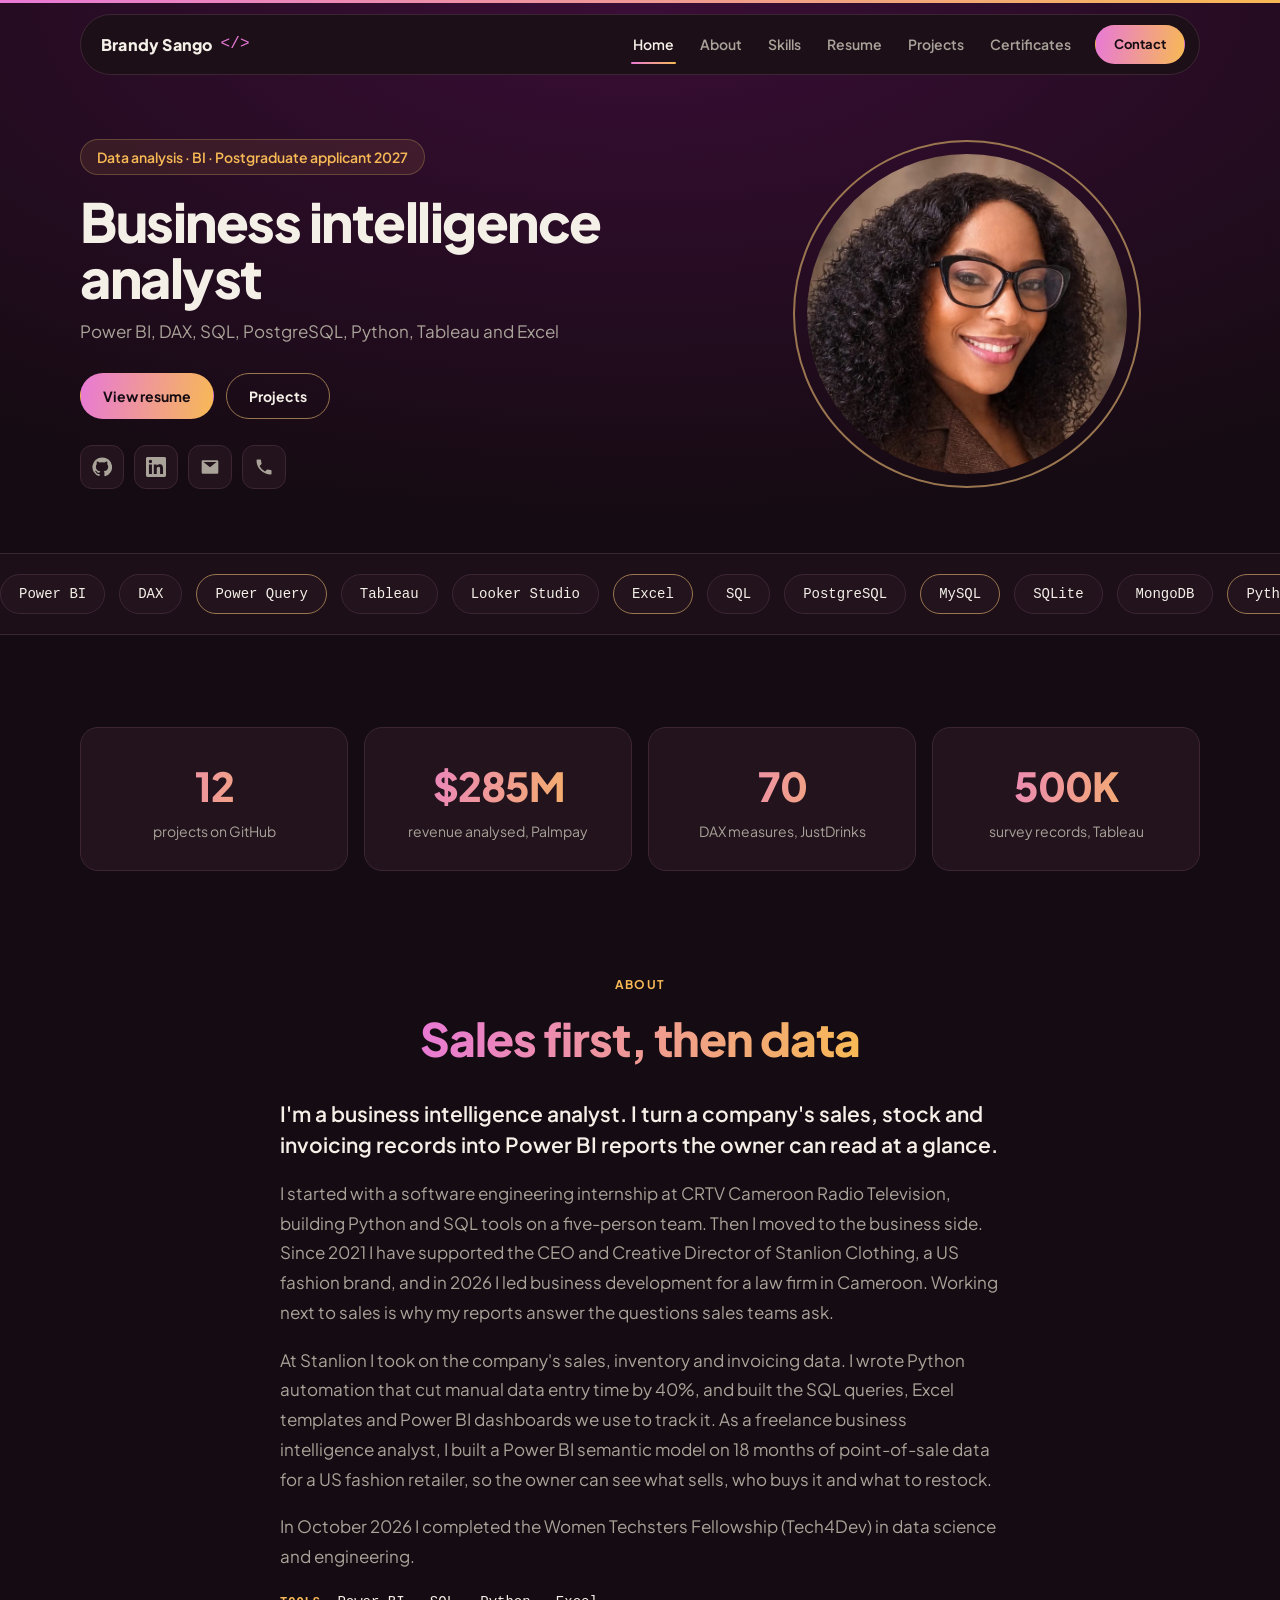
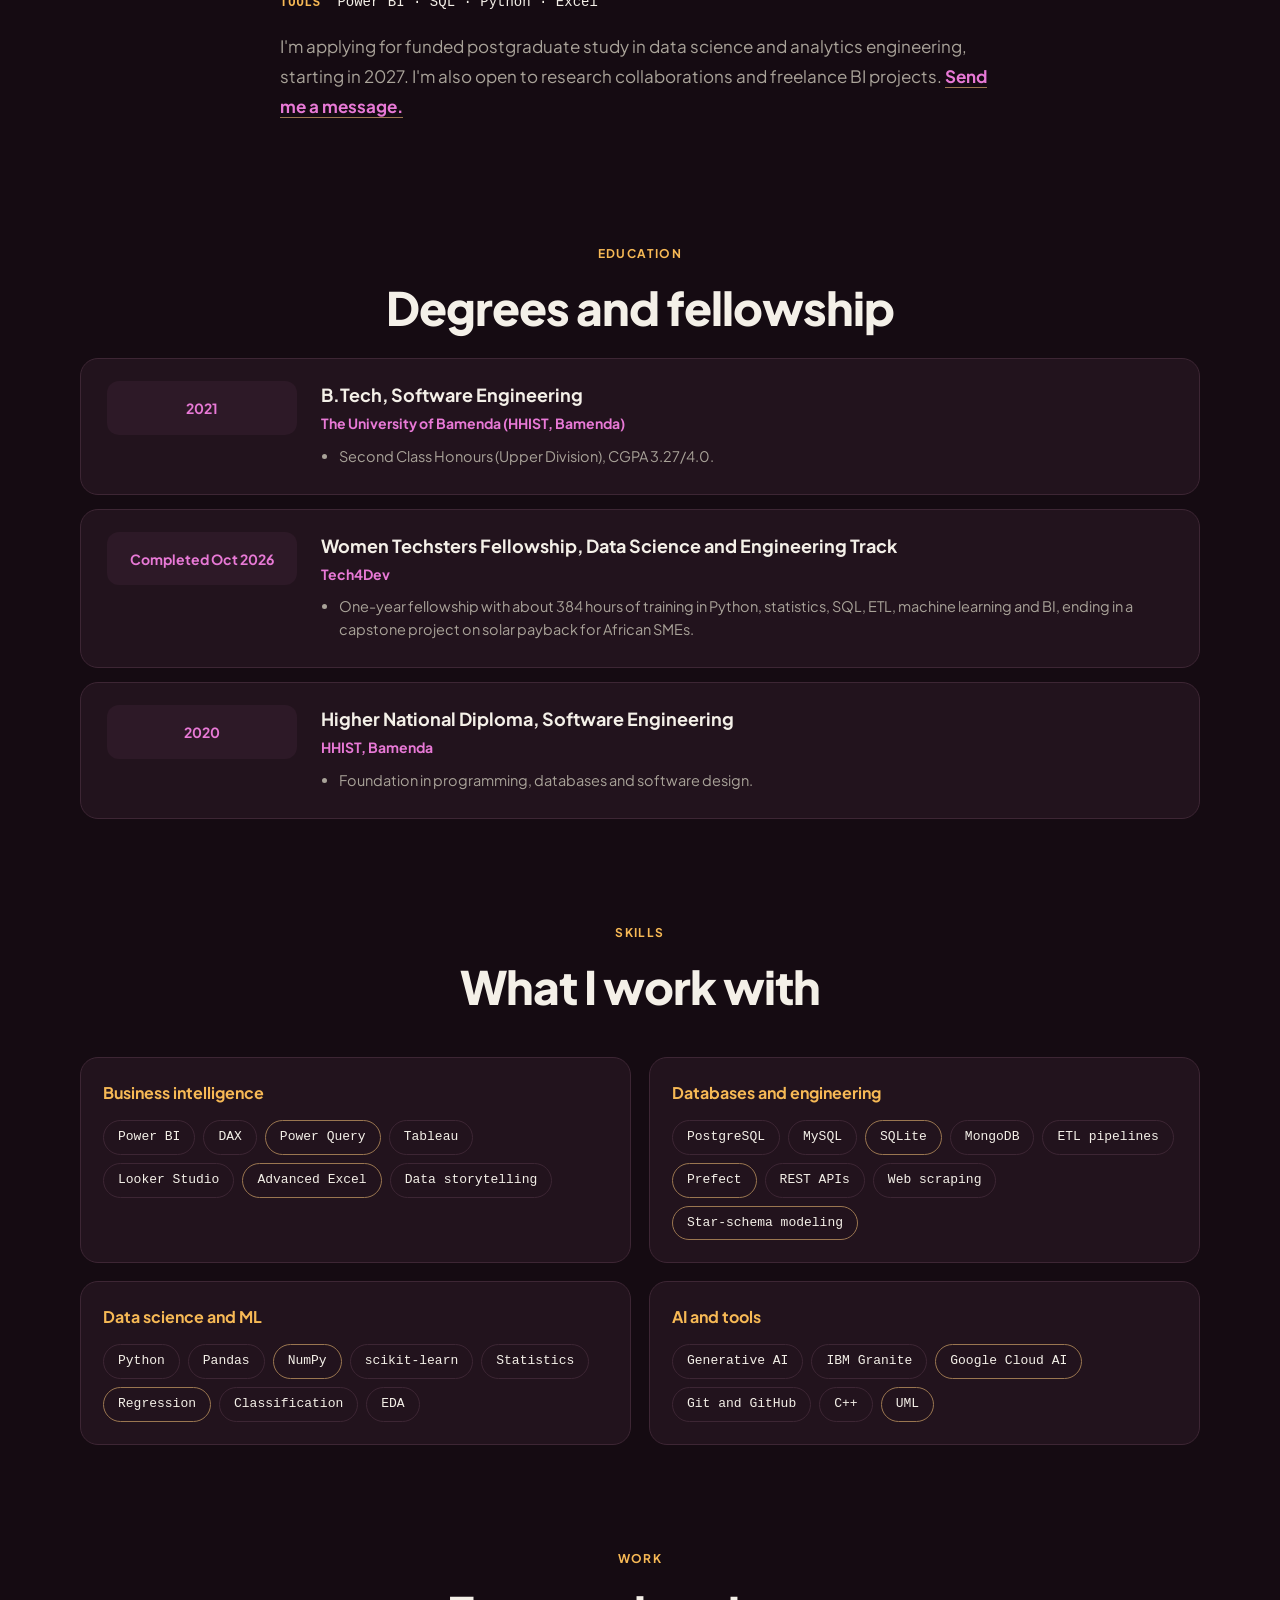
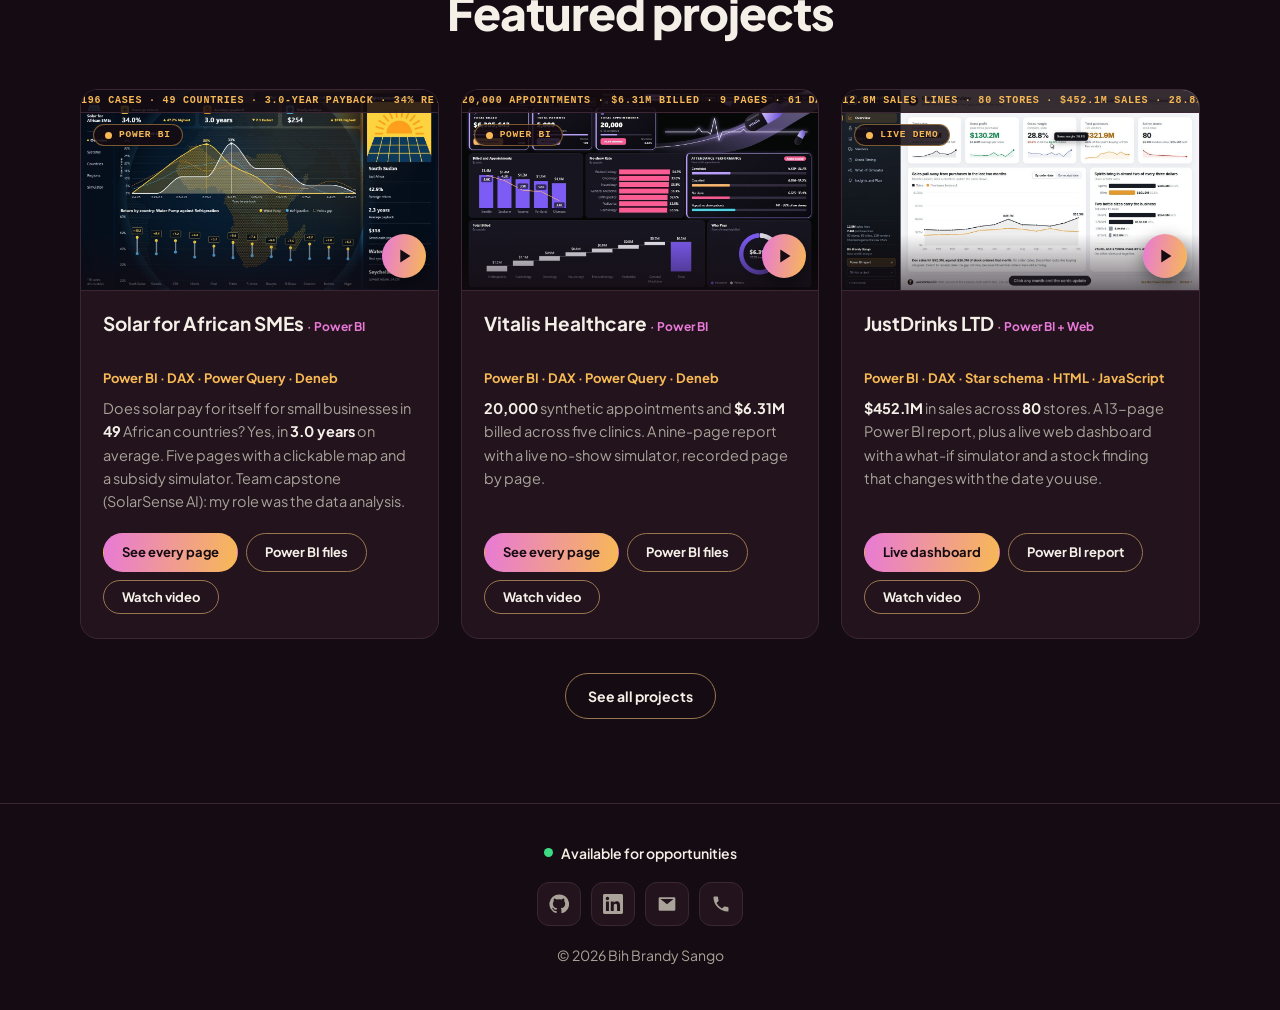
<file: index.html>
<!doctype html>
<html lang="en">
<head>
<meta charset="utf-8">
<meta name="viewport" content="width=device-width, initial-scale=1">
<title>Brandy Sango | Business Intelligence Analyst</title>
<meta name="description" content="Business intelligence analyst building Power BI, Tableau, SQL and Excel reports. Projects, certificates and résumé.">
<link rel="preconnect" href="https://fonts.googleapis.com">
<link rel="preconnect" href="https://fonts.gstatic.com" crossorigin>
<link href="https://fonts.googleapis.com/css2?family=Plus+Jakarta+Sans:wght@400;500;600;700;800&display=swap" rel="stylesheet">
<link rel="stylesheet" href="assets/css/style.css">
</head>
<body>

<header class="nav">
  <a class="logo" href="index.html">Brandy Sango <i>&lt;/&gt;</i></a>
  <button class="burger" aria-label="Menu"><svg width="22" height="22" viewBox="0 0 24 24" fill="none" stroke="currentColor" stroke-width="2" stroke-linecap="round"><path d="M4 7h16M4 12h16M4 17h16"/></svg></button>
  <nav class="menu">
    <a class="link on" href="index.html">Home</a>
    <a class="link" href="index.html#about">About</a>
    <a class="link" href="index.html#skills">Skills</a>
    <a class="link" href="resume.html">Resume</a>
    <a class="link" href="projects.html">Projects</a>
    <a class="link" href="certificates.html">Certificates</a>
    <a class="btn fill sm" href="contact.html">Contact</a>
  </nav>
</header>

<main>
<section class="hero">
  <div class="wrap">
    <div class="hgrid">
      <div class="htext">
        <span class="pill">Data analysis · BI · Postgraduate applicant 2027</span>
        <h1>Business intelligence<br>analyst</h1>
        <p class="tools">Power BI, DAX, SQL, PostgreSQL, Python, Tableau and Excel</p>
        <div class="cta">
          <a class="btn fill" href="assets/docs/Bih-Brandy-Sango-Resume-BI-Analyst.pdf" target="_blank" rel="noopener">View resume</a>
          <a class="btn line" href="projects.html">Projects</a>
        </div>
        <div class="social">
          <a href="https://github.com/bihbrandysango-cloud" aria-label="GitHub" target="_blank" rel="noopener"><svg viewBox="0 0 24 24"><path d="M12 .5a11.5 11.5 0 0 0-3.64 22.41c.58.1.79-.25.79-.56v-2c-3.2.7-3.88-1.37-3.88-1.37-.52-1.33-1.28-1.69-1.28-1.69-1.05-.72.08-.7.08-.7 1.15.08 1.76 1.19 1.76 1.19 1.02 1.76 2.68 1.25 3.34.96.1-.74.4-1.25.73-1.54-2.55-.29-5.24-1.28-5.24-5.69 0-1.26.45-2.28 1.19-3.09-.12-.29-.52-1.46.11-3.04 0 0 .97-.31 3.18 1.18a11 11 0 0 1 5.78 0c2.2-1.49 3.17-1.18 3.17-1.18.63 1.58.23 2.75.11 3.04.74.81 1.18 1.83 1.18 3.09 0 4.42-2.69 5.39-5.26 5.68.41.36.78 1.06.78 2.14v3.17c0 .31.21.67.8.56A11.5 11.5 0 0 0 12 .5z"/></svg></a>
          <a href="https://www.linkedin.com/in/bihbrandy/" aria-label="LinkedIn" target="_blank" rel="noopener"><svg viewBox="0 0 24 24"><path d="M20.45 20.45h-3.56v-5.57c0-1.33-.03-3.04-1.85-3.04-1.86 0-2.14 1.45-2.14 2.95v5.66H9.35V9h3.41v1.56h.05c.48-.9 1.64-1.85 3.37-1.85 3.6 0 4.27 2.37 4.27 5.46v6.28zM5.34 7.43a2.06 2.06 0 1 1 0-4.12 2.06 2.06 0 0 1 0 4.12zM7.12 20.45H3.56V9h3.56v11.45zM22.22 0H1.77C.79 0 0 .77 0 1.73v20.54C0 23.23.79 24 1.77 24h20.45c.98 0 1.78-.77 1.78-1.73V1.73C24 .77 23.2 0 22.22 0z"/></svg></a>
          <a href="mailto:bihbrandy15@gmail.com" aria-label="Email"><svg viewBox="0 0 24 24"><path d="M2 5.5A1.5 1.5 0 0 1 3.5 4h17A1.5 1.5 0 0 1 22 5.5v13a1.5 1.5 0 0 1-1.5 1.5h-17A1.5 1.5 0 0 1 2 18.5v-13zm2.2.5L12 12.2 19.8 6H4.2z"/></svg></a>
          <a href="tel:+237651899848" aria-label="Call +237 651 899 848"><svg viewBox="0 0 24 24"><path d="M6.62 10.79a15.05 15.05 0 0 0 6.59 6.59l2.2-2.2a1 1 0 0 1 1.01-.24 11.36 11.36 0 0 0 3.58.57 1 1 0 0 1 1 1V20a1 1 0 0 1-1 1A17 17 0 0 1 3 4a1 1 0 0 1 1-1h3.5a1 1 0 0 1 1 1c0 1.25.2 2.45.57 3.57a1 1 0 0 1-.25 1.02l-2.2 2.2z"/></svg></a>
        </div>
      </div>
      <div class="photo">
        <div class="ring"></div>
        <div class="frame"><img src="assets/img/headshot-circle-2026-11.jpg" alt="Portrait of Brandy Sango"></div>
      </div>
    </div>
  </div>
</section>

<div class="marquee" aria-label="Skills">
  <div class="track">
    <span class="chip">Power BI</span><span class="chip">DAX</span><span class="chip">Power Query</span><span class="chip">Tableau</span><span class="chip">Looker Studio</span><span class="chip">Excel</span><span class="chip">SQL</span><span class="chip">PostgreSQL</span><span class="chip">MySQL</span><span class="chip">SQLite</span><span class="chip">MongoDB</span><span class="chip">Python</span><span class="chip">Pandas</span><span class="chip">NumPy</span><span class="chip">scikit-learn</span><span class="chip">ETL</span><span class="chip">Prefect</span><span class="chip">REST APIs</span><span class="chip">Web scraping</span><span class="chip">Data modeling</span><span class="chip">Machine learning</span><span class="chip">Generative AI</span><span class="chip">Git</span>
    <span class="chip">Power BI</span><span class="chip">DAX</span><span class="chip">Power Query</span><span class="chip">Tableau</span><span class="chip">Looker Studio</span><span class="chip">Excel</span><span class="chip">SQL</span><span class="chip">PostgreSQL</span><span class="chip">MySQL</span><span class="chip">SQLite</span><span class="chip">MongoDB</span><span class="chip">Python</span><span class="chip">Pandas</span><span class="chip">NumPy</span><span class="chip">scikit-learn</span><span class="chip">ETL</span><span class="chip">Prefect</span><span class="chip">REST APIs</span><span class="chip">Web scraping</span><span class="chip">Data modeling</span><span class="chip">Machine learning</span><span class="chip">Generative AI</span><span class="chip">Git</span>
  </div>
</div>

<section>
  <div class="wrap">
    <div class="stats">
      <div class="stat rv"><b class="grad" data-count="12">0</b><span>projects on GitHub</span></div>
      <div class="stat rv d1"><b class="grad" data-count="285" data-prefix="$" data-suffix="M">0</b><span>revenue analysed, Palmpay</span></div>
      <div class="stat rv d2"><b class="grad" data-count="70">0</b><span>DAX measures, JustDrinks</span></div>
      <div class="stat rv d3"><b class="grad" data-count="500" data-suffix="K">0</b><span>survey records, Tableau</span></div>
    </div>
  </div>
</section>

<section id="about" style="padding-top:20px">
  <div class="wrap about">
    <div class="eyebrow">About</div>
    <h2 class="title"><span class="grad">Sales first, then data</span></h2>
    <div class="abtext">
      <p class="lead rv">I'm a business intelligence analyst. I turn a company's sales, stock and invoicing records into Power BI reports the owner can read at a glance.</p>
      <p class="rv">I started with a software engineering internship at CRTV Cameroon Radio Television, building Python and SQL tools on a five-person team. Then I moved to the business side. Since 2021 I have supported the CEO and Creative Director of Stanlion Clothing, a US fashion brand, and in 2026 I led business development for a law firm in Cameroon. Working next to sales is why my reports answer the questions sales teams ask.</p>
      <p class="rv">At Stanlion I took on the company's sales, inventory and invoicing data. I wrote Python automation that cut manual data entry time by 40%, and built the SQL queries, Excel templates and Power BI dashboards we use to track it. As a freelance business intelligence analyst, I built a Power BI semantic model on 18 months of point-of-sale data for a US fashion retailer, so the owner can see what sells, who buys it and what to restock.</p>
      <p class="rv">In October 2026 I completed the Women Techsters Fellowship (Tech4Dev) in data science and engineering.</p>
      <p class="tl rv"><span>Tools</span> Power BI · SQL · Python · Excel</p>
      <p class="rv">I'm applying for funded postgraduate study in data science and analytics engineering, starting in 2027. I'm also open to research collaborations and freelance BI projects. <a class="inl" href="contact.html">Send me a message.</a></p>
    </div>
  </div>
</section>

<section id="education" style="padding-top:20px">
  <div class="wrap">
    <div class="eyebrow">Education</div>
    <h2 class="title">Degrees and fellowship</h2>
    <div class="xlist">
      <div class="xcard rv"><div class="xdate"><b>2021</b></div><div class="xbody"><h3>B.Tech, Software Engineering</h3><div class="cissuer">The University of Bamenda (HHIST, Bamenda)</div><ul><li>Second Class Honours (Upper Division), CGPA 3.27/4.0.</li></ul></div></div>
      <div class="xcard rv"><div class="xdate"><b>Completed Oct 2026</b></div><div class="xbody"><h3>Women Techsters Fellowship, Data Science and Engineering Track</h3><div class="cissuer">Tech4Dev</div><ul><li>One-year fellowship with about 384 hours of training in Python, statistics, SQL, ETL, machine learning and BI, ending in a capstone project on solar payback for African SMEs.</li></ul></div></div>
      <div class="xcard rv"><div class="xdate"><b>2020</b></div><div class="xbody"><h3>Higher National Diploma, Software Engineering</h3><div class="cissuer">HHIST, Bamenda</div><ul><li>Foundation in programming, databases and software design.</li></ul></div></div>
    </div>
  </div>
</section>

<section id="skills" style="padding-top:20px">
  <div class="wrap">
    <div class="eyebrow">Skills</div>
    <h2 class="title">What I work with</h2>
    <div class="skills">
      <div class="skillbox rv d0"><h3>Business intelligence</h3><div class="chips"><span class="chip">Power BI</span><span class="chip">DAX</span><span class="chip">Power Query</span><span class="chip">Tableau</span><span class="chip">Looker Studio</span><span class="chip">Advanced Excel</span><span class="chip">Data storytelling</span></div></div>
      <div class="skillbox rv d1"><h3>Databases and engineering</h3><div class="chips"><span class="chip">PostgreSQL</span><span class="chip">MySQL</span><span class="chip">SQLite</span><span class="chip">MongoDB</span><span class="chip">ETL pipelines</span><span class="chip">Prefect</span><span class="chip">REST APIs</span><span class="chip">Web scraping</span><span class="chip">Star-schema modeling</span></div></div>
      <div class="skillbox rv d2"><h3>Data science and ML</h3><div class="chips"><span class="chip">Python</span><span class="chip">Pandas</span><span class="chip">NumPy</span><span class="chip">scikit-learn</span><span class="chip">Statistics</span><span class="chip">Regression</span><span class="chip">Classification</span><span class="chip">EDA</span></div></div>
      <div class="skillbox rv d3"><h3>AI and tools</h3><div class="chips"><span class="chip">Generative AI</span><span class="chip">IBM Granite</span><span class="chip">Google Cloud AI</span><span class="chip">Git and GitHub</span><span class="chip">C++</span><span class="chip">UML</span></div></div>
    </div>
  </div>
</section>

<section style="padding-top:20px">
  <div class="wrap">
    <div class="eyebrow">Work</div>
    <h2 class="title">Featured projects</h2>
    <div class="cards">
      <article class="pcard vcard rv d0" data-tag="Power BI">
        <div class="shot">
          <div class="ticker" aria-hidden="true"><span>196 CASES  ·  49 COUNTRIES  ·  3.0-YEAR PAYBACK  ·  34% RETURN  ·  SUBSIDY SIMULATOR  ·  POWER BI  ·  196 CASES  ·  49 COUNTRIES  ·  3.0-YEAR PAYBACK  ·  34% RETURN  ·  SUBSIDY SIMULATOR  ·  POWER BI  ·  196 CASES  ·  49 COUNTRIES  ·  3.0-YEAR PAYBACK  ·  34% RETURN  ·  SUBSIDY SIMULATOR  ·  POWER BI  ·  196 CASES  ·  49 COUNTRIES  ·  3.0-YEAR PAYBACK  ·  34% RETURN  ·  SUBSIDY SIMULATOR  ·  POWER BI  ·  </span></div>
          <video class="cover" src="projects/solar/solar-tour.mp4" poster="projects/solar/poster.jpg" muted loop playsinline preload="none" aria-label="Silent screen recording of every page of the Solar for African SMEs Power BI report"></video>
          <span class="badge"><i></i>POWER BI</span>
          <button class="play" type="button" aria-label="Watch the 51-second walkthrough"><svg viewBox="0 0 24 24" width="22" height="22"><path d="M8 5v14l11-7z" fill="currentColor"/></svg></button>
        </div>
        <div class="body">
          <h3>Solar for African SMEs <span class="tag">· Power BI</span></h3>
          <div class="tools-line">Power BI · DAX · Power Query · Deneb</div>
          <p>Does solar pay for itself for small businesses in <strong>49</strong> African countries? Yes, in <strong>3.0 years</strong> on average. Five pages with a clickable map and a subsidy simulator. Team capstone (SolarSense AI): my role was the data analysis.</p>
          <div class="actions"><a class="btn fill sm" href="projects/solar/">See every page</a><a class="btn line sm" href="https://github.com/bihbrandysango-cloud/solar-sme-financial-impact" target="_blank" rel="noopener">Power BI files</a><button class="btn line sm watch" type="button">Watch video</button></div>
        </div>
      </article>
      <article class="pcard vcard rv d0" data-tag="Power BI">
        <div class="shot">
          <div class="ticker" aria-hidden="true"><span>20,000 APPOINTMENTS  ·  $6.31M BILLED  ·  9 PAGES  ·  61 DAX MEASURES  ·  NO-SHOW SIMULATOR  ·  POWER BI  ·  20,000 APPOINTMENTS  ·  $6.31M BILLED  ·  9 PAGES  ·  61 DAX MEASURES  ·  NO-SHOW SIMULATOR  ·  POWER BI  ·  20,000 APPOINTMENTS  ·  $6.31M BILLED  ·  9 PAGES  ·  61 DAX MEASURES  ·  NO-SHOW SIMULATOR  ·  POWER BI  ·  20,000 APPOINTMENTS  ·  $6.31M BILLED  ·  9 PAGES  ·  61 DAX MEASURES  ·  NO-SHOW SIMULATOR  ·  POWER BI  ·  </span></div>
          <video class="cover" src="projects/vitalis/vitalis-tour.mp4" poster="projects/vitalis/poster.jpg" muted loop playsinline preload="none" aria-label="Silent screen recording of every page of the Vitalis Power BI report"></video>
          <span class="badge"><i></i>POWER BI</span>
          <button class="play" type="button" aria-label="Watch the 73-second walkthrough"><svg viewBox="0 0 24 24" width="22" height="22"><path d="M8 5v14l11-7z" fill="currentColor"/></svg></button>
        </div>
        <div class="body">
          <h3>Vitalis Healthcare <span class="tag">· Power BI</span></h3>
          <div class="tools-line">Power BI · DAX · Power Query · Deneb</div>
          <p><strong>20,000</strong> synthetic appointments and <strong>$6.31M</strong> billed across five clinics. A nine-page report with a live no-show simulator, recorded page by page.</p>
          <div class="actions"><a class="btn fill sm" href="projects/vitalis/">See every page</a><a class="btn line sm" href="https://github.com/bihbrandysango-cloud/vitalis-healthcare" target="_blank" rel="noopener">Power BI files</a><button class="btn line sm watch" type="button">Watch video</button></div>
        </div>
      </article>
      <article class="pcard vcard rv d0" data-tag="Capstone">
        <div class="shot">
          <div class="ticker" aria-hidden="true"><span>12.8M SALES LINES  ·  80 STORES  ·  $452.1M SALES  ·  28.8% MARGIN  ·  WHAT-IF SIMULATOR  ·  POWER BI + WEB  ·  12.8M SALES LINES  ·  80 STORES  ·  $452.1M SALES  ·  28.8% MARGIN  ·  WHAT-IF SIMULATOR  ·  POWER BI + WEB  ·  12.8M SALES LINES  ·  80 STORES  ·  $452.1M SALES  ·  28.8% MARGIN  ·  WHAT-IF SIMULATOR  ·  POWER BI + WEB  ·  12.8M SALES LINES  ·  80 STORES  ·  $452.1M SALES  ·  28.8% MARGIN  ·  WHAT-IF SIMULATOR  ·  POWER BI + WEB  ·  </span></div>
          <video class="cover" src="assets/video/justdrinks-walkthrough.mp4" poster="assets/img/projects/justdrinks-cover.jpg" muted loop playsinline preload="none" aria-label="Silent screen recording of the JustDrinks web dashboard"></video>
          <span class="badge"><i></i>LIVE DEMO</span>
          <button class="play" type="button" aria-label="Watch the 55-second walkthrough"><svg viewBox="0 0 24 24" width="22" height="22"><path d="M8 5v14l11-7z" fill="currentColor"/></svg></button>
        </div>
        <div class="body">
          <h3>JustDrinks LTD <span class="tag">· Power BI + Web</span></h3>
          <div class="tools-line">Power BI · DAX · Star schema · HTML · JavaScript</div>
          <p><strong>$452.1M</strong> in sales across <strong>80</strong> stores. A 13-page Power BI report, plus a live web dashboard with a what-if simulator and a stock finding that changes with the date you use.</p>
          <div class="actions"><a class="btn fill sm" href="projects/justdrinks/">Live dashboard</a><a class="btn line sm" href="https://github.com/bihbrandysango-cloud/justdrinks-ltd-analysis#report-pages" target="_blank" rel="noopener">Power BI report</a><button class="btn line sm watch" type="button">Watch video</button></div>
        </div>
      </article>
    </div>
    <div class="more"><a class="btn line" href="projects.html">See all projects</a></div>
  </div>
</section>
</main>

<footer>
  <div class="wrap">
    <div class="avail">Available for opportunities</div>
    <div class="social">
      <a href="https://github.com/bihbrandysango-cloud" aria-label="GitHub" target="_blank" rel="noopener"><svg viewBox="0 0 24 24"><path d="M12 .5a11.5 11.5 0 0 0-3.64 22.41c.58.1.79-.25.79-.56v-2c-3.2.7-3.88-1.37-3.88-1.37-.52-1.33-1.28-1.69-1.28-1.69-1.05-.72.08-.7.08-.7 1.15.08 1.76 1.19 1.76 1.19 1.02 1.76 2.68 1.25 3.34.96.1-.74.4-1.25.73-1.54-2.55-.29-5.24-1.28-5.24-5.69 0-1.26.45-2.28 1.19-3.09-.12-.29-.52-1.46.11-3.04 0 0 .97-.31 3.18 1.18a11 11 0 0 1 5.78 0c2.2-1.49 3.17-1.18 3.17-1.18.63 1.58.23 2.75.11 3.04.74.81 1.18 1.83 1.18 3.09 0 4.42-2.69 5.39-5.26 5.68.41.36.78 1.06.78 2.14v3.17c0 .31.21.67.8.56A11.5 11.5 0 0 0 12 .5z"/></svg></a>
      <a href="https://www.linkedin.com/in/bihbrandy/" aria-label="LinkedIn" target="_blank" rel="noopener"><svg viewBox="0 0 24 24"><path d="M20.45 20.45h-3.56v-5.57c0-1.33-.03-3.04-1.85-3.04-1.86 0-2.14 1.45-2.14 2.95v5.66H9.35V9h3.41v1.56h.05c.48-.9 1.64-1.85 3.37-1.85 3.6 0 4.27 2.37 4.27 5.46v6.28zM5.34 7.43a2.06 2.06 0 1 1 0-4.12 2.06 2.06 0 0 1 0 4.12zM7.12 20.45H3.56V9h3.56v11.45zM22.22 0H1.77C.79 0 0 .77 0 1.73v20.54C0 23.23.79 24 1.77 24h20.45c.98 0 1.78-.77 1.78-1.73V1.73C24 .77 23.2 0 22.22 0z"/></svg></a>
      <a href="mailto:bihbrandy15@gmail.com" aria-label="Email"><svg viewBox="0 0 24 24"><path d="M2 5.5A1.5 1.5 0 0 1 3.5 4h17A1.5 1.5 0 0 1 22 5.5v13a1.5 1.5 0 0 1-1.5 1.5h-17A1.5 1.5 0 0 1 2 18.5v-13zm2.2.5L12 12.2 19.8 6H4.2z"/></svg></a>
      <a href="tel:+237651899848" aria-label="Call +237 651 899 848"><svg viewBox="0 0 24 24"><path d="M6.62 10.79a15.05 15.05 0 0 0 6.59 6.59l2.2-2.2a1 1 0 0 1 1.01-.24 11.36 11.36 0 0 0 3.58.57 1 1 0 0 1 1 1V20a1 1 0 0 1-1 1A17 17 0 0 1 3 4a1 1 0 0 1 1-1h3.5a1 1 0 0 1 1 1c0 1.25.2 2.45.57 3.57a1 1 0 0 1-.25 1.02l-2.2 2.2z"/></svg></a>
    </div>
    © 2026 Bih Brandy Sango
  </div>
</footer>

<script src="assets/js/main.js"></script>
<script src="assets/js/video-card.js"></script>
</body>
</html>
</file>
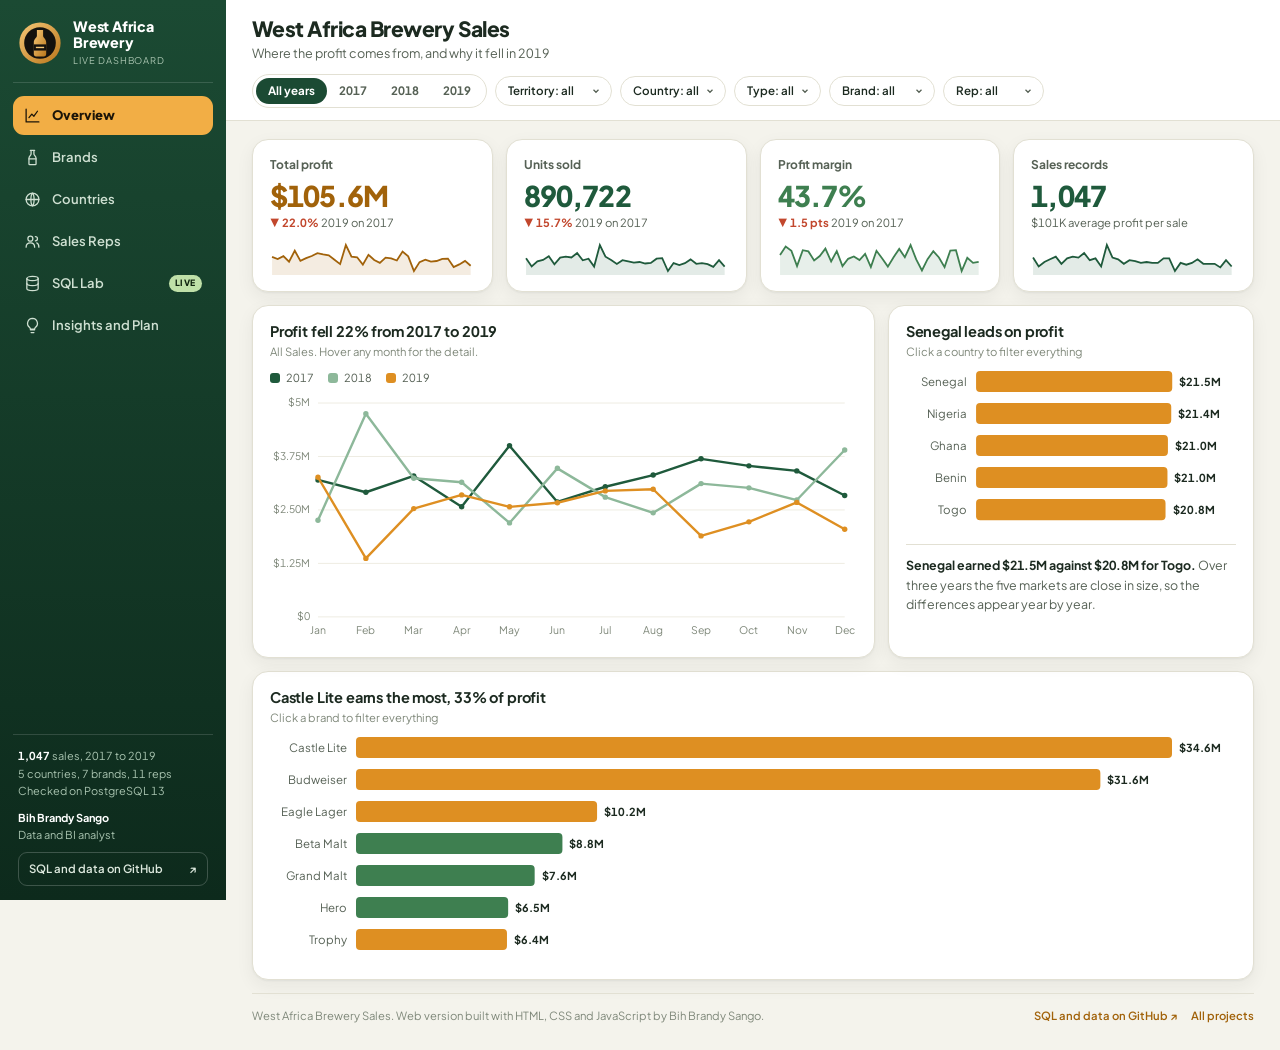
<file: projects/brewery/index.html>
<!doctype html>
<html lang="en">
<head>
<meta charset="utf-8">
<meta name="viewport" content="width=device-width,initial-scale=1">
<title>West Africa Brewery Sales | Live dashboard</title>
<meta name="description" content="Live dashboard and SQL lab on 1,047 brewery sales across five West African countries, 2017 to 2019. Built by Bih Brandy Sango.">
<meta property="og:title" content="West Africa Brewery Sales: Live Dashboard and SQL Lab">
<meta property="og:description" content="Filter 1,047 brewery sales live, and run the 20 SQL queries behind the analysis in your browser. Built by Bih Brandy Sango.">
<meta property="og:image" content="https://bihbrandysango-cloud.github.io/projects/brewery/poster.jpg">
<meta property="og:url" content="https://bihbrandysango-cloud.github.io/projects/brewery/">
<meta property="og:type" content="website">
<link rel="icon" href="data:image/svg+xml,%3Csvg xmlns='http://www.w3.org/2000/svg' viewBox='0 0 64 64'%3E%3Ccircle cx='32' cy='32' r='30' fill='%23E8A33D'/%3E%3Cpath d='M24 14h16v8l5 8v22H19V30l5-8z' fill='%2314110D'/%3E%3C/svg%3E">
<link rel="preconnect" href="https://fonts.googleapis.com"><link rel="preconnect" href="https://fonts.gstatic.com" crossorigin>
<link href="https://fonts.googleapis.com/css2?family=Plus+Jakarta+Sans:wght@400;500;600;700;800&display=swap" rel="stylesheet">
<style>
:root{color-scheme:light;--bg:#F4F3EC;--panel:#FFFFFF;--panel2:#EDF1E7;--line:#E2E0D3;--line2:#EEECE2;--tx:#1C2A20;--tx2:#566155;--tx3:#7F887A;--amber:#DE8F22;--amber2:#A1620A;--hop:#3E7F50;--red:#C2472D;--foam:#1F5A3C;--shadow:0 1px 2px rgba(28,42,32,.05),0 6px 18px rgba(28,42,32,.06);--r:16px;--mono:ui-monospace,'Cascadia Code',Consolas,monospace}
*,*::before,*::after{box-sizing:border-box;margin:0;padding:0}
html{font-size:15px;-webkit-text-size-adjust:100%}
body{font-family:'Plus Jakarta Sans',system-ui,'Segoe UI',sans-serif;background:var(--bg);color:var(--tx);min-height:100vh;line-height:1.45;font-variant-numeric:tabular-nums}
button,select,textarea{font:inherit;color:inherit}button{background:none;border:0;cursor:pointer}
:focus-visible{outline:2px solid var(--amber);outline-offset:2px;border-radius:6px}
a{color:var(--amber2)}
#rail{position:fixed;inset:0 auto 0 0;width:226px;background:linear-gradient(180deg,#1B4A33,#0D2A1C);padding:18px 13px 14px;color:#fff;display:flex;flex-direction:column;z-index:20}
.brand{display:flex;gap:11px;align-items:center;padding:0 5px 15px;border-bottom:1px solid rgba(255,255,255,.14)}
.brand svg{width:44px;height:44px;flex:none}
.brand b{display:block;font-size:.95rem;font-weight:800;letter-spacing:-.015em;line-height:1.15}
.brand span{display:block;font-size:.62rem;letter-spacing:.09em;color:#A9C4B0;text-transform:uppercase;margin-top:3px}
nav{display:flex;flex-direction:column;gap:3px;margin-top:13px}
.nv{display:flex;align-items:center;gap:11px;width:100%;padding:10px 11px;border-radius:11px;color:#CFE0D2;font-size:.87rem;font-weight:600;text-align:left;white-space:nowrap;transition:.15s}
.nv svg{width:17px;height:17px;flex:none;fill:none;stroke:currentColor;stroke-width:1.8;stroke-linecap:round;stroke-linejoin:round}
.nv:hover{background:rgba(255,255,255,.1);color:#fff}
.nv.on{background:#F2AE45;color:#1B1408;font-weight:800}
.nv .new{margin-left:auto;font-size:.58rem;font-weight:800;letter-spacing:.06em;background:#BFE0A8;color:#10240F;padding:2px 6px;border-radius:99px}
.nv.on .new{background:#1B1408;color:#F6C777}
.foot{margin-top:auto;font-size:.73rem;color:#A9C4B0;line-height:1.6;padding:12px 5px 0;border-top:1px solid rgba(255,255,255,.14)}
.foot b{color:#fff}
.lk{display:flex;justify-content:space-between;margin-top:8px;padding:7px 10px;border-radius:9px;border:1px solid rgba(255,255,255,.2);color:#DCE8DD;font-size:.76rem;font-weight:600;text-decoration:none}
.lk:hover{border-color:#F2AE45;color:#fff}
#main{margin-left:226px;min-width:0}
header{position:sticky;top:0;z-index:10;background:rgba(255,255,255,.96);backdrop-filter:blur(10px);border-bottom:1px solid var(--line);padding:14px 26px 12px}
.hrow{display:flex;justify-content:space-between;align-items:center;gap:14px}
h1{font-size:1.4rem;font-weight:800;letter-spacing:-.025em}.hs{font-size:.84rem;color:var(--tx2)}
.filters{display:flex;align-items:center;gap:8px;flex-wrap:wrap;margin-top:11px}
.pills{display:inline-flex;background:var(--panel);border:1px solid var(--line);border-radius:99px;padding:3px}
.pills button{font-size:.77rem;font-weight:700;color:var(--tx2);padding:5px 12px;border-radius:99px}
.pills button.on{background:#1B4A33;color:#fff}
.filters select{appearance:none;-webkit-appearance:none;background:var(--panel) url("data:image/svg+xml,%3Csvg xmlns='http://www.w3.org/2000/svg' width='10' height='10' viewBox='0 0 24 24' fill='none' stroke='%23566155' stroke-width='3'%3E%3Cpath d='M6 9l6 6 6-6'/%3E%3C/svg%3E") no-repeat right 10px center;border:1px solid var(--line);border-radius:99px;font-size:.77rem;font-weight:600;padding:6px 26px 6px 12px;cursor:pointer;max-width:150px}
.filters select.set{border-color:var(--amber);color:var(--amber2)}
.filters select option{background:#fff;color:var(--tx)}
#clear{font-size:.77rem;font-weight:700;color:var(--amber2);text-decoration:underline;display:none}
.view{padding:18px 26px 26px;display:none}.view.on{display:block;animation:rise .22s ease}
@keyframes rise{from{transform:translateY(5px)}to{transform:none}}
@media(prefers-reduced-motion:reduce){.view.on{animation:none}}
.grid{display:grid;gap:13px;margin-bottom:13px}
.g4{grid-template-columns:repeat(4,minmax(0,1fr))}.g2{grid-template-columns:repeat(2,minmax(0,1fr))}.g3{grid-template-columns:repeat(3,minmax(0,1fr))}.g21{grid-template-columns:minmax(0,1.7fr) minmax(0,1fr)}
.card{background:var(--panel);border:1px solid var(--line);border-radius:var(--r);padding:16px 17px;min-width:0;box-shadow:var(--shadow)}
.kl{font-size:.8rem;font-weight:700;color:var(--tx2)}.kv{font-size:1.9rem;font-weight:800;letter-spacing:-.03em;line-height:1.15;margin:5px 0 2px}.kd{font-size:.75rem;color:var(--tx2);min-height:1.2em}
.up{color:var(--hop);font-weight:700}.dn{color:var(--red);font-weight:700}
.spark{display:block;width:100%;height:36px;margin-top:9px}
h2{font-size:.97rem;font-weight:700;letter-spacing:-.012em;line-height:1.3}.cs{font-size:.75rem;color:var(--tx3);margin:2px 0 10px}
.chart{width:100%}.chart svg{display:block;width:100%;height:auto;overflow:visible}
.take{margin-top:11px;padding-top:11px;border-top:1px solid var(--line);font-size:.83rem;color:var(--tx2);line-height:1.55}.take b{color:var(--tx)}
.legend{display:flex;gap:14px;flex-wrap:wrap;font-size:.74rem;color:var(--tx2);margin-bottom:6px}.legend i{display:inline-block;width:10px;height:10px;border-radius:3px;margin-right:6px;vertical-align:-1px}
.axis{font-size:10.5px;fill:var(--tx3)}.val{font-size:11px;font-weight:700;fill:var(--tx)}.lab{font-size:11.5px;fill:var(--tx2)}.note{font-size:10.5px;fill:var(--tx3)}
.clk{cursor:pointer}.clk:hover rect.bar{opacity:.8}.sel .lab{fill:var(--amber2);font-weight:700}
.tw{overflow-x:auto}table{width:100%;border-collapse:collapse;font-size:.81rem}
th{font-size:.68rem;text-transform:uppercase;letter-spacing:.05em;color:var(--tx3);font-weight:700;padding:6px 9px;text-align:right;border-bottom:1px solid var(--line);white-space:nowrap}
td{padding:7px 9px;text-align:right;border-bottom:1px solid var(--line2);white-space:nowrap}
th:first-child,td:first-child{text-align:left}td:first-child{font-weight:600}tr:last-child td{border-bottom:0}
.tag{font-size:.66rem;font-weight:700;padding:1px 7px;border-radius:99px;background:#FBF0DD;color:var(--amber2)}.tag.m{background:var(--panel2);color:var(--hop)}
.empty{padding:50px 10px;text-align:center;color:var(--tx2)}
#tip{position:fixed;pointer-events:none;background:#12261B;color:#fff;font-size:.76rem;line-height:1.5;padding:8px 11px;border-radius:8px;opacity:0;z-index:60;max-width:260px}
/* SQL lab */
.lab-grid{display:grid;grid-template-columns:270px minmax(0,1fr);gap:13px;align-items:start}
.qlist{max-height:calc(100vh - 190px);overflow:auto;padding:8px}
.qh{font-size:.66rem;font-weight:800;letter-spacing:.09em;text-transform:uppercase;color:var(--tx3);padding:9px 8px 4px}
.q{display:flex;gap:9px;width:100%;text-align:left;padding:7px 8px;border-radius:9px;font-size:.78rem;color:var(--tx2);line-height:1.35}
.q b{font-family:var(--mono);font-size:.72rem;color:var(--amber2);flex:none;padding-top:1px}.q:hover{background:var(--panel2);color:var(--tx)}.q.on{background:var(--panel2);color:var(--tx);box-shadow:inset 3px 0 0 var(--hop)}
#sql{width:100%;min-height:210px;background:#12261B;border:1px solid #12261B;border-radius:11px;padding:13px 14px;font-family:var(--mono);font-size:.84rem;line-height:1.6;color:#E9DFCB;resize:vertical;white-space:pre;overflow:auto;tab-size:4}
#sql:focus{outline:none;border-color:var(--amber)}
.bar-run{display:flex;align-items:center;gap:10px;flex-wrap:wrap;margin:10px 0}
.run{background:#1B4A33;color:#fff;font-weight:800;font-size:.84rem;padding:8px 17px;border-radius:99px}.run:hover{background:#256143}.run:disabled{opacity:.5;cursor:wait}
.reset{font-size:.78rem;font-weight:600;color:var(--tx2);text-decoration:underline}
.meta{font-size:.75rem;color:var(--tx3);margin-left:auto;font-family:var(--mono)}
.err{background:#FBECE8;border:1px solid #EFC6BB;color:#8E2F1B;border-radius:10px;padding:10px 12px;font-family:var(--mono);font-size:.78rem;white-space:pre-wrap}
.fix{border-left:3px solid var(--hop);background:#EEF5EA;padding:9px 12px;border-radius:0 9px 9px 0;font-size:.8rem;color:#34523C;margin-bottom:11px;line-height:1.5}
.fix b{color:#1C2A20}
.res{max-height:330px;overflow:auto}
.res td{font-family:var(--mono);font-size:.79rem}
.hint{font-size:.74rem;color:var(--tx3);margin-top:9px;line-height:1.5}.hint code{font-family:var(--mono);color:var(--amber2)}
.rec{display:grid;grid-template-columns:32px minmax(0,1fr);gap:12px;padding:12px 0;border-bottom:1px solid var(--line2)}.rec:last-child{border:0;padding-bottom:0}
.rec .n{width:30px;height:30px;border-radius:9px;background:var(--panel2);color:var(--amber2);display:grid;place-items:center;font-weight:800;font-size:.85rem}
.rec h3{font-size:.9rem;font-weight:700}.rec p{font-size:.81rem;color:var(--tx2);margin-top:2px;line-height:1.5}
.pri{font-size:.62rem;font-weight:800;letter-spacing:.05em;padding:1px 7px;border-radius:99px;margin-left:6px;vertical-align:1px;background:var(--panel2);color:var(--tx2)}.pri.h{background:#FBE5DF;color:#A83B23}
.pfoot{display:flex;justify-content:space-between;gap:12px;flex-wrap:wrap;font-size:.75rem;color:var(--tx3);border-top:1px solid var(--line);padding-top:13px;margin-top:6px}
.pfoot a{text-decoration:none;font-weight:600;margin-left:13px}.pfoot a:hover{text-decoration:underline}
@media(max-width:1180px){.g4{grid-template-columns:repeat(2,minmax(0,1fr))}.lab-grid{grid-template-columns:minmax(0,1fr)}.qlist{max-height:230px}}
@media(max-width:860px){
#rail{position:sticky;top:0;bottom:auto;width:auto;flex-direction:row;align-items:center;padding:8px 11px;overflow-x:auto;gap:8px;border-right:0;border-bottom:1px solid var(--line)}
.brand{border:0;padding:0}.brand div,.foot{display:none}.brand svg{width:32px;height:32px}
nav{flex-direction:row;margin:0}.nv{padding:7px 10px;font-size:.78rem}.nv .new{display:none}
#main{margin-left:0}header{position:static;padding:12px 16px}.view{padding:14px 16px 24px}
.g2,.g3,.g21{grid-template-columns:minmax(0,1fr)}.filters select{max-width:46%}
}
@media(max-width:480px){.kv{font-size:1.55rem}.card{padding:13px}.meta{margin-left:0;width:100%}}
</style>
</head>
<body>
<aside id="rail">
  <div class="brand">
    <svg viewBox="0 0 64 64" role="img" aria-label="West Africa Brewery mark"><defs><linearGradient id="cap" x1="0" y1="0" x2="1" y2="1"><stop offset="0" stop-color="#F6C777"/><stop offset="1" stop-color="#B9761B"/></linearGradient></defs><path d="M32 2l5.3 4.2 6.4-2 3.7 5.6 6.7-.2 1.4 6.6 6.2 2.5-1 6.6 5 4.5-3.2 5.9 3.2 5.9-5 4.5" fill="none"/><circle cx="32" cy="32" r="30" fill="url(#cap)"/><circle cx="32" cy="32" r="23" fill="#14110D"/><path d="M27.5 13h9v8.5c0 3 4.5 4.7 4.5 9.5v17.5a3 3 0 0 1-3 3H26a3 3 0 0 1-3-3V31c0-4.8 4.5-6.500 4.500-9.500z" fill="url(#cap)"/><rect x="23" y="34" width="18" height="9" fill="#14110D"/><rect x="26" y="37.500" width="12" height="2" fill="#F6C777"/></svg>
    <div><b>West Africa Brewery</b><span>Live dashboard</span></div>
  </div>
  <nav id="nav" aria-label="Dashboard pages"></nav>
  <div class="foot"><b>1,047</b> sales, 2017 to 2019<br>5 countries, 7 brands, 11 reps<br>Checked on PostgreSQL 13
    <div style="margin-top:9px"><b>Bih Brandy Sango</b><br>Data and BI analyst</div>
    <a class="lk" href="https://github.com/bihbrandysango-cloud/west-africa-brewery-sql-analysis" target="_blank" rel="noopener">SQL and data on GitHub <span>↗</span></a>
  </div>
</aside>
<div id="main">
  <header>
    <div class="hrow"><div><h1 id="h"></h1><div class="hs" id="hs"></div></div></div>
    <div class="filters" id="filters"></div>
  </header>
  <main id="views"></main>
</div>
<div id="tip" role="status"></div>
<script>
const RAW={"cols":["sales_id","sales_rep","brands","plant_cost","unit_price","quantity","costs","profit","countries","region","months","years"],"rows":[[10101,"Jardine","trophy",150,200,725,145000,36250,"Ghana","Southeast","January",2019],[10102,"Gill","budweiser",250,500,815,407500,203750,"Nigeria","west","February",2018],[10103,"Sorvino","castle lite",180,450,937,421650,252990,"Togo","southsouth","March",2018],[10104,"Jones","eagle lager",170,250,765,191250,61200,"Benin","northwest","April",2018],[10105,"Andrews","hero",150,200,836,167200,41800,"Senegal","northeast","May",2017],[10106,"Jardine","beta malt",80,150,798,119700,55860,"Ghana","northcentral","June",2019],[10107,"Thompson","grand malt",90,150,954,143100,57240,"Nigeria","Southeast","July",2017],[10108,"Jones","trophy",150,200,812,162400,40600,"Togo","west","August",2018],[10109,"Morgan","budweiser",250,500,700,350000,175000,"Benin","southsouth","September",2019],[10110,"Howard","castle lite",180,450,745,335250,201150,"Senegal","northwest","October",2017],[10111,"Parent","eagle lager",170,250,861,215250,68880,"Ghana","northeast","November",2017],[10112,"Jones","hero",150,200,902,180400,45100,"Nigeria","northcentral","December",2019],[10113,"Smith","beta malt",80,150,731,109650,51170,"Togo","Southeast","January",2018],[10114,"Jones","grand malt",90,150,843,126450,50580,"Benin","west","February",2017],[10115,"Morgan","trophy",150,200,939,187800,46950,"Senegal","southsouth","March",2018],[10116,"Jones","budweiser",250,500,709,354500,177250,"Ghana","northwest","April",2019],[10117,"Parent","castle lite",180,450,837,376650,225990,"Nigeria","northeast","May",2017],[10118,"Kivell","eagle lager",170,250,910,227500,72800,"Togo","northcentral","June",2018],[10119,"Smith","hero",150,200,996,199200,49800,"Benin","Southeast","July",2019],[10120,"Parent","beta malt",80,150,731,109650,51170,"Senegal","west","August",2017],[10121,"Gill","grand malt",90,150,898,134700,53880,"Ghana","southsouth","September",2017],[10122,"Smith","trophy",150,200,860,172000,43000,"Nigeria","northwest","October",2018],[10123,"Jones","budweiser",250,500,859,429500,214750,"Togo","northeast","November",2017],[10124,"Sorvino","castle lite",180,450,857,385650,231390,"Benin","northcentral","December",2017],[10125,"Jardine","eagle lager",170,250,715,178750,57200,"Senegal","Southeast","January",2018],[10126,"Andrews","hero",150,200,999,199800,49950,"Ghana","west","February",2018],[10127,"Howard","beta malt",80,150,982,147300,68740,"Nigeria","southsouth","March",2017],[10128,"Gill","grand malt",90,150,920,138000,55200,"Togo","northwest","April",2018],[10129,"Gill","trophy",150,200,875,175000,43750,"Benin","northeast","May",2017],[10130,"Kivell","budweiser",250,500,945,472500,236250,"Senegal","northcentral","June",2019],[10131,"Jones","castle lite",180,450,794,357300,214380,"Ghana","Southeast","July",2019],[10132,"Morgan","eagle lager",170,250,826,206500,66080,"Nigeria","west","August",2017],[10133,"Kivell","hero",150,200,1000,200000,50000,"Togo","southsouth","September",2019],[10134,"Sorvino","beta malt",80,150,804,120600,56280,"Benin","northwest","October",2018],[10135,"Gill","grand malt",90,150,890,133500,53400,"Senegal","northeast","November",2017],[10136,"Sorvino","trophy",150,200,870,174000,43500,"Ghana","northcentral","December",2017],[10137,"Thompson","budweiser",250,500,821,410500,205250,"Nigeria","Southeast","January",2017],[10138,"Andrews","castle lite",180,450,950,427500,256500,"Togo","west","February",2018],[10139,"Jardine","eagle lager",170,250,784,196000,62720,"Benin","southsouth","March",2019],[10140,"Jardine","hero",150,200,999,199800,49950,"Senegal","northwest","April",2019],[10141,"Andrews","beta malt",80,150,894,134100,62580,"Ghana","northeast","May",2019],[10142,"Jardine","grand malt",90,150,827,124050,49620,"Nigeria","northcentral","June",2017],[10143,"Gill","trophy",150,200,779,155800,38950,"Togo","Southeast","July",2018],[10144,"Sorvino","budweiser",250,500,835,417500,208750,"Benin","west","August",2017],[10145,"Jones","castle lite",180,450,801,360450,216270,"Senegal","southsouth","September",2018],[10146,"Andrews","eagle lager",170,250,710,177500,56800,"Ghana","northwest","October",2017],[10147,"Jardine","hero",150,200,952,190400,47600,"Nigeria","northeast","November",2017],[10148,"Thompson","beta malt",80,150,891,133650,62370,"Togo","northcentral","December",2017],[10149,"Jones","grand malt",90,150,781,117150,46860,"Benin","Southeast","January",2018],[10150,"Morgan","trophy",150,200,845,169000,42250,"Senegal","west","February",2019],[10151,"Howard","budweiser",250,500,719,359500,179750,"Ghana","southsouth","March",2018],[10152,"Parent","castle lite",180,450,878,395100,237060,"Nigeria","northwest","April",2019],[10153,"Jones","eagle lager",170,250,832,208000,66560,"Togo","northeast","May",2018],[10154,"Smith","hero",150,200,766,153200,38300,"Benin","northcentral","June",2017],[10155,"Jones","beta malt",80,150,726,108900,50820,"Senegal","Southeast","July",2018],[10156,"Morgan","grand malt",90,150,962,144300,57720,"Ghana","west","August",2017],[10157,"Jones","trophy",150,200,920,184000,46000,"Nigeria","southsouth","September",2018],[10158,"Parent","budweiser",250,500,776,388000,194000,"Togo","northwest","October",2017],[10159,"Kivell","castle lite",180,450,872,392400,235440,"Benin","northeast","November",2018],[10160,"Smith","eagle lager",170,250,831,207750,66480,"Senegal","northcentral","December",2017],[10161,"Parent","hero",150,200,847,169400,42350,"Ghana","Southeast","January",2019],[10162,"Gill","beta malt",80,150,931,139650,65170,"Nigeria","west","February",2018],[10163,"Smith","grand malt",90,150,768,115200,46080,"Togo","southsouth","March",2017],[10164,"Jones","trophy",150,200,736,147200,36800,"Benin","northwest","April",2017],[10165,"Sorvino","budweiser",250,500,780,390000,195000,"Senegal","northeast","May",2019],[10166,"Jardine","castle lite",180,450,918,413100,247860,"Ghana","northcentral","June",2017],[10167,"Andrews","eagle lager",170,250,769,192250,61520,"Nigeria","Southeast","July",2019],[10168,"Howard","hero",150,200,712,142400,35600,"Togo","west","August",2019],[10169,"Gill","beta malt",80,150,768,115200,53760,"Benin","southsouth","September",2017],[10170,"Gill","grand malt",90,150,940,141000,56400,"Senegal","northwest","October",2018],[10171,"Kivell","trophy",150,200,948,189600,47400,"Ghana","northeast","November",2018],[10172,"Jones","budweiser",250,500,869,434500,217250,"Nigeria","northcentral","December",2018],[10173,"Morgan","castle lite",180,450,727,327150,196290,"Togo","Southeast","January",2019],[10174,"Kivell","eagle lager",170,250,833,208250,66640,"Benin","west","February",2018],[10175,"Sorvino","hero",150,200,974,194800,48700,"Senegal","southsouth","March",2018],[10176,"Gill","beta malt",80,150,713,106950,49910,"Ghana","northwest","April",2017],[10177,"Sorvino","grand malt",90,150,729,109350,43740,"Nigeria","northeast","May",2017],[10178,"Thompson","trophy",150,200,946,189200,47300,"Togo","northcentral","June",2019],[10179,"Andrews","budweiser",250,500,739,369500,184750,"Benin","Southeast","July",2017],[10180,"Jardine","castle lite",180,450,795,357750,214650,"Senegal","west","August",2019],[10181,"Jardine","eagle lager",170,250,701,175250,56080,"Ghana","southsouth","September",2018],[10182,"Andrews","hero",150,200,773,154600,38650,"Nigeria","northwest","October",2019],[10183,"Jones","beta malt",80,150,801,120150,56070,"Togo","northeast","November",2018],[10184,"Morgan","grand malt",90,150,892,133800,53520,"Benin","northcentral","December",2017],[10185,"Kivell","trophy",150,200,739,147800,36950,"Senegal","Southeast","January",2018],[10186,"Sorvino","budweiser",250,500,704,352000,176000,"Ghana","west","February",2018],[10187,"Gill","castle lite",180,450,879,395550,237330,"Nigeria","southsouth","March",2018],[10188,"Sorvino","eagle lager",170,250,993,248250,79440,"Togo","northwest","April",2017],[10189,"Thompson","hero",150,200,820,164000,41000,"Benin","northeast","May",2018],[10190,"Andrews","beta malt",80,150,869,130350,60830,"Senegal","northcentral","June",2018],[10191,"Jardine","grand malt",90,150,902,135300,54120,"Ghana","Southeast","July",2019],[10192,"Jardine","trophy",150,200,981,196200,49050,"Nigeria","west","August",2019],[10193,"Andrews","budweiser",250,500,722,361000,180500,"Togo","southsouth","September",2017],[10194,"Jardine","castle lite",180,450,849,382050,229230,"Benin","northwest","October",2017],[10195,"Gill","eagle lager",170,250,910,227500,72800,"Senegal","northeast","November",2019],[10196,"Sorvino","hero",150,200,959,191800,47950,"Ghana","northcentral","December",2018],[10197,"Jones","beta malt",80,150,896,134400,62720,"Nigeria","Southeast","January",2019],[10198,"Andrews","grand malt",90,150,856,128400,51360,"Togo","west","February",2017],[10199,"Jardine","trophy",150,200,817,163400,40850,"Benin","southsouth","March",2017],[10200,"Thompson","budweiser",250,500,729,364500,182250,"Senegal","northwest","April",2017],[10201,"Jones","castle lite",180,450,805,362250,217350,"Ghana","northeast","May",2017],[10202,"Morgan","eagle lager",170,250,828,207000,66240,"Nigeria","northcentral","June",2019],[10203,"Howard","hero",150,200,990,198000,49500,"Togo","Southeast","July",2019],[10204,"Parent","beta malt",80,150,831,124650,58170,"Benin","west","August",2017],[10205,"Jones","grand malt",90,150,903,135450,54180,"Senegal","southsouth","September",2019],[10206,"Smith","trophy",150,200,751,150200,37550,"Ghana","northwest","October",2017],[10207,"Jones","budweiser",250,500,990,495000,247500,"Nigeria","northeast","November",2019],[10208,"Jardine","castle lite",180,450,878,395100,237060,"Togo","northcentral","December",2018],[10209,"Gill","eagle lager",170,250,720,180000,57600,"Benin","Southeast","January",2017],[10210,"Sorvino","hero",150,200,777,155400,38850,"Senegal","west","February",2017],[10211,"Jones","beta malt",80,150,848,127200,59360,"Ghana","southsouth","March",2019],[10212,"Andrews","grand malt",90,150,874,131100,52440,"Nigeria","northwest","April",2017],[10213,"Jardine","trophy",150,200,739,147800,36950,"Togo","northeast","May",2017],[10214,"Thompson","budweiser",250,500,704,352000,176000,"Benin","northcentral","June",2018],[10215,"Jones","castle lite",180,450,855,384750,230850,"Senegal","Southeast","July",2019],[10216,"Morgan","eagle lager",170,250,971,242750,77680,"Ghana","west","August",2018],[10217,"Howard","hero",150,200,957,191400,47850,"Nigeria","southsouth","September",2019],[10218,"Parent","beta malt",80,150,769,115350,53830,"Togo","northwest","October",2017],[10219,"Jones","grand malt",90,150,710,106500,42600,"Benin","northeast","November",2019],[10220,"Smith","trophy",150,200,917,183400,45850,"Senegal","northcentral","December",2019],[10221,"Jones","budweiser",250,500,727,363500,181750,"Ghana","Southeast","January",2017],[10222,"Morgan","castle lite",180,450,768,345600,207360,"Nigeria","west","February",2018],[10223,"Jones","eagle lager",170,250,870,217500,69600,"Togo","southsouth","March",2019],[10224,"Parent","hero",150,200,914,182800,45700,"Benin","northwest","April",2019],[10225,"Kivell","beta malt",80,150,763,114450,53410,"Senegal","northeast","May",2019],[10226,"Smith","grand malt",90,150,951,142650,57060,"Ghana","northcentral","June",2017],[10227,"Parent","trophy",150,200,810,162000,40500,"Nigeria","Southeast","July",2018],[10228,"Gill","budweiser",250,500,886,443000,221500,"Togo","west","August",2019],[10229,"Smith","castle lite",180,450,984,442800,265680,"Benin","southsouth","September",2018],[10230,"Jones","eagle lager",170,250,974,243500,77920,"Senegal","northwest","October",2017],[10231,"Sorvino","hero",150,200,901,180200,45050,"Ghana","northeast","November",2019],[10232,"Jardine","beta malt",80,150,934,140100,65380,"Nigeria","northcentral","December",2019],[10233,"Andrews","grand malt",90,150,832,124800,49920,"Togo","Southeast","January",2017],[10234,"Howard","trophy",150,200,840,168000,42000,"Benin","west","February",2018],[10235,"Gill","budweiser",250,500,966,483000,241500,"Senegal","southsouth","March",2017],[10236,"Gill","castle lite",180,450,832,374400,224640,"Ghana","northwest","April",2018],[10237,"Kivell","eagle lager",170,250,968,242000,77440,"Nigeria","northeast","May",2019],[10238,"Jones","hero",150,200,791,158200,39550,"Togo","northcentral","June",2019],[10239,"Morgan","beta malt",80,150,774,116100,54180,"Benin","Southeast","July",2018],[10240,"Kivell","grand malt",90,150,992,148800,59520,"Senegal","west","August",2017],[10241,"Sorvino","trophy",150,200,881,176200,44050,"Ghana","southsouth","September",2018],[10242,"Gill","budweiser",250,500,975,487500,243750,"Nigeria","northwest","October",2017],[10243,"Sorvino","castle lite",180,450,733,329850,197910,"Togo","northeast","November",2018],[10244,"Thompson","eagle lager",170,250,776,194000,62080,"Benin","northcentral","December",2017],[10245,"Andrews","hero",150,200,924,184800,46200,"Senegal","Southeast","January",2019],[10246,"Jardine","beta malt",80,150,744,111600,52080,"Ghana","west","February",2019],[10247,"Jardine","grand malt",90,150,754,113100,45240,"Nigeria","southsouth","March",2019],[10248,"Andrews","trophy",150,200,792,158400,39600,"Togo","northwest","April",2019],[10249,"Jardine","budweiser",250,500,838,419000,209500,"Benin","northeast","May",2017],[10250,"Gill","castle lite",180,450,963,433350,260010,"Senegal","northcentral","June",2017],[10251,"Sorvino","eagle lager",170,250,995,248750,79600,"Ghana","Southeast","July",2017],[10252,"Jones","hero",150,200,941,188200,47050,"Nigeria","west","August",2017],[10253,"Andrews","beta malt",80,150,930,139500,65100,"Togo","southsouth","September",2018],[10254,"Jardine","grand malt",90,150,780,117000,46800,"Benin","northwest","October",2019],[10255,"Thompson","trophy",150,200,729,145800,36450,"Senegal","northeast","November",2019],[10256,"Jones","budweiser",250,500,909,454500,227250,"Ghana","northcentral","December",2019],[10257,"Morgan","castle lite",180,450,961,432450,259470,"Nigeria","Southeast","January",2018],[10258,"Howard","eagle lager",170,250,729,182250,58320,"Togo","west","February",2018],[10259,"Parent","hero",150,200,944,188800,47200,"Benin","southsouth","March",2019],[10260,"Jones","beta malt",80,150,981,147150,68670,"Senegal","northwest","April",2017],[10261,"Smith","grand malt",90,150,763,114450,45780,"Ghana","northeast","May",2018],[10262,"Jones","trophy",150,200,885,177000,44250,"Nigeria","northcentral","June",2017],[10263,"Morgan","budweiser",250,500,854,427000,213500,"Togo","Southeast","July",2018],[10264,"Jones","castle lite",180,450,727,327150,196290,"Benin","west","August",2018],[10265,"Parent","eagle lager",170,250,991,247750,79280,"Senegal","southsouth","September",2018],[10266,"Kivell","hero",150,200,792,158400,39600,"Ghana","northwest","October",2019],[10267,"Smith","beta malt",80,150,898,134700,62860,"Nigeria","northeast","November",2019],[10268,"Parent","grand malt",90,150,945,141750,56700,"Togo","northcentral","December",2019],[10269,"Gill","trophy",150,200,814,162800,40700,"Benin","Southeast","January",2019],[10270,"Smith","budweiser",250,500,863,431500,215750,"Senegal","west","February",2018],[10271,"Jones","castle lite",180,450,829,373050,223830,"Ghana","southsouth","March",2019],[10272,"Sorvino","eagle lager",170,250,747,186750,59760,"Nigeria","northwest","April",2017],[10273,"Jardine","hero",150,200,961,192200,48050,"Togo","northeast","May",2018],[10274,"Andrews","beta malt",80,150,803,120450,56210,"Benin","northcentral","June",2019],[10275,"Howard","grand malt",90,150,875,131250,52500,"Senegal","Southeast","July",2017],[10276,"Gill","trophy",150,200,750,150000,37500,"Ghana","west","August",2018],[10277,"Gill","budweiser",250,500,850,425000,212500,"Nigeria","southsouth","September",2017],[10278,"Kivell","castle lite",180,450,710,319500,191700,"Togo","northwest","October",2018],[10279,"Jones","eagle lager",170,250,881,220250,70480,"Benin","northeast","November",2017],[10280,"Morgan","hero",150,200,777,155400,38850,"Senegal","northcentral","December",2018],[10281,"Kivell","beta malt",80,150,708,106200,49560,"Ghana","Southeast","January",2017],[10282,"Sorvino","grand malt",90,150,996,149400,59760,"Nigeria","west","February",2019],[10283,"Gill","trophy",150,200,870,174000,43500,"Togo","southsouth","March",2019],[10284,"Sorvino","budweiser",250,500,972,486000,243000,"Benin","northwest","April",2019],[10285,"Thompson","castle lite",180,450,989,445050,267030,"Senegal","northeast","May",2018],[10286,"Andrews","eagle lager",170,250,936,234000,74880,"Ghana","northcentral","June",2018],[10287,"Jardine","hero",150,200,1000,200000,50000,"Nigeria","Southeast","July",2017],[10288,"Jardine","beta malt",80,150,947,142050,66290,"Togo","west","August",2018],[10289,"Andrews","grand malt",90,150,762,114300,45720,"Benin","southsouth","September",2019],[10290,"Jones","trophy",150,200,742,148400,37100,"Senegal","northwest","October",2017],[10291,"Morgan","budweiser",250,500,902,451000,225500,"Ghana","northeast","November",2019],[10292,"Kivell","castle lite",180,450,840,378000,226800,"Nigeria","northcentral","December",2018],[10293,"Sorvino","eagle lager",170,250,773,193250,61840,"Togo","Southeast","January",2017],[10294,"Gill","hero",150,200,934,186800,46700,"Benin","west","February",2018],[10295,"Sorvino","beta malt",80,150,983,147450,68810,"Senegal","southsouth","March",2017],[10296,"Thompson","grand malt",90,150,729,109350,43740,"Ghana","northwest","April",2018],[10297,"Andrews","trophy",150,200,786,157200,39300,"Nigeria","northeast","May",2017],[10298,"Jardine","budweiser",250,500,843,421500,210750,"Togo","northcentral","June",2018],[10299,"Jardine","castle lite",180,450,897,403650,242190,"Benin","Southeast","July",2017],[10300,"Andrews","eagle lager",170,250,733,183250,58640,"Senegal","west","August",2018],[10301,"Jardine","hero",150,200,939,187800,46950,"Ghana","southsouth","September",2019],[10302,"Gill","beta malt",80,150,836,125400,58520,"Nigeria","northwest","October",2017],[10303,"Sorvino","grand malt",90,150,874,131100,52440,"Togo","northeast","November",2018],[10304,"Jones","trophy",150,200,764,152800,38200,"Benin","northcentral","December",2018],[10305,"Andrews","budweiser",250,500,920,460000,230000,"Senegal","Southeast","January",2019],[10306,"Jardine","castle lite",180,450,950,427500,256500,"Ghana","west","February",2017],[10307,"Thompson","eagle lager",170,250,841,210250,67280,"Nigeria","southsouth","March",2017],[10308,"Jones","hero",150,200,801,160200,40050,"Togo","northwest","April",2017],[10309,"Morgan","beta malt",80,150,867,130050,60690,"Benin","northeast","May",2018],[10310,"Howard","grand malt",90,150,721,108150,43260,"Senegal","northcentral","June",2017],[10311,"Parent","trophy",150,200,755,151000,37750,"Ghana","Southeast","July",2017],[10312,"Jones","budweiser",250,500,937,468500,234250,"Nigeria","west","August",2018],[10313,"Smith","castle lite",180,450,865,389250,233550,"Togo","southsouth","September",2017],[10314,"Jones","eagle lager",170,250,736,184000,58880,"Benin","northwest","October",2018],[10315,"Jardine","hero",150,200,982,196400,49100,"Senegal","northeast","November",2017],[10316,"Gill","beta malt",80,150,850,127500,59500,"Ghana","northcentral","December",2017],[10317,"Sorvino","grand malt",90,150,754,113100,45240,"Nigeria","Southeast","January",2017],[10318,"Jones","trophy",150,200,912,182400,45600,"Togo","west","February",2018],[10319,"Andrews","budweiser",250,500,881,440500,220250,"Benin","southsouth","March",2017],[10320,"Jardine","castle lite",180,450,818,368100,220860,"Senegal","northwest","April",2017],[10321,"Thompson","eagle lager",170,250,781,195250,62480,"Ghana","northeast","May",2017],[10322,"Jones","hero",150,200,910,182000,45500,"Nigeria","northcentral","June",2018],[10323,"Morgan","beta malt",80,150,704,105600,49280,"Togo","Southeast","July",2019],[10324,"Howard","grand malt",90,150,824,123600,49440,"Benin","west","August",2018],[10325,"Parent","trophy",150,200,710,142000,35500,"Senegal","southsouth","September",2019],[10326,"Jones","budweiser",250,500,913,456500,228250,"Ghana","northwest","October",2018],[10327,"Smith","castle lite",180,450,983,442350,265410,"Nigeria","northeast","November",2018],[10328,"Jones","eagle lager",170,250,706,176500,56480,"Togo","northcentral","December",2019],[10329,"Morgan","hero",150,200,819,163800,40950,"Benin","Southeast","January",2018],[10330,"Jones","beta malt",80,150,762,114300,53340,"Senegal","west","February",2018],[10331,"Parent","grand malt",90,150,760,114000,45600,"Ghana","southsouth","March",2019],[10332,"Kivell","trophy",150,200,872,174400,43600,"Nigeria","northwest","April",2019],[10333,"Smith","budweiser",250,500,723,361500,180750,"Togo","northeast","May",2019],[10334,"Parent","castle lite",180,450,913,410850,246510,"Benin","northcentral","June",2019],[10335,"Gill","eagle lager",170,250,852,213000,68160,"Senegal","Southeast","July",2017],[10336,"Smith","hero",150,200,856,171200,42800,"Ghana","west","August",2019],[10337,"Jones","beta malt",80,150,827,124050,57890,"Nigeria","southsouth","September",2019],[10338,"Sorvino","grand malt",90,150,735,110250,44100,"Togo","northwest","October",2017],[10339,"Jardine","trophy",150,200,819,163800,40950,"Benin","northeast","November",2019],[10340,"Andrews","budweiser",250,500,882,441000,220500,"Senegal","northcentral","December",2018],[10341,"Howard","castle lite",180,450,897,403650,242190,"Ghana","Southeast","January",2017],[10342,"Gill","eagle lager",170,250,922,230500,73760,"Nigeria","west","February",2018],[10343,"Gill","hero",150,200,838,167600,41900,"Togo","southsouth","March",2017],[10344,"Kivell","beta malt",80,150,859,128850,60130,"Benin","northwest","April",2018],[10345,"Jones","grand malt",90,150,950,142500,57000,"Senegal","northeast","May",2017],[10346,"Morgan","trophy",150,200,706,141200,35300,"Ghana","northcentral","June",2019],[10347,"Kivell","budweiser",250,500,702,351000,175500,"Nigeria","Southeast","July",2018],[10348,"Sorvino","castle lite",180,450,899,404550,242730,"Togo","west","August",2019],[10349,"Gill","eagle lager",170,250,738,184500,59040,"Benin","southsouth","September",2019],[10350,"Sorvino","hero",150,200,917,183400,45850,"Senegal","northwest","October",2017],[10351,"Thompson","beta malt",80,150,783,117450,54810,"Ghana","northeast","November",2019],[10352,"Andrews","grand malt",90,150,831,124650,49860,"Nigeria","northcentral","December",2019],[10353,"Jardine","trophy",150,200,869,173800,43450,"Togo","Southeast","January",2019],[10354,"Jardine","budweiser",250,500,750,375000,187500,"Benin","west","February",2017],[10355,"Andrews","castle lite",180,450,931,418950,251370,"Senegal","southsouth","March",2019],[10356,"Jardine","eagle lager",170,250,972,243000,77760,"Ghana","northwest","April",2017],[10357,"Gill","hero",150,200,985,197000,49250,"Nigeria","northeast","May",2017],[10358,"Sorvino","beta malt",80,150,826,123900,57820,"Togo","northcentral","June",2018],[10359,"Jones","grand malt",90,150,907,136050,54420,"Benin","Southeast","July",2018],[10360,"Andrews","trophy",150,200,704,140800,35200,"Senegal","west","August",2019],[10361,"Jardine","budweiser",250,500,719,359500,179750,"Ghana","southsouth","September",2019],[10362,"Thompson","castle lite",180,450,718,323100,193860,"Nigeria","northwest","October",2018],[10363,"Jones","eagle lager",170,250,879,219750,70320,"Togo","northeast","November",2017],[10364,"Morgan","hero",150,200,816,163200,40800,"Benin","northcentral","December",2017],[10365,"Howard","beta malt",80,150,803,120450,56210,"Senegal","Southeast","January",2017],[10366,"Parent","grand malt",90,150,744,111600,44640,"Ghana","west","February",2018],[10367,"Jones","trophy",150,200,912,182400,45600,"Nigeria","southsouth","March",2017],[10368,"Smith","budweiser",250,500,801,400500,200250,"Togo","northwest","April",2018],[10369,"Jones","castle lite",180,450,720,324000,194400,"Benin","northeast","May",2018],[10370,"Morgan","eagle lager",170,250,983,245750,78640,"Senegal","northcentral","June",2019],[10371,"Jones","hero",150,200,989,197800,49450,"Ghana","Southeast","July",2019],[10372,"Parent","beta malt",80,150,996,149400,69720,"Nigeria","west","August",2018],[10373,"Kivell","grand malt",90,150,801,120150,48060,"Togo","southsouth","September",2017],[10374,"Smith","trophy",150,200,857,171400,42850,"Benin","northwest","October",2019],[10375,"Parent","budweiser",250,500,928,464000,232000,"Senegal","northeast","November",2018],[10376,"Gill","castle lite",180,450,788,354600,212760,"Ghana","northcentral","December",2019],[10377,"Smith","eagle lager",170,250,795,198750,63600,"Nigeria","Southeast","January",2017],[10378,"Jones","hero",150,200,865,173000,43250,"Togo","west","February",2019],[10379,"Sorvino","beta malt",80,150,798,119700,55860,"Benin","southsouth","March",2018],[10380,"Jardine","grand malt",90,150,728,109200,43680,"Senegal","northwest","April",2018],[10381,"Andrews","trophy",150,200,948,189600,47400,"Ghana","northeast","May",2019],[10382,"Howard","budweiser",250,500,863,431500,215750,"Nigeria","northcentral","June",2017],[10383,"Gill","castle lite",180,450,913,410850,246510,"Togo","Southeast","July",2019],[10384,"Gill","eagle lager",170,250,711,177750,56880,"Benin","west","August",2018],[10385,"Kivell","hero",150,200,717,143400,35850,"Senegal","southsouth","September",2019],[10386,"Jones","beta malt",80,150,862,129300,60340,"Ghana","northwest","October",2019],[10387,"Morgan","grand malt",90,150,703,105450,42180,"Nigeria","northeast","November",2017],[10388,"Kivell","trophy",150,200,962,192400,48100,"Togo","northcentral","December",2018],[10389,"Sorvino","budweiser",250,500,807,403500,201750,"Benin","Southeast","January",2019],[10390,"Gill","castle lite",180,450,950,427500,256500,"Senegal","west","February",2017],[10391,"Sorvino","eagle lager",170,250,949,237250,75920,"Ghana","southsouth","March",2017],[10392,"Thompson","hero",150,200,724,144800,36200,"Nigeria","northwest","April",2017],[10393,"Andrews","beta malt",80,150,717,107550,50190,"Togo","northeast","May",2019],[10394,"Jardine","grand malt",90,150,933,139950,55980,"Benin","northcentral","June",2017],[10395,"Jardine","trophy",150,200,930,186000,46500,"Senegal","Southeast","July",2018],[10396,"Andrews","budweiser",250,500,959,479500,239750,"Ghana","west","August",2018],[10397,"Jones","castle lite",180,450,922,414900,248940,"Nigeria","southsouth","September",2017],[10398,"Morgan","eagle lager",170,250,957,239250,76560,"Togo","northwest","October",2019],[10399,"Kivell","hero",150,200,958,191600,47900,"Benin","northeast","November",2018],[10400,"Sorvino","beta malt",80,150,784,117600,54880,"Senegal","northcentral","December",2018],[10401,"Gill","grand malt",90,150,966,144900,57960,"Ghana","Southeast","January",2019],[10402,"Sorvino","trophy",150,200,784,156800,39200,"Nigeria","west","February",2018],[10403,"Thompson","budweiser",250,500,998,499000,249500,"Togo","southsouth","March",2017],[10404,"Andrews","castle lite",180,450,951,427950,256770,"Benin","northwest","April",2018],[10405,"Jardine","eagle lager",170,250,973,243250,77840,"Senegal","northeast","May",2019],[10406,"Jardine","hero",150,200,704,140800,35200,"Ghana","northcentral","June",2017],[10407,"Andrews","beta malt",80,150,748,112200,52360,"Nigeria","Southeast","July",2019],[10408,"Jardine","grand malt",90,150,972,145800,58320,"Togo","west","August",2017],[10409,"Gill","trophy",150,200,859,171800,42950,"Benin","southsouth","September",2017],[10410,"Sorvino","budweiser",250,500,825,412500,206250,"Senegal","northwest","October",2017],[10411,"Jones","castle lite",180,450,997,448650,269190,"Ghana","northeast","November",2019],[10412,"Andrews","eagle lager",170,250,789,197250,63120,"Nigeria","northcentral","December",2019],[10413,"Jardine","hero",150,200,934,186800,46700,"Togo","Southeast","January",2019],[10414,"Thompson","beta malt",80,150,773,115950,54110,"Benin","west","February",2017],[10415,"Jones","grand malt",90,150,786,117900,47160,"Senegal","southsouth","March",2017],[10416,"Morgan","trophy",150,200,991,198200,49550,"Ghana","northwest","April",2017],[10417,"Howard","budweiser",250,500,886,443000,221500,"Nigeria","northeast","May",2017],[10418,"Parent","castle lite",180,450,987,444150,266490,"Togo","northcentral","June",2018],[10419,"Jones","eagle lager",170,250,772,193000,61760,"Benin","Southeast","July",2018],[10420,"Smith","hero",150,200,760,152000,38000,"Senegal","west","August",2018],[10421,"Jones","beta malt",80,150,778,116700,54460,"Ghana","southsouth","September",2017],[10422,"Jardine","grand malt",90,150,716,107400,42960,"Nigeria","northwest","October",2019],[10423,"Gill","trophy",150,200,775,155000,38750,"Togo","northeast","November",2018],[10424,"Sorvino","budweiser",250,500,860,430000,215000,"Benin","northcentral","December",2017],[10425,"Jones","castle lite",180,450,895,402750,241650,"Senegal","Southeast","January",2017],[10426,"Andrews","eagle lager",170,250,929,232250,74320,"Ghana","west","February",2019],[10427,"Jardine","hero",150,200,759,151800,37950,"Nigeria","southsouth","March",2018],[10428,"Thompson","beta malt",80,150,765,114750,53550,"Togo","northwest","April",2017],[10429,"Jones","grand malt",90,150,861,129150,51660,"Benin","northeast","May",2019],[10430,"Morgan","trophy",150,200,790,158000,39500,"Senegal","northcentral","June",2018],[10431,"Howard","budweiser",250,500,831,415500,207750,"Ghana","Southeast","July",2017],[10432,"Parent","castle lite",180,450,879,395550,237330,"Nigeria","west","August",2017],[10433,"Jones","eagle lager",170,250,756,189000,60480,"Togo","southsouth","September",2017],[10434,"Smith","hero",150,200,888,177600,44400,"Benin","northwest","October",2017],[10435,"Jones","beta malt",80,150,859,128850,60130,"Senegal","northeast","November",2017],[10436,"Morgan","grand malt",90,150,761,114150,45660,"Ghana","northcentral","December",2018],[10437,"Jones","trophy",150,200,989,197800,49450,"Nigeria","Southeast","January",2018],[10438,"Parent","budweiser",250,500,824,412000,206000,"Togo","west","February",2018],[10439,"Kivell","castle lite",180,450,775,348750,209250,"Benin","southsouth","March",2018],[10440,"Smith","eagle lager",170,250,980,245000,78400,"Senegal","northwest","April",2017],[10441,"Parent","hero",150,200,828,165600,41400,"Ghana","northeast","May",2019],[10442,"Gill","beta malt",80,150,711,106650,49770,"Nigeria","northcentral","June",2019],[10443,"Smith","grand malt",90,150,817,122550,49020,"Togo","Southeast","July",2018],[10444,"Jones","trophy",150,200,829,165800,41450,"Benin","west","August",2018],[10445,"Sorvino","budweiser",250,500,872,436000,218000,"Senegal","southsouth","September",2018],[10446,"Jardine","castle lite",180,450,715,321750,193050,"Ghana","northwest","October",2018],[10447,"Andrews","eagle lager",170,250,939,234750,75120,"Nigeria","northeast","November",2019],[10448,"Howard","hero",150,200,891,178200,44550,"Togo","northcentral","December",2017],[10449,"Gill","beta malt",80,150,736,110400,51520,"Benin","Southeast","January",2018],[10450,"Gill","grand malt",90,150,797,119550,47820,"Senegal","west","February",2017],[10451,"Kivell","trophy",150,200,913,182600,45650,"Ghana","southsouth","March",2017],[10452,"Jones","budweiser",250,500,710,355000,177500,"Nigeria","northwest","April",2017],[10453,"Morgan","castle lite",180,450,832,374400,224640,"Togo","northeast","May",2019],[10454,"Kivell","eagle lager",170,250,952,238000,76160,"Benin","northcentral","June",2019],[10455,"Sorvino","hero",150,200,967,193400,48350,"Senegal","Southeast","July",2017],[10456,"Gill","beta malt",80,150,879,131850,61530,"Ghana","west","August",2018],[10457,"Sorvino","grand malt",90,150,705,105750,42300,"Nigeria","southsouth","September",2018],[10458,"Thompson","trophy",150,200,878,175600,43900,"Togo","northwest","October",2018],[10459,"Andrews","budweiser",250,500,903,451500,225750,"Benin","northeast","November",2018],[10460,"Jardine","castle lite",180,450,791,355950,213570,"Senegal","northcentral","December",2018],[10461,"Jardine","eagle lager",170,250,895,223750,71600,"Ghana","Southeast","January",2018],[10462,"Andrews","hero",150,200,759,151800,37950,"Nigeria","west","February",2018],[10463,"Jardine","beta malt",80,150,790,118500,55300,"Togo","southsouth","March",2017],[10464,"Gill","grand malt",90,150,722,108300,43320,"Benin","northwest","April",2017],[10465,"Sorvino","trophy",150,200,888,177600,44400,"Senegal","northeast","May",2019],[10466,"Jones","budweiser",250,500,849,424500,212250,"Ghana","northcentral","June",2018],[10467,"Andrews","castle lite",180,450,736,331200,198720,"Nigeria","Southeast","July",2018],[10468,"Jardine","eagle lager",170,250,843,210750,67440,"Togo","west","August",2019],[10469,"Thompson","hero",150,200,999,199800,49950,"Benin","southsouth","September",2018],[10470,"Jones","beta malt",80,150,996,149400,69720,"Senegal","northwest","October",2018],[10471,"Morgan","grand malt",90,150,718,107700,43080,"Ghana","northeast","November",2017],[10472,"Howard","trophy",150,200,700,140000,35000,"Nigeria","northcentral","December",2017],[10473,"Parent","budweiser",250,500,827,413500,206750,"Togo","Southeast","January",2018],[10474,"Jones","castle lite",180,450,755,339750,203850,"Benin","west","February",2018],[10475,"Smith","eagle lager",170,250,803,200750,64240,"Senegal","southsouth","March",2019],[10476,"Jones","hero",150,200,731,146200,36550,"Ghana","northwest","April",2019],[10477,"Morgan","beta malt",80,150,910,136500,63700,"Nigeria","northeast","May",2019],[10478,"Jones","grand malt",90,150,747,112050,44820,"Togo","northcentral","June",2017],[10479,"Parent","trophy",150,200,994,198800,49700,"Benin","Southeast","July",2017],[10480,"Kivell","budweiser",250,500,982,491000,245500,"Senegal","west","August",2017],[10481,"Smith","castle lite",180,450,958,431100,258660,"Ghana","southsouth","September",2017],[10482,"Parent","eagle lager",170,250,943,235750,75440,"Nigeria","northwest","October",2017],[10483,"Gill","hero",150,200,946,189200,47300,"Togo","northeast","November",2019],[10484,"Smith","beta malt",80,150,852,127800,59640,"Benin","northcentral","December",2017],[10485,"Jones","grand malt",90,150,960,144000,57600,"Senegal","Southeast","January",2018],[10486,"Sorvino","trophy",150,200,992,198400,49600,"Ghana","west","February",2019],[10487,"Jardine","budweiser",250,500,960,480000,240000,"Nigeria","southsouth","March",2017],[10488,"Andrews","castle lite",180,450,842,378900,227340,"Togo","northwest","April",2018],[10489,"Howard","eagle lager",170,250,750,187500,60000,"Benin","northeast","May",2018],[10490,"Gill","hero",150,200,796,159200,39800,"Senegal","northcentral","June",2018],[10491,"Gill","beta malt",80,150,944,141600,66080,"Ghana","Southeast","July",2018],[10492,"Kivell","grand malt",90,150,854,128100,51240,"Nigeria","west","August",2019],[10493,"Jones","trophy",150,200,926,185200,46300,"Togo","southsouth","September",2019],[10494,"Morgan","budweiser",250,500,808,404000,202000,"Benin","northwest","October",2017],[10495,"Kivell","castle lite",180,450,883,397350,238410,"Senegal","northeast","November",2019],[10496,"Sorvino","eagle lager",170,250,958,239500,76640,"Ghana","northcentral","December",2019],[10497,"Gill","hero",150,200,984,196800,49200,"Nigeria","Southeast","January",2019],[10498,"Sorvino","beta malt",80,150,765,114750,53550,"Togo","west","February",2017],[10499,"Thompson","grand malt",90,150,956,143400,57360,"Benin","southsouth","March",2017],[10500,"Andrews","trophy",150,200,931,186200,46550,"Senegal","northwest","April",2019],[10501,"Jardine","budweiser",250,500,718,359000,179500,"Ghana","northeast","May",2018],[10502,"Jardine","castle lite",180,450,776,349200,209520,"Nigeria","northcentral","June",2018],[10503,"Andrews","eagle lager",170,250,836,209000,66880,"Togo","Southeast","July",2018],[10504,"Jones","hero",150,200,730,146000,36500,"Benin","west","August",2017],[10505,"Morgan","beta malt",80,150,741,111150,51870,"Senegal","southsouth","September",2017],[10506,"Kivell","grand malt",90,150,982,147300,58920,"Ghana","northwest","October",2019],[10507,"Sorvino","trophy",150,200,724,144800,36200,"Nigeria","northeast","November",2019],[10508,"Gill","budweiser",250,500,906,453000,226500,"Togo","northcentral","December",2018],[10509,"Sorvino","castle lite",180,450,907,408150,244890,"Benin","Southeast","January",2018],[10510,"Thompson","eagle lager",170,250,712,178000,56960,"Senegal","west","February",2019],[10511,"Andrews","hero",150,200,859,171800,42950,"Ghana","southsouth","March",2018],[10512,"Jardine","beta malt",80,150,770,115500,53900,"Nigeria","northwest","April",2018],[10513,"Jardine","grand malt",90,150,775,116250,46500,"Togo","northeast","May",2019],[10514,"Andrews","trophy",150,200,820,164000,41000,"Benin","northcentral","June",2019],[10515,"Jardine","budweiser",250,500,833,416500,208250,"Senegal","Southeast","July",2018],[10516,"Gill","castle lite",180,450,735,330750,198450,"Ghana","west","August",2017],[10517,"Sorvino","eagle lager",170,250,884,221000,70720,"Nigeria","southsouth","September",2017],[10518,"Jones","hero",150,200,888,177600,44400,"Togo","northwest","October",2019],[10519,"Andrews","beta malt",80,150,756,113400,52920,"Benin","northeast","November",2017],[10520,"Jardine","grand malt",90,150,787,118050,47220,"Senegal","northcentral","December",2019],[10521,"Thompson","trophy",150,200,804,160800,40200,"Ghana","Southeast","January",2018],[10522,"Jones","budweiser",250,500,986,493000,246500,"Nigeria","west","February",2018],[10523,"Morgan","castle lite",180,450,856,385200,231120,"Togo","southsouth","March",2018],[10524,"Howard","eagle lager",170,250,835,208750,66800,"Benin","northwest","April",2018],[10525,"Parent","hero",150,200,938,187600,46900,"Senegal","northeast","May",2018],[10526,"Jones","beta malt",80,150,719,107850,50330,"Ghana","northcentral","June",2018],[10527,"Smith","grand malt",90,150,868,130200,52080,"Nigeria","Southeast","July",2017],[10528,"Jones","trophy",150,200,885,177000,44250,"Togo","west","August",2018],[10529,"Jardine","budweiser",250,500,943,471500,235750,"Benin","southsouth","September",2018],[10530,"Gill","castle lite",180,450,900,405000,243000,"Senegal","northwest","October",2017],[10531,"Sorvino","eagle lager",170,250,950,237500,76000,"Ghana","northeast","November",2019],[10532,"Jones","hero",150,200,742,148400,37100,"Nigeria","northcentral","December",2017],[10533,"Andrews","beta malt",80,150,889,133350,62230,"Togo","Southeast","January",2018],[10534,"Jardine","grand malt",90,150,939,140850,56340,"Benin","west","February",2018],[10535,"Thompson","trophy",150,200,950,190000,47500,"Senegal","southsouth","March",2018],[10536,"Jones","budweiser",250,500,745,372500,186250,"Ghana","northwest","April",2018],[10537,"Morgan","castle lite",180,450,933,419850,251910,"Nigeria","northeast","May",2017],[10538,"Howard","eagle lager",170,250,826,206500,66080,"Togo","northcentral","June",2017],[10539,"Parent","hero",150,200,989,197800,49450,"Benin","Southeast","July",2017],[10540,"Jones","beta malt",80,150,881,132150,61670,"Senegal","west","August",2019],[10541,"Smith","grand malt",90,150,768,115200,46080,"Ghana","southsouth","September",2019],[10542,"Jones","trophy",150,200,844,168800,42200,"Nigeria","northwest","October",2018],[10543,"Morgan","budweiser",250,500,790,395000,197500,"Togo","northeast","November",2017],[10544,"Jones","castle lite",180,450,898,404100,242460,"Benin","northcentral","December",2018],[10545,"Parent","eagle lager",170,250,818,204500,65440,"Senegal","Southeast","January",2018],[10546,"Kivell","hero",150,200,707,141400,35350,"Ghana","west","February",2018],[10547,"Smith","beta malt",80,150,712,106800,49840,"Nigeria","southsouth","March",2017],[10548,"Parent","grand malt",90,150,991,148650,59460,"Togo","northwest","April",2018],[10549,"Gill","trophy",150,200,900,180000,45000,"Benin","northeast","May",2019],[10550,"Smith","budweiser",250,500,810,405000,202500,"Senegal","northcentral","June",2019],[10551,"Jones","castle lite",180,450,740,333000,199800,"Ghana","Southeast","July",2019],[10552,"Sorvino","eagle lager",170,250,909,227250,72720,"Nigeria","west","August",2017],[10553,"Jardine","hero",150,200,824,164800,41200,"Togo","southsouth","September",2018],[10554,"Andrews","beta malt",80,150,809,121350,56630,"Benin","northwest","October",2017],[10555,"Howard","grand malt",90,150,819,122850,49140,"Senegal","northeast","November",2018],[10556,"Gill","trophy",150,200,865,173000,43250,"Ghana","northcentral","December",2019],[10557,"Gill","budweiser",250,500,902,451000,225500,"Nigeria","Southeast","January",2019],[10558,"Kivell","castle lite",180,450,796,358200,214920,"Togo","west","February",2017],[10559,"Jones","eagle lager",170,250,916,229000,73280,"Benin","southsouth","March",2018],[10560,"Morgan","hero",150,200,982,196400,49100,"Senegal","northwest","April",2017],[10561,"Kivell","beta malt",80,150,734,110100,51380,"Ghana","northeast","May",2018],[10562,"Sorvino","grand malt",90,150,735,110250,44100,"Nigeria","northcentral","June",2019],[10563,"Gill","trophy",150,200,747,149400,37350,"Togo","Southeast","July",2017],[10564,"Sorvino","budweiser",250,500,798,399000,199500,"Benin","west","August",2018],[10565,"Thompson","castle lite",180,450,829,373050,223830,"Senegal","southsouth","September",2017],[10566,"Andrews","eagle lager",170,250,729,182250,58320,"Ghana","northwest","October",2017],[10567,"Jardine","hero",150,200,721,144200,36050,"Nigeria","northeast","November",2019],[10568,"Jardine","beta malt",80,150,709,106350,49630,"Togo","northcentral","December",2018],[10569,"Andrews","grand malt",90,150,719,107850,43140,"Benin","Southeast","January",2017],[10570,"Jardine","trophy",150,200,875,175000,43750,"Senegal","west","February",2018],[10571,"Gill","budweiser",250,500,762,381000,190500,"Ghana","southsouth","March",2017],[10572,"Sorvino","castle lite",180,450,964,433800,260280,"Nigeria","northwest","April",2017],[10573,"Jones","eagle lager",170,250,931,232750,74480,"Togo","northeast","May",2018],[10574,"Andrews","hero",150,200,766,153200,38300,"Benin","northcentral","June",2019],[10575,"Jardine","beta malt",80,150,746,111900,52220,"Senegal","Southeast","July",2018],[10576,"Thompson","grand malt",90,150,942,141300,56520,"Ghana","west","August",2017],[10577,"Jones","trophy",150,200,724,144800,36200,"Nigeria","southsouth","September",2019],[10578,"Morgan","budweiser",250,500,887,443500,221750,"Togo","northwest","October",2018],[10579,"Howard","castle lite",180,450,703,316350,189810,"Benin","northeast","November",2017],[10580,"Parent","eagle lager",170,250,930,232500,74400,"Senegal","northcentral","December",2018],[10581,"Jones","hero",150,200,867,173400,43350,"Ghana","Southeast","January",2017],[10582,"Smith","beta malt",80,150,853,127950,59710,"Nigeria","west","February",2018],[10583,"Jones","grand malt",90,150,794,119100,47640,"Togo","southsouth","March",2018],[10584,"Morgan","trophy",150,200,974,194800,48700,"Benin","northwest","April",2018],[10585,"Jones","budweiser",250,500,778,389000,194500,"Senegal","northeast","May",2019],[10586,"Parent","castle lite",180,450,939,422550,253530,"Ghana","northcentral","June",2018],[10587,"Kivell","eagle lager",170,250,763,190750,61040,"Nigeria","Southeast","July",2017],[10588,"Smith","hero",150,200,970,194000,48500,"Togo","west","August",2019],[10589,"Parent","beta malt",80,150,808,121200,56560,"Benin","southsouth","September",2017],[10590,"Gill","grand malt",90,150,952,142800,57120,"Senegal","northwest","October",2019],[10591,"Smith","trophy",150,200,918,183600,45900,"Ghana","northeast","November",2019],[10592,"Jones","budweiser",250,500,934,467000,233500,"Nigeria","northcentral","December",2018],[10593,"Sorvino","castle lite",180,450,753,338850,203310,"Togo","Southeast","January",2019],[10594,"Jardine","eagle lager",170,250,740,185000,59200,"Benin","west","February",2018],[10595,"Andrews","hero",150,200,829,165800,41450,"Senegal","southsouth","March",2018],[10596,"Howard","beta malt",80,150,977,146550,68390,"Ghana","northwest","April",2018],[10597,"Gill","grand malt",90,150,968,145200,58080,"Nigeria","northeast","May",2018],[10598,"Gill","trophy",150,200,797,159400,39850,"Togo","northcentral","June",2017],[10599,"Kivell","budweiser",250,500,926,463000,231500,"Benin","Southeast","July",2018],[10600,"Jones","castle lite",180,450,925,416250,249750,"Senegal","west","August",2019],[10601,"Morgan","eagle lager",170,250,911,227750,72880,"Ghana","southsouth","September",2017],[10602,"Kivell","hero",150,200,709,141800,35450,"Nigeria","northwest","October",2017],[10603,"Sorvino","beta malt",80,150,791,118650,55370,"Togo","northeast","November",2019],[10604,"Gill","grand malt",90,150,702,105300,42120,"Benin","northcentral","December",2018],[10605,"Sorvino","trophy",150,200,922,184400,46100,"Senegal","Southeast","January",2017],[10606,"Thompson","budweiser",250,500,957,478500,239250,"Ghana","west","February",2019],[10607,"Andrews","castle lite",180,450,811,364950,218970,"Nigeria","southsouth","March",2017],[10608,"Jardine","eagle lager",170,250,776,194000,62080,"Togo","northwest","April",2018],[10609,"Jardine","hero",150,200,998,199600,49900,"Benin","northeast","May",2018],[10610,"Andrews","beta malt",80,150,872,130800,61040,"Senegal","northcentral","June",2017],[10611,"Jones","grand malt",90,150,763,114450,45780,"Ghana","Southeast","July",2019],[10612,"Morgan","trophy",150,200,822,164400,41100,"Nigeria","west","August",2017],[10613,"Kivell","budweiser",250,500,721,360500,180250,"Togo","southsouth","September",2018],[10614,"Sorvino","castle lite",180,450,890,400500,240300,"Benin","northwest","October",2017],[10615,"Gill","eagle lager",170,250,860,215000,68800,"Senegal","northeast","November",2019],[10616,"Sorvino","hero",150,200,824,164800,41200,"Ghana","northcentral","December",2017],[10617,"Thompson","beta malt",80,150,916,137400,64120,"Nigeria","Southeast","January",2017],[10618,"Andrews","grand malt",90,150,855,128250,51300,"Togo","west","February",2019],[10619,"Jardine","trophy",150,200,715,143000,35750,"Benin","southsouth","March",2018],[10620,"Jardine","budweiser",250,500,940,470000,235000,"Senegal","northwest","April",2019],[10621,"Andrews","castle lite",180,450,847,381150,228690,"Ghana","northeast","May",2019],[10622,"Jardine","eagle lager",170,250,889,222250,71120,"Nigeria","northcentral","June",2017],[10623,"Gill","hero",150,200,928,185600,46400,"Togo","Southeast","July",2019],[10624,"Sorvino","beta malt",80,150,943,141450,66010,"Benin","west","August",2019],[10625,"Jones","grand malt",90,150,716,107400,42960,"Senegal","southsouth","September",2018],[10626,"Andrews","trophy",150,200,757,151400,37850,"Ghana","northwest","October",2018],[10627,"Jardine","budweiser",250,500,795,397500,198750,"Nigeria","northeast","November",2017],[10628,"Thompson","castle lite",180,450,940,423000,253800,"Togo","northcentral","December",2019],[10629,"Jones","eagle lager",170,250,899,224750,71920,"Benin","Southeast","January",2019],[10630,"Morgan","hero",150,200,907,181400,45350,"Senegal","west","February",2018],[10631,"Howard","beta malt",80,150,929,139350,65030,"Ghana","southsouth","March",2019],[10632,"Parent","grand malt",90,150,790,118500,47400,"Nigeria","northwest","April",2018],[10633,"Jones","trophy",150,200,939,187800,46950,"Togo","northeast","May",2018],[10634,"Smith","budweiser",250,500,720,360000,180000,"Benin","northcentral","June",2019],[10635,"Jones","castle lite",180,450,745,335250,201150,"Senegal","Southeast","July",2018],[10636,"Jardine","eagle lager",170,250,846,211500,67680,"Ghana","west","August",2017],[10637,"Gill","hero",150,200,937,187400,46850,"Nigeria","southsouth","September",2018],[10638,"Sorvino","beta malt",80,150,874,131100,61180,"Togo","northwest","October",2018],[10639,"Jones","grand malt",90,150,822,123300,49320,"Benin","northeast","November",2018],[10640,"Andrews","trophy",150,200,737,147400,36850,"Senegal","northcentral","December",2017],[10641,"Jardine","budweiser",250,500,759,379500,189750,"Ghana","Southeast","January",2018],[10642,"Thompson","castle lite",180,450,877,394650,236790,"Nigeria","west","February",2018],[10643,"Jones","eagle lager",170,250,874,218500,69920,"Togo","southsouth","March",2017],[10644,"Morgan","hero",150,200,763,152600,38150,"Benin","northwest","April",2018],[10645,"Howard","beta malt",80,150,793,118950,55510,"Senegal","northeast","May",2018],[10646,"Parent","grand malt",90,150,937,140550,56220,"Ghana","northcentral","June",2019],[10647,"Jones","trophy",150,200,865,173000,43250,"Nigeria","Southeast","July",2018],[10648,"Smith","budweiser",250,500,942,471000,235500,"Togo","west","August",2019],[10649,"Jones","castle lite",180,450,815,366750,220050,"Benin","southsouth","September",2017],[10650,"Morgan","eagle lager",170,250,958,239500,76640,"Senegal","northwest","October",2019],[10651,"Jones","hero",150,200,869,173800,43450,"Ghana","northeast","November",2018],[10652,"Parent","beta malt",80,150,750,112500,52500,"Nigeria","northcentral","December",2018],[10653,"Kivell","grand malt",90,150,702,105300,42120,"Togo","Southeast","January",2017],[10654,"Smith","trophy",150,200,917,183400,45850,"Benin","west","February",2019],[10655,"Parent","budweiser",250,500,914,457000,228500,"Senegal","southsouth","March",2019],[10656,"Gill","castle lite",180,450,817,367650,220590,"Ghana","northwest","April",2018],[10657,"Smith","eagle lager",170,250,913,228250,73040,"Nigeria","northeast","May",2018],[10658,"Jones","hero",150,200,705,141000,35250,"Togo","northcentral","June",2018],[10659,"Sorvino","beta malt",80,150,964,144600,67480,"Benin","Southeast","July",2017],[10660,"Jardine","grand malt",90,150,891,133650,53460,"Senegal","west","August",2017],[10661,"Andrews","trophy",150,200,977,195400,48850,"Ghana","southsouth","September",2019],[10662,"Howard","budweiser",250,500,948,474000,237000,"Nigeria","northwest","October",2019],[10663,"Gill","castle lite",180,450,751,337950,202770,"Togo","northeast","November",2017],[10664,"Gill","eagle lager",170,250,827,206750,66160,"Benin","northcentral","December",2017],[10665,"Kivell","hero",150,200,943,188600,47150,"Senegal","Southeast","January",2019],[10666,"Jones","beta malt",80,150,901,135150,63070,"Ghana","west","February",2019],[10667,"Morgan","grand malt",90,150,907,136050,54420,"Nigeria","southsouth","March",2019],[10668,"Kivell","trophy",150,200,755,151000,37750,"Togo","northwest","April",2018],[10669,"Sorvino","budweiser",250,500,802,401000,200500,"Benin","northeast","May",2017],[10670,"Gill","castle lite",180,450,919,413550,248130,"Senegal","northcentral","June",2019],[10671,"Sorvino","eagle lager",170,250,824,206000,65920,"Ghana","Southeast","July",2017],[10672,"Thompson","hero",150,200,730,146000,36500,"Nigeria","west","August",2017],[10673,"Andrews","beta malt",80,150,798,119700,55860,"Togo","southsouth","September",2018],[10674,"Jardine","grand malt",90,150,811,121650,48660,"Benin","northwest","October",2018],[10675,"Jardine","trophy",150,200,912,182400,45600,"Senegal","northeast","November",2018],[10676,"Andrews","budweiser",250,500,836,418000,209000,"Ghana","northcentral","December",2017],[10677,"Jardine","castle lite",180,450,953,428850,257310,"Nigeria","Southeast","January",2018],[10678,"Gill","eagle lager",170,250,908,227000,72640,"Togo","west","February",2018],[10679,"Sorvino","hero",150,200,859,171800,42950,"Benin","southsouth","March",2019],[10680,"Jones","beta malt",80,150,928,139200,64960,"Senegal","northwest","April",2017],[10681,"Andrews","grand malt",90,150,716,107400,42960,"Ghana","northeast","May",2019],[10682,"Jardine","trophy",150,200,946,189200,47300,"Nigeria","northcentral","June",2017],[10683,"Thompson","budweiser",250,500,913,456500,228250,"Togo","Southeast","July",2018],[10684,"Jones","castle lite",180,450,947,426150,255690,"Benin","west","August",2019],[10685,"Morgan","eagle lager",170,250,743,185750,59440,"Senegal","southsouth","September",2018],[10686,"Howard","hero",150,200,788,157600,39400,"Ghana","northwest","October",2018],[10687,"Parent","beta malt",80,150,810,121500,56700,"Nigeria","northeast","November",2017],[10688,"Jones","grand malt",90,150,784,117600,47040,"Togo","northcentral","December",2018],[10689,"Smith","trophy",150,200,813,162600,40650,"Benin","Southeast","January",2017],[10690,"Jones","budweiser",250,500,998,499000,249500,"Senegal","west","February",2017],[10691,"Morgan","castle lite",180,450,889,400050,240030,"Ghana","southsouth","March",2018],[10692,"Jones","eagle lager",170,250,783,195750,62640,"Nigeria","northwest","April",2019],[10693,"Parent","hero",150,200,866,173200,43300,"Togo","northeast","May",2017],[10694,"Kivell","beta malt",80,150,840,126000,58800,"Benin","northcentral","June",2018],[10695,"Smith","grand malt",90,150,905,135750,54300,"Senegal","Southeast","July",2017],[10696,"Parent","trophy",150,200,814,162800,40700,"Ghana","west","August",2019],[10697,"Gill","budweiser",250,500,878,439000,219500,"Nigeria","southsouth","September",2018],[10698,"Smith","castle lite",180,450,819,368550,221130,"Togo","northwest","October",2018],[10699,"Jones","eagle lager",170,250,899,224750,71920,"Benin","northeast","November",2019],[10700,"Sorvino","hero",150,200,897,179400,44850,"Senegal","northcentral","December",2019],[10701,"Jardine","beta malt",80,150,753,112950,52710,"Ghana","Southeast","January",2017],[10702,"Andrews","grand malt",90,150,781,117150,46860,"Nigeria","west","February",2018],[10703,"Howard","trophy",150,200,911,182200,45550,"Togo","southsouth","March",2018],[10704,"Gill","budweiser",250,500,730,365000,182500,"Benin","northwest","April",2018],[10705,"Gill","castle lite",180,450,912,410400,246240,"Senegal","northeast","May",2017],[10706,"Kivell","eagle lager",170,250,755,188750,60400,"Ghana","northcentral","June",2019],[10707,"Jones","hero",150,200,981,196200,49050,"Nigeria","Southeast","July",2018],[10708,"Morgan","beta malt",80,150,914,137100,63980,"Togo","west","August",2018],[10709,"Kivell","grand malt",90,150,705,105750,42300,"Benin","southsouth","September",2019],[10710,"Sorvino","trophy",150,200,774,154800,38700,"Senegal","northwest","October",2018],[10711,"Gill","budweiser",250,500,748,374000,187000,"Ghana","northeast","November",2017],[10712,"Sorvino","castle lite",180,450,807,363150,217890,"Nigeria","northcentral","December",2018],[10713,"Thompson","eagle lager",170,250,877,219250,70160,"Togo","Southeast","January",2018],[10714,"Andrews","hero",150,200,965,193000,48250,"Benin","west","February",2017],[10715,"Jardine","beta malt",80,150,728,109200,50960,"Senegal","southsouth","March",2017],[10716,"Jardine","grand malt",90,150,792,118800,47520,"Ghana","northwest","April",2017],[10717,"Andrews","trophy",150,200,878,175600,43900,"Nigeria","northeast","May",2017],[10718,"Jones","budweiser",250,500,886,443000,221500,"Togo","northcentral","June",2017],[10719,"Morgan","castle lite",180,450,995,447750,268650,"Benin","Southeast","July",2017],[10720,"Kivell","eagle lager",170,250,851,212750,68080,"Senegal","west","August",2019],[10721,"Sorvino","hero",150,200,866,173200,43300,"Ghana","southsouth","September",2017],[10722,"Gill","beta malt",80,150,987,148050,69090,"Nigeria","northwest","October",2017],[10723,"Sorvino","grand malt",90,150,776,116400,46560,"Togo","northeast","November",2019],[10724,"Thompson","trophy",150,200,969,193800,48450,"Benin","northcentral","December",2017],[10725,"Andrews","budweiser",250,500,718,359000,179500,"Senegal","Southeast","January",2017],[10726,"Jardine","castle lite",180,450,787,354150,212490,"Ghana","west","February",2018],[10727,"Jardine","eagle lager",170,250,901,225250,72080,"Nigeria","southsouth","March",2018],[10728,"Andrews","hero",150,200,736,147200,36800,"Togo","northwest","April",2018],[10729,"Jardine","beta malt",80,150,710,106500,49700,"Benin","northeast","May",2017],[10730,"Gill","grand malt",90,150,719,107850,43140,"Senegal","northcentral","June",2019],[10731,"Sorvino","trophy",150,200,738,147600,36900,"Ghana","Southeast","July",2017],[10732,"Jones","budweiser",250,500,884,442000,221000,"Nigeria","west","August",2019],[10733,"Andrews","castle lite",180,450,772,347400,208440,"Togo","southsouth","September",2017],[10734,"Jardine","eagle lager",170,250,762,190500,60960,"Benin","northwest","October",2017],[10735,"Thompson","hero",150,200,830,166000,41500,"Senegal","northeast","November",2018],[10736,"Jones","beta malt",80,150,995,149250,69650,"Ghana","northcentral","December",2018],[10737,"Morgan","grand malt",90,150,812,121800,48720,"Nigeria","Southeast","January",2019],[10738,"Howard","trophy",150,200,993,198600,49650,"Togo","west","February",2018],[10739,"Parent","budweiser",250,500,941,470500,235250,"Benin","southsouth","March",2017],[10740,"Jones","castle lite",180,450,703,316350,189810,"Senegal","northwest","April",2019],[10741,"Smith","eagle lager",170,250,834,208500,66720,"Ghana","northeast","May",2019],[10742,"Jones","hero",150,200,843,168600,42150,"Nigeria","northcentral","June",2019],[10743,"Jardine","beta malt",80,150,749,112350,52430,"Togo","Southeast","July",2019],[10744,"Gill","grand malt",90,150,859,128850,51540,"Benin","west","August",2017],[10745,"Sorvino","trophy",150,200,962,192400,48100,"Senegal","southsouth","September",2017],[10746,"Jones","budweiser",250,500,816,408000,204000,"Ghana","northwest","October",2019],[10747,"Andrews","castle lite",180,450,989,445050,267030,"Nigeria","northeast","November",2017],[10748,"Jardine","eagle lager",170,250,702,175500,56160,"Togo","northcentral","December",2018],[10749,"Thompson","hero",150,200,830,166000,41500,"Benin","Southeast","January",2018],[10750,"Jones","beta malt",80,150,710,106500,49700,"Senegal","west","February",2018],[10751,"Morgan","grand malt",90,150,708,106200,42480,"Ghana","southsouth","March",2018],[10752,"Howard","trophy",150,200,816,163200,40800,"Nigeria","northwest","April",2019],[10753,"Parent","budweiser",250,500,722,361000,180500,"Togo","northeast","May",2017],[10754,"Jones","castle lite",180,450,778,350100,210060,"Benin","northcentral","June",2017],[10755,"Smith","eagle lager",170,250,732,183000,58560,"Senegal","Southeast","July",2019],[10756,"Jones","hero",150,200,881,176200,44050,"Ghana","west","August",2018],[10757,"Morgan","beta malt",80,150,939,140850,65730,"Nigeria","southsouth","September",2017],[10758,"Jones","grand malt",90,150,907,136050,54420,"Togo","northwest","October",2019],[10759,"Parent","trophy",150,200,709,141800,35450,"Benin","northeast","November",2019],[10760,"Kivell","budweiser",250,500,886,443000,221500,"Senegal","northcentral","December",2017],[10761,"Smith","castle lite",180,450,828,372600,223560,"Ghana","Southeast","January",2017],[10762,"Parent","eagle lager",170,250,700,175000,56000,"Nigeria","west","February",2019],[10763,"Gill","hero",150,200,928,185600,46400,"Togo","southsouth","March",2018],[10764,"Smith","beta malt",80,150,737,110550,51590,"Benin","northwest","April",2018],[10765,"Jones","grand malt",90,150,986,147900,59160,"Senegal","northeast","May",2019],[10766,"Sorvino","trophy",150,200,733,146600,36650,"Ghana","northcentral","June",2018],[10767,"Jardine","budweiser",250,500,769,384500,192250,"Nigeria","Southeast","July",2017],[10768,"Andrews","castle lite",180,450,782,351900,211140,"Togo","west","August",2017],[10769,"Howard","eagle lager",170,250,755,188750,60400,"Benin","southsouth","September",2017],[10770,"Gill","hero",150,200,980,196000,49000,"Senegal","northwest","October",2019],[10771,"Gill","beta malt",80,150,755,113250,52850,"Ghana","northeast","November",2019],[10772,"Kivell","grand malt",90,150,804,120600,48240,"Nigeria","northcentral","December",2019],[10773,"Jones","trophy",150,200,821,164200,41050,"Togo","Southeast","January",2017],[10774,"Morgan","budweiser",250,500,768,384000,192000,"Benin","west","February",2017],[10775,"Kivell","castle lite",180,450,929,418050,250830,"Senegal","southsouth","March",2019],[10776,"Sorvino","eagle lager",170,250,938,234500,75040,"Ghana","northwest","April",2018],[10777,"Gill","hero",150,200,776,155200,38800,"Nigeria","northeast","May",2018],[10778,"Sorvino","beta malt",80,150,830,124500,58100,"Togo","northcentral","June",2018],[10779,"Thompson","grand malt",90,150,881,132150,52860,"Benin","Southeast","July",2017],[10780,"Andrews","trophy",150,200,854,170800,42700,"Senegal","west","August",2019],[10781,"Jardine","budweiser",250,500,843,421500,210750,"Ghana","southsouth","September",2017],[10782,"Jardine","castle lite",180,450,927,417150,250290,"Nigeria","northwest","October",2019],[10783,"Andrews","eagle lager",170,250,988,247000,79040,"Togo","northeast","November",2019],[10784,"Jardine","hero",150,200,864,172800,43200,"Benin","northcentral","December",2018],[10785,"Gill","beta malt",80,150,952,142800,66640,"Senegal","Southeast","January",2017],[10786,"Sorvino","grand malt",90,150,817,122550,49020,"Ghana","west","February",2018],[10787,"Jones","trophy",150,200,980,196000,49000,"Nigeria","southsouth","March",2018],[10788,"Andrews","budweiser",250,500,826,413000,206500,"Togo","northwest","April",2019],[10789,"Jardine","castle lite",180,450,864,388800,233280,"Benin","northeast","May",2017],[10790,"Thompson","eagle lager",170,250,737,184250,58960,"Senegal","northcentral","June",2018],[10791,"Jones","hero",150,200,773,154600,38650,"Ghana","Southeast","July",2018],[10792,"Morgan","beta malt",80,150,902,135300,63140,"Nigeria","west","August",2019],[10793,"Howard","grand malt",90,150,888,133200,53280,"Togo","southsouth","September",2019],[10794,"Parent","trophy",150,200,893,178600,44650,"Benin","northwest","October",2019],[10795,"Jones","budweiser",250,500,718,359000,179500,"Senegal","northeast","November",2017],[10796,"Smith","castle lite",180,450,744,334800,200880,"Ghana","northcentral","December",2017],[10797,"Jones","eagle lager",170,250,959,239750,76720,"Nigeria","Southeast","January",2017],[10798,"Morgan","hero",150,200,976,195200,48800,"Togo","west","February",2017],[10799,"Jones","beta malt",80,150,940,141000,65800,"Benin","southsouth","March",2018],[10800,"Parent","grand malt",90,150,956,143400,57360,"Senegal","northwest","April",2019],[10801,"Kivell","trophy",150,200,908,181600,45400,"Ghana","northeast","May",2018],[10802,"Smith","budweiser",250,500,866,433000,216500,"Nigeria","northcentral","June",2018],[10803,"Parent","castle lite",180,450,735,330750,198450,"Togo","Southeast","July",2019],[10804,"Gill","eagle lager",170,250,802,200500,64160,"Benin","west","August",2017],[10805,"Smith","hero",150,200,976,195200,48800,"Senegal","southsouth","September",2018],[10806,"Jones","beta malt",80,150,914,137100,63980,"Ghana","northwest","October",2017],[10807,"Sorvino","grand malt",90,150,821,123150,49260,"Nigeria","northeast","November",2017],[10808,"Jardine","trophy",150,200,804,160800,40200,"Togo","northcentral","December",2017],[10809,"Andrews","budweiser",250,500,946,473000,236500,"Benin","Southeast","January",2017],[10810,"Howard","castle lite",180,450,997,448650,269190,"Senegal","west","February",2019],[10811,"Gill","eagle lager",170,250,770,192500,61600,"Ghana","southsouth","March",2019],[10812,"Gill","hero",150,200,901,180200,45050,"Nigeria","northwest","April",2017],[10813,"Kivell","beta malt",80,150,719,107850,50330,"Togo","northeast","May",2019],[10814,"Jones","grand malt",90,150,933,139950,55980,"Benin","northcentral","June",2018],[10815,"Morgan","trophy",150,200,992,198400,49600,"Senegal","Southeast","July",2017],[10816,"Kivell","budweiser",250,500,818,409000,204500,"Ghana","west","August",2018],[10817,"Sorvino","castle lite",180,450,828,372600,223560,"Nigeria","southsouth","September",2017],[10818,"Gill","eagle lager",170,250,758,189500,60640,"Togo","northwest","October",2017],[10819,"Sorvino","hero",150,200,787,157400,39350,"Benin","northeast","November",2018],[10820,"Thompson","beta malt",80,150,929,139350,65030,"Senegal","northcentral","December",2019],[10821,"Andrews","grand malt",90,150,785,117750,47100,"Ghana","Southeast","January",2019],[10822,"Jardine","trophy",150,200,701,140200,35050,"Nigeria","west","February",2017],[10823,"Jardine","budweiser",250,500,757,378500,189250,"Togo","southsouth","March",2019],[10824,"Andrews","castle lite",180,450,810,364500,218700,"Benin","northwest","April",2019],[10825,"Jones","eagle lager",170,250,874,218500,69920,"Senegal","northeast","May",2017],[10826,"Morgan","hero",150,200,820,164000,41000,"Ghana","northcentral","June",2018],[10827,"Kivell","beta malt",80,150,874,131100,61180,"Nigeria","Southeast","July",2018],[10828,"Sorvino","grand malt",90,150,958,143700,57480,"Togo","west","August",2019],[10829,"Gill","trophy",150,200,742,148400,37100,"Benin","southsouth","September",2018],[10830,"Sorvino","budweiser",250,500,973,486500,243250,"Senegal","northwest","October",2018],[10831,"Thompson","castle lite",180,450,961,432450,259470,"Ghana","northeast","November",2017],[10832,"Andrews","eagle lager",170,250,752,188000,60160,"Nigeria","northcentral","December",2017],[10833,"Jardine","hero",150,200,938,187600,46900,"Togo","Southeast","January",2018],[10834,"Jardine","beta malt",80,150,777,116550,54390,"Benin","west","February",2018],[10835,"Andrews","grand malt",90,150,855,128250,51300,"Senegal","southsouth","March",2018],[10836,"Jardine","trophy",150,200,870,174000,43500,"Ghana","northwest","April",2017],[10837,"Gill","budweiser",250,500,922,461000,230500,"Nigeria","northeast","May",2018],[10838,"Sorvino","castle lite",180,450,856,385200,231120,"Togo","northcentral","June",2018],[10839,"Jones","eagle lager",170,250,852,213000,68160,"Benin","Southeast","July",2018],[10840,"Andrews","hero",150,200,981,196200,49050,"Senegal","west","August",2018],[10841,"Jardine","beta malt",80,150,910,136500,63700,"Ghana","southsouth","September",2017],[10842,"Thompson","grand malt",90,150,805,120750,48300,"Nigeria","northwest","October",2018],[10843,"Jones","trophy",150,200,932,186400,46600,"Togo","northeast","November",2018],[10844,"Morgan","budweiser",250,500,891,445500,222750,"Benin","northcentral","December",2018],[10845,"Howard","castle lite",180,450,803,361350,216810,"Senegal","Southeast","January",2018],[10846,"Parent","eagle lager",170,250,818,204500,65440,"Ghana","west","February",2017],[10847,"Jones","hero",150,200,932,186400,46600,"Nigeria","southsouth","March",2019],[10848,"Smith","beta malt",80,150,893,133950,62510,"Togo","northwest","April",2019],[10849,"Jones","grand malt",90,150,824,123600,49440,"Benin","northeast","May",2019],[10850,"Jardine","trophy",150,200,931,186200,46550,"Senegal","northcentral","June",2019],[10851,"Gill","budweiser",250,500,783,391500,195750,"Ghana","Southeast","July",2019],[10852,"Sorvino","castle lite",180,450,708,318600,191160,"Nigeria","west","August",2017],[10853,"Jones","eagle lager",170,250,861,215250,68880,"Togo","southsouth","September",2017],[10854,"Andrews","hero",150,200,798,159600,39900,"Benin","northwest","October",2017],[10855,"Jardine","beta malt",80,150,934,140100,65380,"Senegal","northeast","November",2019],[10856,"Thompson","grand malt",90,150,950,142500,57000,"Ghana","northcentral","December",2017],[10857,"Jones","trophy",150,200,986,197200,49300,"Nigeria","Southeast","January",2018],[10858,"Morgan","budweiser",250,500,767,383500,191750,"Togo","west","February",2017],[10859,"Howard","castle lite",180,450,898,404100,242460,"Benin","southsouth","March",2017],[10860,"Parent","eagle lager",170,250,859,214750,68720,"Senegal","northwest","April",2018],[10861,"Jones","hero",150,200,934,186800,46700,"Ghana","northeast","May",2019],[10862,"Smith","beta malt",80,150,879,131850,61530,"Nigeria","northcentral","June",2017],[10863,"Jones","grand malt",90,150,872,130800,52320,"Togo","Southeast","July",2017],[10864,"Morgan","trophy",150,200,991,198200,49550,"Benin","west","August",2018],[10865,"Jones","budweiser",250,500,738,369000,184500,"Senegal","southsouth","September",2018],[10866,"Parent","castle lite",180,450,849,382050,229230,"Ghana","northwest","October",2018],[10867,"Kivell","eagle lager",170,250,997,249250,79760,"Nigeria","northeast","November",2017],[10868,"Smith","hero",150,200,842,168400,42100,"Togo","northcentral","December",2017],[10869,"Parent","beta malt",80,150,866,129900,60620,"Benin","Southeast","January",2019],[10870,"Gill","grand malt",90,150,904,135600,54240,"Senegal","west","February",2018],[10871,"Smith","trophy",150,200,977,195400,48850,"Ghana","southsouth","March",2018],[10872,"Jones","budweiser",250,500,848,424000,212000,"Nigeria","northwest","April",2017],[10873,"Sorvino","castle lite",180,450,924,415800,249480,"Togo","northeast","May",2017],[10874,"Jardine","eagle lager",170,250,977,244250,78160,"Benin","northcentral","June",2019],[10875,"Andrews","hero",150,200,771,154200,38550,"Senegal","Southeast","July",2017],[10876,"Howard","beta malt",80,150,862,129300,60340,"Ghana","west","August",2017],[10877,"Gill","grand malt",90,150,716,107400,42960,"Nigeria","southsouth","September",2019],[10878,"Gill","trophy",150,200,923,184600,46150,"Togo","northwest","October",2017],[10879,"Kivell","budweiser",250,500,729,364500,182250,"Benin","northeast","November",2018],[10880,"Jones","castle lite",180,450,766,344700,206820,"Senegal","northcentral","December",2017],[10881,"Morgan","eagle lager",170,250,704,176000,56320,"Ghana","Southeast","January",2019],[10882,"Kivell","hero",150,200,823,164600,41150,"Nigeria","west","February",2018],[10883,"Sorvino","beta malt",80,150,869,130350,60830,"Togo","southsouth","March",2017],[10884,"Gill","grand malt",90,150,928,139200,55680,"Benin","northwest","April",2019],[10885,"Sorvino","trophy",150,200,903,180600,45150,"Senegal","northeast","May",2019],[10886,"Thompson","budweiser",250,500,916,458000,229000,"Ghana","northcentral","June",2018],[10887,"Andrews","castle lite",180,450,988,444600,266760,"Nigeria","Southeast","July",2018],[10888,"Jardine","eagle lager",170,250,905,226250,72400,"Togo","west","August",2017],[10889,"Jardine","hero",150,200,947,189400,47350,"Benin","southsouth","September",2018],[10890,"Andrews","beta malt",80,150,926,138900,64820,"Senegal","northwest","October",2017],[10891,"Jardine","grand malt",90,150,907,136050,54420,"Ghana","northeast","November",2019],[10892,"Gill","trophy",150,200,848,169600,42400,"Nigeria","northcentral","December",2019],[10893,"Sorvino","budweiser",250,500,878,439000,219500,"Togo","Southeast","January",2017],[10894,"Jones","castle lite",180,450,706,317700,190620,"Benin","west","February",2018],[10895,"Andrews","eagle lager",170,250,781,195250,62480,"Senegal","southsouth","March",2019],[10896,"Jardine","hero",150,200,818,163600,40900,"Ghana","northwest","April",2017],[10897,"Thompson","beta malt",80,150,852,127800,59640,"Nigeria","northeast","May",2017],[10898,"Jones","grand malt",90,150,786,117900,47160,"Togo","northcentral","June",2019],[10899,"Morgan","trophy",150,200,1000,200000,50000,"Benin","Southeast","July",2018],[10900,"Howard","budweiser",250,500,952,476000,238000,"Senegal","west","August",2017],[10901,"Parent","castle lite",180,450,839,377550,226530,"Ghana","southsouth","September",2018],[10902,"Jones","eagle lager",170,250,952,238000,76160,"Nigeria","northwest","October",2017],[10903,"Smith","hero",150,200,777,155400,38850,"Togo","northeast","November",2017],[10904,"Jones","beta malt",80,150,864,129600,60480,"Benin","northcentral","December",2018],[10905,"Morgan","grand malt",90,150,934,140100,56040,"Senegal","Southeast","January",2017],[10906,"Jones","trophy",150,200,902,180400,45100,"Ghana","west","February",2018],[10907,"Parent","budweiser",250,500,793,396500,198250,"Nigeria","southsouth","March",2017],[10908,"Kivell","castle lite",180,450,735,330750,198450,"Togo","northwest","April",2019],[10909,"Smith","eagle lager",170,250,890,222500,71200,"Benin","northeast","May",2018],[10910,"Parent","hero",150,200,969,193800,48450,"Senegal","northcentral","June",2018],[10911,"Gill","beta malt",80,150,978,146700,68460,"Ghana","Southeast","July",2019],[10912,"Smith","grand malt",90,150,855,128250,51300,"Nigeria","west","August",2017],[10913,"Jones","trophy",150,200,835,167000,41750,"Togo","southsouth","September",2017],[10914,"Sorvino","budweiser",250,500,835,417500,208750,"Benin","northwest","October",2019],[10915,"Jardine","castle lite",180,450,992,446400,267840,"Senegal","northeast","November",2018],[10916,"Andrews","eagle lager",170,250,702,175500,56160,"Ghana","northcentral","December",2017],[10917,"Howard","hero",150,200,925,185000,46250,"Nigeria","Southeast","January",2019],[10918,"Gill","beta malt",80,150,997,149550,69790,"Togo","west","February",2017],[10919,"Gill","grand malt",90,150,796,119400,47760,"Benin","southsouth","March",2019],[10920,"Kivell","trophy",150,200,741,148200,37050,"Senegal","northwest","April",2019],[10921,"Jones","budweiser",250,500,827,413500,206750,"Ghana","northeast","May",2018],[10922,"Morgan","castle lite",180,450,849,382050,229230,"Nigeria","northcentral","June",2018],[10923,"Kivell","eagle lager",170,250,742,185500,59360,"Togo","Southeast","July",2019],[10924,"Sorvino","hero",150,200,965,193000,48250,"Benin","west","August",2017],[10925,"Gill","beta malt",80,150,983,147450,68810,"Senegal","southsouth","September",2019],[10926,"Sorvino","grand malt",90,150,820,123000,49200,"Ghana","northwest","October",2017],[10927,"Thompson","trophy",150,200,854,170800,42700,"Nigeria","northeast","November",2018],[10928,"Andrews","budweiser",250,500,768,384000,192000,"Togo","northcentral","December",2019],[10929,"Jardine","castle lite",180,450,786,353700,212220,"Benin","Southeast","January",2019],[10930,"Jardine","eagle lager",170,250,856,214000,68480,"Senegal","west","February",2019],[10931,"Andrews","hero",150,200,919,183800,45950,"Ghana","southsouth","March",2018],[10932,"Jones","beta malt",80,150,802,120300,56140,"Nigeria","northwest","April",2019],[10933,"Morgan","grand malt",90,150,864,129600,51840,"Togo","northeast","May",2017],[10934,"Kivell","trophy",150,200,993,198600,49650,"Benin","northcentral","June",2018],[10935,"Sorvino","budweiser",250,500,796,398000,199000,"Senegal","Southeast","July",2017],[10936,"Gill","castle lite",180,450,923,415350,249210,"Ghana","west","August",2019],[10937,"Sorvino","eagle lager",170,250,990,247500,79200,"Nigeria","southsouth","September",2018],[10938,"Thompson","hero",150,200,957,191400,47850,"Togo","northwest","October",2017],[10939,"Andrews","beta malt",80,150,836,125400,58520,"Benin","northeast","November",2018],[10940,"Jardine","grand malt",90,150,936,140400,56160,"Senegal","northcentral","December",2019],[10941,"Jardine","trophy",150,200,924,184800,46200,"Ghana","Southeast","January",2019],[10942,"Andrews","budweiser",250,500,998,499000,249500,"Nigeria","west","February",2017],[10943,"Jardine","castle lite",180,450,862,387900,232740,"Togo","southsouth","March",2018],[10944,"Gill","eagle lager",170,250,963,240750,77040,"Benin","northwest","April",2018],[10945,"Sorvino","hero",150,200,849,169800,42450,"Senegal","northeast","May",2017],[10946,"Jones","beta malt",80,150,938,140700,65660,"Ghana","northcentral","June",2017],[10947,"Andrews","grand malt",90,150,918,137700,55080,"Nigeria","Southeast","July",2018],[10948,"Jardine","trophy",150,200,728,145600,36400,"Togo","west","August",2017],[10949,"Thompson","budweiser",250,500,999,499500,249750,"Benin","southsouth","September",2019],[10950,"Jones","castle lite",180,450,888,399600,239760,"Senegal","northwest","October",2018],[10951,"Morgan","eagle lager",170,250,746,186500,59680,"Ghana","northeast","November",2018],[10952,"Howard","hero",150,200,989,197800,49450,"Nigeria","northcentral","December",2017],[10953,"Parent","beta malt",80,150,948,142200,66360,"Togo","Southeast","January",2019],[10954,"Jones","grand malt",90,150,919,137850,55140,"Benin","west","February",2019],[10955,"Smith","trophy",150,200,887,177400,44350,"Senegal","southsouth","March",2017],[10956,"Jones","budweiser",250,500,784,392000,196000,"Ghana","northwest","April",2019],[10957,"Jardine","castle lite",180,450,795,357750,214650,"Nigeria","northeast","May",2017],[10958,"Gill","eagle lager",170,250,948,237000,75840,"Togo","northcentral","June",2019],[10959,"Sorvino","hero",150,200,787,157400,39350,"Benin","Southeast","July",2019],[10960,"Jones","beta malt",80,150,977,146550,68390,"Senegal","west","August",2018],[10961,"Andrews","grand malt",90,150,955,143250,57300,"Ghana","southsouth","September",2017],[10962,"Jardine","trophy",150,200,955,191000,47750,"Nigeria","northwest","October",2018],[10963,"Thompson","budweiser",250,500,765,382500,191250,"Togo","northeast","November",2017],[10964,"Jones","castle lite",180,450,887,399150,239490,"Benin","northcentral","December",2019],[10965,"Morgan","eagle lager",170,250,729,182250,58320,"Senegal","Southeast","January",2019],[10966,"Howard","hero",150,200,836,167200,41800,"Ghana","west","February",2019],[10967,"Parent","beta malt",80,150,797,119550,55790,"Nigeria","southsouth","March",2018],[10968,"Jones","grand malt",90,150,791,118650,47460,"Togo","northwest","April",2019],[10969,"Smith","trophy",150,200,773,154600,38650,"Benin","northeast","May",2018],[10970,"Jones","budweiser",250,500,767,383500,191750,"Senegal","northcentral","June",2017],[10971,"Morgan","castle lite",180,450,939,422550,253530,"Ghana","Southeast","July",2019],[10972,"Jones","eagle lager",170,250,832,208000,66560,"Nigeria","west","August",2018],[10973,"Parent","hero",150,200,768,153600,38400,"Togo","southsouth","September",2018],[10974,"Kivell","beta malt",80,150,958,143700,67060,"Benin","northwest","October",2017],[10975,"Smith","grand malt",90,150,958,143700,57480,"Senegal","northeast","November",2018],[10976,"Parent","trophy",150,200,927,185400,46350,"Ghana","northcentral","December",2019],[10977,"Gill","budweiser",250,500,919,459500,229750,"Nigeria","Southeast","January",2019],[10978,"Smith","castle lite",180,450,830,373500,224100,"Togo","west","February",2018],[10979,"Jones","eagle lager",170,250,874,218500,69920,"Benin","southsouth","March",2018],[10980,"Sorvino","hero",150,200,954,190800,47700,"Senegal","northwest","April",2017],[10981,"Jardine","beta malt",80,150,919,137850,64330,"Ghana","northeast","May",2017],[10982,"Andrews","grand malt",90,150,796,119400,47760,"Nigeria","northcentral","June",2017],[10983,"Howard","trophy",150,200,773,154600,38650,"Togo","Southeast","July",2017],[10984,"Gill","budweiser",250,500,891,445500,222750,"Benin","west","August",2018],[10985,"Gill","castle lite",180,450,778,350100,210060,"Senegal","southsouth","September",2017],[10986,"Kivell","eagle lager",170,250,950,237500,76000,"Ghana","northwest","October",2018],[10987,"Jones","hero",150,200,840,168000,42000,"Nigeria","northeast","November",2017],[10988,"Morgan","beta malt",80,150,821,123150,57470,"Togo","northcentral","December",2017],[10989,"Kivell","grand malt",90,150,720,108000,43200,"Benin","Southeast","January",2017],[10990,"Sorvino","trophy",150,200,706,141200,35300,"Senegal","west","February",2019],[10991,"Gill","budweiser",250,500,827,413500,206750,"Ghana","southsouth","March",2018],[10992,"Sorvino","castle lite",180,450,792,356400,213840,"Nigeria","northwest","April",2017],[10993,"Thompson","eagle lager",170,250,885,221250,70800,"Togo","northeast","May",2017],[10994,"Andrews","hero",150,200,973,194600,48650,"Benin","northcentral","June",2019],[10995,"Jardine","beta malt",80,150,977,146550,68390,"Senegal","Southeast","July",2017],[10996,"Jardine","grand malt",90,150,873,130950,52380,"Ghana","west","August",2019],[10997,"Andrews","trophy",150,200,932,186400,46600,"Nigeria","southsouth","September",2017],[10998,"Jardine","budweiser",250,500,701,350500,175250,"Togo","northwest","October",2018],[10999,"Gill","castle lite",180,450,977,439650,263790,"Benin","northeast","November",2017],[11000,"Sorvino","eagle lager",170,250,977,244250,78160,"Senegal","northcentral","December",2017],[11001,"Jones","hero",150,200,952,190400,47600,"Ghana","Southeast","January",2019],[11002,"Andrews","beta malt",80,150,750,112500,52500,"Nigeria","west","February",2018],[11003,"Jardine","grand malt",90,150,961,144150,57660,"Togo","southsouth","March",2017],[11004,"Thompson","trophy",150,200,702,140400,35100,"Benin","northwest","April",2018],[11005,"Jones","budweiser",250,500,984,492000,246000,"Senegal","northeast","May",2017],[11006,"Morgan","castle lite",180,450,861,387450,232470,"Ghana","northcentral","June",2017],[11007,"Howard","eagle lager",170,250,984,246000,78720,"Nigeria","Southeast","July",2019],[11008,"Parent","hero",150,200,760,152000,38000,"Togo","west","August",2018],[11009,"Jones","beta malt",80,150,849,127350,59430,"Benin","southsouth","September",2019],[11010,"Smith","grand malt",90,150,728,109200,43680,"Senegal","northwest","October",2017],[11011,"Jones","trophy",150,200,842,168400,42100,"Ghana","northeast","November",2019],[11012,"Morgan","budweiser",250,500,966,483000,241500,"Nigeria","northcentral","December",2017],[11013,"Jones","castle lite",180,450,732,329400,197640,"Togo","Southeast","January",2017],[11014,"Parent","eagle lager",170,250,996,249000,79680,"Benin","west","February",2018],[11015,"Kivell","hero",150,200,770,154000,38500,"Senegal","southsouth","March",2019],[11016,"Smith","beta malt",80,150,785,117750,54950,"Ghana","northwest","April",2017],[11017,"Parent","grand malt",90,150,891,133650,53460,"Nigeria","northeast","May",2017],[11018,"Gill","trophy",150,200,793,158600,39650,"Togo","northcentral","June",2019],[11019,"Smith","budweiser",250,500,893,446500,223250,"Benin","Southeast","July",2019],[11020,"Jones","castle lite",180,450,880,396000,237600,"Senegal","west","August",2017],[11021,"Sorvino","eagle lager",170,250,921,230250,73680,"Ghana","southsouth","September",2017],[11022,"Jardine","hero",150,200,851,170200,42550,"Nigeria","northwest","October",2019],[11023,"Andrews","beta malt",80,150,860,129000,60200,"Togo","northeast","November",2018],[11024,"Howard","grand malt",90,150,818,122700,49080,"Benin","northcentral","December",2018],[11025,"Gill","trophy",150,200,906,181200,45300,"Senegal","Southeast","January",2017],[11026,"Gill","budweiser",250,500,810,405000,202500,"Ghana","west","February",2017],[11027,"Kivell","castle lite",180,450,847,381150,228690,"Nigeria","southsouth","March",2019],[11028,"Jones","eagle lager",170,250,703,175750,56240,"Togo","northwest","April",2017],[11029,"Morgan","hero",150,200,716,143200,35800,"Benin","northeast","May",2018],[11030,"Kivell","beta malt",80,150,895,134250,62650,"Senegal","northcentral","June",2019],[11031,"Sorvino","grand malt",90,150,981,147150,58860,"Ghana","Southeast","July",2019],[11032,"Gill","trophy",150,200,799,159800,39950,"Nigeria","west","August",2018],[11033,"Sorvino","budweiser",250,500,774,387000,193500,"Togo","southsouth","September",2018],[11034,"Thompson","castle lite",180,450,861,387450,232470,"Benin","northwest","October",2019],[11035,"Andrews","eagle lager",170,250,928,232000,74240,"Senegal","northeast","November",2017],[11036,"Jardine","hero",150,200,706,141200,35300,"Ghana","northcentral","December",2019],[11037,"Jardine","beta malt",80,150,761,114150,53270,"Nigeria","Southeast","January",2019],[11038,"Andrews","grand malt",90,150,849,127350,50940,"Togo","west","February",2017],[11039,"Jones","trophy",150,200,914,182800,45700,"Benin","southsouth","March",2019],[11040,"Morgan","budweiser",250,500,942,471000,235500,"Senegal","northwest","April",2018],[11041,"Kivell","castle lite",180,450,930,418500,251100,"Ghana","northeast","May",2017],[11042,"Sorvino","eagle lager",170,250,945,236250,75600,"Nigeria","northcentral","June",2018],[11043,"Gill","hero",150,200,775,155000,38750,"Togo","Southeast","July",2017],[11044,"Sorvino","beta malt",80,150,729,109350,51030,"Benin","west","August",2017],[11045,"Thompson","grand malt",90,150,941,141150,56460,"Senegal","southsouth","September",2019],[11046,"Andrews","trophy",150,200,735,147000,36750,"Ghana","northwest","October",2017],[11047,"Jardine","budweiser",250,500,727,363500,181750,"Nigeria","northeast","November",2018],[11048,"Jardine","castle lite",180,450,859,386550,231930,"Togo","northcentral","December",2018],[11049,"Andrews","eagle lager",170,250,792,198000,63360,"Benin","Southeast","January",2017],[11050,"Jardine","hero",150,200,874,174800,43700,"Senegal","west","February",2017],[11051,"Gill","beta malt",80,150,792,118800,55440,"Ghana","southsouth","March",2019],[11052,"Sorvino","grand malt",90,150,822,123300,49320,"Nigeria","northwest","April",2018],[11053,"Jones","trophy",150,200,912,182400,45600,"Togo","northeast","May",2017],[11054,"Andrews","budweiser",250,500,759,379500,189750,"Benin","northcentral","June",2017],[11055,"Jardine","castle lite",180,450,858,386100,231660,"Senegal","Southeast","July",2017],[11056,"Thompson","eagle lager",170,250,921,230250,73680,"Ghana","west","August",2018],[11057,"Jones","hero",150,200,871,174200,43550,"Nigeria","southsouth","September",2019],[11058,"Morgan","beta malt",80,150,836,125400,58520,"Togo","northwest","October",2018],[11059,"Howard","grand malt",90,150,861,129150,51660,"Benin","northeast","November",2019],[11060,"Parent","trophy",150,200,711,142200,35550,"Senegal","northcentral","December",2019],[11061,"Jones","budweiser",250,500,834,417000,208500,"Ghana","Southeast","January",2019],[11062,"Smith","castle lite",180,450,979,440550,264330,"Nigeria","west","February",2018],[11063,"Jones","eagle lager",170,250,858,214500,68640,"Togo","southsouth","March",2019],[11064,"Jardine","hero",150,200,737,147400,36850,"Benin","northwest","April",2017],[11065,"Gill","beta malt",80,150,800,120000,56000,"Senegal","northeast","May",2018],[11066,"Sorvino","grand malt",90,150,892,133800,53520,"Ghana","northcentral","June",2018],[11067,"Jones","trophy",150,200,758,151600,37900,"Nigeria","Southeast","July",2018],[11068,"Andrews","budweiser",250,500,725,362500,181250,"Togo","west","August",2017],[11069,"Jardine","castle lite",180,450,939,422550,253530,"Benin","southsouth","September",2018],[11070,"Thompson","eagle lager",170,250,851,212750,68080,"Senegal","northwest","October",2017],[11071,"Jones","hero",150,200,814,162800,40700,"Ghana","northeast","November",2018],[11072,"Morgan","beta malt",80,150,832,124800,58240,"Nigeria","northcentral","December",2018],[11073,"Howard","grand malt",90,150,927,139050,55620,"Togo","Southeast","January",2017],[11074,"Parent","trophy",150,200,825,165000,41250,"Benin","west","February",2018],[11075,"Jones","budweiser",250,500,934,467000,233500,"Senegal","southsouth","March",2018],[11076,"Smith","castle lite",180,450,779,350550,210330,"Ghana","northwest","April",2019],[11077,"Jones","eagle lager",170,250,706,176500,56480,"Nigeria","northeast","May",2019],[11078,"Morgan","hero",150,200,743,148600,37150,"Togo","northcentral","June",2017],[11079,"Jones","beta malt",80,150,919,137850,64330,"Benin","Southeast","July",2017],[11080,"Parent","grand malt",90,150,991,148650,59460,"Senegal","west","August",2019],[11081,"Kivell","trophy",150,200,836,167200,41800,"Ghana","southsouth","September",2018],[11082,"Smith","budweiser",250,500,793,396500,198250,"Nigeria","northwest","October",2017],[11083,"Parent","castle lite",180,450,831,373950,224370,"Togo","northeast","November",2019],[11084,"Gill","eagle lager",170,250,847,211750,67760,"Benin","northcentral","December",2017],[11085,"Smith","hero",150,200,993,198600,49650,"Senegal","Southeast","January",2017],[11086,"Jones","beta malt",80,150,904,135600,63280,"Ghana","west","February",2019],[11087,"Sorvino","grand malt",90,150,832,124800,49920,"Nigeria","southsouth","March",2018],[11088,"Jardine","trophy",150,200,763,152600,38150,"Togo","northwest","April",2017],[11089,"Andrews","budweiser",250,500,912,456000,228000,"Benin","northeast","May",2019],[11090,"Howard","castle lite",180,450,834,375300,225180,"Senegal","northcentral","June",2018],[11091,"Gill","eagle lager",170,250,914,228500,73120,"Ghana","Southeast","July",2019],[11092,"Gill","hero",150,200,863,172600,43150,"Nigeria","west","August",2019],[11093,"Kivell","beta malt",80,150,835,125250,58450,"Togo","southsouth","September",2017],[11094,"Jones","grand malt",90,150,859,128850,51540,"Benin","northwest","October",2019],[11095,"Morgan","trophy",150,200,995,199000,49750,"Senegal","northeast","November",2017],[11096,"Kivell","budweiser",250,500,995,497500,248750,"Ghana","northcentral","December",2018],[11097,"Sorvino","castle lite",180,450,736,331200,198720,"Nigeria","Southeast","January",2019],[11098,"Gill","eagle lager",170,250,857,214250,68560,"Togo","west","February",2018],[11099,"Sorvino","hero",150,200,938,187600,46900,"Benin","southsouth","March",2018],[11100,"Thompson","beta malt",80,150,785,117750,54950,"Senegal","northwest","April",2018],[11101,"Andrews","grand malt",90,150,910,136500,54600,"Ghana","northeast","May",2018],[11102,"Jardine","trophy",150,200,838,167600,41900,"Nigeria","northcentral","June",2019],[11103,"Jardine","budweiser",250,500,943,471500,235750,"Togo","Southeast","July",2019],[11104,"Andrews","castle lite",180,450,771,346950,208170,"Benin","west","August",2019],[11105,"Jardine","eagle lager",170,250,881,220250,70480,"Senegal","southsouth","September",2017],[11106,"Gill","hero",150,200,973,194600,48650,"Ghana","northwest","October",2017],[11107,"Sorvino","beta malt",80,150,786,117900,55020,"Nigeria","northeast","November",2017],[11108,"Jones","grand malt",90,150,904,135600,54240,"Togo","northcentral","December",2018],[11109,"Andrews","trophy",150,200,912,182400,45600,"Benin","Southeast","January",2018],[11110,"Jardine","budweiser",250,500,734,367000,183500,"Senegal","west","February",2018],[11111,"Thompson","castle lite",180,450,977,439650,263790,"Ghana","southsouth","March",2017],[11112,"Jones","eagle lager",170,250,711,177750,56880,"Nigeria","northwest","April",2017],[11113,"Morgan","hero",150,200,727,145400,36350,"Togo","northeast","May",2017],[11114,"Howard","beta malt",80,150,732,109800,51240,"Benin","northcentral","June",2017],[11115,"Parent","grand malt",90,150,908,136200,54480,"Senegal","Southeast","July",2018],[11116,"Jones","trophy",150,200,767,153400,38350,"Ghana","west","August",2017],[11117,"Smith","budweiser",250,500,847,423500,211750,"Nigeria","southsouth","September",2019],[11118,"Jones","castle lite",180,450,968,435600,261360,"Togo","northwest","October",2019],[11119,"Morgan","eagle lager",170,250,832,208000,66560,"Benin","northeast","November",2018],[11120,"Jones","hero",150,200,763,152600,38150,"Senegal","northcentral","December",2018],[11121,"Parent","beta malt",80,150,842,126300,58940,"Ghana","Southeast","January",2017],[11122,"Kivell","grand malt",90,150,848,127200,50880,"Nigeria","west","February",2018],[11123,"Smith","trophy",150,200,988,197600,49400,"Togo","southsouth","March",2018],[11124,"Parent","budweiser",250,500,876,438000,219000,"Benin","northwest","April",2018],[11125,"Gill","castle lite",180,450,900,405000,243000,"Senegal","northeast","May",2019],[11126,"Smith","eagle lager",170,250,938,234500,75040,"Ghana","northcentral","June",2019],[11127,"Jones","hero",150,200,731,146200,36550,"Nigeria","Southeast","July",2018],[11128,"Sorvino","beta malt",80,150,779,116850,54530,"Togo","west","August",2017],[11129,"Jardine","grand malt",90,150,900,135000,54000,"Benin","southsouth","September",2019],[11130,"Andrews","trophy",150,200,953,190600,47650,"Senegal","northwest","October",2017],[11131,"Howard","budweiser",250,500,700,350000,175000,"Ghana","northeast","November",2019],[11132,"Gill","castle lite",180,450,721,324450,194670,"Nigeria","northcentral","December",2018],[11133,"Gill","eagle lager",170,250,972,243000,77760,"Togo","Southeast","January",2019],[11134,"Kivell","hero",150,200,860,172000,43000,"Benin","west","February",2018],[11135,"Jones","beta malt",80,150,811,121650,56770,"Senegal","southsouth","March",2019],[11136,"Morgan","grand malt",90,150,963,144450,57780,"Ghana","northwest","April",2019],[11137,"Kivell","trophy",150,200,974,194800,48700,"Nigeria","northeast","May",2017],[11138,"Sorvino","budweiser",250,500,839,419500,209750,"Togo","northcentral","June",2019],[11139,"Gill","castle lite",180,450,907,408150,244890,"Benin","Southeast","July",2017],[11140,"Sorvino","eagle lager",170,250,949,237250,75920,"Senegal","west","August",2017],[11141,"Thompson","hero",150,200,903,180600,45150,"Ghana","southsouth","September",2019],[11142,"Andrews","beta malt",80,150,740,111000,51800,"Nigeria","northwest","October",2018],[11143,"Jardine","grand malt",90,150,962,144300,57720,"Togo","northeast","November",2017],[11144,"Jardine","trophy",150,200,892,178400,44600,"Benin","northcentral","December",2017],[11145,"Andrews","budweiser",250,500,816,408000,204000,"Senegal","Southeast","January",2019],[11146,"Jones","castle lite",180,450,939,422550,253530,"Ghana","west","February",2017],[11147,"Morgan","eagle lager",170,250,935,233750,74800,"Nigeria","southsouth","March",2019]]};const Q=[{"id":"A1","q":"Total profit over the three years, both territories included","fix":"","sql":"SELECT SUM(profit) AS total_profit\nFROM breweries;"},{"id":"A2","q":"Total profit by territory, so the territory manager can plan for 2020","fix":"","sql":"SELECT CASE\n           WHEN countries IN ('Nigeria', 'Ghana') THEN 'Anglophone'\n           WHEN countries IN ('Benin', 'Togo', 'Senegal') THEN 'Francophone'\n       END AS territory,\n       SUM(profit) AS total_profit\nFROM breweries\nGROUP BY territory\nORDER BY total_profit DESC;"},{"id":"A3","q":"Country with the highest profit in 2019","fix":"","sql":"SELECT countries, SUM(profit) AS total_profit\nFROM breweries\nWHERE years = 2019\nGROUP BY countries\nORDER BY total_profit DESC\nLIMIT 1;"},{"id":"A4","q":"Year with the highest profit","fix":"","sql":"SELECT years, SUM(profit) AS total_profit\nFROM breweries\nGROUP BY years\nORDER BY total_profit DESC\nLIMIT 1;"},{"id":"A5","q":"Month, across the three years, with the least profit","fix":"The first version used MIN(profit), which finds the smallest single sale. The question asks for the month with the lowest total, so this uses SUM.","sql":"SELECT months, years, SUM(profit) AS total_profit\nFROM breweries\nGROUP BY months, years\nORDER BY total_profit ASC\nLIMIT 1;"},{"id":"A6","q":"Minimum profit on a single sale in December 2018","fix":"","sql":"SELECT months, years, MIN(profit) AS minimum_profit\nFROM breweries\nWHERE months = 'December' AND years = 2018\nGROUP BY months, years;"},{"id":"A7","q":"Each month's share of 2019 profit, in percent","fix":"","sql":"SELECT months,\n       SUM(profit) AS monthly_profit,\n       ROUND(SUM(profit) / (SELECT SUM(profit) FROM breweries WHERE years = 2019) * 100, 2) AS profit_percentage\nFROM breweries\nWHERE years = 2019\nGROUP BY months\nORDER BY profit_percentage DESC;"},{"id":"A8","q":"Brand with the highest profit in Senegal","fix":"","sql":"SELECT brands, SUM(profit) AS total_profit\nFROM breweries\nWHERE countries = 'Senegal'\nGROUP BY brands\nORDER BY total_profit DESC\nLIMIT 1;"},{"id":"B1","q":"Top three brands consumed in the francophone countries, 2018 and 2019","fix":"Consumption is measured by quantity. The first version summed profit and grouped by year and country, so it returned three rows, not three brands.","sql":"SELECT brands, SUM(quantity) AS total_quantity\nFROM breweries\nWHERE countries IN ('Benin', 'Togo', 'Senegal')\n  AND years IN (2018, 2019)\nGROUP BY brands\nORDER BY total_quantity DESC\nLIMIT 3;"},{"id":"B2","q":"Top two consumer brands in Ghana","fix":"","sql":"SELECT brands, SUM(quantity) AS total_quantity\nFROM breweries\nWHERE countries = 'Ghana'\nGROUP BY brands\nORDER BY total_quantity DESC\nLIMIT 2;"},{"id":"B3","q":"Beers consumed in Nigeria (the most oil-rich country in West Africa), by year, over the three years","fix":"The first version also filtered on region = 'west', which dropped five of Nigeria's six regions.","sql":"SELECT brands, years,\n       SUM(quantity) AS total_consumed,\n       SUM(profit) AS total_profit\nFROM breweries\nWHERE countries = 'Nigeria'\n  AND brands IN ('budweiser', 'castle lite', 'eagle lager', 'trophy')\nGROUP BY brands, years\nORDER BY brands, years;"},{"id":"B4","q":"Favourite malt brand in the anglophone countries, 2018 and 2019","fix":"The first version spelled 'Nigeria' as 'Ngeria', so it only counted Ghana.","sql":"SELECT brands, SUM(quantity) AS total_quantity\nFROM breweries\nWHERE countries IN ('Nigeria', 'Ghana')\n  AND years IN (2018, 2019)\n  AND brands IN ('beta malt', 'grand malt', 'hero')\nGROUP BY brands\nORDER BY total_quantity DESC;"},{"id":"B5","q":"Brands that sold the most in Nigeria in 2019, by profit","fix":"","sql":"SELECT brands, SUM(profit) AS total_profit\nFROM breweries\nWHERE countries = 'Nigeria' AND years = 2019\nGROUP BY brands\nORDER BY total_profit DESC;"},{"id":"B6","q":"Favourite brand in Nigeria's south-south region, over all three years","fix":"The first version also grouped by year, so it returned one year's winner.","sql":"SELECT brands, SUM(quantity) AS total_quantity\nFROM breweries\nWHERE countries = 'Nigeria' AND region = 'southsouth'\nGROUP BY brands\nORDER BY total_quantity DESC\nLIMIT 1;"},{"id":"B7","q":"Beer consumption in Nigeria","fix":"","sql":"SELECT brands, SUM(quantity) AS total_consumed\nFROM breweries\nWHERE countries = 'Nigeria'\n  AND brands IN ('budweiser', 'castle lite', 'eagle lager', 'trophy')\nGROUP BY brands\nORDER BY total_consumed DESC;"},{"id":"B8","q":"Budweiser consumption by region in Nigeria","fix":"","sql":"SELECT region, SUM(quantity) AS total_quantity\nFROM breweries\nWHERE countries = 'Nigeria' AND brands = 'budweiser'\nGROUP BY region\nORDER BY total_quantity DESC;"},{"id":"B9","q":"Budweiser by region in Nigeria in 2019, to decide where to run a promotion","fix":"","sql":"SELECT region,\n       SUM(quantity) AS total_quantity,\n       SUM(profit) AS total_profit\nFROM breweries\nWHERE countries = 'Nigeria' AND years = 2019 AND brands = 'budweiser'\nGROUP BY region\nORDER BY total_quantity ASC;"},{"id":"C1","q":"Country with the highest beer consumption","fix":"The first version grouped by brand and country, so it returned the best single brand-country pair, not the best country.","sql":"SELECT countries, SUM(quantity) AS total_consumption\nFROM breweries\nWHERE brands IN ('budweiser', 'castle lite', 'eagle lager', 'trophy')\nGROUP BY countries\nORDER BY total_consumption DESC\nLIMIT 1;"},{"id":"C2","q":"Top sales representative for Budweiser in Senegal","fix":"","sql":"SELECT sales_rep, SUM(profit) AS total_profit\nFROM breweries\nWHERE countries = 'Senegal' AND brands = 'budweiser'\nGROUP BY sales_rep\nORDER BY total_profit DESC\nLIMIT 1;"},{"id":"C3","q":"Country with the highest profit in the fourth quarter of 2019","fix":"","sql":"SELECT countries, SUM(profit) AS total_profit\nFROM breweries\nWHERE years = 2019\n  AND months IN ('October', 'November', 'December')\nGROUP BY countries\nORDER BY total_profit DESC\nLIMIT 1;"}];
const COLS=RAW.cols,ROWS=RAW.rows.map(r=>Object.fromEntries(COLS.map((c,i)=>[c,r[i]])));
const MN=['January','February','March','April','May','June','July','August','September','October','November','December'],MS=MN.map(m=>m.slice(0,3));
const YEARS=[2017,2018,2019],BEERS=['budweiser','castle lite','eagle lager','trophy'],MALTS=['beta malt','grand malt','hero'];
const ANG=['Nigeria','Ghana'],FRA=['Benin','Togo','Senegal'];
const REG={Southeast:'South-east',west:'West',southsouth:'South-south',northwest:'North-west',northeast:'North-east',northcentral:'North-central'};
const tc=s=>s.replace(/\b[a-z]/g,c=>c.toUpperCase());
const sum=(a,k)=>a.reduce((x,r)=>x+(k?r[k]:r),0);
const money=(v,d=1)=>{const a=Math.abs(v),n=v<0?'-':'';return a>=1e6?n+'$'+(a/1e6).toFixed(d)+'M':a>=1e3?n+'$'+(a/1e3).toFixed(0)+'K':n+'$'+a.toFixed(0)};
const num=v=>Math.round(v).toLocaleString('en-US');const pct=(v,d=1)=>(v*100).toFixed(d)+'%';
const esc=s=>String(s).replace(/&/g,'&amp;').replace(/</g,'&lt;').replace(/"/g,'&quot;');
const group=(a,k)=>{const m=new Map();a.forEach(r=>{const g=typeof k==='function'?k(r):r[k];(m.get(g)||m.set(g,[]).get(g)).push(r)});return m};
const f={year:'all',terr:'all',country:'all',type:'all',brand:'all',rep:'all'};
const pass=(r,o={})=>(o.year||f.year==='all'||r.years==+f.year)&&(f.terr==='all'||(f.terr==='Anglophone'?ANG:FRA).includes(r.countries))&&(f.country==='all'||r.countries===f.country)&&(f.type==='all'||(f.type==='Beer'?BEERS:MALTS).includes(r.brands))&&(f.brand==='all'||r.brands===f.brand)&&(f.rep==='all'||r.sales_rep===f.rep);
const cur=()=>ROWS.filter(r=>pass(r));const allY=()=>ROWS.filter(r=>pass(r,{year:1}));
const active=()=>Object.values(f).some(v=>v!=='all');
const scope=()=>{const p=[];if(f.brand!=='all')p.push(tc(f.brand));else if(f.type!=='all')p.push(f.type==='Beer'?'beers':'malts');if(f.country!=='all')p.push('in '+f.country);else if(f.terr!=='all')p.push('in '+f.terr+' countries');if(f.rep!=='all')p.push('by '+f.rep);if(f.year!=='all')p.push(f.year);return p.join(' ')||'all sales'};
/* ---------- charts ---------- */
const svg=(w,h,inner,l)=>`<svg viewBox="0 0 ${w} ${h}" height="${h}" role="img" aria-label="${esc(l)}">${inner}</svg>`;
const nice=v=>{if(v<=0)return 1;const e=10**Math.floor(Math.log10(v)),x=v/e;return(x<=1?1:x<=2?2:x<=2.5?2.5:x<=5?5:10)*e};
function spark(v,c){if(v.length<2)return'';const w=200,h=36,mn=Math.min(...v),mx=Math.max(...v),x=i=>2+i*(w-6)/(v.length-1),y=q=>h-4-(q-mn)/((mx-mn)||1)*(h-10),p=v.map((q,i)=>x(i).toFixed(1)+','+y(q).toFixed(1)).join(' ');
return `<svg class="spark" viewBox="0 0 ${w} ${h}" preserveAspectRatio="none" aria-hidden="true"><polygon points="${x(0)},${h} ${p} ${x(v.length-1)},${h}" fill="${c}" opacity=".12"/><polyline points="${p}" fill="none" stroke="${c}" stroke-width="1.8" vector-effect="non-scaling-stroke"/></svg>`}
function line(el,labels,series,{h=250,fmt=money,tips}={}){const w=Math.max(el.clientWidth,300),L=48,R=12,T=12,B=24,mx=nice(Math.max(...series.flatMap(s=>s.v),1)*1.05),X=i=>L+i*(w-L-R)/(labels.length-1),Y=v=>T+(1-v/mx)*(h-T-B);let g='';
for(let i=0;i<=4;i++){const v=mx*i/4;g+=`<line x1="${L}" x2="${w-R}" y1="${Y(v)}" y2="${Y(v)}" stroke="var(--line2)"/><text class="axis" x="${L-8}" y="${Y(v)+3.5}" text-anchor="end">${fmt(v,v%1e6?2:0)}</text>`}
labels.forEach((l,i)=>{if(w>460||i%2==0)g+=`<text class="axis" x="${X(i)}" y="${h-7}" text-anchor="middle">${l}</text>`});
series.forEach(s=>{const p=s.v.map((v,i)=>X(i).toFixed(1)+','+Y(v).toFixed(1)).join(' ');g+=`<polyline points="${p}" fill="none" stroke="${s.c}" stroke-width="2.4" stroke-linejoin="round" stroke-linecap="round"/>`;s.v.forEach((v,i)=>g+=`<circle cx="${X(i)}" cy="${Y(v)}" r="2.7" fill="${s.c}"/>`)});
const bw=(w-L-R)/(labels.length-1);labels.forEach((l,i)=>g+=`<rect x="${X(i)-bw/2}" y="${T}" width="${bw}" height="${h-T-B}" fill="transparent" data-tip="${esc(tips(i))}"/>`);el.innerHTML=svg(w,h,g,'Profit by month')}
function bars(el,rows,{fmt=money,lw=112,rh=32,field,ref}={}){const w=Math.max(el.clientWidth,280),small=w<420,LW=small?Math.min(lw,92):lw,R=64,top=ref?15:2,h=rows.length*rh+top+2,mx=Math.max(...rows.map(r=>r.v),ref?ref.v:0,1),X=v=>LW+v/mx*(w-LW-R);let g='';
rows.forEach((r,i)=>{const y=top+i*rh,bh=rh-11,on=field&&f[field]===r.key;g+=`<g class="${field?'clk ':''}${on?'sel':''}" ${field?`data-f="${field}" data-v="${esc(r.key)}" tabindex="0" role="button" aria-pressed="${!!on}"`:''} data-tip="${esc(r.tip||r.l+': '+fmt(r.v))}"><rect x="0" y="${y-3}" width="${w}" height="${rh}" fill="transparent"/><text class="lab" x="${LW-9}" y="${y+bh/2+4}" text-anchor="end">${esc(r.l)}</text><rect class="bar" x="${LW}" y="${y}" width="${Math.max(X(r.v)-LW,1.5)}" height="${bh}" rx="4" fill="${r.c||'var(--amber)'}"/><text class="val" x="${X(r.v)+7}" y="${y+bh/2+4}">${fmt(r.v)}</text></g>`});
if(ref)g+=`<line x1="${X(ref.v)}" x2="${X(ref.v)}" y1="11" y2="${h-1}" stroke="var(--tx3)" stroke-dasharray="3 3"/><text class="note" x="${X(ref.v)}" y="8" text-anchor="middle">${esc(ref.l)}</text>`;
el.innerHTML=svg(w,h,g,'Bar chart')}
/* ---------- pages ---------- */
const ic={ov:'<path d="M3 3v18h18"/><path d="M7 15l4-5 3 3 5-7"/>',br:'<path d="M9 2h6M10 2v5c0 2-3 3-3 6v8a1 1 0 0 0 1 1h8a1 1 0 0 0 1-1v-8c0-3-3-4-3-6V2"/><path d="M7 14h10"/>',co:'<circle cx="12" cy="12" r="9"/><path d="M3 12h18M12 3c3 3 3 15 0 18M12 3c-3 3-3 15 0 18"/>',re:'<circle cx="9" cy="8" r="3.500"/><path d="M3 20c0-4 2.500-6 6-6s6 2 6 6"/><path d="M16 5a3 3 0 0 1 0 6M18 14c2 .7 3 2.800 3 6"/>',sq:'<ellipse cx="12" cy="5" rx="8" ry="3"/><path d="M4 5v14c0 1.700 3.600 3 8 3s8-1.300 8-3V5"/><path d="M4 12c0 1.700 3.600 3 8 3s8-1.300 8-3"/>',pl:'<path d="M9 18h6M10 22h4"/><path d="M12 2a7 7 0 0 0-4 12.700c.6.5 1 1.200 1 2.300h6c0-1.100.4-1.800 1-2.300A7 7 0 0 0 12 2z"/>'};
const PAGES=[{id:'overview',n:'Overview',i:'ov',t:'West Africa Brewery Sales',s:'Where the profit comes from, and why it fell in 2019'},{id:'brands',n:'Brands',i:'br',t:'Brands',s:'Similar volumes, very different margins'},{id:'countries',n:'Countries',i:'co',t:'Countries and Regions',s:'Five markets of about the same size, moving in different directions'},{id:'reps',n:'Sales Reps',i:'re',t:'Sales Reps',s:'Who carries the profit'},{id:'lab',n:'SQL Lab',i:'sq',t:'SQL Lab',s:'Run the 20 queries behind this analysis, or write your own',badge:'LIVE'},{id:'plan',n:'Insights and Plan',i:'pl',t:'Insights and Plan',s:'What the numbers mean and what to do next'}];
const state={view:'overview'};const R={};
const EMPTY='<div class="card empty">No sales match these filters. <button class="reset" id="clr2">Clear filters</button></div>';
R.overview=()=>{const a=cur();if(!a.length)return EMPTY;const all=allY(),p=sum(a,'profit'),u=sum(a,'quantity'),s=sum(a,'costs'),m=p/s;
const by=y=>all.filter(r=>r.years===y);const cmp=(fn,lbl)=>{const y=f.year==='all'?2019:+f.year,b=f.year==='all'?2017:y-1;if(b<2017)return lbl||'First year in the data';const A=by(y),B=by(b);if(!A.length||!B.length)return'';const d=fn(A)/fn(B)-1;return `<span class="${d<0?'dn':'up'}">${d<0?'▼':'▲'} ${pct(Math.abs(d))}</span> ${y} on ${b}`};
const months=f.year==='all'?YEARS.flatMap(y=>MN.map(mo=>a.filter(r=>r.years===y&&r.months===mo))):MN.map(mo=>a.filter(r=>r.months===mo));
const kpi=(l,v,d,sp,c)=>`<div class="card"><div class="kl">${l}</div><div class="kv" ${c?`style="color:${c}"`:''}>${v}</div><div class="kd">${d}</div>${spark(sp,c||'var(--amber2)')}</div>`;
const mgn=r=>sum(r,'profit')/(sum(r,'costs')||1);
const mm=f.year==='all'?(()=>{const A=by(2019),B=by(2017);if(!A.length||!B.length)return'';const d=(mgn(A)-mgn(B))*100;return `<span class="${d<0?'dn':'up'}">${d<0?'▼':'▲'} ${Math.abs(d).toFixed(1)} pts</span> 2019 on 2017`})():(+f.year>2017?(()=>{const d=(mgn(by(+f.year))-mgn(by(+f.year-1)))*100;return `<span class="${d<0?'dn':'up'}">${d<0?'▼':'▲'} ${Math.abs(d).toFixed(1)} pts</span> ${f.year} on ${f.year-1}`})():'First year in the data');
const cs=[...group(a,'countries')].map(([k,v])=>[k,sum(v,'profit')]).sort((x,y)=>y[1]-x[1]),bs=[...group(a,'brands')].map(([k,v])=>[k,sum(v,'profit')]).sort((x,y)=>y[1]-x[1]);
const yv=YEARS.map(y=>sum(by(y),'profit'));
return `<div class="grid g4">${kpi('Total profit',money(p),cmp(x=>sum(x,'profit')),months.map(x=>sum(x,'profit')),'var(--amber2)')}${kpi('Units sold',num(u),cmp(x=>sum(x,'quantity')),months.map(x=>sum(x,'quantity')),'var(--foam)')}${kpi('Profit margin',pct(m),mm,months.map(x=>mgn(x)),'var(--hop)')}${kpi('Sales records',num(a.length),`${money(p/a.length,0)} average profit per sale`,months.map(x=>x.length),'var(--foam)')}</div>
<div class="grid g21"><div class="card"><h2>${f.year==='all'&&yv[2]<yv[0]?`Profit fell ${pct(1-yv[2]/yv[0],0)} from 2017 to 2019`:'Profit by month'}</h2><div class="cs">${esc(tc(scope()))}. Hover any month for the detail.</div><div class="legend" id="lg"></div><div class="chart" id="c_tr"></div></div>
<div class="card"><h2>${cs.length>1?cs[0][0]+' leads on profit':'Profit in '+cs[0][0]}</h2><div class="cs">Click a country to filter everything</div><div class="chart" id="c_co"></div><p class="take"><b>${cs.length>1?`${cs[0][0]} earned ${money(cs[0][1])} against ${money(cs[cs.length-1][1])} for ${cs[cs.length-1][0]}.`:`${cs[0][0]} earned ${money(cs[0][1])}.`}</b> ${f.year==='all'&&f.brand==='all'&&f.type==='all'&&f.rep==='all'&&cs.length===5?'Over three years the five markets are close in size, so the differences appear year by year.':''}</p></div></div>
<div class="card" style="margin-bottom:13px"><h2>${bs.length>1?tc(bs[0][0])+' earns the most, '+pct(bs[0][1]/p,0)+' of profit':'Profit from '+tc(bs[0][0])}</h2><div class="cs">Click a brand to filter everything</div><div class="chart" id="c_br"></div></div>`};
R.overview.after=()=>{if(!document.getElementById('c_tr'))return;const a=cur();const COL={2017:'#1F5A3C',2018:'#8DB89A',2019:'#DE8F22'};const ys=f.year==='all'?YEARS:[+f.year];
const s=ys.map(y=>({y,c:COL[y],v:MN.map(m=>sum(a.filter(r=>r.years===y&&r.months===m),'profit'))}));lg.innerHTML=s.map(x=>`<span><i style="background:${x.c}"></i>${x.y}</span>`).join('');
line(c_tr,MS,s,{tips:i=>`<b>${MN[i]}</b><br>`+s.map(x=>`${x.y}: ${money(x.v[i],2)}`).join('<br>')});
bars(c_co,[...group(a,'countries')].map(([k,v])=>({key:k,l:k,v:sum(v,'profit'),tip:`<b>${k}</b><br>Profit ${money(sum(v,'profit'),2)}<br>Units ${num(sum(v,'quantity'))}`})).sort((x,y)=>y.v-x.v),{field:'country',lw:70});
const p=sum(a,'profit');bars(c_br,[...group(a,'brands')].map(([k,v])=>({key:k,l:tc(k),v:sum(v,'profit'),c:MALTS.includes(k)?'var(--hop)':'var(--amber)',tip:`<b>${tc(k)}</b><br>Profit ${money(sum(v,'profit'),2)}, ${pct(sum(v,'profit')/p)} of the total<br>Units ${num(sum(v,'quantity'))}`})).sort((x,y)=>y.v-x.v),{field:'brand',lw:86})};
R.brands=()=>{const a=cur();if(!a.length)return EMPTY;const g=[...group(a,'brands')].map(([k,v])=>({k,u:sum(v,'quantity'),p:sum(v,'profit'),s:sum(v,'costs'),price:v[0].unit_price,cost:v[0].plant_cost})).sort((x,y)=>y.p-x.p),P=sum(a,'profit'),um=g.map(x=>x.u);
const top=g[0],low=g[g.length-1];
return `<div class="grid g2"><div class="card"><h2>${g.length>1?`${tc(top.k)} earns ${(top.p/low.p).toFixed(1)}× what ${tc(low.k)} does`:tc(top.k)}</h2><div class="cs">Profit by brand. Amber is beer, green is malt.</div><div class="chart" id="c_bp"></div></div><div class="card"><h2>${g.length>1?`Units differ by only ${pct(Math.max(...um)/Math.min(...um)-1,0)}`:'Units sold'}</h2><div class="cs">Units sold by brand, ${esc(scope())}</div><div class="chart" id="c_bu"></div></div></div>
<div class="card" style="margin-bottom:13px"><h2>Margin explains the gap</h2><div class="cs">Price and plant cost per unit, with the margin they leave</div><div class="tw"><table><thead><tr><th>Brand</th><th>Type</th><th>Price</th><th>Plant cost</th><th>Margin</th><th>Units</th><th>Profit</th><th>Share</th></tr></thead><tbody>${g.map(x=>`<tr><td>${tc(x.k)}</td><td><span class="tag ${MALTS.includes(x.k)?'m':''}">${MALTS.includes(x.k)?'Malt':'Beer'}</span></td><td>$${x.price}</td><td>$${x.cost}</td><td>${pct((x.price-x.cost)/x.price,0)}</td><td>${num(x.u)}</td><td>${money(x.p)}</td><td>${pct(x.p/P)}</td></tr>`).join('')}</tbody></table></div>
<p class="take"><b>Prices and costs never change in this data, so margin is fixed by brand.</b> ${g.some(x=>x.k==='castle lite')&&g.some(x=>x.k==='hero')?'Castle Lite keeps 60% of its price and Hero 25%, which is why similar volumes earn such different profit.':''}</p></div>`};
R.brands.after=()=>{if(!window.c_bp)return;const a=cur();const row=(k,v,key)=>({key:k,l:tc(k),v:sum(v,key),c:MALTS.includes(k)?'var(--hop)':'var(--amber)'});const g=[...group(a,'brands')];bars(c_bp,g.map(([k,v])=>row(k,v,'profit')).sort((x,y)=>y.v-x.v),{field:'brand',lw:86});bars(c_bu,g.map(([k,v])=>row(k,v,'quantity')).sort((x,y)=>y.v-x.v),{field:'brand',lw:86,fmt:num})};
R.countries=()=>{const a=allY();if(!a.length)return EMPTY;const cs=[...new Set(a.map(r=>r.countries))];const data=cs.map(c=>{const v=a.filter(r=>r.countries===c);return{c,y:YEARS.map(y=>sum(v.filter(r=>r.years===y),'profit'))}}).sort((x,y)=>sum(y.y)-sum(x.y));
const mx=Math.max(...data.flatMap(d=>d.y),1);const cell=v=>`<td style="background:rgba(222,143,34,${(v/mx*.42).toFixed(2)})">${money(v)}</td>`;
const worst=data.map(d=>({c:d.c,ch:d.y[0]?d.y[2]/d.y[0]-1:0})).sort((x,y)=>x.ch-y.ch)[0];
const cur_=cur();const ter=[['Francophone',FRA],['Anglophone',ANG]].map(([t,l])=>({t,n:l.length,p:sum(cur_.filter(r=>l.includes(r.countries)),'profit')}));const P=sum(cur_,'profit')||1;
return `<div class="grid g21"><div class="card"><h2>${data.length>1?`${worst.c} changed most: ${worst.ch<0?'':'+'}${pct(worst.ch,0)} from 2017 to 2019`:data[0].c+' by year'}</h2><div class="cs">Profit by country and year. Darker means more profit. Click a row to filter.</div><div class="tw"><table><thead><tr><th>Country</th>${YEARS.map(y=>`<th>${y}</th>`).join('')}<th>Change</th><th>Total</th></tr></thead><tbody>${data.map(d=>{const ch=d.y[0]?d.y[2]/d.y[0]-1:0;return `<tr class="clk" data-f="country" data-v="${d.c}" tabindex="0" role="button"><td>${d.c}</td>${d.y.map(cell).join('')}<td class="${Math.abs(ch)<.005?'':ch<0?'dn':'up'}">${Math.abs(ch)<.005?'flat':(ch<0?'':'+')+pct(ch,0)}</td><td><b>${money(sum(d.y))}</b></td></tr>`}).join('')}</tbody></table></div></div>
<div class="card"><h2>Territory split</h2><div class="cs">${esc(scope())}</div><div class="chart" id="c_te"></div><p class="take">${ter[0].p&&ter[1].p?`<b>Francophone leads ${pct(ter[0].p/P,0)} to ${pct(ter[1].p/P,0)}, with three countries against two.</b> Per country the two are much closer: ${money(ter[0].p/3)} and ${money(ter[1].p/2)}.`:''}</p></div></div>
<div class="card" style="margin-bottom:13px"><h2>Profit by sales region${f.country!=='all'?' in '+f.country:''}</h2><div class="cs">${esc(scope())}. Region names are the data's own, used in every country.</div><div class="chart" id="c_rg"></div></div>`};
R.countries.after=()=>{if(!window.c_rg)return;const a=cur();bars(c_te,[['Francophone',FRA],['Anglophone',ANG]].map(([t,l])=>({key:t,l:t,v:sum(a.filter(r=>l.includes(r.countries)),'profit')})),{field:'terr',lw:88});bars(c_rg,[...group(a,'region')].map(([k,v])=>({l:REG[k],v:sum(v,'profit'),tip:`<b>${REG[k]}</b><br>Profit ${money(sum(v,'profit'),2)}<br>Units ${num(sum(v,'quantity'))}`})).sort((x,y)=>y.v-x.v),{lw:92})};
R.reps=()=>{const a=cur();if(!a.length)return EMPTY;const P=sum(a,'profit');const g=[...group(a,'sales_rep')].map(([k,v])=>{const bb=[...group(v,'brands')].map(([b,w])=>[b,sum(w,'profit')]).sort((x,y)=>y[1]-x[1])[0];return{k,n:v.length,u:sum(v,'quantity'),p:sum(v,'profit'),b:bb[0]}}).sort((x,y)=>y.p-x.p);
return `<div class="grid g21"><div class="card"><h2>${g[0].k} earns ${pct(g[0].p/P)} of profit</h2><div class="cs">Profit by rep, ${esc(scope())}. Click a rep to filter.</div><div class="chart" id="c_rp"></div></div>
<div class="card"><h2>Rep detail</h2><div class="cs">Sorted by profit</div><div class="tw"><table><thead><tr><th>Rep</th><th>Sales</th><th>Per sale</th><th>Best brand</th></tr></thead><tbody>${g.map(x=>`<tr><td>${x.k}</td><td>${x.n}</td><td>${money(x.p/x.n,0)}</td><td>${tc(x.b)}</td></tr>`).join('')}</tbody></table></div></div></div>`};
R.reps.after=()=>{if(!window.c_rp)return;const a=cur();bars(c_rp,[...group(a,'sales_rep')].map(([k,v])=>({key:k,l:k,v:sum(v,'profit'),tip:`<b>${k}</b><br>Profit ${money(sum(v,'profit'),2)}<br>${v.length} sales`})).sort((x,y)=>y.v-x.v),{field:'rep',lw:72,rh:31})};
/* ---------- SQL lab ---------- */
const lab={i:0,db:null,loading:null};
function loadScript(u){return new Promise((s,j)=>{const e=document.createElement('script');e.src=u;e.onload=s;e.onerror=()=>j(new Error('Could not load the SQL engine'));document.head.appendChild(e)})}
function getDb(){if(lab.db)return Promise.resolve(lab.db);if(lab.loading)return lab.loading;const B='https://cdnjs.cloudflare.com/ajax/libs/sql.js/1.10.3/';
lab.loading=loadScript(B+'sql-wasm.js').then(()=>initSqlJs({locateFile:f=>B+f})).then(SQL=>{const db=new SQL.Database();db.run('CREATE TABLE breweries (sales_id INTEGER, sales_rep TEXT, brands TEXT, plant_cost REAL, unit_price REAL, quantity INTEGER, costs REAL, profit REAL, countries TEXT, region TEXT, months TEXT, years INTEGER)');const st=db.prepare('INSERT INTO breweries VALUES (?,?,?,?,?,?,?,?,?,?,?,?)');db.run('BEGIN');RAW.rows.forEach(r=>st.run(r));db.run('COMMIT');st.free();lab.db=db;return db});return lab.loading}
const cellFmt=v=>v===null?'NULL':typeof v==='number'?(Number.isInteger(v)&&v>=3000||!Number.isInteger(v)?v.toLocaleString('en-US',{maximumFractionDigits:2}):String(v)):esc(v);
R.lab=()=>{const secs={A:'Profit analysis',B:'Brand analysis',C:'Country analysis'};return `<div class="lab-grid"><div class="card qlist" role="list">${Object.entries(secs).map(([s,t])=>`<div class="qh">${t}</div>`+Q.map((q,i)=>q.id[0]===s?`<button class="q ${i===lab.i?'on':''}" data-q="${i}" type="button"><b>${q.id}</b><span>${esc(q.q)}</span></button>`:'').join('')).join('')}</div>
<div class="card"><h2 id="qt"></h2><div class="cs">Edit the query if you like. It runs on the real table in your browser, and nothing is sent anywhere.</div><div id="qfix"></div><textarea id="sql" spellcheck="false" autocomplete="off" aria-label="SQL query"></textarea>
<div class="bar-run"><button class="run" id="run" type="button">▶ Run query</button><button class="reset" id="rst" type="button">Reset query</button><span class="meta" id="meta"></span></div><div id="out"></div>
<p class="hint">The table is <code>breweries</code>: sales_id, sales_rep, brands, plant_cost, unit_price, quantity, costs, profit, countries, region, months, years. These queries were written and checked on PostgreSQL 13. This lab runs them on SQLite in your browser, so PostgreSQL-only syntax won't work here. Press <code>Ctrl + Enter</code> to run.</p></div></div>`};
function pick(i){lab.i=i;const q=Q[i];qt.textContent=q.id+'. '+q.q;sql.value=q.sql;qfix.innerHTML=q.fix?`<div class="fix"><b>What I fixed:</b> ${esc(q.fix)}</div>`:'';document.querySelectorAll('.q').forEach(b=>b.classList.toggle('on',+b.dataset.q===i));runSql()}
async function runSql(){const o=out,m=meta,btn=run;btn.disabled=true;m.textContent='loading engine...';try{const db=await getDb();const t=performance.now();const res=db.exec(sql.value);const ms=performance.now()-t;if(!res.length){m.textContent='0 rows';o.innerHTML='<div class="hint">The query ran and returned no rows.</div>'}else{const r=res[res.length-1];m.textContent=`${r.values.length} row${r.values.length===1?'':'s'} in ${ms.toFixed(1)} ms`;o.innerHTML=`<div class="tw res"><table><thead><tr>${r.columns.map(c=>`<th>${esc(c)}</th>`).join('')}</tr></thead><tbody>${r.values.slice(0,500).map(v=>`<tr>${v.map(c=>`<td>${cellFmt(c)}</td>`).join('')}</tr>`).join('')}</tbody></table></div>`}}catch(e){m.textContent='';o.innerHTML=`<div class="err">${esc(e.message)}</div>`}btn.disabled=false}
R.lab.after=()=>{document.querySelectorAll('.q').forEach(b=>b.onclick=()=>pick(+b.dataset.q));run.onclick=runSql;rst.onclick=()=>pick(lab.i);sql.onkeydown=e=>{if((e.ctrlKey||e.metaKey)&&e.key==='Enter'){e.preventDefault();runSql()}};pick(lab.i)};
R.plan=()=>{const I=[['Profit is falling.','$38.5M in 2017, $37.1M in 2018 and $30.0M in 2019, down 22%. Units fell 16% and margin slipped from 44.2% to 42.7%.'],['Nigeria and Benin drove the 2019 drop.','Nigeria fell 44% from 2017 to 2019. Benin fell 33% from 2018 to 2019. Ghana held steady and led 2019 at $7.1M.'],['Two brands earn 63% of profit.','All seven brands sold about 125,000 to 129,000 units. Margin makes the difference: 60% for Castle Lite and 25% for Hero and Trophy.'],['Nigeria\'s two biggest beers fell hardest.','Budweiser units there dropped 54% from 2017 to 2019. Castle Lite dropped 74% from 2018 to 2019.'],['One rep carries a lot.','Jones earned $18.8M, 17.8% of all profit.']];
const P=[['h','HIGH','Investigate the 2019 decline, starting with Nigeria and Benin','Finds whether volume, price or competition caused a 22% fall in profit.'],['h','HIGH','Protect Castle Lite and Budweiser, especially in Nigeria','They earn 63% of profit, and their Nigerian volumes fell 54% to 74%.'],['','MEDIUM','Run the Budweiser promotion in north-central and south-south Nigeria','These regions had no 2019 sales and the lowest 2019 sales.'],['','MEDIUM','Review price and mix for Hero and Trophy','They sell as many units as the leaders at a 25% margin.'],['','MEDIUM','Plan 2020 by country, not by territory','Each country earns about $21M, so the territory gap is a head-count effect.'],['','LOW','Share the top rep\'s practice','One rep carries 17.8% of profit.']];
return `<div class="grid g2"><div class="card"><h2 style="margin-bottom:4px">What the data says</h2>${I.map((x,i)=>`<div class="rec"><div class="n">${i+1}</div><div><h3>${x[0]}</h3><p>${x[1]}</p></div></div>`).join('')}</div><div class="card"><h2 style="margin-bottom:4px">What to do next</h2>${P.map((x,i)=>`<div class="rec"><div class="n">${i+1}</div><div><h3>${x[2]}<span class="pri ${x[0]}">${x[1]}</span></h3><p>${x[3]}</p></div></div>`).join('')}</div></div>
<div class="card" style="margin-bottom:13px"><h2>Limits of this data</h2><p class="hs" style="margin-top:5px;line-height:1.6">Prices and plant costs never change, so margin is fixed by brand. The data shows what happened, not why, so competition or supply problems can't be ruled in or out. Region names repeat across all five countries, as they appear in the source.</p></div>`};
/* ---------- shell ---------- */
const FOOT=`<div class="pfoot"><span>West Africa Brewery Sales. Web version built with HTML, CSS and JavaScript by Bih Brandy Sango.</span><span><a href="https://github.com/bihbrandysango-cloud/west-africa-brewery-sql-analysis" target="_blank" rel="noopener">SQL and data on GitHub ↗</a><a href="../../projects.html">All projects</a></span></div>`;
nav.innerHTML=PAGES.map(p=>`<button class="nv" type="button" data-p="${p.id}"><svg viewBox="0 0 24 24" aria-hidden="true">${ic[p.i]}</svg>${p.n}${p.badge?`<span class="new">${p.badge}</span>`:''}</button>`).join('');
views.innerHTML=PAGES.map(p=>`<section class="view" id="v_${p.id}" aria-label="${p.t}"></section>`).join('');
const opt=(id,lab,list,val,disp=x=>x)=>`<select id="${id}" aria-label="${lab}" class="${val!=='all'?'set':''}"><option value="all">${lab}: all</option>${list.map(x=>`<option value="${esc(x)}" ${x===val?'selected':''}>${esc(disp(x))}</option>`).join('')}</select>`;
function drawFilters(){const lab_=state.view==='lab'||state.view==='plan';filters.style.display=lab_?'none':'flex';if(lab_)return;
const cl=f.terr==='Anglophone'?ANG:f.terr==='Francophone'?FRA:[...ANG,...FRA],bl=f.type==='Beer'?BEERS:f.type==='Malt'?MALTS:[...BEERS,...MALTS];
filters.innerHTML=`<div class="pills" role="group" aria-label="Year">${['all',...YEARS].map(y=>`<button type="button" data-y="${y}" class="${String(f.year)===String(y)?'on':''}" aria-pressed="${String(f.year)===String(y)}">${y==='all'?'All years':y}</button>`).join('')}</div>${opt('s_terr','Territory',['Anglophone','Francophone'],f.terr)}${opt('s_country','Country',cl,f.country)}${opt('s_type','Type',['Beer','Malt'],f.type)}${opt('s_brand','Brand',bl,f.brand,tc)}${opt('s_rep','Rep',[...new Set(ROWS.map(r=>r.sales_rep))].sort(),f.rep)}<button id="clear" type="button" style="display:${active()?'inline':'none'}">Clear filters</button>`;
filters.querySelectorAll('[data-y]').forEach(b=>b.onclick=()=>{f.year=b.dataset.y;render()});
[['s_terr','terr'],['s_country','country'],['s_type','type'],['s_brand','brand'],['s_rep','rep']].forEach(([id,k])=>document.getElementById(id).onchange=e=>{f[k]=e.target.value;if(k==='terr'&&f.country!=='all'&&f.terr!=='all'&&!(f.terr==='Anglophone'?ANG:FRA).includes(f.country))f.country='all';if(k==='type'&&f.brand!=='all'&&f.type!=='all'&&!(f.type==='Beer'?BEERS:MALTS).includes(f.brand))f.brand='all';render()});
clear.onclick=clearF}
function clearF(){Object.keys(f).forEach(k=>f[k]='all');render()}
function render(){const p=PAGES.find(x=>x.id===state.view);h.textContent=p.t;hs.textContent=p.s;nav.querySelectorAll('.nv').forEach(b=>{const on=b.dataset.p===p.id;b.classList.toggle('on',on);on?b.setAttribute('aria-current','page'):b.removeAttribute('aria-current')});document.querySelectorAll('.view').forEach(v=>v.classList.toggle('on',v.id==='v_'+p.id));drawFilters();
document.querySelectorAll('.view').forEach(v=>{if(v.id!=='v_'+p.id)v.innerHTML=''});const v=document.getElementById('v_'+p.id);v.innerHTML=R[p.id]()+FOOT;const c=document.getElementById('clr2');if(c)c.onclick=clearF;if(R[p.id].after)R[p.id].after()}
nav.onclick=e=>{const b=e.target.closest('.nv');if(!b)return;state.view=b.dataset.p;history.replaceState(null,'','#'+state.view);render();scrollTo(0,0)};
const tog=el=>{const k=el.dataset.f,v=el.dataset.v;f[k]=f[k]===v?'all':v;render()};
views.addEventListener('click',e=>{const el=e.target.closest('[data-f]');if(el)tog(el)});views.addEventListener('keydown',e=>{const el=e.target.closest&&e.target.closest('[data-f]');if(el&&(e.key==='Enter'||e.key===' ')){e.preventDefault();tog(el)}});
const start=location.hash.slice(1);if(PAGES.some(p=>p.id===start))state.view=start;
document.addEventListener('mousemove',e=>{const t=e.target.closest&&e.target.closest('[data-tip]');if(!t){tip.style.opacity=0;return}tip.innerHTML=t.getAttribute('data-tip');tip.style.opacity=1;const r=tip.getBoundingClientRect();tip.style.left=Math.min(e.clientX+14,innerWidth-r.width-8)+'px';tip.style.top=Math.max(e.clientY-r.height-12,8)+'px'});
let rt,lw=innerWidth;addEventListener('resize',()=>{if(innerWidth===lw)return;lw=innerWidth;clearTimeout(rt);rt=setTimeout(render,120)});
render();if(document.fonts&&document.fonts.ready)document.fonts.ready.then(()=>{if(state.view!=='lab')render()});
</script>
</body>
</html>
</file>
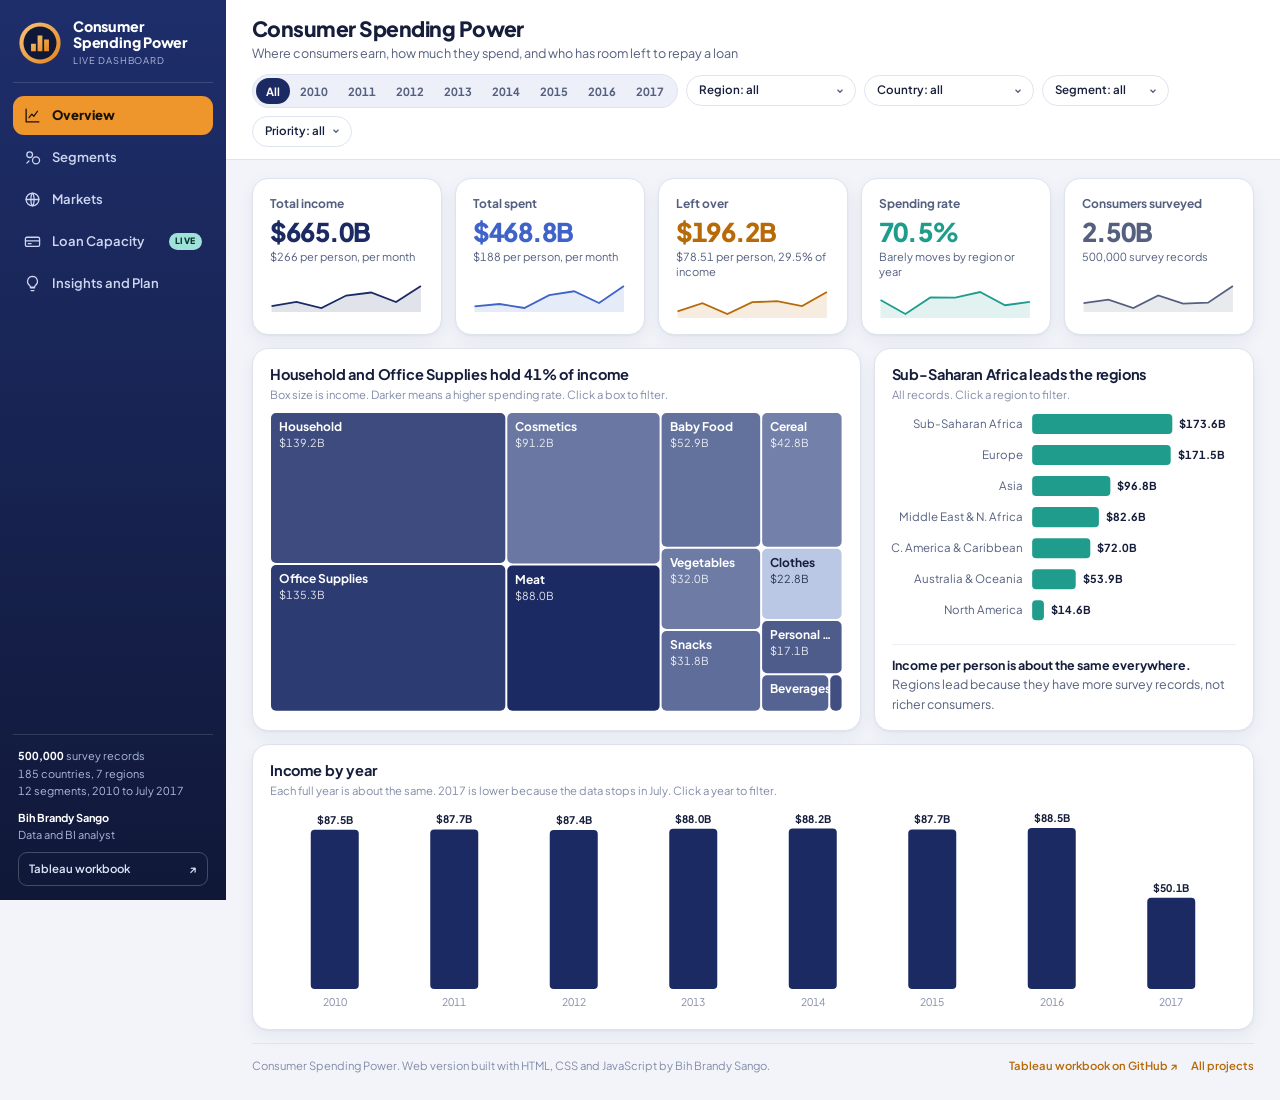
<file: projects/consumer-spending/index.html>
<!doctype html>
<html lang="en">
<head>
<meta charset="utf-8">
<meta name="viewport" content="width=device-width,initial-scale=1">
<title>Consumer Spending Power | Live dashboard</title>
<meta name="description" content="Live dashboard on 500,000 consumer survey records from 185 countries, with a loan capacity simulator. Built by Bih Brandy Sango.">
<meta property="og:title" content="Consumer Spending Power: Live Dashboard and Loan Simulator">
<meta property="og:description" content="Filter 500,000 survey records live and test who has room to repay a loan. Built by Bih Brandy Sango.">
<meta property="og:image" content="https://bihbrandysango-cloud.github.io/projects/consumer-spending/poster.jpg">
<meta property="og:url" content="https://bihbrandysango-cloud.github.io/projects/consumer-spending/">
<meta property="og:type" content="website">
<link rel="icon" href="data:image/svg+xml,%3Csvg xmlns='http://www.w3.org/2000/svg' viewBox='0 0 64 64'%3E%3Ccircle cx='32' cy='32' r='30' fill='%2316204A'/%3E%3Cpath d='M16 44V30h8v14zm12 0V20h8v24zm12 0V26h8v18z' fill='%23F0992E'/%3E%3C/svg%3E">
<link rel="preconnect" href="https://fonts.googleapis.com"><link rel="preconnect" href="https://fonts.gstatic.com" crossorigin>
<link href="https://fonts.googleapis.com/css2?family=Plus+Jakarta+Sans:wght@400;500;600;700;800&display=swap" rel="stylesheet">
<style>
:root{color-scheme:light;--bg:#F2F4FA;--panel:#fff;--panel2:#EDF0F9;--line:#DFE3EF;--line2:#EDEFF6;--tx:#161E3C;--tx2:#55607F;--tx3:#838CA8;--navy:#1B2A63;--blue:#3F63C9;--orange:#EE962B;--orange2:#B86A08;--teal:#1F9C8C;--red:#CF4A3A;--r:16px;--shadow:0 1px 2px rgba(22,30,60,.05),0 6px 18px rgba(22,30,60,.06)}
*,*::before,*::after{box-sizing:border-box;margin:0;padding:0}
html{font-size:15px;-webkit-text-size-adjust:100%}
body{font-family:'Plus Jakarta Sans',system-ui,'Segoe UI',sans-serif;background:var(--bg);color:var(--tx);min-height:100vh;line-height:1.45;font-variant-numeric:tabular-nums}
button,select,input{font:inherit;color:inherit}button{background:none;border:0;cursor:pointer}
:focus-visible{outline:2px solid var(--orange);outline-offset:2px;border-radius:6px}
#rail{position:fixed;inset:0 auto 0 0;width:226px;background:linear-gradient(180deg,#1E2E6B,#101838);padding:18px 13px 14px;display:flex;flex-direction:column;z-index:20;color:#fff}
.brand{display:flex;gap:11px;align-items:center;padding:0 5px 15px;border-bottom:1px solid rgba(255,255,255,.14)}
.brand svg{width:44px;height:44px;flex:none}.brand b{display:block;font-size:.95rem;font-weight:800;letter-spacing:-.015em;line-height:1.15}
.brand span{display:block;font-size:.62rem;letter-spacing:.09em;color:#AEB9DD;text-transform:uppercase;margin-top:3px}
nav{display:flex;flex-direction:column;gap:3px;margin-top:13px}
.nv{display:flex;align-items:center;gap:11px;width:100%;padding:10px 11px;border-radius:11px;color:#CED6F0;font-size:.87rem;font-weight:600;text-align:left;white-space:nowrap;transition:.15s}
.nv svg{width:17px;height:17px;flex:none;fill:none;stroke:currentColor;stroke-width:1.8;stroke-linecap:round;stroke-linejoin:round}
.nv:hover{background:rgba(255,255,255,.1);color:#fff}.nv.on{background:var(--orange);color:#1A1205;font-weight:800}
.nv .new{margin-left:auto;font-size:.58rem;font-weight:800;letter-spacing:.06em;background:#9FE3D8;color:#07302A;padding:2px 6px;border-radius:99px}.nv.on .new{background:#1A1205;color:#F8C47C}
.foot{margin-top:auto;font-size:.73rem;color:#AEB9DD;line-height:1.6;padding:12px 5px 0;border-top:1px solid rgba(255,255,255,.14)}.foot b{color:#fff}
.lk{display:flex;justify-content:space-between;margin-top:8px;padding:7px 10px;border-radius:9px;border:1px solid rgba(255,255,255,.22);color:#DDE3F6;font-size:.76rem;font-weight:600;text-decoration:none}.lk:hover{border-color:var(--orange);color:#fff}
#main{margin-left:226px;min-width:0}
header{position:sticky;top:0;z-index:10;background:rgba(255,255,255,.96);backdrop-filter:blur(10px);border-bottom:1px solid var(--line);padding:14px 26px 12px}
h1{font-size:1.4rem;font-weight:800;letter-spacing:-.025em}.hs{font-size:.84rem;color:var(--tx2)}
.filters{display:flex;align-items:center;gap:8px;flex-wrap:wrap;margin-top:11px}
.pills{display:inline-flex;background:var(--panel2);border:1px solid var(--line);border-radius:99px;padding:3px;flex-wrap:wrap}
.pills button{font-size:.75rem;font-weight:700;color:var(--tx2);padding:5px 10px;border-radius:99px}.pills button.on{background:var(--navy);color:#fff}
.filters select{appearance:none;-webkit-appearance:none;background:#fff url("data:image/svg+xml,%3Csvg xmlns='http://www.w3.org/2000/svg' width='10' height='10' viewBox='0 0 24 24' fill='none' stroke='%2355607F' stroke-width='3'%3E%3Cpath d='M6 9l6 6 6-6'/%3E%3C/svg%3E") no-repeat right 10px center;border:1px solid var(--line);border-radius:99px;font-size:.77rem;font-weight:600;padding:6px 26px 6px 12px;cursor:pointer;max-width:170px}
.filters select.set{border-color:var(--orange);color:var(--orange2)}
#clear{font-size:.77rem;font-weight:700;color:var(--orange2);text-decoration:underline}
.view{padding:18px 26px 26px;display:none}.view.on{display:block;animation:rise .22s ease}@keyframes rise{from{transform:translateY(5px)}to{transform:none}}@media(prefers-reduced-motion:reduce){.view.on{animation:none}}
.grid{display:grid;gap:13px;margin-bottom:13px}.g5{grid-template-columns:repeat(5,minmax(0,1fr))}.g4{grid-template-columns:repeat(4,minmax(0,1fr))}.g2{grid-template-columns:repeat(2,minmax(0,1fr))}.g21{grid-template-columns:minmax(0,1.6fr) minmax(0,1fr)}
.card{background:var(--panel);border:1px solid var(--line);border-radius:var(--r);padding:16px 17px;min-width:0;box-shadow:var(--shadow)}
.kl{font-size:.8rem;font-weight:700;color:var(--tx2)}.kv{font-size:1.72rem;font-weight:800;letter-spacing:-.03em;line-height:1.15;margin:5px 0 2px}.kd{font-size:.74rem;color:var(--tx2);min-height:2.2em;line-height:1.35}
.spark{display:block;width:100%;height:32px;margin-top:7px}
h2{font-size:.97rem;font-weight:700;letter-spacing:-.012em;line-height:1.3}.cs{font-size:.75rem;color:var(--tx3);margin:2px 0 10px}
.chart{width:100%}.chart svg{display:block;width:100%;height:auto;overflow:visible}
.take{margin-top:11px;padding-top:11px;border-top:1px solid var(--line2);font-size:.83rem;color:var(--tx2);line-height:1.55}.take b{color:var(--tx)}
.axis{font-size:10.5px;fill:var(--tx3)}.val{font-size:11px;font-weight:700;fill:var(--tx)}.lab{font-size:11.5px;fill:var(--tx2)}.note{font-size:10.5px;fill:var(--tx3)}
.clk{cursor:pointer}.clk:hover .bar{opacity:.78}.sel .lab{fill:var(--orange2);font-weight:700}
.tm{cursor:pointer}.tm:hover rect{opacity:.85}.tm text{pointer-events:none}.tm .sl{stroke:var(--orange);stroke-width:3}
.dot{cursor:pointer}.dot:hover circle{stroke:var(--tx);stroke-width:2}
.tw{overflow-x:auto}table{width:100%;border-collapse:collapse;font-size:.81rem}
th{font-size:.68rem;text-transform:uppercase;letter-spacing:.05em;color:var(--tx3);font-weight:700;padding:6px 9px;text-align:right;border-bottom:1px solid var(--line);white-space:nowrap}th.s{cursor:pointer}th.s:hover{color:var(--tx)}
td{padding:7px 9px;text-align:right;border-bottom:1px solid var(--line2);white-space:nowrap}th:first-child,td:first-child{text-align:left}td:first-child{font-weight:600}tr:last-child td{border-bottom:0}
tr.clk:hover td{background:var(--panel2)}.scroll{max-height:390px;overflow:auto}.scroll thead th{position:sticky;top:0;background:#fff}
#search{border:1px solid var(--line);border-radius:99px;padding:6px 13px;font-size:.8rem;width:min(240px,100%);margin-bottom:9px;outline:none}#search:focus{border-color:var(--blue)}
.tier{font-size:.68rem;font-weight:700;padding:2px 8px;border-radius:99px}.tier.a{background:#DDF4EF;color:#0F6C60}.tier.b{background:#FBEFD9;color:#8E5205}.tier.c{background:#FAE3DF;color:#A23426}
#tip{position:fixed;pointer-events:none;background:#101838;color:#fff;font-size:.76rem;line-height:1.5;padding:8px 11px;border-radius:8px;opacity:0;z-index:60;max-width:260px}
.empty{padding:50px 10px;text-align:center;color:var(--tx2)}
.sim{background:linear-gradient(130deg,#1E2E6B,#101838 62%,#3C2A10);border:0;color:#fff;padding:22px 24px;margin-bottom:13px;border-radius:var(--r)}
.sim h2{font-size:1.08rem}.sim .cs{color:#B9C3E4;font-size:.8rem}
.sl{display:grid;grid-template-columns:repeat(3,minmax(0,1fr));gap:24px;margin:16px 0}.sl label{display:flex;justify-content:space-between;gap:10px;font-size:.83rem;font-weight:600}.sl output{color:#F8C47C;font-weight:800;white-space:nowrap}.sl small{display:block;color:#B9C3E4;font-size:.73rem;margin-top:5px;line-height:1.4}
input[type=range]{-webkit-appearance:none;appearance:none;width:100%;height:6px;border-radius:6px;margin-top:10px;cursor:pointer;background:linear-gradient(90deg,#EE962B var(--p,0%),rgba(255,255,255,.22) var(--p,0%))}
input[type=range]::-webkit-slider-thumb{-webkit-appearance:none;width:20px;height:20px;border-radius:50%;background:#fff;border:4px solid #EE962B;box-shadow:0 2px 8px rgba(0,0,0,.4)}input[type=range]::-moz-range-thumb{width:13px;height:13px;border-radius:50%;background:#fff;border:4px solid #EE962B}
.tiles{display:grid;grid-template-columns:repeat(4,minmax(0,1fr));gap:11px}.tile{background:rgba(255,255,255,.08);border:1px solid rgba(255,255,255,.13);border-radius:11px;padding:13px 15px}.tile b{display:block;font-size:1.45rem;font-weight:800;letter-spacing:-.02em;line-height:1.15}.tile span{font-size:.74rem;color:#B9C3E4}.tile b.g{color:#7CE8D4}
.simnote{margin-top:13px;border-left:3px solid #EE962B;background:rgba(0,0,0,.22);padding:10px 13px;border-radius:0 8px 8px 0;font-size:.84rem;line-height:1.5}
.rec{display:grid;grid-template-columns:32px minmax(0,1fr);gap:12px;padding:12px 0;border-bottom:1px solid var(--line2)}.rec:last-child{border:0;padding-bottom:0}.rec .n{width:30px;height:30px;border-radius:9px;background:var(--panel2);color:var(--navy);display:grid;place-items:center;font-weight:800;font-size:.85rem}.rec h3{font-size:.9rem;font-weight:700}.rec p{font-size:.81rem;color:var(--tx2);margin-top:2px;line-height:1.5}
.pri{font-size:.62rem;font-weight:800;letter-spacing:.05em;padding:1px 7px;border-radius:99px;margin-left:6px;vertical-align:1px;background:var(--panel2);color:var(--tx2)}.pri.h{background:#FAE3DF;color:#A23426}
.pfoot{display:flex;justify-content:space-between;gap:12px;flex-wrap:wrap;font-size:.75rem;color:var(--tx3);border-top:1px solid var(--line);padding-top:13px;margin-top:6px}.pfoot a{color:var(--orange2);text-decoration:none;font-weight:600;margin-left:13px}.pfoot a:hover{text-decoration:underline}
@media(max-width:1240px){.g5{grid-template-columns:repeat(3,minmax(0,1fr))}.g4{grid-template-columns:repeat(2,minmax(0,1fr))}.tiles{grid-template-columns:repeat(2,minmax(0,1fr))}}
@media(max-width:860px){#rail{position:sticky;top:0;bottom:auto;width:auto;flex-direction:row;align-items:center;padding:8px 11px;overflow-x:auto;gap:8px}.brand{border:0;padding:0}.brand div,.foot{display:none}.brand svg{width:32px;height:32px}nav{flex-direction:row;margin:0}.nv{padding:7px 10px;font-size:.78rem}.nv .new{display:none}#main{margin-left:0}header{position:static;padding:12px 16px}.view{padding:14px 16px 24px}.g5{grid-template-columns:repeat(2,minmax(0,1fr))}.g2,.g21,.sl{grid-template-columns:minmax(0,1fr)}.filters select{max-width:46%}.sim{padding:17px}}
@media(max-width:480px){.g5,.g4,.tiles{grid-template-columns:minmax(0,1fr)}.card{padding:13px}.pills button{padding:5px 8px}}
</style>
</head>
<body>
<aside id="rail">
  <div class="brand"><svg viewBox="0 0 64 64" role="img" aria-label="Consumer Spending Power mark"><defs><linearGradient id="g" x1="0" y1="0" x2="1" y2="1"><stop offset="0" stop-color="#F8C47C"/><stop offset="1" stop-color="#E5851A"/></linearGradient></defs><circle cx="32" cy="32" r="30" fill="url(#g)"/><circle cx="32" cy="32" r="24" fill="#101838"/><path d="M19 44V33h7v11zM28.500 44V21h7v23zM38 44V27h7v17z" fill="url(#g)"/></svg><div><b>Consumer Spending Power</b><span>Live dashboard</span></div></div>
  <nav id="nav" aria-label="Dashboard pages"></nav>
  <div class="foot"><b>500,000</b> survey records<br>185 countries, 7 regions<br>12 segments, 2010 to July 2017
    <div style="margin-top:9px"><b>Bih Brandy Sango</b><br>Data and BI analyst</div>
    <a class="lk" href="https://github.com/bihbrandysango-cloud/credpal-consumer-spending-tableau" target="_blank" rel="noopener">Tableau workbook <span>↗</span></a>
  </div>
</aside>
<div id="main"><header><h1 id="h"></h1><div class="hs" id="hs"></div><div class="filters" id="filters"></div></header><main id="views"></main></div>
<div id="tip" role="status"></div>
<script src="data.js"></script>
<script>
const {REG,CTY,CR,SEG,PRI,YR,INC,EXP,R:RAW}=window.D;const N=RAW.length/6;
const SHORT={'Middle East and North Africa':'Middle East & N. Africa','Central America and the Caribbean':'C. America & Caribbean','Australia and Oceania':'Australia & Oceania'};const sr=n=>SHORT[n]||n;const sum=a=>a.reduce((x,y)=>x+y,0);
const money=(v,d=1)=>{const a=Math.abs(v),n=v<0?'-':'';return a>=1e9?n+'$'+(a/1e9).toFixed(d)+'B':a>=1e6?n+'$'+(a/1e6).toFixed(d)+'M':a>=1e3?n+'$'+(a/1e3).toFixed(0)+'K':n+'$'+a.toFixed(a<100&&a%1?2:0)};
const per=v=>'$'+(v>=100?v.toFixed(0):v.toFixed(2));const num=v=>Math.round(v).toLocaleString('en-US');const big=v=>v>=1e9?(v/1e9).toFixed(2)+'B':v>=1e6?(v/1e6).toFixed(1)+'M':num(v);const pct=(v,d=1)=>(v*100).toFixed(d)+'%';
const esc=s=>String(s).replace(/&/g,'&amp;').replace(/</g,'&lt;').replace(/"/g,'&quot;');
const f={year:'all',region:'all',seg:'all',pri:'all',country:'all'};const state={view:'overview',sort:'inc',q:''};
const idx=(l,v)=>v==='all'?-1:l.indexOf(v);
/* every row is country, segment, priority, year, records, samples. Money = samples x the segment's fixed amount per person */
function scan(fn,o={}){const y=o.noYear?-1:idx(YR,f.year===('all')?'all':+f.year),r=idx(REG,f.region),s=o.noSeg?-1:idx(SEG,f.seg),p=idx(PRI,f.pri),c=idx(CTY,f.country);
for(let i=0;i<RAW.length;i+=6){const ci=RAW[i],si=RAW[i+1],pi=RAW[i+2],yi=RAW[i+3];if(y>=0&&yi!==y)continue;if(s>=0&&si!==s)continue;if(p>=0&&pi!==p)continue;if(c>=0&&ci!==c)continue;if(r>=0&&CR[ci]!==r)continue;fn(ci,si,pi,yi,RAW[i+4],RAW[i+5])}}
function by(key,o){const m=new Map();scan((c,s,p,y,rec,n)=>{const k=key(c,s,p,y);let a=m.get(k);if(!a){a={k,rec:0,n:0,inc:0,exp:0};m.set(k,a)}a.rec+=rec;a.n+=n;a.inc+=n*INC[s];a.exp+=n*EXP[s]},o);return [...m.values()]}
const total=o=>{const t={rec:0,n:0,inc:0,exp:0};scan((c,s,p,y,rec,n)=>{t.rec+=rec;t.n+=n;t.inc+=n*INC[s];t.exp+=n*EXP[s]},o);return t};
const active=()=>Object.values(f).some(v=>v!=='all');
const scope=()=>{const p=[];if(f.seg!=='all')p.push(f.seg);if(f.country!=='all')p.push('in '+f.country);else if(f.region!=='all')p.push('in '+f.region);if(f.pri!=='all')p.push('priority '+f.pri);if(f.year!=='all')p.push(f.year);return p.join(', ')||'All records'};
/* charts */
const svg=(w,h,inner,l)=>`<svg viewBox="0 0 ${w} ${h}" height="${h}" role="img" aria-label="${esc(l)}">${inner}</svg>`;
function spark(v,c){if(v.length<2)return'<div style="height:39px"></div>';const w=200,h=32,mn=Math.min(...v),mx=Math.max(...v),x=i=>2+i*(w-6)/(v.length-1),y=q=>h-4-(q-mn)/((mx-mn)||1)*(h-10),p=v.map((q,i)=>x(i).toFixed(1)+','+y(q).toFixed(1)).join(' ');return `<svg class="spark" viewBox="0 0 ${w} ${h}" preserveAspectRatio="none" aria-hidden="true"><polygon points="${x(0)},${h} ${p} ${x(v.length-1)},${h}" fill="${c}" opacity=".13"/><polyline points="${p}" fill="none" stroke="${c}" stroke-width="1.8" vector-effect="non-scaling-stroke"/></svg>`}
function bars(el,rows,{fmt=money,lw=130,rh=31,field}={}){const w=Math.max(el.clientWidth,280),small=w<420,LW=small?Math.min(lw,lw>140?140:102):lw,R=64,h=rows.length*rh+4,mx=Math.max(...rows.map(r=>r.v),1e-9),X=v=>LW+v/mx*(w-LW-R),cut=s=>s.length>(small&&lw<=140?15:24)?s.slice(0,small&&lw<=140?14:23)+'…':s;let g='';rows.forEach((r,i)=>{const y=2+i*rh,bh=rh-11,on=field&&f[field]===r.key;g+=`<g class="${field?'clk ':''}${on?'sel':''}" ${field?`data-f="${field}" data-v="${esc(r.key)}" tabindex="0" role="button" aria-pressed="${!!on}"`:''} data-tip="${esc(r.tip||r.l+': '+fmt(r.v))}"><rect x="0" y="${y-3}" width="${w}" height="${rh}" fill="transparent"/><text class="lab" x="${LW-9}" y="${y+bh/2+4}" text-anchor="end">${esc(cut(r.l))}</text><rect class="bar" x="${LW}" y="${y}" width="${Math.max(X(r.v)-LW,1.5)}" height="${bh}" rx="4" fill="${r.c||'var(--blue)'}"/><text class="val" x="${X(r.v)+7}" y="${y+bh/2+4}">${fmt(r.v)}</text></g>`});el.innerHTML=svg(w,h,g,'Bar chart')}
function cols(el,rows,{h=205,fmt=money}={}){const w=Math.max(el.clientWidth,280),T=20,B=24,step=(w-10)/rows.length,bw=Math.min(step*.66,48),mx=Math.max(...rows.map(r=>r.v),1e-9),Y=v=>T+(1-v/mx)*(h-T-B);let g='';rows.forEach((r,i)=>{const cx=5+step*(i+.5),on=f.year===String(r.l);g+=`<g class="clk ${on?'sel':''}" data-f="year" data-v="${r.l}" tabindex="0" role="button" data-tip="${esc(r.tip)}"><rect x="${cx-step/2}" y="0" width="${step}" height="${h}" fill="transparent"/><rect class="bar" x="${cx-bw/2}" y="${Y(r.v)}" width="${bw}" height="${Math.max(h-B-Y(r.v),1)}" rx="4" fill="${r.c}"/>${step>34?`<text class="val" x="${cx}" y="${Y(r.v)-6}" text-anchor="middle" style="font-size:10.5px">${fmt(r.v)}</text>`:''}<text class="${on?'lab':'axis'}" x="${cx}" y="${h-7}" text-anchor="middle">${r.l}</text></g>`});el.innerHTML=svg(w,h,g,'Income by year')}
function ramp(t){const a=[201,214,240],b=[27,42,99],c=a.map((x,i)=>Math.round(x+(b[i]-x)*t));return `rgb(${c})`}
function squarify(items,x,y,w,h){const out=[];let list=items.slice();const totalv=sum(list.map(i=>i.v));const scale=w*h/totalv;list=list.map(i=>({...i,a:i.v*scale}));
const worst=(row,s)=>{const t=sum(row.map(r=>r.a)),mx=Math.max(...row.map(r=>r.a)),mn=Math.min(...row.map(r=>r.a));return Math.max(s*s*mx/(t*t),t*t/(s*s*mn))};
while(list.length){const s=Math.min(w,h);let row=[list[0]],k=1;while(k<list.length&&worst([...row,list[k]],s)<=worst(row,s)){row.push(list[k]);k++}const t=sum(row.map(r=>r.a));if(w>=h){const cw=t/h;let cy=y;row.forEach(r=>{out.push({...r,x,y:cy,w:cw,h:r.a/cw});cy+=r.a/cw});x+=cw;w-=cw}else{const ch=t/w;let cx=x;row.forEach(r=>{out.push({...r,x:cx,y,w:r.a/ch,h:ch});cx+=r.a/ch});y+=ch;h-=ch}list=list.slice(k)}return out}
function treemap(el,items,{h=300}={}){const w=Math.max(el.clientWidth,280);const rs=items.map(i=>i.rate),mn=Math.min(...rs),mx=Math.max(...rs);const t=squarify(items.filter(i=>i.v>0).sort((a,b)=>b.v-a.v),0,0,w,h);let g='';t.forEach(r=>{const q=(r.rate-mn)/((mx-mn)||1),fill=ramp(.08+q*.92),dark=q>.42,tc=dark?'#fff':'#161E3C',on=f.seg===r.k;g+=`<g class="tm" data-f="seg" data-v="${esc(r.k)}" tabindex="0" role="button" aria-pressed="${on}" data-tip="${esc(`<b>${r.k}</b><br>Income ${money(r.v)}<br>Spends ${pct(r.rate)} of income`)}"><rect x="${r.x+1}" y="${r.y+1}" width="${Math.max(r.w-2,0)}" height="${Math.max(r.h-2,0)}" rx="5" fill="${fill}" class="${on?'sl':''}"/>${r.w>62&&r.h>30?`<text x="${r.x+9}" y="${r.y+19}" fill="${tc}" font-size="12" font-weight="700">${esc(r.w<92&&r.k.length>10?r.k.slice(0,9)+'…':r.k)}</text>`:''}${r.w>62&&r.h>48?`<text x="${r.x+9}" y="${r.y+35}" fill="${tc}" font-size="11" opacity=".85">${money(r.v)}</text>`:''}</g>`});el.innerHTML=svg(w,h,g,'Income by segment treemap')}
function scatter(el,pts,{h=340}={}){const w=Math.max(el.clientWidth,280),L=44,R=14,T=12,B=36,mxX=Math.ceil(Math.max(...pts.map(p=>p.x))/100)*100,X=v=>L+v/mxX*(w-L-R),Y=v=>T+(1-(v-.2)/.8)*(h-T-B),mb=Math.max(...pts.map(p=>p.b),1);let g='';[.2,.4,.6,.8,1].forEach(v=>{g+=`<line x1="${L}" x2="${w-R}" y1="${Y(v)}" y2="${Y(v)}" stroke="var(--line2)"/><text class="axis" x="${L-7}" y="${Y(v)+3.5}" text-anchor="end">${v*100}%</text>`});for(let v=0;v<=mxX;v+=200)g+=`<text class="axis" x="${X(v)}" y="${h-B+15}" text-anchor="middle">$${v}</text>`;g+=`<text class="note" x="${L+(w-L-R)/2}" y="${h-4}" text-anchor="middle">Income per person, per month</text>`;
const lab=[];pts.slice().sort((a,b)=>b.b-a.b).forEach(p=>{const r=5+Math.sqrt(p.b/mb)*17,cx=X(p.x),cy=Y(p.y),on=f.seg===p.k;g+=`<g class="dot" data-f="seg" data-v="${esc(p.k)}" tabindex="0" role="button" aria-pressed="${on}" data-tip="${esc(p.tip)}"><circle cx="${cx}" cy="${cy}" r="${r}" fill="${p.c}" fill-opacity=".72" stroke="${on?'var(--tx)':'#fff'}" stroke-width="${on?2:1.2}"/></g>`;lab.push({p,cx,cy,r})});
const placed=[];lab.sort((a,b)=>b.p.x-a.p.x).forEach(l=>{if(w<430&&l.p.b<mb*.25)return;const right=l.cx<w-90,tw=l.p.k.length*6;let y=l.cy+4;const x1=right?l.cx+l.r+4:l.cx-l.r-4-tw;let tries=0;while(placed.some(q=>Math.abs(q.y-y)<12&&x1<q.x+q.w&&x1+tw>q.x)&&tries<6){y+=(tries%2?-1:1)*(tries+1)*12;tries++}placed.push({x:x1,y,w:tw});g+=`<text class="lab" style="font-size:10.5px;pointer-events:none" x="${right?l.cx+l.r+4:l.cx-l.r-4}" y="${y}" text-anchor="${right?'start':'end'}">${esc(l.p.k)}</text>`});el.innerHTML=svg(w,h,g,'Spending rate against income per person')}
const rateC=r=>r>=.8?'var(--red)':r>=.65?'var(--orange)':'var(--teal)';
/* pages */
const ic={ov:'<path d="M3 3v18h18"/><path d="M7 15l4-5 3 3 5-7"/>',se:'<circle cx="8" cy="8" r="4"/><circle cx="17" cy="16" r="5"/><path d="M4 20l3-3"/>',ma:'<circle cx="12" cy="12" r="9"/><path d="M3 12h18M12 3c3 3 3 15 0 18M12 3c-3 3-3 15 0 18"/>',lo:'<rect x="2" y="6" width="20" height="13" rx="2"/><path d="M2 11h20M6 15h4"/>',pl:'<path d="M9 18h6M10 22h4"/><path d="M12 2a7 7 0 0 0-4 12.700c.6.5 1 1.200 1 2.300h6c0-1.100.4-1.800 1-2.300A7 7 0 0 0 12 2z"/>'};
const PAGES=[{id:'overview',n:'Overview',i:'ov',t:'Consumer Spending Power',s:'Where consumers earn, how much they spend, and who has room left to repay a loan'},{id:'segments',n:'Segments',i:'se',t:'Segments',s:'The real differences are between consumer segments, not places'},{id:'markets',n:'Markets',i:'ma',t:'Regions and Countries',s:'Totals follow survey size, not behaviour'},{id:'loan',n:'Loan Capacity',i:'lo',t:'Loan Capacity Simulator',s:'Turn what people have left over into a loan size they could repay',badge:'LIVE'},{id:'plan',n:'Insights and Plan',i:'pl',t:'Insights and Plan',s:'What the survey says, and what a credit business should do with it'}];
const R={};const EMPTY='<div class="card empty">No records match these filters. <button id="clr2" style="text-decoration:underline;font-weight:700" type="button">Clear filters</button></div>';
R.overview=()=>{const t=total();if(!t.n)return EMPTY;const left=t.inc-t.exp,Y=by((c,s,p,y)=>y,{noYear:1}).filter(a=>YR[a.k]!==2017).sort((a,b)=>a.k-b.k);const kpi=(l,v,d,sp,c)=>`<div class="card"><div class="kl">${l}</div><div class="kv" style="color:${c}">${v}</div><div class="kd">${d}</div>${spark(sp,c)}</div>`;
const rg=by((c)=>CR[c]).sort((a,b)=>b.inc-a.inc),sg=by((c,s)=>s).sort((a,b)=>b.inc-a.inc),S0=sg[0];
return `<div class="grid g5">${kpi('Total income',money(t.inc),`${per(t.inc/t.n)} per person, per month`,Y.map(a=>a.inc),'var(--navy)')}${kpi('Total spent',money(t.exp),`${per(t.exp/t.n)} per person, per month`,Y.map(a=>a.exp),'var(--blue)')}${kpi('Left over',money(left),`${per(left/t.n)} per person, ${pct(left/t.inc)} of income`,Y.map(a=>a.inc-a.exp),'var(--orange2)')}${kpi('Spending rate',pct(t.exp/t.inc),t.exp/t.inc>.7&&t.exp/t.inc<.71?'Barely moves by region or year':'Share of income spent',Y.map(a=>a.exp/a.inc),'var(--teal)')}${kpi('Consumers surveyed',big(t.n),`${num(t.rec)} survey records`,Y.map(a=>a.n),'var(--tx2)')}</div>
<div class="grid g21"><div class="card"><h2>${sg.length>1?`${SEG[S0.k]} and ${SEG[sg[1].k]} hold ${pct((S0.inc+sg[1].inc)/t.inc,0)} of income`:`Income in ${SEG[S0.k]}`}</h2><div class="cs">Box size is income. Darker means a higher spending rate. Click a box to filter.</div><div class="chart" id="c_tm"></div></div>
<div class="card"><h2>${rg.length>1?`${REG[rg[0].k]} leads the regions`:REG[rg[0].k]}</h2><div class="cs">${esc(scope())}. Click a region to filter.</div><div class="chart" id="c_rg"></div><p class="take">${rg.length>1?`<b>Income per person is about the same everywhere.</b> Regions lead because they have more survey records, not richer consumers.`:''}</p></div></div>
<div class="card" style="margin-bottom:13px"><h2>Income by year</h2><div class="cs">${f.year==='all'?'Each full year is about the same. 2017 is lower because the data stops in July.':'Click the selected year again to see every year.'} Click a year to filter.</div><div class="chart" id="c_yr"></div></div>`};
R.overview.after=()=>{if(!window.c_tm)return;treemap(c_tm,by((c,s)=>s).map(a=>({k:SEG[a.k],v:a.inc,rate:a.exp/a.inc})));
bars(c_rg,by(c=>CR[c]).sort((a,b)=>b.inc-a.inc).map(a=>({key:REG[a.k],l:sr(REG[a.k]),v:a.inc,c:'var(--teal)',tip:`<b>${REG[a.k]}</b><br>Income ${money(a.inc)}<br>${num(a.rec)} records<br>${per(a.inc/a.n)} per person`})),{field:'region',lw:148});
cols(c_yr,by((c,s,p,y)=>y,{noYear:1}).sort((a,b)=>a.k-b.k).map(a=>({l:YR[a.k],v:a.inc,c:f.year==='all'||f.year===String(YR[a.k])?'var(--navy)':'#C5CCE3',tip:`<b>${YR[a.k]}${YR[a.k]===2017?' (to July)':''}</b><br>Income ${money(a.inc)}<br>Spent ${pct(a.exp/a.inc)}`})))};
R.segments=()=>{const a=by((c,s)=>s,{noSeg:1});if(!a.length)return EMPTY;const d=a.map(x=>({k:SEG[x.k],inc:INC[x.k],exp:EXP[x.k],left:INC[x.k]-EXP[x.k],rate:EXP[x.k]/INC[x.k],tot:x.inc,ltot:x.inc-x.exp})),hi=d.slice().sort((x,y)=>y.rate-x.rate)[0],lo=d.slice().sort((x,y)=>x.rate-y.rate)[0],kp=d.slice().sort((x,y)=>y.left-x.left);
return `<div class="grid g21"><div class="card"><h2>${hi.k} spends ${pct(hi.rate,0)} of income, ${lo.k} only ${pct(lo.rate,0)}</h2><div class="cs">Each bubble is a segment. Higher means more stretched, further right means more income, and bigger means more left over in total. Click to filter.</div><div class="chart" id="c_sc"></div></div>
<div class="card"><h2>${kp[0].k} and ${kp[1].k} keep the most</h2><div class="cs">Left over per person, per month</div><div class="chart" id="c_lf"></div></div></div>
<div class="card" style="margin-bottom:13px"><h2>All 12 segments</h2><div class="cs">Amounts per person are fixed by segment in this survey. Totals follow your filters.</div><div class="tw"><table><thead><tr><th>Segment</th><th>Income</th><th>Spent</th><th>Left over</th><th>Spending rate</th><th>Total income</th><th>Total left over</th></tr></thead><tbody>${d.sort((x,y)=>y.left-x.left).map(x=>`<tr class="clk" data-f="seg" data-v="${esc(x.k)}" tabindex="0" role="button"><td>${x.k}</td><td>${per(x.inc)}</td><td>${per(x.exp)}</td><td><b>${per(x.left)}</b></td><td style="color:${rateC(x.rate)};font-weight:700">${pct(x.rate)}</td><td>${money(x.tot)}</td><td>${money(x.ltot)}</td></tr>`).join('')}</tbody></table></div></div>`};
R.segments.after=()=>{if(!window.c_sc)return;const a=by((c,s)=>s,{noSeg:1});scatter(c_sc,a.map(x=>{const i=INC[x.k],r=EXP[x.k]/i;return{k:SEG[x.k],x:i,y:r,b:x.inc-x.exp,c:rateC(r),tip:`<b>${SEG[x.k]}</b><br>Income ${per(i)}, spends ${pct(r)}<br>Left over ${per(i-EXP[x.k])} per person<br>${money(x.inc-x.exp)} in total`}}));bars(c_lf,a.map(x=>({key:SEG[x.k],l:SEG[x.k],v:INC[x.k]-EXP[x.k],c:'var(--orange)'})).sort((p,q)=>q.v-p.v),{fmt:per,field:'seg',lw:92,rh:27})};
R.markets=()=>{const t=total();if(!t.n)return EMPTY;const rg=by(c=>CR[c]).sort((a,b)=>b.inc-a.inc),cs=by(c=>c);const ppl=rg.map(r=>r.inc/r.n),top10=cs.slice().sort((a,b)=>b.inc-a.inc).slice(0,10),q=state.q.toLowerCase(),key={inc:a=>a.inc,rate:a=>a.exp/a.inc,left:a=>(a.inc-a.exp)/a.n,rec:a=>a.rec}[state.sort],list=cs.filter(a=>CTY[a.k].toLowerCase().includes(q)).sort((a,b)=>key(b)-key(a));
return `<div class="grid g2"><div class="card"><h2>${f.seg==='all'&&rg.length>1?`Income per person runs ${per(Math.min(...ppl))} to ${per(Math.max(...ppl))} across regions`:'Regions'}</h2><div class="cs">Totals follow how many people were surveyed</div><div class="tw"><table><thead><tr><th>Region</th><th>Records</th><th>Income</th><th>Per person</th><th>Spending rate</th></tr></thead><tbody>${rg.map(r=>`<tr class="clk" data-f="region" data-v="${esc(REG[r.k])}" tabindex="0" role="button"><td>${sr(REG[r.k])}</td><td>${num(r.rec)}</td><td>${money(r.inc)}</td><td>${per(r.inc/r.n)}</td><td>${pct(r.exp/r.inc)}</td></tr>`).join('')}</tbody></table></div><p class="take"><b>Don't read a big total as a big market.</b> ${rg.length>1?`${REG[rg[0].k]} has ${num(rg[0].rec)} records and ${REG[rg[rg.length-1].k]} has ${num(rg[rg.length-1].rec)}.`:''} The survey has no market-size data.</p></div>
<div class="card"><h2>${cs.length>1?`The top 10 countries hold only ${pct(sum(top10.map(a=>a.inc))/t.inc)} of income`:CTY[cs[0].k]}</h2><div class="cs">Top 10 by income, ${esc(scope())}</div><div class="chart" id="c_ct"></div></div></div>
<div class="card" style="margin-bottom:13px"><h2>All ${cs.length} ${cs.length===1?'country':'countries'}</h2><div class="cs">Search, click a heading to sort, or click a row to filter</div><input id="search" type="search" placeholder="Search a country" aria-label="Search a country" value="${esc(state.q)}"><div class="tw scroll"><table><thead><tr><th>Country</th><th>Region</th><th class="s" data-s="rec">Records</th><th class="s" data-s="inc">Income ${state.sort==='inc'?'▼':''}</th><th class="s" data-s="rate">Spending rate ${state.sort==='rate'?'▼':''}</th><th class="s" data-s="left">Left over per person ${state.sort==='left'?'▼':''}</th></tr></thead><tbody>${list.map(a=>`<tr class="clk" data-f="country" data-v="${esc(CTY[a.k])}" tabindex="0" role="button"><td>${CTY[a.k]}</td><td>${sr(REG[CR[a.k]])}</td><td>${num(a.rec)}</td><td>${money(a.inc)}</td><td>${pct(a.exp/a.inc)}</td><td>${per((a.inc-a.exp)/a.n)}</td></tr>`).join('')||'<tr><td colspan="6">No country matches that search.</td></tr>'}</tbody></table></div></div>`};
R.markets.after=()=>{if(!window.c_ct)return;bars(c_ct,by(c=>c).sort((a,b)=>b.inc-a.inc).slice(0,10).map(a=>({key:CTY[a.k],l:CTY[a.k],v:a.inc,c:'var(--blue)'})),{field:'country',lw:122,rh:27});document.querySelectorAll('th.s').forEach(h=>h.onclick=()=>{state.sort=h.dataset.s;render()});const s=document.getElementById('search');s.oninput=()=>{state.q=s.value;const p=s.selectionStart;render();const n=document.getElementById('search');n.focus();n.setSelectionRange(p,p)}};
const sim={share:25,term:12,apr:24};
R.loan=()=>`<div class="sim"><h2>How much could each segment borrow?</h2><div class="cs">Scope: ${esc(scope())}. Set the terms and the loan sizes recalculate.</div>
<div class="sl"><div><label for="s1">Share of left-over income for repayments <output id="o1"></output></label><input type="range" id="s1" min="5" max="60" step="5" value="${sim.share}"><small>The rest stays with the borrower as a cushion.</small></div><div><label for="s2">Loan term <output id="o2"></output></label><input type="range" id="s2" min="3" max="36" step="3" value="${sim.term}"><small>Equal monthly payments.</small></div><div><label for="s3">Interest rate per year <output id="o3"></output></label><input type="range" id="s3" min="0" max="60" step="2" value="${sim.apr}"><small>An assumption to test, not a CredPal rate.</small></div></div>
<div class="tiles"><div class="tile"><b id="t1"></b><span>Largest loan per person</span></div><div class="tile"><b id="t2" class="g"></b><span>Repayments the group could cover, per month</span></div><div class="tile"><b id="t3"></b><span>Average loan across segments</span></div><div class="tile"><b id="t4"></b><span>Segments with room to spare</span></div></div><div class="simnote" id="t5"></div></div>
<div class="grid g21"><div class="card"><h2>Loan size by segment</h2><div class="cs">The largest loan each person could repay on these terms</div><div class="chart" id="c_ln"></div></div><div class="card"><h2>How it is calculated</h2><div class="cs">Standard loan arithmetic, applied to the survey's averages</div><p class="hs" style="line-height:1.6;font-size:.83rem"><b style="color:var(--tx)">Monthly repayment</b> = left over per person × the share you set.<br><br><b style="color:var(--tx)">Loan size</b> = the amount that repayment pays off over the term at the interest rate you set.<br><br><b style="color:var(--tx)">Room label</b> comes from the spending rate: under 65% is room to spare, 65% to 80% is moderate, and 80% or more is tight.</p><p class="take"><b>This shows capacity, not risk.</b> The survey has no repayment or default history, so these loan sizes are a starting point for testing, not credit limits.</p></div></div>
<div class="card" style="margin-bottom:13px"><h2>Segment detail</h2><div class="cs">Sorted by loan size</div><div class="tw" id="ltb"></div></div>`;
const tier=r=>r>=.8?['c','Tight']:r>=.65?['b','Moderate']:['a','Room to spare'];
R.loan.after=()=>{const fill=e=>e.style.setProperty('--p',((e.value-e.min)/(e.max-e.min)*100)+'%');const calc=()=>{sim.share=+s1.value;sim.term=+s2.value;sim.apr=+s3.value;[s1,s2,s3].forEach(fill);o1.textContent=sim.share+'%';o2.textContent=sim.term+' months';o3.textContent=sim.apr+'%';
const r=sim.apr/1200,fac=r===0?sim.term:(1-Math.pow(1+r,-sim.term))/r,a=by((c,s)=>s).map(x=>{const left=INC[x.k]-EXP[x.k],pay=left*sim.share/100;return{k:SEG[x.k],left,pay,loan:pay*fac,rate:EXP[x.k]/INC[x.k],n:x.n}}).sort((p,q)=>q.loan-p.loan);if(!a.length){t5.textContent='No records match these filters.';c_ln.innerHTML='';ltb.innerHTML='';t1.textContent=t2.textContent=t3.textContent=t4.textContent='-';return}
const best=a[0],tot=sum(a.map(x=>x.pay*x.n)),N_=sum(a.map(x=>x.n)),room=a.filter(x=>x.rate<.65).length;t1.textContent='$'+num(best.loan);t2.textContent=money(tot);t3.textContent='$'+num(sum(a.map(x=>x.loan*x.n))/N_);t4.textContent=`${room} of ${a.length}`;
t5.innerHTML=`<b>On these terms, a ${esc(best.k)} shopper could repay about $${num(best.loan)}, at $${best.pay.toFixed(0)} a month.</b> ${a.length>1?`${esc(a[a.length-1].k)} could repay about $${num(a[a.length-1].loan)}, which is why limits should be set by segment.`:''}`;
bars(c_ln,a.map(x=>({l:x.k,v:x.loan,c:rateC(x.rate),tip:`<b>${esc(x.k)}</b><br>Repays $${x.pay.toFixed(2)} a month<br>Loan size $${num(x.loan)}<br>Spends ${pct(x.rate)} of income`})),{fmt:v=>'$'+num(v),lw:92,rh:27});
ltb.innerHTML=`<table><thead><tr><th>Segment</th><th>Left over</th><th>Monthly repayment</th><th>Loan size</th><th>Spending rate</th><th>Room</th></tr></thead><tbody>${a.map(x=>{const q=tier(x.rate);return `<tr><td>${x.k}</td><td>${per(x.left)}</td><td>$${x.pay.toFixed(2)}</td><td><b>$${num(x.loan)}</b></td><td>${pct(x.rate)}</td><td><span class="tier ${q[0]}">${q[1]}</span></td></tr>`}).join('')}</tbody></table>`};[s1,s2,s3].forEach(e=>e.oninput=calc);calc()};
R.plan=()=>{const I=[['Consumers keep about 30 cents of every dollar.','Income is $665.0B a month. They spend $468.8B (70.5%) and keep $196.2B (29.5%).'],['Who you look at matters more than where.','The spending rate is 70.5% in all seven regions, all four priority groups and every year. Segments range from 33% (Clothes) to 86% (Meat).'],['Room to repay is largest in Cosmetics and Household.','They keep $174 and $166 per person a month, and together hold 36% of all leftover income.'],['Meat shoppers are the most stretched.','The Meat segment spends 86% of income and keeps $57 a month.'],['Region totals follow survey size.','Income per person is $265 to $268 in every region. The top 10 countries hold only 5.7% of income.']];
const P=[['h','HIGH','Lead with the Cosmetics and Household segments','They keep the most per person and hold 36% of leftover income.'],['h','HIGH','Set credit limits by segment, not by region','The spending rate is the same in every region but ranges from 33% to 86% across segments.'],['','MEDIUM','Use smaller limits and shorter terms for the Meat segment','It keeps only 14% of income, $57 a month.'],['','MEDIUM','Offer small, frequent credit to the Clothes segment','It spends only 33% of a $109 income and keeps $73.'],['','MEDIUM','Add market-size and repayment data before choosing countries','Regional totals follow survey size, and the file has no default or repayment history.']];
return `<div class="grid g2"><div class="card"><h2 style="margin-bottom:4px">What the survey says</h2>${I.map((x,i)=>`<div class="rec"><div class="n">${i+1}</div><div><h3>${x[0]}</h3><p>${x[1]}</p></div></div>`).join('')}</div><div class="card"><h2 style="margin-bottom:4px">What to do next</h2>${P.map((x,i)=>`<div class="rec"><div class="n">${i+1}</div><div><h3>${x[2]}<span class="pri ${x[0]}">${x[1]}</span></h3><p>${x[3]}</p></div></div>`).join('')}</div></div>
<div class="card" style="margin-bottom:13px"><h2>Limits of this data</h2><p class="hs" style="margin-top:5px;line-height:1.6">Each record is a consumer group with one average income and spending figure per segment, so every segment has a fixed income per person. Differences by region, year and country come from how many people were surveyed, not from different behaviour. There is no repayment or default data, and 2017 stops in July.</p></div>`};
/* shell */
const FOOT=`<div class="pfoot"><span>Consumer Spending Power. Web version built with HTML, CSS and JavaScript by Bih Brandy Sango.</span><span><a href="https://github.com/bihbrandysango-cloud/credpal-consumer-spending-tableau" target="_blank" rel="noopener">Tableau workbook on GitHub ↗</a><a href="../../projects.html">All projects</a></span></div>`;
nav.innerHTML=PAGES.map(p=>`<button class="nv" type="button" data-p="${p.id}"><svg viewBox="0 0 24 24" aria-hidden="true">${ic[p.i]}</svg>${p.n}${p.badge?`<span class="new">${p.badge}</span>`:''}</button>`).join('');
views.innerHTML=PAGES.map(p=>`<section class="view" id="v_${p.id}" aria-label="${p.t}"></section>`).join('');
const opt=(id,lab,list,val)=>`<select id="${id}" aria-label="${lab}" class="${val!=='all'?'set':''}"><option value="all">${lab}: all</option>${list.map(x=>`<option value="${esc(x)}" ${String(x)===String(val)?'selected':''}>${esc(x)}</option>`).join('')}</select>`;
function drawFilters(){const hide=state.view==='plan';filters.style.display=hide?'none':'flex';if(hide)return;const cl=CTY.filter((c,i)=>f.region==='all'||REG[CR[i]]===f.region);
filters.innerHTML=`<div class="pills" role="group" aria-label="Year">${['all',...YR].map(y=>`<button type="button" data-y="${y}" class="${String(f.year)===String(y)?'on':''}" aria-pressed="${String(f.year)===String(y)}">${y==='all'?'All':y}</button>`).join('')}</div>${opt('s_region','Region',REG,f.region)}${opt('s_country','Country',cl,f.country)}${opt('s_seg','Segment',SEG,f.seg)}${opt('s_pri','Priority',PRI,f.pri)}${active()?'<button id="clear" type="button">Clear filters</button>':''}`;
filters.querySelectorAll('[data-y]').forEach(b=>b.onclick=()=>{f.year=b.dataset.y;render()});[['s_region','region'],['s_country','country'],['s_seg','seg'],['s_pri','pri']].forEach(([id,k])=>document.getElementById(id).onchange=e=>{f[k]=e.target.value;if(k==='region'&&f.country!=='all'&&f.region!=='all'&&REG[CR[CTY.indexOf(f.country)]]!==f.region)f.country='all';render()});const c=document.getElementById('clear');if(c)c.onclick=clearF}
function clearF(){Object.keys(f).forEach(k=>f[k]='all');render()}
function render(){const p=PAGES.find(x=>x.id===state.view);h.textContent=p.t;hs.textContent=p.s;nav.querySelectorAll('.nv').forEach(b=>{const on=b.dataset.p===p.id;b.classList.toggle('on',on);on?b.setAttribute('aria-current','page'):b.removeAttribute('aria-current')});document.querySelectorAll('.view').forEach(v=>{const on=v.id==='v_'+p.id;v.classList.toggle('on',on);if(!on)v.innerHTML=''});drawFilters();const v=document.getElementById('v_'+p.id);v.innerHTML=R[p.id]()+FOOT;const c=document.getElementById('clr2');if(c)c.onclick=clearF;if(R[p.id].after)R[p.id].after()}
nav.onclick=e=>{const b=e.target.closest('.nv');if(!b)return;state.view=b.dataset.p;history.replaceState(null,'','#'+state.view);render();scrollTo(0,0)};
const tog=el=>{const k=el.dataset.f,v=el.dataset.v;f[k]=f[k]===v?'all':v;if(k==='region'&&f.country!=='all'&&f.region!=='all'&&REG[CR[CTY.indexOf(f.country)]]!==f.region)f.country='all';render()};
views.addEventListener('click',e=>{const el=e.target.closest('[data-f]');if(el)tog(el)});views.addEventListener('keydown',e=>{if(e.target.id==='search')return;const el=e.target.closest&&e.target.closest('[data-f]');if(el&&(e.key==='Enter'||e.key===' ')){e.preventDefault();tog(el)}});
const start=location.hash.slice(1);if(PAGES.some(p=>p.id===start))state.view=start;
document.addEventListener('mousemove',e=>{const t=e.target.closest&&e.target.closest('[data-tip]');if(!t){tip.style.opacity=0;return}tip.innerHTML=t.getAttribute('data-tip');tip.style.opacity=1;const r=tip.getBoundingClientRect();tip.style.left=Math.min(e.clientX+14,innerWidth-r.width-8)+'px';tip.style.top=Math.max(e.clientY-r.height-12,8)+'px'});
let rt,lw=innerWidth;addEventListener('resize',()=>{if(innerWidth===lw)return;lw=innerWidth;clearTimeout(rt);rt=setTimeout(render,120)});render();if(document.fonts&&document.fonts.ready)document.fonts.ready.then(()=>render());
</script>
</body>
</html>
</file>
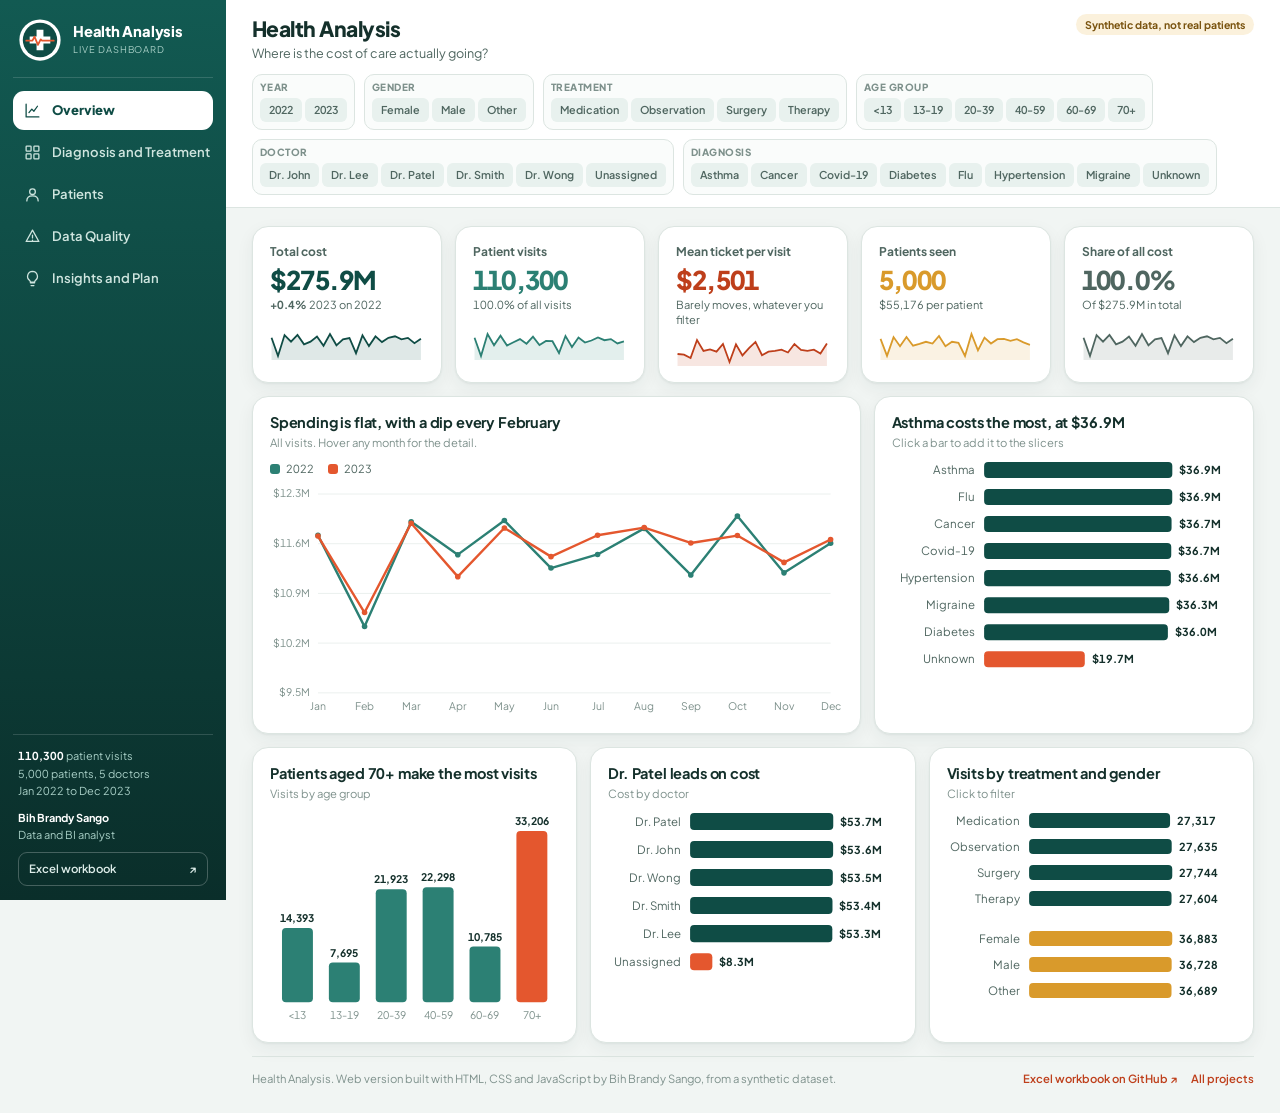
<file: projects/health/index.html>
<!doctype html>
<html lang="en">
<head>
<meta charset="utf-8">
<meta name="viewport" content="width=device-width,initial-scale=1">
<title>Health Analysis | Live dashboard</title>
<meta name="description" content="Live dashboard on 110,300 synthetic patient visits and $276M of care cost, with six slicers and live cost-per-patient analysis. Built by Bih Brandy Sango.">
<meta property="og:title" content="Health Analysis: Live Dashboard">
<meta property="og:description" content="Filter 110,300 synthetic patient visits live with six slicers, and see where $276M of care cost goes. Built by Bih Brandy Sango.">
<meta property="og:image" content="https://bihbrandysango-cloud.github.io/projects/health/poster.jpg">
<meta property="og:url" content="https://bihbrandysango-cloud.github.io/projects/health/">
<meta property="og:type" content="website">
<link rel="icon" href="data:image/svg+xml,%3Csvg xmlns='http://www.w3.org/2000/svg' viewBox='0 0 64 64'%3E%3Ccircle cx='32' cy='32' r='30' fill='%230F4C45'/%3E%3Cpath d='M27 16h10v11h11v10H37v11H27V37H16V27h11z' fill='%23fff'/%3E%3C/svg%3E">
<link rel="preconnect" href="https://fonts.googleapis.com"><link rel="preconnect" href="https://fonts.gstatic.com" crossorigin>
<link href="https://fonts.googleapis.com/css2?family=Plus+Jakarta+Sans:wght@400;500;600;700;800&display=swap" rel="stylesheet">
<style>
:root{color-scheme:light;--bg:#F1F5F3;--panel:#fff;--panel2:#E8F1EE;--line:#DCE5E1;--line2:#EBF0EE;--tx:#14302B;--tx2:#4F6660;--tx3:#7E918C;--teal:#0F4C45;--teal2:#2C8074;--mint:#BFDCC6;--coral:#E4572E;--coral2:#BE3F1B;--gold:#D99A2B;--r:16px;--shadow:0 1px 2px rgba(20,48,43,.05),0 6px 18px rgba(20,48,43,.06)}
*,*::before,*::after{box-sizing:border-box;margin:0;padding:0}
html{font-size:15px;-webkit-text-size-adjust:100%}
body{font-family:'Plus Jakarta Sans',system-ui,'Segoe UI',sans-serif;background:var(--bg);color:var(--tx);min-height:100vh;line-height:1.45;font-variant-numeric:tabular-nums}
button{font:inherit;color:inherit;background:none;border:0;cursor:pointer}
:focus-visible{outline:2px solid var(--coral);outline-offset:2px;border-radius:6px}
#rail{position:fixed;inset:0 auto 0 0;width:226px;background:linear-gradient(180deg,#125A52,#0A2E2A);padding:18px 13px 14px;display:flex;flex-direction:column;z-index:20;color:#fff}
.brand{display:flex;gap:11px;align-items:center;padding:0 5px 15px;border-bottom:1px solid rgba(255,255,255,.15)}
.brand svg{width:44px;height:44px;flex:none}.brand b{display:block;font-size:.98rem;font-weight:800;letter-spacing:-.015em;line-height:1.15}
.brand span{display:block;font-size:.62rem;letter-spacing:.09em;color:#A8CFC6;text-transform:uppercase;margin-top:3px}
nav{display:flex;flex-direction:column;gap:3px;margin-top:13px}
.nv{display:flex;align-items:center;gap:11px;width:100%;padding:10px 11px;border-radius:11px;color:#CFE5DF;font-size:.87rem;font-weight:600;text-align:left;white-space:nowrap;transition:.15s}
.nv svg{width:17px;height:17px;flex:none;fill:none;stroke:currentColor;stroke-width:1.8;stroke-linecap:round;stroke-linejoin:round}
.nv:hover{background:rgba(255,255,255,.1);color:#fff}.nv.on{background:#fff;color:var(--teal);font-weight:800}
.foot{margin-top:auto;font-size:.73rem;color:#A8CFC6;line-height:1.6;padding:12px 5px 0;border-top:1px solid rgba(255,255,255,.15)}.foot b{color:#fff}
.lk{display:flex;justify-content:space-between;margin-top:8px;padding:7px 10px;border-radius:9px;border:1px solid rgba(255,255,255,.24);color:#DDEDE9;font-size:.76rem;font-weight:600;text-decoration:none}.lk:hover{border-color:#fff;color:#fff}
#main{margin-left:226px;min-width:0}
header{background:#fff;border-bottom:1px solid var(--line);padding:14px 26px 12px}
.hrow{display:flex;justify-content:space-between;align-items:flex-start;gap:12px;flex-wrap:wrap}
h1{font-size:1.4rem;font-weight:800;letter-spacing:-.025em}.hs{font-size:.84rem;color:var(--tx2)}
.syn{font-size:.7rem;font-weight:700;color:#7A5410;background:#FBF1DC;padding:3px 9px;border-radius:99px;white-space:nowrap}
#slicers{display:flex;gap:9px;flex-wrap:wrap;margin-top:11px;align-items:stretch}
.sl{border:1px solid var(--line);border-radius:10px;padding:5px 7px 7px;background:#FAFCFB;min-width:0}
.sl h4{display:flex;justify-content:space-between;gap:8px;font-size:.66rem;font-weight:800;letter-spacing:.05em;text-transform:uppercase;color:var(--tx3);margin-bottom:4px}
.sl h4 button{font-size:.62rem;font-weight:700;color:var(--coral2);text-transform:none;letter-spacing:0;text-decoration:underline}
.chips{display:flex;gap:3px;flex-wrap:wrap}
.chip{font-size:.72rem;font-weight:600;padding:3px 8px;border-radius:6px;background:var(--panel2);color:var(--tx2);border:1px solid transparent;white-space:nowrap}
.chip:hover{border-color:var(--teal2)}.chip.on{background:var(--teal);color:#fff;font-weight:700}
#clear{font-size:.77rem;font-weight:700;color:var(--coral2);text-decoration:underline;align-self:center}
.view{padding:18px 26px 26px;display:none}.view.on{display:block;animation:rise .22s ease}@keyframes rise{from{transform:translateY(5px)}to{transform:none}}@media(prefers-reduced-motion:reduce){.view.on{animation:none}}
.grid{display:grid;gap:13px;margin-bottom:13px}.g5{grid-template-columns:repeat(5,minmax(0,1fr))}.g4{grid-template-columns:repeat(4,minmax(0,1fr))}.g3{grid-template-columns:repeat(3,minmax(0,1fr))}.g2{grid-template-columns:repeat(2,minmax(0,1fr))}.g21{grid-template-columns:minmax(0,1.6fr) minmax(0,1fr)}
.card{background:var(--panel);border:1px solid var(--line);border-radius:var(--r);padding:16px 17px;min-width:0;box-shadow:var(--shadow)}
.kl{font-size:.8rem;font-weight:700;color:var(--tx2)}.kv{font-size:1.72rem;font-weight:800;letter-spacing:-.03em;line-height:1.15;margin:5px 0 2px}.kd{font-size:.74rem;color:var(--tx2);min-height:2.2em;line-height:1.35}
.spark{display:block;width:100%;height:32px;margin-top:7px}
h2{font-size:.97rem;font-weight:700;letter-spacing:-.012em;line-height:1.3}.cs{font-size:.75rem;color:var(--tx3);margin:2px 0 10px}
.chart{width:100%}.chart svg{display:block;width:100%;height:auto;overflow:visible}
.take{margin-top:11px;padding-top:11px;border-top:1px solid var(--line2);font-size:.83rem;color:var(--tx2);line-height:1.55}.take b{color:var(--tx)}
.legend{display:flex;gap:14px;flex-wrap:wrap;font-size:.74rem;color:var(--tx2);margin-bottom:6px}.legend i{display:inline-block;width:10px;height:10px;border-radius:3px;margin-right:6px;vertical-align:-1px}
.axis{font-size:10.5px;fill:var(--tx3)}.val{font-size:11px;font-weight:700;fill:var(--tx)}.lab{font-size:11.5px;fill:var(--tx2)}.note{font-size:10.5px;fill:var(--tx3)}
.clk{cursor:pointer}.clk:hover .bar{opacity:.78}.sel .lab{fill:var(--coral2);font-weight:700}
.seg{display:inline-flex;background:var(--panel2);border-radius:9px;padding:2px}.seg button{font-size:.74rem;font-weight:600;color:var(--tx2);padding:4px 10px;border-radius:7px}.seg button.on{background:#fff;color:var(--tx);font-weight:700;box-shadow:0 1px 3px rgba(0,0,0,.12)}
.ch{display:flex;justify-content:space-between;gap:12px;align-items:flex-start;flex-wrap:wrap}
.tw{overflow-x:auto}table{width:100%;border-collapse:collapse;font-size:.81rem}
th{font-size:.68rem;text-transform:uppercase;letter-spacing:.05em;color:var(--tx3);font-weight:700;padding:6px 9px;text-align:right;border-bottom:1px solid var(--line);white-space:nowrap}
td{padding:8px 9px;text-align:right;border-bottom:1px solid var(--line2);white-space:nowrap}th:first-child,td:first-child{text-align:left}td:first-child{font-weight:600}tr:last-child td{border-bottom:0}
td.hc{text-align:center;border:2px solid #fff;border-radius:6px;font-weight:600}
#tip{position:fixed;pointer-events:none;background:#0A2E2A;color:#fff;font-size:.76rem;line-height:1.5;padding:8px 11px;border-radius:8px;opacity:0;z-index:60;max-width:260px}
.empty{padding:50px 10px;text-align:center;color:var(--tx2)}
.big{font-size:2.1rem;font-weight:800;letter-spacing:-.03em;line-height:1.1;color:var(--coral2)}
.fun{display:flex;align-items:center;gap:8px;margin:9px 0}.fun .bar{height:30px;border-radius:7px;display:flex;align-items:center;padding:0 10px;color:#fff;font-size:.8rem;font-weight:700;white-space:nowrap}.fun span{font-size:.76rem;color:var(--tx2)}
.rec{display:grid;grid-template-columns:32px minmax(0,1fr);gap:12px;padding:12px 0;border-bottom:1px solid var(--line2)}.rec:last-child{border:0;padding-bottom:0}.rec .n{width:30px;height:30px;border-radius:9px;background:var(--panel2);color:var(--teal);display:grid;place-items:center;font-weight:800;font-size:.85rem}.rec h3{font-size:.9rem;font-weight:700}.rec p{font-size:.81rem;color:var(--tx2);margin-top:2px;line-height:1.5}
.pri{font-size:.62rem;font-weight:800;letter-spacing:.05em;padding:1px 7px;border-radius:99px;margin-left:6px;vertical-align:1px;background:var(--panel2);color:var(--tx2)}.pri.h{background:#FBE5DE;color:var(--coral2)}
.pfoot{display:flex;justify-content:space-between;gap:12px;flex-wrap:wrap;font-size:.75rem;color:var(--tx3);border-top:1px solid var(--line);padding-top:13px;margin-top:6px}.pfoot a{color:var(--coral2);text-decoration:none;font-weight:600;margin-left:13px}.pfoot a:hover{text-decoration:underline}
#load{padding:70px 20px;text-align:center;color:var(--tx2)}
@media(max-width:1240px){.g5{grid-template-columns:repeat(3,minmax(0,1fr))}.g4,.g3{grid-template-columns:repeat(2,minmax(0,1fr))}}
@media(max-width:860px){#rail{position:sticky;top:0;bottom:auto;width:auto;flex-direction:row;align-items:center;padding:8px 11px;overflow-x:auto;gap:8px}.brand{border:0;padding:0}.brand div,.foot{display:none}.brand svg{width:32px;height:32px}nav{flex-direction:row;margin:0}.nv{padding:7px 10px;font-size:.78rem}.nv.on{background:#fff}#main{margin-left:0}header{padding:12px 16px}.view{padding:14px 16px 24px}.g5{grid-template-columns:repeat(2,minmax(0,1fr))}.g2,.g21,.g3,.g4{grid-template-columns:minmax(0,1fr)}.sl{width:100%}.chips{flex-wrap:nowrap;overflow-x:auto;padding-bottom:2px}}
@media(max-width:480px){.g5{grid-template-columns:minmax(0,1fr)}.card{padding:13px}}
</style>
</head>
<body>
<aside id="rail">
  <div class="brand"><svg viewBox="0 0 64 64" role="img" aria-label="Health Analysis mark"><circle cx="32" cy="32" r="30" fill="#fff"/><circle cx="32" cy="32" r="25" fill="#0F4C45"/><path d="M27 17h10v10h10v10H37v10H27V37H17V27h10z" fill="#fff"/><path d="M12 33h9l3-6 5 12 4-8 2 2h17" fill="none" stroke="#E4572E" stroke-width="2.600" stroke-linejoin="round" stroke-linecap="round"/></svg><div><b>Health Analysis</b><span>Live dashboard</span></div></div>
  <nav id="nav" aria-label="Dashboard pages"></nav>
  <div class="foot"><b>110,300</b> patient visits<br>5,000 patients, 5 doctors<br>Jan 2022 to Dec 2023
    <div style="margin-top:9px"><b>Bih Brandy Sango</b><br>Data and BI analyst</div>
    <a class="lk" href="https://github.com/bihbrandysango-cloud/Health-Analysis-Excel" target="_blank" rel="noopener">Excel workbook <span>↗</span></a>
  </div>
</aside>
<div id="main"><header><div class="hrow"><div><h1 id="h"></h1><div class="hs" id="hs"></div></div><span class="syn">Synthetic data, not real patients</span></div><div id="slicers"></div></header><main id="views"><div id="load">Loading 110,300 visits…</div></main></div>
<div id="tip" role="status"></div>
<script>
const DIM={year:[2022,2023],gender:['Female','Male','Other'],treat:['Medication','Observation','Surgery','Therapy'],age:['<13','13-19','20-39','40-59','60-69','70+'],doc:['Dr. John','Dr. Lee','Dr. Patel','Dr. Smith','Dr. Wong','Unassigned'],diag:['Asthma','Cancer','Covid-19','Diabetes','Flu','Hypertension','Migraine','Unknown']};
const LAB={year:'Year',gender:'Gender',treat:'Treatment',age:'Age group',doc:'Doctor',diag:'Diagnosis'};const MN=['Jan','Feb','Mar','Apr','May','Jun','Jul','Aug','Sep','Oct','Nov','Dec'];
const sel={year:new Set(),gender:new Set(),treat:new Set(),age:new Set(),doc:new Set(),diag:new Set()};
const state={view:'overview',heat:'cost'};let META,COST,N;
const pass={};
function rebuild(){for(const k in DIM){pass[k]=DIM[k].map((v,i)=>sel[k].size===0||sel[k].has(i))}}
/* each visit is packed into one 32-bit number: month, gender, diagnosis, treatment, doctor, age group and patient */
function scan(fn){const ym=pass.year,g=pass.gender,d=pass.diag,t=pass.treat,dc=pass.doc,a=pass.age;for(let i=0;i<N;i++){const m=META[i],mo=m&31,ge=(m>>>5)&3,di=(m>>>7)&15,tr=(m>>>11)&3,dr=(m>>>13)&7,ag=(m>>>16)&7;if(!ym[mo>>>0>=12?1:0]||!g[ge]||!d[di]||!t[tr]||!dc[dr]||!a[ag])continue;fn(mo,ge,di,tr,dr,ag,m>>>19,COST[i]/100)}}
function roll(){const r={n:0,c:0,m:new Float64Array(24),mv:new Float64Array(24),ge:[0,0,0],gv:[0,0,0],di:new Float64Array(8),dv:new Float64Array(8),tr:[0,0,0,0],tv:[0,0,0,0],dr:[0,0,0,0,0,0],drv:[0,0,0,0,0,0],ag:[0,0,0,0,0,0],av:[0,0,0,0,0,0],hc:Array.from({length:8},()=>new Float64Array(4)),hv:Array.from({length:8},()=>new Float64Array(4)),pat:new Float64Array(5001),pv:new Uint16Array(5001),gapD:0,gapDoc:0,gapBoth:0,gm:new Float64Array(24),pm:new Float64Array(24)};const pmSeen=new Uint8Array(24*5001);
scan((mo,ge,di,tr,dr,ag,p,c)=>{r.n++;r.c+=c;r.m[mo]+=c;r.mv[mo]++;r.ge[ge]+=c;r.gv[ge]++;r.di[di]+=c;r.dv[di]++;r.tr[tr]+=c;r.tv[tr]++;r.dr[dr]+=c;r.drv[dr]++;r.ag[ag]+=c;r.av[ag]++;r.hc[di][tr]+=c;r.hv[di][tr]++;r.pat[p]+=c;r.pv[p]++;if(!pmSeen[mo*5001+p]){pmSeen[mo*5001+p]=1;r.pm[mo]++}const u=di===7,x=dr===5;if(u)r.gapD+=c;if(x)r.gapDoc+=c;if(u&&x)r.gapBoth+=c;if(u||x)r.gm[mo]+=c});return r}
const sum=a=>{let s=0;for(const v of a)s+=v;return s};const money=(v,d=1)=>{const a=Math.abs(v);return a>=1e6?'$'+(a/1e6).toFixed(d)+'M':a>=1e3?'$'+(a/1e3).toFixed(a>=1e5?0:1)+'K':'$'+a.toFixed(0)};const usd=v=>'$'+Math.round(v).toLocaleString('en-US');const num=v=>Math.round(v).toLocaleString('en-US');const pct=(v,d=1)=>(v*100).toFixed(d)+'%';const esc=s=>String(s).replace(/&/g,'&amp;').replace(/</g,'&lt;').replace(/"/g,'&quot;');
const active=()=>Object.values(sel).some(s=>s.size);const scope=()=>active()?'Filtered visits':'All visits';
const svg=(w,h,i,l)=>`<svg viewBox="0 0 ${w} ${h}" height="${h}" role="img" aria-label="${esc(l)}">${i}</svg>`;const nice=v=>{if(v<=0)return 1;const e=10**Math.floor(Math.log10(v)),x=v/e;return(x<=1?1:x<=2?2:x<=2.5?2.5:x<=5?5:10)*e};
function spark(v,c){const a=[...v];const w=200,h=32,mn=Math.min(...a),mx=Math.max(...a),x=i=>2+i*(w-6)/(a.length-1),y=q=>h-4-(q-mn)/((mx-mn)||1)*(h-10),p=a.map((q,i)=>x(i).toFixed(1)+','+y(q).toFixed(1)).join(' ');return `<svg class="spark" viewBox="0 0 ${w} ${h}" preserveAspectRatio="none" aria-hidden="true"><polygon points="${x(0)},${h} ${p} ${x(a.length-1)},${h}" fill="${c}" opacity=".13"/><polyline points="${p}" fill="none" stroke="${c}" stroke-width="1.8" vector-effect="non-scaling-stroke"/></svg>`}
function bars(el,rows,{fmt=money,lw=92,rh=30,dim}={}){const w=Math.max(el.clientWidth,260),R=64,h=rows.length*rh+4,mx=Math.max(...rows.map(r=>r.v),1e-9),X=v=>lw+v/mx*(w-lw-R);let g='';rows.forEach((r,i)=>{const y=2+i*rh,bh=rh-11,on=dim&&sel[dim].has(r.i);g+=`<g class="${dim?'clk ':''}${on?'sel':''}" ${dim?`data-d="${dim}" data-i="${r.i}" tabindex="0" role="button" aria-pressed="${!!on}"`:''} data-tip="${esc(r.tip||r.l+': '+fmt(r.v))}"><rect x="0" y="${y-3}" width="${w}" height="${rh}" fill="transparent"/><text class="lab" x="${lw-9}" y="${y+bh/2+4}" text-anchor="end">${esc(r.l)}</text><rect class="bar" x="${lw}" y="${y}" width="${Math.max(X(r.v)-lw,1.5)}" height="${bh}" rx="4" fill="${r.c||'var(--teal)'}"/><text class="val" x="${X(r.v)+7}" y="${y+bh/2+4}">${fmt(r.v)}</text></g>`});el.innerHTML=svg(w,h,g,'Bar chart')}
function cols(el,rows,{h=215,fmt=num,dim}={}){const w=Math.max(el.clientWidth,260),T=20,B=24,step=(w-8)/rows.length,bw=Math.min(step*.66,50),mx=Math.max(...rows.map(r=>r.v),1e-9),Y=v=>T+(1-v/mx)*(h-T-B);let g='';rows.forEach((r,i)=>{const cx=4+step*(i+.5),on=dim&&sel[dim].has(r.i);g+=`<g class="${dim?'clk ':''}${on?'sel':''}" ${dim?`data-d="${dim}" data-i="${r.i}" tabindex="0" role="button" aria-pressed="${!!on}"`:''} data-tip="${esc(r.tip||r.l+': '+fmt(r.v))}"><rect x="${cx-step/2}" y="0" width="${step}" height="${h}" fill="transparent"/><rect class="bar" x="${cx-bw/2}" y="${Y(r.v)}" width="${bw}" height="${Math.max(h-B-Y(r.v),1)}" rx="4" fill="${r.c||'var(--teal2)'}"/>${step>32?`<text class="val" x="${cx}" y="${Y(r.v)-6}" text-anchor="middle" style="font-size:10.5px">${fmt(r.v)}</text>`:''}<text class="${on?'lab':'axis'}" x="${cx}" y="${h-7}" text-anchor="middle">${esc(r.l)}</text></g>`});el.innerHTML=svg(w,h,g,'Column chart')}
function line(el,series,{h=235,fmt=money,tips}={}){const w=Math.max(el.clientWidth,280),L=48,R=12,T=12,B=24,all=series.flatMap(s=>s.v),rawMax=Math.max(...all,1),rawMin=Math.min(...all),span=rawMax-rawMin,mn=rawMin>rawMax*.6?Math.max(0,rawMin-span*.6):0,mx=rawMax+span*.2||1,X=i=>L+i*(w-L-R)/11,Y=v=>T+(1-(v-mn)/((mx-mn)||1))*(h-T-B);let g='';for(let i=0;i<=4;i++){const v=mn+(mx-mn)*i/4;g+=`<line x1="${L}" x2="${w-R}" y1="${Y(v)}" y2="${Y(v)}" stroke="var(--line2)"/><text class="axis" x="${L-8}" y="${Y(v)+3.5}" text-anchor="end">${fmt(v)}</text>`}MN.forEach((m,i)=>{if(w>460||i%2==0)g+=`<text class="axis" x="${X(i)}" y="${h-7}" text-anchor="middle">${m}</text>`});series.forEach(s=>{g+=`<polyline points="${s.v.map((v,i)=>X(i).toFixed(1)+','+Y(v).toFixed(1)).join(' ')}" fill="none" stroke="${s.c}" stroke-width="2.4" stroke-linejoin="round" stroke-linecap="round"/>`;s.v.forEach((v,i)=>g+=`<circle cx="${X(i)}" cy="${Y(v)}" r="2.8" fill="${s.c}"/>`)});const bw=(w-L-R)/11;MN.forEach((m,i)=>g+=`<rect x="${X(i)-bw/2}" y="${T}" width="${bw}" height="${h-T-B}" fill="transparent" data-tip="${esc(tips(i))}"/>`);el.innerHTML=svg(w,h,g,'Monthly cost')}
const ic={ov:'<path d="M3 3v18h18"/><path d="M7 15l4-5 3 3 5-7"/>',cl:'<rect x="3" y="3" width="7" height="7" rx="1"/><rect x="14" y="3" width="7" height="7" rx="1"/><rect x="3" y="14" width="7" height="7" rx="1"/><rect x="14" y="14" width="7" height="7" rx="1"/>',pa:'<circle cx="12" cy="8" r="4"/><path d="M4 21c0-4.500 3.500-7 8-7s8 2.500 8 7"/>',dq:'<path d="M12 3l9 16H3z"/><path d="M12 10v4M12 17v.5"/>',pl:'<path d="M9 18h6M10 22h4"/><path d="M12 2a7 7 0 0 0-4 12.700c.6.5 1 1.200 1 2.300h6c0-1.100.4-1.800 1-2.300A7 7 0 0 0 12 2z"/>'};
const PAGES=[{id:'overview',n:'Overview',i:'ov',t:'Health Analysis',s:'Where is the cost of care actually going?'},{id:'clinical',n:'Diagnosis and Treatment',i:'cl',t:'Diagnosis and Treatment',s:'Every combination, side by side'},{id:'patients',n:'Patients',i:'pa',t:'Patients',s:'Cost per patient, recalculated live for whatever you filter'},{id:'quality',n:'Data Quality',i:'dq',t:'Data Quality',s:'How much cost has no diagnosis or doctor attached'},{id:'plan',n:'Insights and Plan',i:'pl',t:'Insights and Plan',s:'What the data says, and what to do next'}];
const R={};const EMPTY='<div class="card empty">No visits match these slicers. <button id="clr2" style="text-decoration:underline;font-weight:700" type="button">Clear all slicers</button></div>';let CUR;
const ALLC=()=>window.__all;
R.overview=()=>{const r=CUR;if(!r.n)return EMPTY;const seen=r.pv.reduce((a,v)=>a+(v>0),0),m=[...r.m],mv=[...r.mv],y2=sum(m.slice(12)),y1=sum(m.slice(0,12));const k=(l,v,d,sp,c)=>`<div class="card"><div class="kl">${l}</div><div class="kv" style="color:${c}">${v}</div><div class="kd">${d}</div>${spark(sp,c)}</div>`;
const yd=y1&&y2?`<b>${y2>=y1?'+':''}${pct(y2/y1-1)}</b> 2023 on 2022`:'One year selected';const named=[...r.di].map((c,i)=>({l:DIM.diag[i],c})).filter(x=>x.c>0).sort((a,b)=>b.c-a.c),top=named[0],doc=[...r.dr].map((c,i)=>({l:DIM.doc[i],c})).filter(x=>x.c>0).sort((a,b)=>b.c-a.c)[0],maxAge=r.av.indexOf(Math.max(...r.av));
return `<div class="grid g5">${k('Total cost',money(r.c),yd,m,'var(--teal)')}${k('Patient visits',num(r.n),`${pct(r.n/ALLC().n)} of all visits`,mv,'var(--teal2)')}${k('Mean ticket per visit',usd(r.c/r.n),'Barely moves, whatever you filter',m.map((c,i)=>mv[i]?c/mv[i]:0),'var(--coral2)')}${k('Patients seen',num(seen),`${usd(r.c/seen)} per patient`,[...r.pm],'var(--gold)')}${k('Share of all cost',pct(r.c/ALLC().c),`Of ${money(ALLC().c)} in total`,m,'var(--tx2)')}</div>
<div class="grid g21"><div class="card"><h2>${active()?'Monthly cost, by year':'Spending is flat, with a dip every February'}</h2><div class="cs">${scope()}. Hover any month for the detail.</div><div class="legend" id="lg"></div><div class="chart" id="c_m"></div></div><div class="card"><h2>${named.length>1?`${top.l} costs the most, at ${money(top.c)}`:`${top.l}: ${money(top.c)}`}</h2><div class="cs">Click a bar to add it to the slicers</div><div class="chart" id="c_d"></div></div></div>
<div class="grid g3"><div class="card"><h2>${DIM.age[maxAge]==='70+'?'Patients aged 70+ make the most visits':`Most visits: age ${DIM.age[maxAge]}`}</h2><div class="cs">Visits by age group</div><div class="chart" id="c_a"></div></div><div class="card"><h2>${doc?doc.l+' leads on cost':'Cost by doctor'}</h2><div class="cs">Cost by doctor</div><div class="chart" id="c_dr"></div></div><div class="card"><h2>Visits by treatment and gender</h2><div class="cs">Click to filter</div><div class="chart" id="c_t"></div><div class="chart" id="c_g" style="margin-top:10px"></div></div></div>`};
R.overview.after=()=>{if(!window.c_m)return;const r=CUR,s=[];const y=(a)=>a.reduce((x,v)=>x+v,0);if(y([...r.m.slice(0,12)])>0)s.push({y:2022,c:'#2C8074',v:[...r.m.slice(0,12)],q:[...r.mv.slice(0,12)]});if(y([...r.m.slice(12)])>0)s.push({y:2023,c:'#E4572E',v:[...r.m.slice(12)],q:[...r.mv.slice(12)]});lg.innerHTML=s.map(x=>`<span><i style="background:${x.c}"></i>${x.y}</span>`).join('');line(c_m,s,{tips:i=>`<b>${MN[i]}</b><br>`+s.map(x=>`${x.y}: ${money(x.v[i],2)}, ${num(x.q[i])} visits`).join('<br>')});
bars(c_d,[...r.di].map((v,i)=>({i,l:DIM.diag[i],v,c:i===7?'var(--coral)':'var(--teal)',tip:`<b>${DIM.diag[i]}</b><br>Cost ${money(v,2)}<br>${num(r.dv[i])} visits<br>${r.dv[i]?usd(v/r.dv[i]):'$0'} per visit`})).filter(x=>x.v>0).sort((a,b)=>b.v-a.v),{dim:'diag',lw:92,rh:27});
cols(c_a,r.av.map((v,i)=>({i,l:DIM.age[i],v,c:i===5?'var(--coral)':'var(--teal2)',tip:`<b>Age ${DIM.age[i]}</b><br>${num(v)} visits<br>Cost ${money(r.ag[i],2)}`})),{dim:'age'});
bars(c_dr,r.dr.map((v,i)=>({i,l:DIM.doc[i],v,c:i===5?'var(--coral)':'var(--teal)',tip:`<b>${DIM.doc[i]}</b><br>Cost ${money(v,2)}<br>${num(r.drv[i])} visits`})).filter(x=>x.v>0).sort((a,b)=>b.v-a.v),{dim:'doc',lw:82,rh:28});
bars(c_t,r.tv.map((v,i)=>({i,l:DIM.treat[i],v,tip:`<b>${DIM.treat[i]}</b><br>${num(v)} visits<br>${v?usd(r.tr[i]/v):'$0'} per visit`})).filter(x=>x.v>0),{dim:'treat',fmt:num,lw:82,rh:26});bars(c_g,r.gv.map((v,i)=>({i,l:DIM.gender[i],v,c:'var(--gold)'})).filter(x=>x.v>0),{dim:'gender',fmt:num,lw:82,rh:26})};
R.clinical=()=>{const r=CUR;if(!r.n)return EMPTY;const metric=state.heat,val=(d,t)=>metric==='cost'?r.hc[d][t]:metric==='visits'?r.hv[d][t]:(r.hv[d][t]?r.hc[d][t]/r.hv[d][t]:0),ds=DIM.diag.map((n,i)=>i).filter(i=>r.dv[i]>0),ts=DIM.treat.map((n,i)=>i).filter(i=>r.tv[i]>0),all=ds.flatMap(d=>ts.map(t=>val(d,t))).filter(v=>v>0),mn=Math.min(...all),mx=Math.max(...all),show=v=>metric==='cost'?money(v):metric==='visits'?num(v):usd(v);const col=v=>{const q=(v-mn)/((mx-mn)||1),a=[232,241,238],b=[15,76,69],c=a.map((x,i)=>Math.round(x+(b[i]-x)*q));return{bg:`rgb(${c})`,fg:q>.55?'#fff':'#14302B'}};
const tick=ds.flatMap(d=>ts.map(t=>r.hv[d][t]?r.hc[d][t]/r.hv[d][t]:0)).filter(v=>v>0),tmn=Math.min(...tick),tmx=Math.max(...tick),tc=r.tv.map((v,i)=>v?r.tr[i]/v:0).filter(v=>v>0);
return `<div class="card" style="margin-bottom:13px"><div class="ch"><div><h2>${metric==='ticket'?`Every combination costs between ${usd(tmn)} and ${usd(tmx)} a visit`:'Diagnosis by treatment'}</h2><div class="cs">${scope()}. Darker means higher. Click a row or column heading to filter.</div></div><div class="seg" role="group">${[['cost','Cost'],['visits','Visits'],['ticket','Cost per visit']].map(([v,l])=>`<button type="button" data-h="${v}" class="${metric===v?'on':''}" aria-pressed="${metric===v}">${l}</button>`).join('')}</div></div><div class="tw"><table><thead><tr><th>Diagnosis</th>${ts.map(t=>`<th class="clk" data-d="treat" data-i="${t}" style="text-align:center">${DIM.treat[t]}</th>`).join('')}<th>Total</th></tr></thead><tbody>${ds.map(d=>`<tr><td class="clk" data-d="diag" data-i="${d}">${DIM.diag[d]}</td>${ts.map(t=>{const v=val(d,t),c=col(v);return `<td class="hc" style="background:${c.bg};color:${c.fg}" data-tip="${esc(`<b>${DIM.diag[d]}, ${DIM.treat[t]}</b><br>Cost ${money(r.hc[d][t],2)}<br>${num(r.hv[d][t])} visits<br>${r.hv[d][t]?usd(r.hc[d][t]/r.hv[d][t]):'$0'} per visit`)}">${show(v)}</td>`}).join('')}<td><b>${metric==='cost'?money(r.di[d]):metric==='visits'?num(r.dv[d]):usd(r.di[d]/r.dv[d])}</b></td></tr>`).join('')}</tbody></table></div><p class="take"><b>${tc.length>1?`Treatment changes the price by very little: ${usd(Math.min(...tc))} to ${usd(Math.max(...tc))} a visit.`:'Filter by fewer treatments to compare them.'}</b> Surgery and medication costing about the same per visit is unusual. In real data it would point to a recording or pricing problem, so check it first.</p></div>`};
R.clinical.after=()=>{document.querySelectorAll('[data-h]').forEach(b=>b.onclick=()=>{state.heat=b.dataset.h;render()})};
R.patients=()=>{const r=CUR;if(!r.n)return EMPTY;const c=[...r.pat].filter(v=>v>0).sort((a,b)=>b-a),n=c.length,tot=sum(c),mean=tot/n,med=c[Math.floor(n/2)],t10=sum(c.slice(0,Math.max(1,Math.round(n*.1))))/tot,vis=r.n/n;return `<div class="grid g4"><div class="card"><div class="kl">Patients seen</div><div class="kv" style="color:var(--teal)">${num(n)}</div><div class="kd">${vis.toFixed(1)} visits each on average</div></div><div class="card"><div class="kl">Average cost per patient</div><div class="kv" style="color:var(--coral2)">${usd(mean)}</div><div class="kd">${scope()}</div></div><div class="card"><div class="kl">Median cost per patient</div><div class="kv" style="color:var(--teal2)">${usd(med)}</div><div class="kd">Half of patients cost less than this</div></div><div class="card"><div class="kl">Top 10% of patients</div><div class="kv" style="color:var(--gold)">${pct(t10)}</div><div class="kd">of cost. An even split would be 10%</div></div></div>
<div class="grid g2"><div class="card"><h2>How cost per patient is spread</h2><div class="cs">Number of patients at each cost level</div><div class="chart" id="c_h"></div></div><div class="card"><h2>${t10<.2?'Cost is not concentrated in a few patients':`The top 10% account for ${pct(t10,0)} of cost`}</h2><div class="cs">Share of cost as you add patients, highest cost first</div><div class="chart" id="c_l"></div><p class="take"><b>This is the view pivot tables struggle with.</b> It counts each patient once and redraws for any slicer. Try selecting a diagnosis or an age group.</p></div></div>`};
R.patients.after=()=>{if(!window.c_h)return;const c=[...CUR.pat].filter(v=>v>0),mx=Math.max(...c),step=nice(mx/10),bins=Math.ceil(mx/step)||1,h=new Array(bins).fill(0);c.forEach(v=>h[Math.min(bins-1,Math.floor(v/step))]++);cols(c_h,h.map((v,i)=>({i,l:money(step*i),v,c:'var(--teal2)',tip:`${money(step*i)} to ${money(step*(i+1))}: ${num(v)} patients`})),{h:250});
const s=c.sort((a,b)=>b-a),tot=sum(s),w=Math.max(c_l.clientWidth,260),H=225,L=40,R_=10,T=8,B=24,X=q=>L+q*(w-L-R_),Y=q=>T+(1-q)*(H-T-B);let run=0,pts=[`${X(0)},${Y(0)}`];const n=s.length,st=Math.max(1,Math.floor(n/120));s.forEach((v,i)=>{run+=v;if(i%st===0||i===n-1)pts.push(`${X((i+1)/n).toFixed(1)},${Y(run/tot).toFixed(1)}`)});let g='';[0,.25,.5,.75,1].forEach(q=>{g+=`<line x1="${L}" x2="${w-R_}" y1="${Y(q)}" y2="${Y(q)}" stroke="var(--line2)"/><text class="axis" x="${L-7}" y="${Y(q)+3.5}" text-anchor="end">${q*100}%</text><text class="axis" x="${X(q)}" y="${H-7}" text-anchor="middle">${q*100}%</text>`});g+=`<line x1="${X(0)}" y1="${Y(0)}" x2="${X(1)}" y2="${Y(1)}" stroke="var(--tx3)" stroke-dasharray="4 3"/><text class="note" x="${X(.62)}" y="${Y(.5)+6}">even split</text><polyline points="${pts.join(' ')}" fill="none" stroke="var(--coral)" stroke-width="2.6"/>`;c_l.innerHTML=svg(w,H,g,'Cost concentration curve')};
R.quality=()=>{const r=CUR;if(!r.n)return EMPTY;const gap=r.gapD+r.gapDoc-r.gapBoth;return `<div class="grid g21"><div class="card"><h2>${money(gap)} of cost can't be tied to a diagnosis or a doctor</h2><div class="cs">${scope()}</div><div class="big">${pct(gap/r.c)}</div><div class="kd" style="margin-bottom:9px">of cost has a data gap</div><div class="chart" id="c_q"></div><p class="take"><b>${money(r.gapD)} has no diagnosis and ${money(r.gapDoc)} has no doctor.</b> ${money(r.gapBoth)} is missing both, so the combined gap is ${money(gap)}.</p></div>
<div class="card"><h2>From raw export to clean data</h2><div class="cs">The cleaning done in the Excel workbook</div><div class="fun"><div class="bar" style="width:100%;background:var(--tx3)">114,000 raw rows</div></div><div class="fun"><div class="bar" style="width:97%;background:var(--teal)">110,300 valid visits</div></div><p class="take"><b>3,700 invalid rows were removed.</b> Rows with an unknown diagnosis or doctor were kept and labelled, because dropping them would hide real cost. Diagnosis names were also entered in mixed case, such as CANCER and Cancer, so this page combines them.</p></div></div>
<div class="card" style="margin-bottom:13px"><h2>The gap by month</h2><div class="cs">Cost with an unknown diagnosis or no doctor. Hover any month for the detail.</div><div class="legend" id="lgq"></div><div class="chart" id="c_qm"></div></div>`};
R.quality.after=()=>{if(!window.c_q)return;const r=CUR;bars(c_q,[{l:'No diagnosis',v:r.gapD,c:'var(--coral)'},{l:'No doctor',v:r.gapDoc,c:'var(--gold)'},{l:'Missing both',v:r.gapBoth,c:'var(--coral2)'}],{lw:92,fmt:v=>money(v,v<1e6?0:1)});const g=[...r.gm],s=[];if(sum(r.m.slice(0,12))>0)s.push({y:2022,c:'#2C8074',v:g.slice(0,12)});if(sum(r.m.slice(12))>0)s.push({y:2023,c:'#E4572E',v:g.slice(12)});lgq.innerHTML=s.map(x=>`<span><i style="background:${x.c}"></i>${x.y}</span>`).join('');line(c_qm,s,{fmt:v=>money(v,2),tips:i=>`<b>${MN[i]}</b><br>`+s.map(x=>`${x.y}: ${money(x.v[i],2)}`).join('<br>')})};
R.plan=()=>{const I=[['Cost is spread evenly across diagnoses.','The seven named diagnoses cost $36.0M to $36.9M each, about 13% of the total apiece. No single condition drives spend.'],['Spending is flat.','2022 cost $137.7M and 2023 $138.2M. Months run from $10.4M in February to $12.0M in October.'],['Patients aged 70 and over lead volume.','They make 33,206 visits, 30% of all visits and 30% of cost ($83.1M).'],['Price per visit is the same everywhere.','The mean ticket is about $2,500 for every treatment, age group, gender and named doctor.'],['Data gaps hide up to $28M.','Unknown diagnoses are $19.7M and unassigned doctors $8.3M.']];const P=[['h','HIGH','Capture diagnosis and doctor at registration','Every visit can then be analysed by diagnosis and doctor, so later findings are reliable.'],['h','HIGH','Plan capacity and care programmes around patients aged 70+','Better use of beds and staff, and a clear target for preventive care.'],['','MEDIUM','Check why every treatment costs the same per visit','Finds recording or pricing issues, and any real outliers hidden behind the average.'],['','MEDIUM','Budget about $11.5M a month, with February lower','A simple, accurate monthly budget with few surprises.'],['','MEDIUM','Track cost per patient, not just cost per visit','The 5,000 patients average $55,176 over two years, and the top 10% are 14.5% of cost.']];
return `<div class="grid g2"><div class="card"><h2 style="margin-bottom:4px">What the data says</h2>${I.map((x,i)=>`<div class="rec"><div class="n">${i+1}</div><div><h3>${x[0]}</h3><p>${x[1]}</p></div></div>`).join('')}</div><div class="card"><h2 style="margin-bottom:4px">What to do next</h2>${P.map((x,i)=>`<div class="rec"><div class="n">${i+1}</div><div><h3>${x[2]}<span class="pri ${x[0]}">${x[1]}</span></h3><p>${x[3]}</p></div></div>`).join('')}</div></div><div class="card" style="margin-bottom:13px"><h2>Conclusion and limits</h2><p class="hs" style="margin-top:5px;line-height:1.6">Care spending is large ($275.9M across 110,300 visits), steady and evenly spread, so there is no single hotspot to cut. The gains are in better data and in watching cost per visit and per patient. The dataset is synthetic, so treat this as a demonstration of the analysis, not clinical fact. Costs are nominal, with no inflation adjustment between years.</p></div>`};
const FOOT=`<div class="pfoot"><span>Health Analysis. Web version built with HTML, CSS and JavaScript by Bih Brandy Sango, from a synthetic dataset.</span><span><a href="https://github.com/bihbrandysango-cloud/Health-Analysis-Excel" target="_blank" rel="noopener">Excel workbook on GitHub ↗</a><a href="../../projects.html">All projects</a></span></div>`;
function drawSlicers(){const hide=state.view==='plan';slicers.style.display=hide?'none':'flex';if(hide)return;slicers.innerHTML=Object.keys(DIM).map(k=>`<div class="sl"><h4>${LAB[k]}${sel[k].size?`<button type="button" data-x="${k}" aria-label="Clear ${LAB[k]}">clear</button>`:''}</h4><div class="chips" role="group" aria-label="${LAB[k]}">${DIM[k].map((v,i)=>`<button type="button" class="chip ${sel[k].has(i)?'on':''}" data-d="${k}" data-i="${i}" aria-pressed="${sel[k].has(i)}">${v}</button>`).join('')}</div></div>`).join('')+(active()?'<button id="clear" type="button">Clear all</button>':'');const c=document.getElementById('clear');if(c)c.onclick=clearAll;slicers.querySelectorAll('[data-x]').forEach(b=>b.onclick=()=>{sel[b.dataset.x].clear();render()})}
function clearAll(){Object.values(sel).forEach(s=>s.clear());render()}
function render(){rebuild();CUR=roll();const p=PAGES.find(x=>x.id===state.view);h.textContent=p.t;hs.textContent=p.s;nav.querySelectorAll('.nv').forEach(b=>{const on=b.dataset.p===p.id;b.classList.toggle('on',on);on?b.setAttribute('aria-current','page'):b.removeAttribute('aria-current')});document.querySelectorAll('.view').forEach(v=>{const on=v.id==='v_'+p.id;v.classList.toggle('on',on);if(!on)v.innerHTML=''});drawSlicers();const v=document.getElementById('v_'+p.id);v.innerHTML=R[p.id]()+FOOT;const c=document.getElementById('clr2');if(c)c.onclick=clearAll;if(R[p.id].after)R[p.id].after()}
const tog=el=>{const k=el.dataset.d,i=+el.dataset.i;sel[k].has(i)?sel[k].delete(i):sel[k].add(i);render()};
document.addEventListener('click',e=>{const el=e.target.closest&&e.target.closest('[data-d]');if(el)tog(el)});document.addEventListener('keydown',e=>{const el=e.target.closest&&e.target.closest('g[data-d]');if(el&&(e.key==='Enter'||e.key===' ')){e.preventDefault();tog(el)}});
document.addEventListener('mousemove',e=>{const t=e.target.closest&&e.target.closest('[data-tip]');if(!t){tip.style.opacity=0;return}tip.innerHTML=t.getAttribute('data-tip');tip.style.opacity=1;const r=tip.getBoundingClientRect();tip.style.left=Math.min(e.clientX+14,innerWidth-r.width-8)+'px';tip.style.top=Math.max(e.clientY-r.height-12,8)+'px'});
nav.innerHTML=PAGES.map(p=>`<button class="nv" type="button" data-p="${p.id}"><svg viewBox="0 0 24 24" aria-hidden="true">${ic[p.i]}</svg>${p.n}</button>`).join('');
nav.onclick=e=>{const b=e.target.closest('.nv');if(!b)return;state.view=b.dataset.p;history.replaceState(null,'','#'+state.view);render();scrollTo(0,0)};
const start=location.hash.slice(1);if(PAGES.some(p=>p.id===start))state.view=start;let rt,lw=innerWidth;addEventListener('resize',()=>{if(innerWidth===lw)return;lw=innerWidth;clearTimeout(rt);rt=setTimeout(render,120)});
fetch('visits.bin').then(r=>{if(!r.ok)throw new Error(r.status);return r.arrayBuffer()}).then(b=>{const a=new Uint32Array(b);N=a.length/2;META=a.subarray(0,N);COST=a.subarray(N);views.innerHTML=PAGES.map(p=>`<section class="view" id="v_${p.id}" aria-label="${p.t}"></section>`).join('');rebuild();window.__all=roll();render();if(document.fonts&&document.fonts.ready)document.fonts.ready.then(render)}).catch(()=>{views.innerHTML='<div class="card empty" style="margin:26px">The data could not load. Please refresh the page.</div>'});
</script>
</body>
</html>
</file>
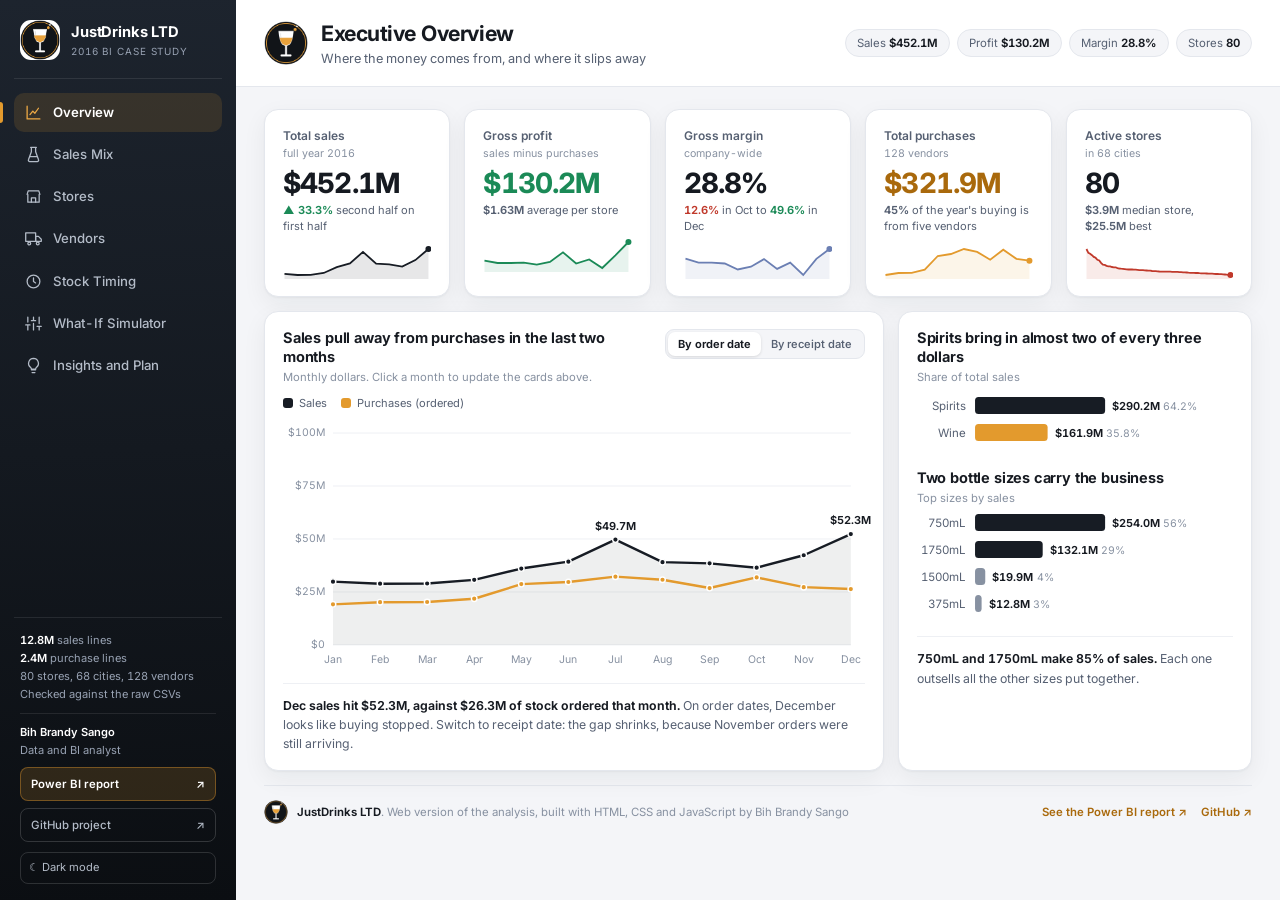
<file: projects/justdrinks/index.html>
<!DOCTYPE html>
<html lang="en">
<head>
<meta charset="UTF-8"/>
<meta name="viewport" content="width=device-width,initial-scale=1"/>
<title>JustDrinks LTD Analytics</title>
<meta name="description" content="Interactive analysis of 12.8 million sales lines and 2.4 million purchase lines for JustDrinks Ltd., an 80-store drinks retailer. Built by Bih Brandy Sango."/>
<meta property="og:title" content="JustDrinks LTD: Live Web Dashboard and Power BI Report"/>
<meta property="og:description" content="Interactive analysis for an 80-store drinks retailer, with a what-if simulator and a 13-page Power BI report. Built by Bih Brandy Sango."/>
<meta property="og:image" content="https://bihbrandysango-cloud.github.io/justdrinks-ltd-analysis/docs/cover.jpg"/>
<meta property="og:url" content="https://bihbrandysango-cloud.github.io/justdrinks-ltd-analysis/JustDrinks_Dashboard.html"/>
<meta property="og:type" content="website"/>
<link rel="icon" href="docs/logo.png"/>
<link rel="preconnect" href="https://fonts.googleapis.com"/>
<link rel="preconnect" href="https://fonts.gstatic.com" crossorigin/>
<link href="https://fonts.googleapis.com/css2?family=Inter:wght@400;500;600;700;800&display=swap" rel="stylesheet"/>
<style>
:root{
  --page:#F4F5F8;--card:#FFFFFF;--line:#E4E7ED;--line2:#EEF0F4;
  --tx:#161A21;--tx2:#566072;--tx3:#8791A1;
  --ink:#171C24;--amber:#E39A2D;--amber-tx:#A9690C;--amber-bg:#FCF3E3;
  --slate:#6B7FB3;--red:#C0392B;--red-bg:#FBECEA;--green:#1B8A57;--green-bg:#E7F5EE;
  --shadow:0 1px 2px rgba(23,28,36,.04),0 8px 24px rgba(23,28,36,.06);
  --r:14px;
  --f:'Inter',system-ui,-apple-system,'Segoe UI',sans-serif;
}
:root[data-theme=dark]{
  --page:#0E1116;--card:#171B22;--line:#2A303A;--line2:#222730;
  --tx:#F0F2F5;--tx2:#A5AEBC;--tx3:#737D8C;
  --ink:#DCE1E9;--amber:#EFAA45;--amber-tx:#EFAA45;--amber-bg:#2C2415;
  --slate:#8FA2D1;--red:#EC6A5C;--red-bg:#33201E;--green:#4CC48C;--green-bg:#15291F;
  --shadow:0 1px 2px rgba(0,0,0,.3),0 8px 24px rgba(0,0,0,.25);
}
*,*::before,*::after{box-sizing:border-box;margin:0;padding:0}
html{font-size:15px;-webkit-text-size-adjust:100%}
body{font-family:var(--f);background:var(--page);color:var(--tx);min-height:100vh;font-variant-numeric:tabular-nums;line-height:1.45}
button{font:inherit;color:inherit;background:none;border:0;cursor:pointer}
:focus-visible{outline:2px solid var(--amber);outline-offset:2px;border-radius:6px}

/* rail */
#rail{position:fixed;inset:0 auto 0 0;width:236px;background:linear-gradient(178deg,#1D242E 0%,#0B0E12 100%);color:#fff;display:flex;flex-direction:column;padding:20px 14px 16px;z-index:20}
.brand{display:flex;gap:11px;align-items:center;padding:0 6px 18px;border-bottom:1px solid rgba(255,255,255,.09)}
.brand img{width:40px;height:40px;border-radius:11px;background:#fff;object-fit:cover}
.brand b{display:block;font-size:.98rem;font-weight:700;letter-spacing:-.01em}
.brand span{display:block;font-size:.66rem;letter-spacing:.09em;text-transform:uppercase;color:#98A2B3;margin-top:1px}
nav{margin-top:14px;display:flex;flex-direction:column;gap:3px}
.nv{display:flex;align-items:center;gap:11px;width:100%;padding:10px 11px;border-radius:10px;color:#B4BCC8;font-size:.88rem;font-weight:500;text-align:left;position:relative;transition:background .15s,color .15s;white-space:nowrap}
.nv svg{width:17px;height:17px;flex:none;stroke:currentColor;fill:none;stroke-width:1.8;stroke-linecap:round;stroke-linejoin:round}
.nv:hover{background:rgba(255,255,255,.06);color:#fff}
.nv.on{background:rgba(227,154,45,.14);color:#fff;font-weight:600}
.nv.on::before{content:"";position:absolute;left:-14px;top:9px;bottom:9px;width:3px;border-radius:0 3px 3px 0;background:#E39A2D}
.nv.on svg{stroke:#EFAA45}
.railfoot{margin-top:auto;padding:14px 6px 0;border-top:1px solid rgba(255,255,255,.09);font-size:.74rem;color:#98A2B3;line-height:1.6}
.railfoot b{color:#fff;font-weight:600}
.railfoot .by{margin-top:10px;padding-top:10px;border-top:1px solid rgba(255,255,255,.09)}
.themebtn{display:flex;align-items:center;gap:8px;margin-top:10px;font-size:.74rem;color:#B4BCC8;padding:6px 8px;border-radius:8px;border:1px solid rgba(255,255,255,.14);width:100%}
.themebtn:hover{color:#fff;border-color:rgba(255,255,255,.3)}

/* main */
#main{margin-left:236px;min-width:0}
header{background:var(--card);border-bottom:1px solid var(--line);padding:18px 28px;display:flex;align-items:center;justify-content:space-between;gap:18px;position:sticky;top:0;z-index:10}
h1{font-size:1.42rem;font-weight:700;letter-spacing:-.022em}
.sub{font-size:.85rem;color:var(--tx2);margin-top:1px}
.pills{display:flex;gap:7px;flex-wrap:wrap;justify-content:flex-end}
.pill{font-size:.76rem;color:var(--tx2);padding:5px 11px;border:1px solid var(--line);border-radius:99px;background:var(--page);white-space:nowrap}
.pill b{color:var(--tx);font-weight:650}
.view{padding:22px 28px 36px;display:none}
.view.on{display:block;animation:rise .25s ease}
@keyframes rise{from{transform:translateY(5px)}to{transform:none}}
@media(prefers-reduced-motion:reduce){.view.on{animation:none}}

/* cards */
.grid{display:grid;gap:14px;margin-bottom:14px}
.g5{grid-template-columns:repeat(5,minmax(0,1fr))}
.g4{grid-template-columns:repeat(4,minmax(0,1fr))}
.g3{grid-template-columns:repeat(3,minmax(0,1fr))}
.g2{grid-template-columns:repeat(2,minmax(0,1fr))}
.g21{grid-template-columns:minmax(0,1.75fr) minmax(0,1fr)}
.card{background:var(--card);border:1px solid var(--line);border-radius:var(--r);box-shadow:var(--shadow);padding:17px 18px;min-width:0}
.kpi{display:flex;flex-direction:column}
.kl{font-size:.8rem;font-weight:600;color:var(--tx2)}
.kc{font-size:.71rem;color:var(--tx3);margin-top:1px}
.kv{font-size:1.86rem;font-weight:750;letter-spacing:-.03em;margin:7px 0 3px;line-height:1.1}
.kd{font-size:.74rem;color:var(--tx2);min-height:2.3em}
.kd b{font-weight:650}
.up{color:var(--green)}.dn{color:var(--red)}.am{color:var(--amber-tx)}
.spark{display:block;width:100%;height:36px;margin-top:9px}
.ch{display:flex;justify-content:space-between;align-items:flex-start;gap:12px;margin-bottom:10px}
h2{font-size:.97rem;font-weight:680;letter-spacing:-.012em;line-height:1.3}
.cs{font-size:.75rem;color:var(--tx3);margin-top:2px}
.chart{width:100%;position:relative}
.chart svg{display:block;width:100%;height:auto;overflow:visible}
.take{margin-top:12px;padding-top:12px;border-top:1px solid var(--line2);font-size:.82rem;color:var(--tx2);line-height:1.55}
.take b{color:var(--tx);font-weight:650}
.legend{display:flex;gap:14px;flex-wrap:wrap;font-size:.74rem;color:var(--tx2);margin:0 0 8px}
.legend i{display:inline-block;width:10px;height:10px;border-radius:3px;margin-right:6px;vertical-align:-1px}
.seg{display:inline-flex;background:var(--page);border:1px solid var(--line);border-radius:9px;padding:2px;flex:none}
.seg button{font-size:.74rem;font-weight:550;color:var(--tx2);padding:4px 10px;border-radius:7px;white-space:nowrap}
.seg button.on{background:var(--card);color:var(--tx);font-weight:650;box-shadow:0 1px 3px rgba(0,0,0,.12)}
.selchip{display:none;align-items:center;gap:8px;font-size:.78rem;background:var(--amber-bg);color:var(--amber-tx);padding:6px 11px;border-radius:9px;margin-bottom:14px;font-weight:600;width:max-content;max-width:100%}
.selchip.on{display:inline-flex}
.selchip button{font-weight:700;text-decoration:underline;font-size:.76rem}
table{width:100%;border-collapse:collapse;font-size:.81rem}
th{font-size:.69rem;font-weight:650;color:var(--tx3);text-transform:uppercase;letter-spacing:.05em;text-align:right;padding:6px 8px;border-bottom:1px solid var(--line)}
td{padding:7px 8px;border-bottom:1px solid var(--line2);text-align:right}
tr:last-child td{border-bottom:0}
th:first-child,td:first-child{text-align:left;padding-left:0}
td:first-child{font-weight:550}
.tw{overflow-x:auto}
.tag{display:inline-block;font-size:.67rem;font-weight:650;padding:1px 7px;border-radius:99px}
.tag.s{background:var(--line2);color:var(--tx)}.tag.w{background:var(--amber-bg);color:var(--amber-tx)}
.axis{font-size:10.5px;fill:var(--tx3)}
.val{font-size:11px;font-weight:650;fill:var(--tx)}
.note{font-size:10.5px;fill:var(--tx3)}
.hit{fill:transparent;cursor:pointer}
.hit:hover{fill:rgba(135,145,161,.1)}
#tip{position:fixed;pointer-events:none;background:#10141A;color:#fff;font-size:.76rem;line-height:1.5;padding:8px 11px;border-radius:8px;box-shadow:0 8px 24px rgba(0,0,0,.3);opacity:0;transition:opacity .1s;z-index:50;max-width:270px}
#tip b{font-weight:650}
.src{font-size:.73rem;color:var(--tx3);margin-top:6px;line-height:1.55}

/* brand */
.hmark{display:flex;align-items:center;gap:13px;min-width:0}
.hmark img{width:44px;height:44px;flex:none;border-radius:50%}
.railbtn{display:flex;align-items:center;justify-content:space-between;gap:6px;margin-top:7px;font-size:.76rem;font-weight:600;color:#fff;padding:7px 10px;border-radius:8px;background:rgba(227,154,45,.16);border:1px solid rgba(227,154,45,.4);text-decoration:none}
.railbtn:hover{background:rgba(227,154,45,.3)}
.railbtn.sec{background:none;border-color:rgba(255,255,255,.16);color:#B4BCC8;font-weight:500}
.pagefoot{display:flex;align-items:center;justify-content:space-between;gap:14px;flex-wrap:wrap;margin-top:8px;padding-top:14px;border-top:1px solid var(--line);font-size:.76rem;color:var(--tx3)}
.pagefoot .l{display:flex;align-items:center;gap:9px}
.pagefoot img{width:24px;height:24px;border-radius:50%}
.pagefoot b{color:var(--tx);font-weight:650}
.pagefoot a{color:var(--amber-tx);font-weight:600;text-decoration:none;margin-left:14px}
.pagefoot a:hover{text-decoration:underline}
.simlogo{position:absolute;right:20px;top:18px;width:46px;height:46px;border-radius:50%;box-shadow:0 0 0 1px rgba(255,255,255,.14)}
.sim{position:relative}

/* simulator */
.sim{background:linear-gradient(130deg,#1A212B 0%,#141920 58%,#3A2C12 100%);border:0;color:#fff;padding:22px 24px}
.sim h2{font-size:1.08rem;color:#fff}.sim .cs{color:#A5AEBC;font-size:.8rem}
.sl{display:grid;grid-template-columns:repeat(2,minmax(0,1fr));gap:26px;margin:18px 0 16px}
.sl label{display:flex;justify-content:space-between;gap:12px;font-size:.84rem;font-weight:600}
.sl label output{color:#EFAA45;font-weight:750;white-space:nowrap}
.sl small{display:block;color:#A5AEBC;font-size:.74rem;margin-top:5px;line-height:1.45}
input[type=range]{-webkit-appearance:none;appearance:none;width:100%;height:6px;border-radius:6px;margin-top:10px;background:linear-gradient(90deg,#E39A2D var(--p,0%),rgba(255,255,255,.2) var(--p,0%));cursor:pointer}
input[type=range]::-webkit-slider-thumb{-webkit-appearance:none;width:20px;height:20px;border-radius:50%;background:#fff;border:4px solid #E39A2D;box-shadow:0 2px 8px rgba(0,0,0,.4)}
input[type=range]::-moz-range-thumb{width:13px;height:13px;border-radius:50%;background:#fff;border:4px solid #E39A2D}
.presets{display:flex;gap:7px;flex-wrap:wrap;margin-bottom:16px}
.presets button{font-size:.76rem;font-weight:600;color:#fff;padding:5px 12px;border-radius:99px;border:1px solid rgba(255,255,255,.22)}
.presets button:hover,.presets button.on{background:#E39A2D;border-color:#E39A2D;color:#14181E}
.tiles{display:grid;grid-template-columns:repeat(4,minmax(0,1fr));gap:11px}
.tile{background:rgba(255,255,255,.07);border:1px solid rgba(255,255,255,.11);border-radius:11px;padding:13px 15px}
.tile b{display:block;font-size:1.5rem;font-weight:750;letter-spacing:-.02em;line-height:1.15}
.tile span{font-size:.74rem;color:#A5AEBC}
.tile b.g{color:#6FE0A9}
.simnote{margin-top:14px;border-left:3px solid #E39A2D;background:rgba(0,0,0,.22);padding:10px 13px;border-radius:0 8px 8px 0;font-size:.84rem;line-height:1.5}
pre{font-family:ui-monospace,Consolas,monospace;font-size:.74rem;line-height:1.6;background:var(--page);border:1px solid var(--line);border-radius:10px;padding:12px 14px;overflow-x:auto;color:var(--tx)}

/* plan */
.rec{display:grid;grid-template-columns:42px minmax(0,1fr) minmax(120px,auto);gap:15px;align-items:start;padding:15px 0;border-bottom:1px solid var(--line2)}
.rec:first-of-type{padding-top:4px}.rec:last-of-type{border-bottom:0;padding-bottom:2px}
.rec .n{width:38px;height:38px;border-radius:11px;background:var(--amber-bg);color:var(--amber-tx);display:grid;place-items:center;font-weight:750}
.rec h3{font-size:.93rem;font-weight:670;letter-spacing:-.01em}
.rec p{font-size:.83rem;color:var(--tx2);margin-top:3px;line-height:1.55}
.rec .fig{text-align:right;font-size:1.12rem;font-weight:750;letter-spacing:-.02em}
.rec .fig small{display:block;font-size:.69rem;font-weight:500;color:var(--tx3);letter-spacing:0}
.list{list-style:none;font-size:.83rem;color:var(--tx2)}
.list li{padding:8px 0;border-bottom:1px solid var(--line2);line-height:1.5}
.list li:last-child{border:0;padding-bottom:0}
.list b{color:var(--tx);font-weight:650}

@media(max-width:1180px){.g5{grid-template-columns:repeat(3,minmax(0,1fr))}.g4{grid-template-columns:repeat(2,minmax(0,1fr))}.pills{display:none}.tiles{grid-template-columns:repeat(2,minmax(0,1fr))}}
@media(max-width:860px){
  .hmark img{width:36px;height:36px}.simlogo{width:34px;height:34px;right:14px;top:14px}
  #rail{position:sticky;top:0;bottom:auto;right:0;width:auto;flex-direction:row;align-items:center;padding:8px 12px;gap:8px;overflow-x:auto}
  .brand{border:0;padding:0}.brand div,.railfoot{display:none}.brand img{width:32px;height:32px}
  nav{flex-direction:row;margin:0}.nv{padding:8px 10px;font-size:.8rem}.nv.on::before{display:none}
  #main{margin-left:0}header{position:static;padding:14px 16px}.view{padding:14px 16px 28px}
  .g5,.g4,.g3,.g2,.g21{grid-template-columns:minmax(0,1fr)}.g5{grid-template-columns:repeat(2,minmax(0,1fr))}.sl{grid-template-columns:minmax(0,1fr)}
  .rec{grid-template-columns:42px minmax(0,1fr)}.rec .fig{grid-column:2;text-align:left}
}
@media(max-width:480px){.g5{grid-template-columns:minmax(0,1fr)}.tiles{grid-template-columns:minmax(0,1fr)}}
</style>
</head>
<body>
<aside id="rail">
  <div class="brand"><img src="docs/logo.png" alt="JustDrinks logo"/><div><b>JustDrinks LTD</b><span>2016 BI case study</span></div></div>
  <nav id="nav" aria-label="Dashboard pages"></nav>
  <div class="railfoot">
    <b>12.8M</b> sales lines<br/><b>2.4M</b> purchase lines<br/>80 stores, 68 cities, 128 vendors<br/>Checked against the raw CSVs
    <div class="by"><b>Bih Brandy Sango</b><br/>Data and BI analyst</div>
    <a class="railbtn" href="https://github.com/bihbrandysango-cloud/justdrinks-ltd-analysis#report-pages" target="_blank" rel="noopener">Power BI report <span>↗</span></a>
    <a class="railbtn sec" href="https://github.com/bihbrandysango-cloud/justdrinks-ltd-analysis" target="_blank" rel="noopener">GitHub project <span>↗</span></a>
    <button class="themebtn" id="theme" type="button"></button>
  </div>
</aside>
<div id="main">
  <header>
    <div class="hmark"><img src="docs/logo.png" alt="JustDrinks logo"/><div><h1 id="h"></h1><div class="sub" id="hs"></div></div></div>
    <div class="pills" id="pills"></div>
  </header>
  <main id="views"></main>
</div>
<div id="tip" role="status"></div>
<script>
const D={"month":[{"m":"2016-01","sp":18289796,"wi":11564232,"spu":1300925,"wiu":894034,"po":19138815,"pou":2130443,"rc":20514449,"rcu":2232313},{"m":"2016-02","sp":18580057,"wi":10296550,"spu":1317503,"wiu":807789,"po":20147365,"pou":2242110,"rc":19833841,"rcu":2182428},{"m":"2016-03","sp":18537550,"wi":10450862,"spu":1333115,"wiu":886511,"po":20252969,"pou":2199278,"rc":20983950,"rcu":2319276},{"m":"2016-04","sp":20091246,"wi":10632488,"spu":1396872,"wiu":892553,"po":21798730,"pou":2328996,"rc":20886046,"rcu":2218612},{"m":"2016-05","sp":23255750,"wi":12785461,"spu":1581695,"wiu":1042801,"po":28693060,"pou":3011592,"rc":26439771,"rcu":2778905},{"m":"2016-06","sp":25025087,"wi":14265614,"spu":1689069,"wiu":1169875,"po":29699192,"pou":3038355,"rc":29120996,"rcu":3025276},{"m":"2016-07","sp":33285357,"wi":16411110,"spu":2113525,"wiu":1326123,"po":32193842,"pou":3252027,"rc":33408384,"rcu":3322525},{"m":"2016-08","sp":24905360,"wi":14150806,"spu":1716517,"wiu":1175749,"po":30747884,"pou":3224148,"rc":31454989,"rcu":3328118},{"m":"2016-09","sp":23654944,"wi":14822595,"spu":1652232,"wiu":1187811,"po":26840920,"pou":2906400,"rc":27521421,"rcu":2953690},{"m":"2016-10","sp":23375314,"wi":13057828,"spu":1661790,"wiu":1062867,"po":31836532,"pou":3086254,"rc":27720974,"rcu":2788824},{"m":"2016-11","sp":27676826,"wi":14635871,"spu":1792022,"wiu":1158493,"po":27252267,"pou":2673905,"rc":31565630,"rcu":3051058},{"m":"2016-12","sp":33487723,"wi":18824525,"spu":2290322,"wiu":1467683,"po":26349073,"pou":2785110,"rc":32450314,"rcu":3383352}],"sizes":[{"n":"750mL","sp":122923531,"wi":131055667,"spu":5982706,"wiu":10248818},{"n":"1750mL","sp":132099259,"wi":736,"spu":5931208,"wiu":67},{"n":"1500mL","sp":386078,"wi":19556548,"spu":38112,"wiu":1927494},{"n":"375mL","sp":11854620,"wi":978330,"spu":1069854,"wiu":87035},{"n":"1000mL","sp":12160382,"wi":210507,"spu":591863,"wiu":14794},{"n":"50mL","sp":8709349,"wi":7929,"spu":5996456,"wiu":8009},{"n":"3000mL","sp":0,"wi":4473308,"spu":0,"wiu":273026},{"n":"5000mL","sp":28006,"wi":3464258,"spu":1401,"wiu":222105}],"stores":[{"id":76,"c":"Doncaster","sp":14390382,"wi":11061154,"u":1573145,"pu":17525106},{"id":73,"c":"Doncaster","sp":12365494,"wi":9370481,"u":1365482,"pu":15067957},{"id":34,"c":"Pitmerden","sp":13373819,"wi":7554900,"u":1365123,"pu":14460168},{"id":38,"c":"Goulcrest","sp":10573700,"wi":8877943,"u":1320833,"pu":13516574},{"id":66,"c":"Eanverness","sp":10120045,"wi":7705613,"u":1118778,"pu":12243511},{"id":50,"c":"Mountmend","sp":11572963,"wi":5365913,"u":1078369,"pu":14317351},{"id":67,"c":"Eanverness","sp":8194946,"wi":6903115,"u":950670,"pu":10434987},{"id":69,"c":"Mountmend","sp":8507684,"wi":5939046,"u":969958,"pu":10039711},{"id":60,"c":"Irragin","sp":7435401,"wi":4688448,"u":840562,"pu":8425067},{"id":15,"c":"Wanborne","sp":6765328,"wi":3637556,"u":736960,"pu":7599488},{"id":55,"c":"Dry Gulch","sp":5879609,"wi":4260185,"u":659216,"pu":7172954},{"id":41,"c":"Larnwick","sp":6216733,"wi":2964052,"u":680848,"pu":7252249},{"id":49,"c":"Garigill","sp":5904277,"wi":2856431,"u":667329,"pu":6153488},{"id":74,"c":"Paentmarwy","sp":6333430,"wi":2389278,"u":619773,"pu":7585453},{"id":10,"c":"Hornsey","sp":6258435,"wi":1892098,"u":636618,"pu":5786958},{"id":23,"c":"Arbington","sp":4890182,"wi":2981295,"u":598025,"pu":5546941},{"id":68,"c":"Solaris","sp":4251152,"wi":3563334,"u":580777,"pu":5214653},{"id":33,"c":"Hornsey","sp":4680324,"wi":2410441,"u":519053,"pu":4987971},{"id":1,"c":"Hardersfield","sp":4137066,"wi":2528601,"u":558588,"pu":4844714},{"id":6,"c":"Goulcrest","sp":3783532,"wi":2668149,"u":461757,"pu":4374800},{"id":2,"c":"Ashborne","sp":4451671,"wi":1979851,"u":417757,"pu":4504047},{"id":32,"c":"Mountmend","sp":4177069,"wi":1929372,"u":453196,"pu":4417079},{"id":59,"c":"Claethorpes","sp":3968463,"wi":1847507,"u":442645,"pu":4075618},{"id":9,"c":"Blackpool","sp":4058686,"wi":1677382,"u":465680,"pu":3951593},{"id":61,"c":"Aethelney","sp":4343435,"wi":1339270,"u":410829,"pu":4006056},{"id":79,"c":"Ballymena","sp":3611992,"wi":2056209,"u":413449,"pu":3993526},{"id":25,"c":"Caershire","sp":3165063,"wi":2347226,"u":443320,"pu":3762636},{"id":7,"c":"Stanmore","sp":3259977,"wi":2223370,"u":409837,"pu":3792050},{"id":11,"c":"Cardend","sp":2571279,"wi":2732896,"u":382582,"pu":3557100},{"id":14,"c":"Bromwich","sp":4130798,"wi":987063,"u":429660,"pu":3594585},{"id":56,"c":"Beggar'S Hole","sp":3211227,"wi":1894955,"u":390668,"pu":3490889},{"id":64,"c":"Cesterfield","sp":2238638,"wi":2792658,"u":368806,"pu":3386250},{"id":71,"c":"Clarcton","sp":3504255,"wi":1305827,"u":379576,"pu":3307224},{"id":48,"c":"Norfolk","sp":3955416,"wi":835899,"u":328852,"pu":3416208},{"id":72,"c":"Hardersfield","sp":3398444,"wi":1267866,"u":400527,"pu":3251303},{"id":21,"c":"Balerno","sp":2382226,"wi":2140354,"u":338589,"pu":3186371},{"id":27,"c":"Mountmend","sp":3493488,"wi":750659,"u":356765,"pu":3040203},{"id":30,"c":"Culcheth","sp":2841755,"wi":1245069,"u":333112,"pu":2983014},{"id":53,"c":"Hillfar","sp":3223486,"wi":860328,"u":341666,"pu":2927638},{"id":51,"c":"Aberdeen","sp":2865121,"wi":1106609,"u":328156,"pu":2758455},{"id":54,"c":"Guthram","sp":2070376,"wi":1747519,"u":278648,"pu":2610671},{"id":22,"c":"Sharnwick","sp":2465205,"wi":1265591,"u":303607,"pu":2622723},{"id":75,"c":"Barncombe","sp":2790671,"wi":916564,"u":313123,"pu":2590808},{"id":19,"c":"Wintervale","sp":2411067,"wi":1254580,"u":285718,"pu":2914428},{"id":77,"c":"Tamworth","sp":2782432,"wi":872336,"u":287326,"pu":2656433},{"id":20,"c":"Bredwardine","sp":2593162,"wi":968490,"u":324191,"pu":2473695},{"id":8,"c":"Alnerwick","sp":2564425,"wi":986372,"u":281492,"pu":2474463},{"id":58,"c":"Hartlepool","sp":2764386,"wi":726697,"u":295499,"pu":2455856},{"id":44,"c":"Porthcrawl","sp":2058089,"wi":1402533,"u":254826,"pu":2924151},{"id":39,"c":"Easthallow","sp":1761480,"wi":1683632,"u":260632,"pu":2289833},{"id":31,"c":"Hornsey","sp":2644851,"wi":742691,"u":315634,"pu":2375624},{"id":4,"c":"Eanverness","sp":2241818,"wi":905042,"u":269520,"pu":2247278},{"id":12,"c":"Leeside","sp":1613397,"wi":1496737,"u":234217,"pu":2084605},{"id":62,"c":"Kilmarnock","sp":2245307,"wi":721067,"u":260098,"pu":2052730},{"id":78,"c":"Easthaven","sp":2120677,"wi":800292,"u":256099,"pu":2231546},{"id":42,"c":"Black Hollow","sp":1664054,"wi":1210564,"u":224326,"pu":1945664},{"id":47,"c":"Pella'S Wish","sp":1713454,"wi":922653,"u":199724,"pu":1819522},{"id":35,"c":"Halivaara","sp":1820033,"wi":739614,"u":226968,"pu":1800185},{"id":13,"c":"Tarmsworth","sp":2049031,"wi":444142,"u":213947,"pu":1796043},{"id":40,"c":"Bullmar","sp":1614929,"wi":854326,"u":192192,"pu":1690905},{"id":57,"c":"Lanteglos","sp":1686465,"wi":656449,"u":195122,"pu":1668277},{"id":43,"c":"Wolford","sp":1796222,"wi":517966,"u":203313,"pu":1605598},{"id":17,"c":"Oldham","sp":1706262,"wi":428085,"u":187593,"pu":1468039},{"id":70,"c":"Keld","sp":1497876,"wi":570541,"u":178150,"pu":1491132},{"id":63,"c":"Swordbreak","sp":1470460,"wi":443410,"u":148450,"pu":1353305},{"id":16,"c":"Lundy","sp":1452695,"wi":460952,"u":154096,"pu":1349377},{"id":52,"c":"Graycott","sp":1290687,"wi":556468,"u":140855,"pu":1293238},{"id":24,"c":"Palperroth","sp":1216479,"wi":485809,"u":158296,"pu":1177823},{"id":28,"c":"Larnwick","sp":1195487,"wi":465224,"u":136878,"pu":1169277},{"id":65,"c":"Luton","sp":981885,"wi":677625,"u":134656,"pu":1102766},{"id":45,"c":"Veritas","sp":1108741,"wi":341526,"u":133588,"pu":1018554},{"id":36,"c":"Lewes","sp":1041984,"wi":367299,"u":115944,"pu":1001289},{"id":5,"c":"Sutton","sp":1002931,"wi":331852,"u":124104,"pu":956213},{"id":18,"c":"Furness","sp":911783,"wi":398272,"u":94518,"pu":930180},{"id":46,"c":"Tywardreath","sp":756663,"wi":461592,"u":89704,"pu":583892},{"id":37,"c":"Paethsmouth","sp":747537,"wi":311056,"u":84773,"pu":755638},{"id":81,"c":"Pembroke","sp":624090,"wi":310870,"u":73129,"pu":1742230},{"id":29,"c":"Aylesbury","sp":470055,"wi":257866,"u":68434,"pu":509555},{"id":26,"c":"Knife'S Edge","sp":419679,"wi":146695,"u":45839,"pu":428652},{"id":3,"c":"Hornsey","sp":311194,"wi":108539,"u":35111,"pu":286622}],"vendTop":[["DIAGEO NORTH AMERICA INC",50959797,5459788],["MARTIGNETTI COMPANIES",27861690,2640411],["JIM BEAM BRANDS COMPANY",24203151,2737165],["PERNOD RICARD USA",24124092,1647558],["BACARDI USA INC",17624379,1427075],["CONSTELLATION BRANDS INC",15573918,2325892],["BROWN-FORMAN CORP",13529433,1006122],["ULTRA BEVERAGE COMPANY LLP",13210614,1077527],["E & J GALLO WINERY",12289608,1858260],["M S WALKER INC",10935817,1372841],["SAZERAC CO INC",9916770,1417727],["MOET HENNESSY USA INC",9472995,427867]],"vendN":128,"vendTotal":321900770,"brands":[{"n":"Jack Daniels No 7 Black","c":1,"r":5101920,"u":142049,"pu":3811252},{"n":"Tito's Handmade Vodka","c":1,"r":4819073,"u":160247,"pu":3804041},{"n":"Absolut 80 Proof","c":1,"r":4538121,"u":187140,"pu":3418304},{"n":"Capt Morgan Spiced Rum","c":1,"r":4475973,"u":200412,"pu":3261198},{"n":"Ketel One Vodka","c":1,"r":4223108,"u":135838,"pu":3023206},{"n":"Grey Goose Vodka","c":1,"r":3383912,"u":141860,"pu":2466636},{"n":"Jameson Irish Whiskey","c":1,"r":2773368,"u":69627,"pu":2177285},{"n":"Tanqueray","c":1,"r":2640491,"u":90481,"pu":1903740},{"n":"Smirnoff Traveler","c":1,"r":2592041,"u":148265,"pu":2088335},{"n":"Jim Beam","c":1,"r":2435393,"u":107061,"pu":1773427},{"n":"Kendall Jackson Chard Vt RSV","c":2,"r":2326008,"u":214238,"pu":1460072},{"n":"Veuve Clicquot Brut Yellow","c":2,"r":1584665,"u":38506,"pu":1098336},{"n":"Moet & Chandon Nectar Imp Rs","c":2,"r":1533635,"u":29498,"pu":1014484},{"n":"Josh Cellars Cab Svgn Sonoma","c":2,"r":1095045,"u":78392,"pu":675453},{"n":"R M Woodbridge Chard Cal","c":2,"r":1016329,"u":101339,"pu":612328},{"n":"Cavit Pinot Grigio","c":2,"r":945345,"u":87974,"pu":599076},{"n":"Santa Margherita Pnt Grigio","c":2,"r":923055,"u":46511,"pu":549996},{"n":"Oyster Bay Svgn Bl Marlboro","c":2,"r":890334,"u":90267,"pu":600613},{"n":"Moet & Chandon Imperial","c":2,"r":834892,"u":23290,"pu":577389},{"n":"Apothic Winemakers Red Blend","c":2,"r":812899,"u":91600,"pu":515598}],"rows":[12825363,2372474],"dec15":6950117};
/* ---------- derived figures ---------- */
const MN=['Jan','Feb','Mar','Apr','May','Jun','Jul','Aug','Sep','Oct','Nov','Dec'];
const sum=a=>a.reduce((x,y)=>x+y,0);
const M=D.month.map((r,i)=>({...r,l:MN[i],s:r.sp+r.wi,su:r.spu+r.wiu}));
const S=sum(M.map(r=>r.s)),P=D.vendTotal,GP=S-P,GM=GP/S;
const SP=sum(M.map(r=>r.sp)),WI=sum(M.map(r=>r.wi));
const ST=D.stores.map(r=>({...r,s:r.sp+r.wi,m:(r.sp+r.wi-r.pu)/(r.sp+r.wi)}));
const sortedS=ST.map(r=>r.s).sort((a,b)=>a-b);
const MED=(sortedS[39]+sortedS[40])/2;
const TOP5=sum(D.vendTop.slice(0,5).map(v=>v[1]));
const BEHIND=ST.filter(r=>r.s<MED),GAP=sum(BEHIND.map(r=>MED-r.s));
const H1=sum(M.slice(0,6).map(r=>r.s)),H2=sum(M.slice(6).map(r=>r.s));
const money=(v,d=1)=>{const a=Math.abs(v),n=v<0?'-':'';return a>=1e9?n+'$'+(a/1e9).toFixed(d)+'B':a>=1e6?n+'$'+(a/1e6).toFixed(d)+'M':a>=1e3?n+'$'+(a/1e3).toFixed(0)+'K':n+'$'+a.toFixed(0)};
const units=(v,d=2)=>{const a=Math.abs(v),n=v<0?'-':'';return a>=1e6?n+(a/1e6).toFixed(d)+'M':a>=1e3?n+(a/1e3).toFixed(0)+'K':n+a};
const pct=(v,d=1)=>(v*100).toFixed(d)+'%';
const esc=s=>String(s).replace(/&/g,'&amp;').replace(/</g,'&lt;').replace(/"/g,'&quot;');

/* ---------- state ---------- */
const state={view:'overview',basis:'po',month:null,cat:'all',sortStores:'top',unit:'dollars'};
const basisLabel=()=>state.basis==='po'?'ordered':'received';
const pur=r=>state.basis==='po'?r.po:r.rc;

/* ---------- chart helpers ---------- */
const NS=(w,h,inner,label)=>`<svg viewBox="0 0 ${w} ${h}" height="${h}" role="img" aria-label="${esc(label||'chart')}">${inner}</svg>`;
function niceMax(v){const e=Math.pow(10,Math.floor(Math.log10(v))),f=v/e;return (f<=1?1:f<=2?2:f<=2.5?2.5:f<=5?5:10)*e}
function spark(vals,color,fill=true){
  const w=200,h=36,mn=Math.min(...vals),mx=Math.max(...vals),x=i=>2+i*(w-6)/(vals.length-1),y=v=>h-4-(v-mn)/((mx-mn)||1)*(h-10);
  const p=vals.map((v,i)=>`${x(i).toFixed(1)},${y(v).toFixed(1)}`).join(' ');
  return `<svg class="spark" viewBox="0 0 ${w} ${h}" preserveAspectRatio="none" aria-hidden="true">${fill?`<polygon points="${x(0)},${h} ${p} ${x(vals.length-1)},${h}" fill="${color}" opacity=".1"/>`:''}<polyline points="${p}" fill="none" stroke="${color}" stroke-width="1.8" vector-effect="non-scaling-stroke"/><line x1="${x(vals.length-1)}" y1="${y(vals[vals.length-1])}" x2="${x(vals.length-1)}" y2="${y(vals[vals.length-1])}" stroke="${color}" stroke-width="6" stroke-linecap="round" vector-effect="non-scaling-stroke"/></svg>`;
}
function lineChart(el,{labels,series,h=280,fmt=money,tips,onPick,picked,area=0}){
  const w=Math.max(el.clientWidth,300),L=50,R=14,T=14,B=26,all=series.flatMap(s=>s.v),mx=niceMax(Math.max(...all)*1.04);
  const x=i=>L+i*(w-L-R)/(labels.length-1),y=v=>T+(1-v/mx)*(h-T-B);
  let g='';
  for(let i=0;i<=4;i++){const v=mx*i/4;g+=`<line x1="${L}" x2="${w-R}" y1="${y(v)}" y2="${y(v)}" stroke="var(--line2)"/><text class="axis" x="${L-8}" y="${y(v)+3.5}" text-anchor="end">${fmt(v,0)}</text>`}
  labels.forEach((l,i)=>{if(w>480||i%2==0)g+=`<text class="axis" x="${x(i)}" y="${h-8}" text-anchor="middle">${l}</text>`});
  if(picked!=null)g+=`<rect x="${x(picked)-(w-L-R)/(labels.length-1)/2}" y="${T-4}" width="${(w-L-R)/(labels.length-1)}" height="${h-T-B+8}" fill="var(--amber-bg)" opacity=".85"/>`;
  series.forEach((s,k)=>{
    const pts=s.v.map((v,i)=>`${x(i).toFixed(1)},${y(v).toFixed(1)}`).join(' ');
    if(k===area)g+=`<polygon points="${x(0)},${y(0)} ${pts} ${x(s.v.length-1)},${y(0)}" fill="${s.c}" opacity=".07"/>`;
    g+=`<polyline points="${pts}" fill="none" stroke="${s.c}" stroke-width="2.4" stroke-linejoin="round" stroke-linecap="round" ${s.dash?'stroke-dasharray="5 4"':''}/>`;
    s.v.forEach((v,i)=>{g+=`<circle cx="${x(i)}" cy="${y(v)}" r="${i===picked?4.5:2.8}" fill="${s.c}" stroke="var(--card)" stroke-width="1.4"/>`});
  });
  (series[0].mark||[]).forEach(i=>{g+=`<text class="val" x="${x(i)}" y="${y(series[0].v[i])-10}" text-anchor="middle">${fmt(series[0].v[i])}</text>`});
  labels.forEach((l,i)=>{const bw=(w-L-R)/(labels.length-1);g+=`<rect class="hit" data-i="${i}" x="${x(i)-bw/2}" y="${T-4}" width="${bw}" height="${h-T-B+8}" data-tip="${esc(tips(i))}" ${onPick?'tabindex="0" role="button"':''} aria-label="${esc(l)}"/>`});
  el.innerHTML=NS(w,h,g,series.map(s=>s.n).join(' and ')+' by month');
  if(onPick)el.querySelectorAll('.hit').forEach(r=>{const go=()=>onPick(+r.dataset.i);r.onclick=go;r.onkeydown=e=>{if(e.key==='Enter'||e.key===' '){e.preventDefault();go()}}});
}
function hbars(el,rows,{fmt=money,lw=150,ref,rh=27,extra}={}){
  const w=Math.max(el.clientWidth,300),R=extra?128:78,top=ref?16:2,h=rows.length*rh+top+(ref?4:2),mx=Math.max(...rows.map(r=>r.v),ref?ref.v:0),small=w<430,LW=small?Math.min(lw,112):lw;
  const X=v=>LW+Math.max(v,0)/mx*(w-LW-R);
  let g='';
  rows.forEach((r,i)=>{const yy=top+i*rh,bh=rh-10;
    g+=`<g data-tip="${esc(r.tip||(r.l+': '+fmt(r.v)))}"><rect x="0" y="${yy}" width="${w}" height="${rh}" fill="transparent"/><text class="axis" style="fill:var(--tx2);font-size:11.5px" x="${LW-9}" y="${yy+bh/2+4}" text-anchor="end">${esc(small&&r.l.length>17?r.l.slice(0,16)+'…':r.l)}</text><rect x="${LW}" y="${yy}" width="${Math.max(X(r.v)-LW,1.5)}" height="${bh}" rx="3.5" fill="${r.c||'var(--ink)'}"/>${r.c2?`<rect x="${X(r.v-r.v2)}" y="${yy}" width="${X(r.v)-X(r.v-r.v2)}" height="${bh}" rx="3.5" fill="${r.c2}"/>`:''}<text class="val" x="${X(r.v)+7}" y="${yy+bh/2+4}">${fmt(r.v)}</text>${r.e?`<text class="note" x="${X(r.v)+7+fmt(r.v).length*6.6+5}" y="${yy+bh/2+4}">${esc(r.e)}</text>`:''}</g>`});
  if(ref){g+=`<line x1="${X(ref.v)}" x2="${X(ref.v)}" y1="11" y2="${h-1}" stroke="var(--tx3)" stroke-dasharray="3 3"/><text class="note" x="${X(ref.v)}" y="8" text-anchor="middle">${esc(ref.l)}</text>`}
  el.innerHTML=NS(w,h,g,'bar chart');
}
function cols(el,rows,{h=220,fmt=money,ref,neg=false}={}){
  const w=Math.max(el.clientWidth,300),L=44,R=8,T=20,B=24,vals=rows.map(r=>r.v),mx=niceMax(Math.max(...vals,ref?ref.v:0)*1.05),mn=neg?-niceMax(Math.max(...vals.map(v=>-v),1)*1.05):0;
  const y=v=>T+(mx-v)/(mx-mn)*(h-T-B),step=(w-L-R)/rows.length,bw=Math.min(step*.66,46);
  let g='';
  [mx,mx/2,0,...(neg?[mn]:[])].forEach(v=>{g+=`<line x1="${L}" x2="${w-R}" y1="${y(v)}" y2="${y(v)}" stroke="${v===0?'var(--line)':'var(--line2)'}"/><text class="axis" x="${L-7}" y="${y(v)+3.5}" text-anchor="end">${fmt(v,0)}</text>`});
  rows.forEach((r,i)=>{const cx=L+step*(i+.5),top=Math.min(y(r.v),y(0)),ht=Math.max(Math.abs(y(r.v)-y(0)),1);
    g+=`<g data-tip="${esc(r.tip||r.l+': '+fmt(r.v))}"><rect x="${cx-step/2}" y="${T-14}" width="${step}" height="${h-T-B+14}" fill="transparent"/><rect x="${cx-bw/2}" y="${top}" width="${bw}" height="${ht}" rx="3.5" fill="${r.c||'var(--ink)'}"/>${step>26?`<text class="val" style="font-size:10.5px" x="${cx}" y="${r.v<0?top+ht+12:top-5}" text-anchor="middle">${fmt(r.v)}</text>`:''}<text class="axis" x="${cx}" y="${h-7}" text-anchor="middle">${esc(r.l)}</text></g>`});
  if(ref){g+=`<line x1="${L}" x2="${w-R}" y1="${y(ref.v)}" y2="${y(ref.v)}" stroke="var(--tx3)" stroke-dasharray="4 3"/><text class="note" x="${w-R}" y="${y(ref.v)-5}" text-anchor="end">${esc(ref.l)}</text>`}
  el.innerHTML=NS(w,h,g,'column chart');
}
function scatter(el,pts,{h=320}={}){
  const w=Math.max(el.clientWidth,300),L=44,R=14,T=12,B=34,mxX=Math.ceil(Math.max(...pts.map(p=>p.x))/5e6)*5e6,yMin=0,yMax=.4;
  const X=v=>L+v/mxX*(w-L-R),Y=v=>T+(yMax-Math.min(Math.max(v,yMin),yMax))/(yMax-yMin)*(h-T-B);
  let g='';
  [0,.1,.2,.3,.4].forEach(v=>{g+=`<line x1="${L}" x2="${w-R}" y1="${Y(v)}" y2="${Y(v)}" stroke="var(--line2)"/><text class="axis" x="${L-7}" y="${Y(v)+3.5}" text-anchor="end">${v*100}%</text>`});
  for(let v=0;v<=mxX;v+=5e6)g+=`<text class="axis" x="${X(v)}" y="${h-B+15}" text-anchor="middle">${money(v,0)}</text>`;
  g+=`<text class="note" x="${L+(w-L-R)/2}" y="${h-3}" text-anchor="middle">Store sales</text>`;
  g+=`<line x1="${L}" x2="${w-R}" y1="${Y(GM)}" y2="${Y(GM)}" stroke="var(--tx3)" stroke-dasharray="4 3"/><text class="note" x="${w-R}" y="${Y(GM)-5}" text-anchor="end">Company ${pct(GM)}</text>`;
  pts.forEach(p=>{g+=`<circle cx="${X(p.x)}" cy="${Y(p.y)}" r="${p.hi?6.5:4.5}" fill="${p.c}" fill-opacity="${p.hi?.95:.62}" stroke="var(--card)" data-tip="${esc(p.tip)}"/>`;
    if(p.hi)g+=`<text class="val" x="${X(p.x)+(X(p.x)>w-110?-10:10)}" y="${Y(p.y)+4}" text-anchor="${X(p.x)>w-110?'end':'start'}" style="font-size:10.5px">${esc(p.hi)}</text>`});
  el.innerHTML=NS(w,h,g,'store sales against margin');
}

/* ---------- pages ---------- */
const ic={ov:'<path d="M3 3v18h18"/><path d="M7 15l4-5 3 3 5-7"/>',mix:'<path d="M8 2h8M9 2v6l-4 11a2 2 0 0 0 2 3h10a2 2 0 0 0 2-3L15 8V2"/><path d="M7 15h10"/>',st:'<path d="M3 9l1.5-5h15L21 9"/><path d="M4 9v11h16V9"/><path d="M9 20v-6h6v6"/>',ve:'<path d="M1 4h14v12H1z"/><path d="M15 9h4l4 4v3h-8z"/><circle cx="6" cy="19" r="2"/><circle cx="18" cy="19" r="2"/>',ti:'<circle cx="12" cy="12" r="9"/><path d="M12 7v5l3 2"/>',wi:'<path d="M4 21v-7M4 10V3M12 21v-9M12 8V3M20 21v-5M20 12V3M1 14h6M9 8h6M17 16h6"/>',pl:'<path d="M9 18h6M10 22h4"/><path d="M12 2a7 7 0 0 0-4 12.7c.6.5 1 1.2 1 2.3h6c0-1.1.4-1.8 1-2.3A7 7 0 0 0 12 2z"/>'};
const PAGES=[
 {id:'overview',n:'Overview',i:'ov',t:'Executive Overview',s:'Where the money comes from, and where it slips away'},
 {id:'mix',n:'Sales Mix',i:'mix',t:'Sales Mix',s:'What sells: spirits and wine, bottle sizes and top products'},
 {id:'stores',n:'Stores',i:'st',t:'Stores and Cities',s:'How far apart the 80 stores are, in sales and in margin'},
 {id:'vendors',n:'Vendors',i:'ve',t:'Vendors',s:'How concentrated the buying is'},
 {id:'timing',n:'Stock Timing',i:'ti',t:'Stock Timing',s:'Units sold against units ordered and units received'},
 {id:'whatif',n:'What-If Simulator',i:'wi',t:'What-If Simulator',s:'Size the prize from better vendor terms and lifting weak stores'},
 {id:'plan',n:'Insights and Plan',i:'pl',t:'Insights and Plan',s:'What to do next, and what this data cannot tell us'}
];
const R={};
const seg=(id,opts,cur)=>`<div class="seg" role="group" data-seg="${id}">${opts.map(([v,l])=>`<button type="button" data-v="${v}" class="${v===cur?'on':''}" aria-pressed="${v===cur}">${l}</button>`).join('')}</div>`;
const BASIS=()=>seg('basis',[['po','By order date'],['rc','By receipt date']],state.basis);

R.overview=()=>{
  const sel=state.month,r=sel!=null?M[sel]:null;
  const sv=r?r.s:S,pv=r?pur(r):P,gv=sv-pv,mv=gv/sv;
  const gpS=M.map(x=>x.s-pur(x)),mS=M.map(x=>(x.s-pur(x))/x.s),lo=mS.indexOf(Math.min(...mS)),hi=mS.indexOf(Math.max(...mS));
  const pk=M.map(x=>x.s).indexOf(Math.max(...M.map(x=>x.s)));
  const kpi=(l,c,v,col,d,sp)=>`<div class="card kpi" data-tip="${esc(l+': '+v)}"><div class="kl">${l}</div><div class="kc">${c}</div><div class="kv" ${col?`style="color:${col}"`:''}>${v}</div><div class="kd">${d}</div>${sp}</div>`;
  const scope=r?r.l+' 2016':'full year 2016';
  return `
  <div class="selchip ${r?'on':''}">Showing ${r?r.l:''} 2016 <button type="button" id="clr">Back to full year</button></div>
  <div class="grid g5">
   ${kpi('Total sales',scope,money(sv),'',r?`<b>${pct(sv/S)}</b> of the year`:`<b class="up">▲ ${pct(H2/H1-1)}</b> second half on first half`,spark(M.map(x=>x.s),'var(--ink)'))}
   ${kpi('Gross profit','sales minus purchases',money(gv),'var(--green)',r?`on ${basisLabel()} purchases`:`<b>${money(GP/80,2)}</b> average per store`,spark(gpS,'var(--green)'))}
   ${kpi('Gross margin',r?`${scope}, ${basisLabel()} purchases`:'company-wide',pct(mv),mv<.2?'var(--red)':'',`<b class="dn">${pct(mS[lo])}</b> in ${M[lo].l} to <b class="up">${pct(mS[hi])}</b> in ${M[hi].l}`,spark(mS,'var(--slate)'))}
   ${kpi('Total purchases',r?scope:'128 vendors',money(pv),'var(--amber-tx)',`<b>${pct(TOP5/P,0)}</b> of the year's buying is from five vendors`,spark(M.map(pur),'var(--amber)'))}
   ${kpi('Active stores','in 68 cities','80','',`<b>${money(MED)}</b> median store, <b>${money(ST[0].s)}</b> best`,spark(ST.map(x=>x.s),'var(--red)'))}
  </div>
  <div class="grid g21">
   <div class="card">
    <div class="ch"><div><h2>Sales pull away from purchases in the last two months</h2><div class="cs">Monthly dollars. Click a month to update the cards above.</div></div>${BASIS()}</div>
    <div class="legend"><span><i style="background:var(--ink)"></i>Sales</span><span><i style="background:var(--amber)"></i>Purchases (${basisLabel()})</span></div>
    <div class="chart" id="c_tr"></div>
    <p class="take"><b>${M[pk].l} sales hit ${money(M[pk].s)}, against ${money(pur(M[pk]))} of stock ${basisLabel()} that month.</b> ${state.basis==='po'?'On order dates, December looks like buying stopped. Switch to receipt date: the gap shrinks, because November orders were still arriving.':'Receipt date is closer to when stock reached shelves, so the December gap is much smaller than the order date view suggests.'}</p>
   </div>
   <div class="card">
    <div class="ch"><div><h2>Spirits bring in almost two of every three dollars</h2><div class="cs">Share of total sales</div></div></div>
    <div class="chart" id="c_cat"></div>
    <div class="ch" style="margin:16px 0 6px"><div><h2>Two bottle sizes carry the business</h2><div class="cs">Top sizes by sales</div></div></div>
    <div class="chart" id="c_sz"></div>
    <p class="take"><b>750mL and 1750mL make ${pct((D.sizes[0].sp+D.sizes[0].wi+D.sizes[1].sp+D.sizes[1].wi)/S,0)} of sales.</b> Each one outsells all the other sizes put together.</p>
   </div>
  </div>`;
};
R.overview.after=()=>{
  lineChart(c_tr,{labels:M.map(x=>x.l),series:[{n:'Sales',v:M.map(x=>x.s),c:'var(--ink)',mark:[6,11]},{n:'Purchases',v:M.map(pur),c:'var(--amber)'}],picked:state.month,h:252,
    tips:i=>`<b>${M[i].l} 2016</b><br>Sales ${money(M[i].s)}<br>Purchases ${basisLabel()} ${money(pur(M[i]))}<br>Margin ${pct((M[i].s-pur(M[i]))/M[i].s)}`,
    onPick:i=>{state.month=state.month===i?null:i;render()}});
  hbars(c_cat,[{l:'Spirits',v:SP,c:'var(--ink)',e:pct(SP/S)},{l:'Wine',v:WI,c:'var(--amber)',e:pct(WI/S)}],{lw:58,extra:1});
  hbars(c_sz,D.sizes.slice(0,4).map((z,i)=>({l:z.n,v:z.sp+z.wi,c:i<2?'var(--ink)':'var(--tx3)',e:pct((z.sp+z.wi)/S,0)})),{lw:58,extra:1});
  const c=document.getElementById('clr');if(c)c.onclick=()=>{state.month=null;render()};
};

R.mix=()=>{
  const c=state.cat,isS=c==='sp',isW=c==='wi',lab=isS?'Spirits':isW?'Wine':'Total';
  const bs=D.brands.filter(b=>c==='all'?true:(isS?b.c===1:b.c===2)).sort((a,b)=>b.r-a.r).slice(0,10);
  const tot=c==='all'?S:isS?SP:WI;
  return `<div style="margin-bottom:14px">${seg('cat',[['all','All categories'],['sp','Spirits'],['wi','Wine']],c)}</div>
  <div class="grid g4">
   <div class="card kpi"><div class="kl">${lab} sales</div><div class="kc">full year 2016</div><div class="kv">${money(tot)}</div><div class="kd">${pct(tot/S)} of company sales</div>${spark(M.map(x=>c==='all'?x.s:x[c]),'var(--ink)')}</div>
   <div class="card kpi"><div class="kl">Units sold</div><div class="kc">bottles and packs</div><div class="kv">${units(sum(M.map(x=>c==='all'?x.su:x[c+'u'])),1)}</div><div class="kd"><b>$${(tot/sum(M.map(x=>c==='all'?x.su:x[c+'u']))).toFixed(2)}</b> average sale per unit</div>${spark(M.map(x=>c==='all'?x.su:x[c+'u']),'var(--slate)')}</div>
   <div class="card kpi"><div class="kl">Best month</div><div class="kc">by sales</div><div class="kv">${(()=>{const v=M.map(x=>c==='all'?x.s:x[c]);return M[v.indexOf(Math.max(...v))].l})()}</div><div class="kd">${(()=>{const v=M.map(x=>c==='all'?x.s:x[c]);return money(Math.max(...v))+', or '+pct(Math.max(...v)/tot)+' of the year'})()}</div>${spark(M.map(x=>c==='all'?x.s:x[c]),'var(--green)')}</div>
   <div class="card kpi"><div class="kl">Slowest month</div><div class="kc">by sales</div><div class="kv">${(()=>{const v=M.map(x=>c==='all'?x.s:x[c]);return M[v.indexOf(Math.min(...v))].l})()}</div><div class="kd">${(()=>{const v=M.map(x=>c==='all'?x.s:x[c]);return money(Math.min(...v))+', '+pct(Math.min(...v)/Math.max(...v),0)+' of the best month'})()}</div>${spark(M.map(x=>c==='all'?x.s:x[c]),'var(--tx3)')}</div>
  </div>
  <div class="grid g2">
   <div class="card"><div class="ch"><div><h2>${isW?'Wine sells mostly in 750mL':isS?'Spirits split between 1750mL and 750mL':'750mL leads, and 1750mL is all spirits'}</h2><div class="cs">Sales by bottle size. Hover for units.</div></div></div>
    ${c==='all'?'<div class="legend"><span><i style="background:var(--ink)"></i>Spirits</span><span><i style="background:var(--amber)"></i>Wine</span></div>':''}
    <div class="chart" id="c_s"></div></div>
   <div class="card"><div class="ch"><div><h2>Top 10 products by sales</h2><div class="cs">Margin here is product sales minus product purchases</div></div></div>
    <div class="tw"><table><thead><tr><th>Product</th><th>Type</th><th>Sales</th><th>Units</th><th>Margin</th></tr></thead><tbody>
    ${bs.map(b=>`<tr><td>${esc(b.n)}</td><td><span class="tag ${b.c===1?'s':'w'}">${b.c===1?'Spirits':'Wine'}</span></td><td>${money(b.r,2)}</td><td>${units(b.u,0)}</td><td>${pct(1-b.pu/b.r)}</td></tr>`).join('')}
    </tbody></table></div></div>
  </div>`;
};
R.mix.after=()=>{
  const c=state.cat,val=z=>c==='all'?z.sp+z.wi:z[c],un=z=>c==='all'?z.spu+z.wiu:z[c+'u'];
  const rows=D.sizes.filter(z=>val(z)>0).sort((a,b)=>val(b)-val(a)).map(z=>({l:z.n,v:val(z),c:c==='wi'?'var(--amber)':'var(--ink)',...(c==='all'&&z.wi>0?{v2:z.wi,c2:'var(--amber)'}:{}),tip:`<b>${z.n}</b><br>Sales ${money(val(z))}<br>Units ${units(un(z))}${c==='all'?`<br>Spirits ${money(z.sp)}, wine ${money(z.wi)}`:''}`}));
  hbars(c_s,rows,{lw:66,rh:36});
};

R.stores=()=>{
  const best=ST[0],m50=ST.find(s=>s.id===50),m81=ST.find(s=>s.id===81);
  const cities={};ST.forEach(s=>{cities[s.c]=(cities[s.c]||0)+s.s});const cs=Object.entries(cities).sort((a,b)=>b[1]-a[1]).slice(0,8);
  const top10=sum(ST.slice(0,10).map(s=>s.s));
  return `<div class="grid g4">
   <div class="card kpi"><div class="kl">Best store</div><div class="kc">Store ${best.id}, ${best.c}</div><div class="kv">${money(best.s)}</div><div class="kd"><b>${(best.s/MED).toFixed(1)}×</b> the median store</div></div>
   <div class="card kpi"><div class="kl">Median store</div><div class="kc">half of stores sit below this</div><div class="kv">${money(MED)}</div><div class="kd"><b>${BEHIND.length}</b> stores are ${money(GAP)} short of it in total</div></div>
   <div class="card kpi"><div class="kl">Top 10 stores</div><div class="kc">share of company sales</div><div class="kv">${pct(top10/S,0)}</div><div class="kd">${money(top10)} from one store in eight</div></div>
   <div class="card kpi"><div class="kl">Margin to check</div><div class="kc">Store 50, ${m50.c}</div><div class="kv" style="color:var(--red)">${pct(m50.m)}</div><div class="kd">Against ${pct(GM)} for the company, on ${money(m50.s)} of sales</div></div>
  </div>
  <div class="grid g21">
   <div class="card"><div class="ch"><div><h2>Most big stores earn about 30%, but Store 50 does not</h2><div class="cs">Each dot is a store. Hover for detail.</div></div></div>
    <div class="chart" id="c_sc"></div>
    <p class="take"><b>Store 50 is the sixth-largest store but earns about half the company margin.</b> Finding out why matters more than the small stores' swings. Store ${m81.id} bought ${money(m81.pu,2)} against ${money(m81.s,2)} of sales and sits off the bottom of this chart at ${pct(m81.m,0)}, so its stock level is worth a look too.</p></div>
   <div class="card"><div class="ch"><div><h2>Doncaster and Mountmend lead the cities</h2><div class="cs">Top 8 cities by sales</div></div></div>
    <div class="chart" id="c_ci" data-rows='${esc(JSON.stringify(cs))}'></div></div>
  </div>
  <div class="grid g2">
   <div class="card"><div class="ch"><div><h2>Top 10 stores</h2><div class="cs">Sales against the median store</div></div></div><div class="chart" id="c_t"></div></div>
   <div class="card"><div class="ch"><div><h2>Bottom 10 stores</h2><div class="cs">Sales against the median store</div></div></div><div class="chart" id="c_b"></div></div>
  </div>`;
};
R.stores.after=()=>{
  scatter(c_sc,ST.map(s=>({x:s.s,y:s.m,c:s.m<.2?'var(--red)':s.s>=MED?'var(--ink)':'var(--slate)',hi:s.id===50?'Store 50':s.id===76?'Store 76':'',tip:`<b>Store ${s.id}, ${esc(s.c)}</b><br>Sales ${money(s.s,2)}<br>Purchases ${money(s.pu,2)}<br>Margin ${pct(s.m)}`})));
  hbars(c_ci,JSON.parse(c_ci.dataset.rows).map(([c,v],i)=>({l:c,v,c:i<2?'var(--ink)':'var(--tx3)'})),{lw:92,rh:33});
  const row=s=>({l:`Store ${s.id}, ${s.c}`,v:s.s,c:s.m<.2?'var(--red)':'var(--ink)',tip:`<b>Store ${s.id}, ${esc(s.c)}</b><br>Sales ${money(s.s,2)}<br>Margin ${pct(s.m)}`});
  hbars(c_t,ST.slice(0,10).map(row),{lw:150,ref:{v:MED,l:'median'}});
  hbars(c_b,ST.slice(-10).map(row),{lw:150,fmt:v=>money(v,2)});
};

R.vendors=()=>{
  const v=D.vendTop,d=v[0];let cum=0;
  return `<div class="grid g4">
   <div class="card kpi"><div class="kl">Largest vendor</div><div class="kc">Diageo North America</div><div class="kv">${pct(d[1]/P)}</div><div class="kd">${money(d[1])} of ${money(P)} purchased</div></div>
   <div class="card kpi"><div class="kl">Top five vendors</div><div class="kc">share of purchases</div><div class="kv">${pct(TOP5/P)}</div><div class="kd">${money(TOP5)}: the base for any negotiation</div></div>
   <div class="card kpi"><div class="kl">Top ten vendors</div><div class="kc">share of purchases</div><div class="kv">${pct(sum(v.slice(0,10).map(x=>x[1]))/P)}</div><div class="kd">Out of ${D.vendN} vendors in total</div></div>
   <div class="card kpi"><div class="kl">Units from Diageo</div><div class="kc">bottles and packs</div><div class="kv">${units(d[2])}</div><div class="kd">First by value and first by quantity</div></div>
  </div>
  <div class="grid g21">
   <div class="card"><div class="ch"><div><h2>Five vendors take 45 cents of every dollar spent</h2><div class="cs">Purchases by vendor, top 12. Amber marks the top five.</div></div></div>
   <div class="chart" id="c_v"></div>
   <p class="take"><b>That is buying power and a risk at once.</b> One percent off the top five saves ${money(TOP5*.01)} a year. A supply problem at Diageo alone would touch about one dollar in six.</p></div>
   <div class="card"><div class="ch"><div><h2>Running share</h2><div class="cs">How quickly the vendor list adds up</div></div></div>
    <div class="tw"><table><thead><tr><th>Vendor</th><th>Spend</th><th>Running</th></tr></thead><tbody>
    ${v.slice(0,10).map(x=>{cum+=x[1];return `<tr><td>${esc(tc(x[0]))}</td><td>${money(x[1])}</td><td>${pct(cum/P,0)}</td></tr>`}).join('')}
    </tbody></table></div></div>
  </div>`;
};
function tc(s){return s.toLowerCase().replace(/\b[a-z]/g,c=>c.toUpperCase()).replace(/\b(Usa|Llp|Llc)\b/g,m=>m.toUpperCase()).replace(/\bInc\b\.?|\bCorp\b\.?/g,'').replace(/ Company\b/,'').replace(/ Companies\b/,'').trim()}
R.vendors.after=()=>{
  hbars(c_v,D.vendTop.map((x,i)=>({l:tc(x[0]),v:x[1],c:i<5?'var(--amber)':'var(--tx3)',e:pct(x[1]/P),tip:`<b>${esc(tc(x[0]))}</b><br>Purchases ${money(x[1])}<br>Units ${units(x[2])}<br>Share ${pct(x[1]/P)}`})),{lw:150,rh:29,extra:1});
};

R.timing=()=>{
  const dec=M[11],nov=M[10],oct=M[9];
  const netPO=dec.pou-dec.su,netRC=dec.rcu-dec.su;
  const lastTwoPO=nov.pou+dec.pou-nov.su-dec.su,lastTwoRC=nov.rcu+dec.rcu-nov.su-dec.su;
  const mo=x=>(x.s-x.po)/x.s,mr=x=>(x.s-x.rc)/x.s;
  return `<div class="grid g4">
   <div class="card kpi"><div class="kl">December units sold</div><div class="kc">busiest month of the year</div><div class="kv">${units(dec.su)}</div><div class="kd">Up <b>${pct(dec.su/nov.su-1,0)}</b> on November</div></div>
   <div class="card kpi"><div class="kl">December stock change</div><div class="kc">order date view</div><div class="kv" style="color:var(--red)">${units(netPO)}</div><div class="kd">Ordered ${units(dec.pou)} units</div></div>
   <div class="card kpi"><div class="kl">December stock change</div><div class="kc">receipt date view</div><div class="kv am">${units(netRC)}</div><div class="kd">Received ${units(dec.rcu)} units</div></div>
   <div class="card kpi"><div class="kl">December margin swing</div><div class="kc">order date, then receipt date</div><div class="kv">${pct(mo(dec),0)} → ${pct(mr(dec),0)}</div><div class="kd">Same sales, different purchase timing</div></div>
  </div>
  <div class="card" style="margin-bottom:14px"><div class="ch"><div><h2>December draws stock down on either view, but by much less on receipts</h2><div class="cs">Units per month. Hover for detail.</div></div></div>
   <div class="legend"><span><i style="background:var(--ink)"></i>Units sold</span><span><i style="background:var(--amber)"></i>Units ordered</span><span><i style="background:var(--slate)"></i>Units received</span></div>
   <div class="chart" id="c_u"></div>
   <p class="take"><b>Stock falls by ${units(-netPO)} units in December if you count orders, and ${units(-netRC)} if you count receipts.</b> Across November and December together that is ${units(-lastTwoPO)} and ${units(-lastTwoRC)}. Receipts are nearer to what reached the shelf, so the second figure is the safer one to quote.</p></div>
  <div class="grid g2">
   <div class="card"><div class="ch"><div><h2>Stock change by month, on receipts</h2><div class="cs">Units received minus units sold</div></div></div><div class="chart" id="c_n"></div></div>
   <div class="card"><div class="ch"><div><h2>Monthly margin moves with purchase timing</h2><div class="cs">Sales minus purchases, by receipt date</div></div></div><div class="chart" id="c_m"></div>
   <p class="take"><b>Read monthly margin with care.</b> It compares a month's sales with what was bought that month, not with the cost of what was sold. The full-year ${pct(GM)} is the sturdier figure.</p></div>
  </div>`;
};
R.timing.after=()=>{
  lineChart(c_u,{labels:M.map(x=>x.l),fmt:(v,d)=>units(v,d===0?2:1),h:250,area:-1,series:[{n:'Units sold',v:M.map(x=>x.su),c:'var(--ink)'},{n:'Units ordered',v:M.map(x=>x.pou),c:'var(--amber)',dash:1},{n:'Units received',v:M.map(x=>x.rcu),c:'var(--slate)'}],
    tips:i=>`<b>${M[i].l} 2016</b><br>Sold ${units(M[i].su)}<br>Ordered ${units(M[i].pou)}<br>Received ${units(M[i].rcu)}`});
  cols(c_n,M.map(x=>{const v=x.rcu-x.su;return{l:x.l,v,c:v<0?'var(--red)':'var(--tx3)'}}),{neg:true,fmt:(v)=>units(v,1)});
  cols(c_m,M.map(x=>{const v=(x.s-x.rc)/x.s;return{l:x.l,v,c:v<.2?'var(--red)':v>.35?'var(--green)':'var(--ink)'}}),{fmt:(v)=>pct(v,0),ref:{v:GM,l:'year '+pct(GM)}});
};

const sim={disc:2,gap:25};
R.whatif=()=>`
  <div class="card sim" style="margin-bottom:14px">
   <img class="simlogo" src="docs/logo.png" alt=""/>
   <h2>What is a better deal worth?</h2><div class="cs">Move either slider. Everything recalculates from the 2016 figures.</div>
   <div class="sl">
    <div><label for="s_d">Lower prices from the top five vendors <output id="o_d"></output></label><input type="range" id="s_d" min="0" max="5" step=".5" value="${sim.disc}"/><small>Applied to ${money(TOP5)} of purchases from Diageo, Martignetti, Jim Beam, Pernod Ricard and Bacardi.</small></div>
    <div><label for="s_g">Close the gap for stores below the median <output id="o_g"></output></label><input type="range" id="s_g" min="0" max="50" step="5" value="${sim.gap}"/><small>${BEHIND.length} stores sit ${money(GAP)} below the ${money(MED)} median. Extra sales earn the ${pct(GM)} company margin.</small></div>
   </div>
   <div class="presets" id="pre">
    <button type="button" data-d="1" data-g="10">Cautious</button><button type="button" data-d="2" data-g="25">Base case</button><button type="button" data-d="4" data-g="50">Stretch</button><button type="button" data-d="0" data-g="0">Today</button>
   </div>
   <div class="tiles">
    <div class="tile"><b id="t_gp"></b><span>Scenario gross profit</span></div>
    <div class="tile"><b id="t_up" class="g"></b><span>Added to gross profit</span></div>
    <div class="tile"><b id="t_m"></b><span>Scenario margin (now ${pct(GM,2)})</span></div>
    <div class="tile"><b id="t_s"></b><span>Added sales</span></div>
   </div>
   <div class="simnote" id="t_n"></div>
  </div>
  <div class="grid g2">
   <div class="card"><div class="ch"><div><h2>Where the gain comes from</h2><div class="cs">Added gross profit by lever</div></div></div><div class="chart" id="c_w"></div>
    <p class="take"><b>This is a sizing tool, not a forecast.</b> The percentages are assumptions to test, and the data has no vendor contract terms or store floor space behind them.</p></div>
   <div class="card"><div class="ch"><div><h2>How it is calculated</h2><div class="cs">The same logic as DAX measures</div></div></div>
<pre>Vendor Saving =
    [Top 5 Vendor Purchases] * [Vendor Discount Value]

Store Uplift Sales =
    SUMX (
        FILTER ( VALUES ( Store ), [Sales] &lt; [Median Store Sales] ),
        [Median Store Sales] - [Sales]
    ) * [Gap Closed Value]

Scenario Gross Profit =
    [Gross Profit] + [Vendor Saving]
        + [Store Uplift Sales] * [Gross Profit Margin]</pre>
   </div>
  </div>`;
R.whatif.after=()=>{
  const d=s_d,g=s_g,fill=e=>e.style.setProperty('--p',((e.value-e.min)/(e.max-e.min)*100)+'%');
  const calc=()=>{
    sim.disc=+d.value;sim.gap=+g.value;fill(d);fill(g);
    o_d.textContent=sim.disc.toFixed(1)+'%';o_g.textContent=sim.gap+'%';
    const save=TOP5*sim.disc/100,xs=GAP*sim.gap/100,xg=xs*GM,up=save+xg,gp=GP+up,m=gp/(S+xs);
    t_gp.textContent=money(gp,2);t_up.textContent='+'+money(up,2);t_m.textContent=pct(m,2);t_s.textContent='+'+money(xs,2);
    t_n.innerHTML=up===0?'This is 2016 as it happened. Move a slider or pick a scenario.':`<b>${sim.disc}% off the top five and ${sim.gap}% of the store gap closed add ${money(up,2)} of gross profit, up ${pct(up/GP)}.</b> ${save>=xg?'Vendor terms do more of the work here, and they need no new customers.':'Store performance does more of the work here, though it takes longer to deliver.'}`;
    document.querySelectorAll('#pre button').forEach(b=>b.classList.toggle('on',+b.dataset.d===sim.disc&&+b.dataset.g===sim.gap));
    hbars(c_w,[{l:'Vendor terms',v:save,c:'var(--amber)',tip:`<b>Vendor terms</b><br>${sim.disc}% of ${money(TOP5)} = ${money(save,2)}`},{l:'Store uplift',v:xg,c:'var(--ink)',tip:`<b>Store uplift</b><br>${money(xs,2)} added sales at ${pct(GM)} = ${money(xg,2)}`}].map(r=>({...r,v:Math.max(r.v,0)})),{lw:96,rh:44,fmt:v=>money(v,2)});
  };
  d.oninput=calc;g.oninput=calc;
  document.querySelectorAll('#pre button').forEach(b=>b.onclick=()=>{d.value=b.dataset.d;g.value=b.dataset.g;calc()});
  calc();
};

R.plan=()=>{
  const two=(D.sizes[0].sp+D.sizes[0].wi+D.sizes[1].sp+D.sizes[1].wi);
  const dec=M[11],m50=ST.find(s=>s.id===50);
  const rec=(n,t,p,f,fs)=>`<div class="rec"><div class="n">${n}</div><div><h3>${t}</h3><p>${p}</p></div><div class="fig">${f}<small>${fs}</small></div></div>`;
  return `<div class="grid g21">
   <div class="card"><div class="ch"><div><h2>Five actions, in order</h2><div class="cs">Each one is tied to a figure in this dashboard</div></div></div>
    ${rec(1,'Use vendor volume to negotiate',`The top five vendors are ${pct(TOP5/P,0)} of purchases and Diageo alone is ${pct(D.vendTop[0][1]/P)}. Ask for better terms, and line up a back-up supplier at the same time.`,'+'+money(TOP5*.02),'at 2% off the top five')}
    ${rec(2,'Find out what is wrong at Store 50',`It is the sixth-largest store by sales, with a ${pct(m50.m)} margin against ${pct(GM)} for the company. Check its stock level and pricing first.`,money(m50.s*(GM-m50.m)),'margin gap in dollars')}
    ${rec(3,'Copy what the best stores do',`Best store ${money(ST[0].s)}, median ${money(MED)}. Ask managers in Doncaster and Pitmerden what they do differently, then share it with the ${BEHIND.length} stores below the median.`,'+'+money(GAP*.25*GM),'closing 25% of the gap')}
    ${rec(4,'Protect the two main sizes',`750mL and 1750mL are ${pct(two/S,0)} of sales. Keep them in stock through the summer and holiday peaks, and review any price or cost change on them first.`,money(two),'sales at stake')}
    ${rec(5,'Check holiday stock timing',`December sold ${units(dec.su)} units and received ${units(dec.rcu)}. Stock still fell, so test whether more arriving by November would prevent stock-outs. This needs stock-out data to size.`,units(dec.rcu-dec.su),'December units, on receipts')}
   </div>
   <div>
    <div class="card" style="margin-bottom:14px"><h2 style="margin-bottom:6px">What I found</h2><ul class="list">
     <li><b>Sales rise through the year.</b> The second half beat the first by ${pct(H2/H1-1)}, with peaks in July and December.</li>
     <li><b>Results depend on the date you use.</b> December looks like a ${pct((dec.s-dec.po)/dec.s,0)} margin by order date and ${pct((dec.s-dec.rc)/dec.s,0)} by receipt date.</li>
     <li><b>Sales are concentrated.</b> The top 10 stores make ${pct(sum(ST.slice(0,10).map(s=>s.s))/S,0)} of sales. Two sizes make ${pct(two/S,0)}.</li>
    </ul></div>
    <div class="card"><h2 style="margin-bottom:6px">What this data cannot say</h2><ul class="list">
     <li><b>Margin is an estimate.</b> It is sales minus purchases for the year, not sales minus the cost of what was sold.</li>
     <li><b>No prior year.</b> There is only 2016, so the comparisons are within the year.</li>
     <li><b>No stock-outs or monthly counts.</b> Stock was counted at the start and end of the year only, and lost sales are invisible.</li>
     <li><b>No reasons.</b> The data shows what happened, so the first step on any store is to talk to its manager.</li>
    </ul></div>
   </div>
  </div>
  <p class="src">Source: SalesFINAL and PurchasesFINAL 2016 CSVs (${D.rows[0].toLocaleString()} and ${D.rows[1].toLocaleString()} rows). Annual purchases of ${money(P,2)} include ${money(D.dec15,2)} ordered in December 2015. Totals match the Power BI model.</p>`;
};

/* ---------- shell ---------- */
const FOOT=`<div class="pagefoot"><div class="l"><img src="docs/logo.png" alt=""/><span><b>JustDrinks LTD</b>. Web version of the analysis, built with HTML, CSS and JavaScript by Bih Brandy Sango</span></div><div><a href="https://github.com/bihbrandysango-cloud/justdrinks-ltd-analysis#report-pages" target="_blank" rel="noopener">See the Power BI report ↗</a><a href="https://github.com/bihbrandysango-cloud/justdrinks-ltd-analysis" target="_blank" rel="noopener">GitHub ↗</a></div></div>`;
const views=document.getElementById('views'),nav=document.getElementById('nav');
nav.innerHTML=PAGES.map(p=>`<button type="button" class="nv" data-p="${p.id}"><svg viewBox="0 0 24 24" aria-hidden="true">${ic[p.i]}</svg>${p.n}</button>`).join('');
views.innerHTML=PAGES.map(p=>`<section class="view" id="v_${p.id}" aria-label="${p.t}"></section>`).join('');
document.getElementById('pills').innerHTML=`<span class="pill">Sales <b>${money(S)}</b></span><span class="pill">Profit <b>${money(GP)}</b></span><span class="pill">Margin <b>${pct(GM)}</b></span><span class="pill">Stores <b>80</b></span>`;
function render(){
  const p=PAGES.find(x=>x.id===state.view);
  h.textContent=p.t;hs.textContent=p.s;
  nav.querySelectorAll('.nv').forEach(b=>{const on=b.dataset.p===p.id;b.classList.toggle('on',on);on?b.setAttribute('aria-current','page'):b.removeAttribute('aria-current')});
  document.querySelectorAll('.view').forEach(v=>v.classList.toggle('on',v.id==='v_'+p.id));
  const v=document.getElementById('v_'+p.id);v.innerHTML=R[p.id]()+FOOT;
  v.querySelectorAll('[data-seg]').forEach(s=>s.querySelectorAll('button').forEach(b=>b.onclick=()=>{state[s.dataset.seg]=b.dataset.v;render()}));
  if(R[p.id].after)R[p.id].after();
}
nav.onclick=e=>{const b=e.target.closest('.nv');if(!b)return;state.view=b.dataset.p;history.replaceState(null,'','#'+state.view);render();window.scrollTo(0,0)};
const start=location.hash.slice(1);if(PAGES.some(p=>p.id===start))state.view=start;
/* tooltip */
const tip=document.getElementById('tip');
document.addEventListener('mousemove',e=>{const t=e.target.closest&&e.target.closest('[data-tip]');if(!t){tip.style.opacity=0;return}
  tip.innerHTML=t.getAttribute('data-tip');tip.style.opacity=1;const r=tip.getBoundingClientRect();
  tip.style.left=Math.min(e.clientX+14,innerWidth-r.width-8)+'px';tip.style.top=Math.max(e.clientY-r.height-12,8)+'px'});
/* theme */
const themeBtn=document.getElementById('theme');
function setTheme(t){document.documentElement.dataset.theme=t;themeBtn.textContent=t==='dark'?'☀ Light mode':'☾ Dark mode'}
let saved=null;try{saved=localStorage.getItem('jd-theme')}catch(e){}
setTheme(saved||'light');
themeBtn.onclick=()=>{const t=document.documentElement.dataset.theme==='dark'?'light':'dark';setTheme(t);try{localStorage.setItem('jd-theme',t)}catch(e){}render()};
let rt;let lastW=innerWidth;addEventListener('resize',()=>{if(innerWidth===lastW)return;lastW=innerWidth;clearTimeout(rt);rt=setTimeout(render,120)});
render();
if(document.fonts&&document.fonts.ready)document.fonts.ready.then(()=>render());
</script>
</body>
</html>
</file>
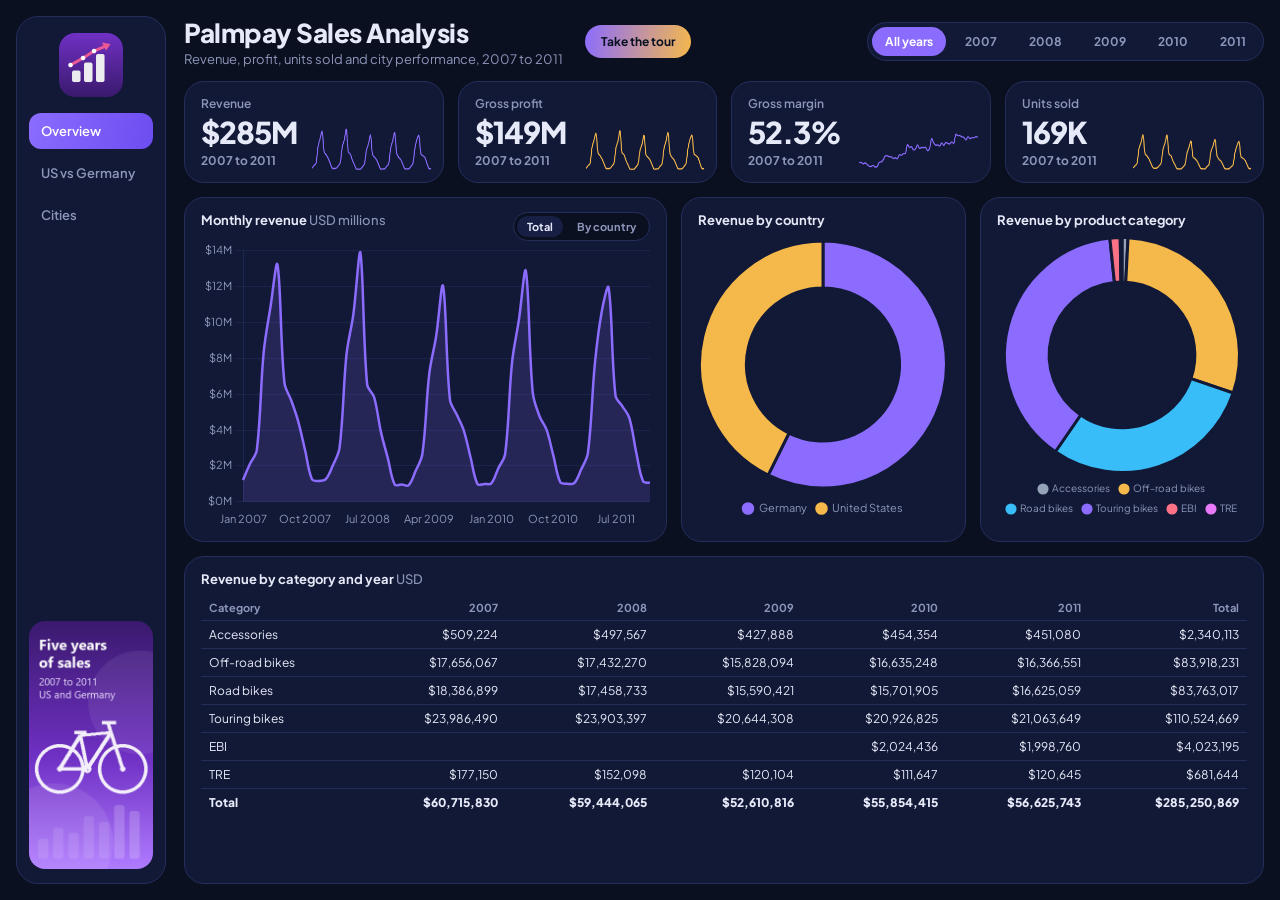
<file: projects/palmpay/index.html>
<!doctype html>
<html lang="en">
<head>
<meta charset="utf-8">
<meta name="viewport" content="width=device-width, initial-scale=1">
<title>Palmpay Sales Analysis | Interactive dashboard</title>
<meta name="description" content="Interactive web version of the Palmpay Power BI report: five years of US and German bicycle sales, 2007 to 2011.">
<link href="https://fonts.googleapis.com/css2?family=Plus+Jakarta+Sans:wght@400;500;600;700;800&display=swap" rel="stylesheet">
<style>
:root{--bg:#0b1020;--panel:#121936;--panel2:#171f44;--line:#242e5c;--text:#e6e9f8;--muted:#8d96ba;--violet:#8b6cff;--teal:#f5b84b;--sky:#38bdf8;--amber:#f5b84b;--pink:#f472b6;--slate:#94a3b8}
*{box-sizing:border-box}html,body{margin:0;height:100%}
body{background:var(--bg);color:var(--text);font-family:"Plus Jakarta Sans",system-ui,"Segoe UI",sans-serif;overflow:hidden}
.app{display:grid;grid-template-columns:150px 1fr;height:100vh;gap:18px;padding:16px}
.rail{background:var(--panel);border:1px solid var(--line);border-radius:22px;padding:14px 12px;display:flex;flex-direction:column;gap:6px}
.rail .logo{width:64px;height:64px;margin:2px auto 10px;border-radius:16px}
.navb{border:0;background:none;color:var(--muted);font:600 13px "Plus Jakarta Sans",sans-serif;text-align:left;padding:10px 12px;border-radius:12px;cursor:pointer;transition:.2s}
.navb:hover{color:var(--text);background:var(--panel2)}
.navb.on{background:linear-gradient(100deg,var(--violet),#6d4df0);color:#fff}
.side{margin-top:auto;border-radius:16px;overflow:hidden;line-height:0}.side img{width:100%;display:block}
.main{display:grid;grid-template-rows:auto auto 1fr;gap:14px;min-width:0;min-height:0}
.top{display:flex;align-items:center;gap:16px;flex-wrap:wrap}
.top h1{margin:0;font-size:26px;letter-spacing:-.5px;font-weight:800}
.top p{margin:2px 0 0;color:var(--muted);font-size:13px}
.tourbtn{margin-left:6px;border:0;background:linear-gradient(100deg,var(--violet),var(--teal));color:#07101f;font:700 12px "Plus Jakarta Sans",sans-serif;padding:9px 16px;border-radius:999px;cursor:pointer}
.years{margin-left:auto;display:flex;gap:6px;background:var(--panel);border:1px solid var(--line);border-radius:999px;padding:4px}
.yb{border:0;background:none;color:var(--muted);font:700 12px "Plus Jakarta Sans",sans-serif;padding:7px 13px;border-radius:999px;cursor:pointer;transition:.2s}
.yb:hover{color:var(--text)}.yb.on{background:var(--violet);color:#fff}
.kpis{display:grid;grid-template-columns:repeat(4,1fr);gap:14px}
.card{background:var(--panel);border:1px solid var(--line);border-radius:20px;padding:14px 16px;min-width:0;min-height:0;position:relative}
.kpi .l{color:var(--muted);font-size:12px;font-weight:600}.kpi .v{font-size:30px;font-weight:800;letter-spacing:-1px;margin:2px 0}
.kpi .d{font-size:12px;font-weight:700}.up{color:var(--sky)}.dn{color:var(--pink)}.flat{color:var(--muted)}
.kpi canvas{position:absolute;right:12px;bottom:10px;width:46%!important;height:46px!important}
.view{display:none;min-height:0}.view.on{display:grid;animation:fade .5s ease}
@keyframes fade{from{opacity:0;transform:translateY(10px)}to{opacity:1;transform:none}}
.grid1{grid-template-columns:1.7fr 1fr 1fr;grid-template-rows:1.05fr 1fr;gap:14px}
.grid1 .wide{grid-column:1/4}
h3{margin:0 0 8px;font-size:13px;font-weight:700}.sub{color:var(--muted);font-weight:500}
.cw{position:relative;height:calc(100% - 26px)}
.pill{display:inline-flex;gap:4px;background:var(--bg);border:1px solid var(--line);border-radius:999px;padding:3px;float:right}
.pill button{border:0;background:none;color:var(--muted);font:700 11px "Plus Jakarta Sans",sans-serif;padding:4px 10px;border-radius:999px;cursor:pointer}.pill button.on{background:var(--panel2);color:var(--text)}
table{width:100%;border-collapse:collapse;font-size:12px}th,td{padding:6px 8px;text-align:right;border-bottom:1px solid var(--line)}th:first-child,td:first-child{text-align:left}
th{color:var(--muted);font-weight:700;font-size:11px}tr.tot td{font-weight:800;border-bottom:0}.tw{overflow:auto;height:calc(100% - 26px)}
.grid2{grid-template-columns:1.4fr 1fr;grid-template-rows:1fr auto;gap:14px}
.ins{display:grid;grid-template-columns:repeat(3,1fr);gap:14px;grid-column:1/3}
.ins .card b{font-size:22px;display:block;letter-spacing:-.5px}.ins .card span{color:var(--muted);font-size:12px}
.grid3{grid-template-columns:1.3fr 1fr;gap:14px}
/* tour */
.tour{position:fixed;inset:0;z-index:50;display:none}.tour.on{display:block}
.hole{position:fixed;border:2px solid var(--teal);border-radius:16px;box-shadow:0 0 0 9999px rgba(5,8,20,.78);transition:.45s cubic-bezier(.2,.7,.2,1);pointer-events:none}
.tc{position:fixed;width:340px;background:#fff;color:#1b1f3a;border-radius:18px;padding:18px 20px;transition:.45s cubic-bezier(.2,.7,.2,1);box-shadow:0 18px 50px rgba(0,0,0,.45)}
.tc h4{margin:0 0 6px;font-size:16px;color:#4b34c9}.tc p{margin:0 0 14px;font-size:13px;line-height:1.55;color:#454a6b}
.tc .row{display:flex;align-items:center;gap:8px}.tc .n{margin-right:auto;font-size:11px;color:#8a8fb0}
.tc button{border:1px solid #6d4df0;background:#fff;color:#4b34c9;font:700 12px "Plus Jakarta Sans",sans-serif;padding:7px 14px;border-radius:999px;cursor:pointer}.tc button.go{background:#6d4df0;color:#fff}
@media (max-width:1100px){body{overflow:auto}.app{grid-template-columns:1fr;height:auto}.rail{flex-direction:row;flex-wrap:wrap;align-items:center}.side{display:none}.kpis{grid-template-columns:repeat(2,1fr)}.grid1,.grid2,.grid3{grid-template-columns:1fr;grid-template-rows:none}.grid1 .wide,.ins{grid-column:auto}.ins{grid-template-columns:1fr}.cw{height:260px}.kpi canvas{display:none}}
</style>
</head>
<body>
<div class="app">
  <aside class="rail">
    <img class="logo" src="img/logo.png" alt="Palmpay logo">
    <button class="navb on" data-v="overview">Overview</button>
    <button class="navb" data-v="countries">US vs Germany</button>
    <button class="navb" data-v="cities">Cities</button>
    <div class="side"><img src="img/side.png" alt="Five years of sales, 2007 to 2011"></div>
  </aside>
  <main class="main">
    <div class="top">
      <div><h1>Palmpay Sales Analysis</h1><p>Revenue, profit, units sold and city performance, 2007 to 2011</p></div>
      <button class="tourbtn" id="tourBtn">Take the tour</button>
      <div class="years" id="years"></div>
    </div>
    <div class="kpis" id="kpis"></div>

    <section class="view on grid1" id="v-overview">
      <div class="card" id="c-line"><h3>Monthly revenue <span class="sub">USD millions</span>
        <span class="pill" id="lineMode"><button class="on" data-m="total">Total</button><button data-m="country">By country</button></span></h3><div class="cw"><canvas id="lineCh"></canvas></div></div>
      <div class="card" id="c-country"><h3>Revenue by country</h3><div class="cw"><canvas id="countryCh"></canvas></div></div>
      <div class="card" id="c-cat"><h3>Revenue by product category</h3><div class="cw"><canvas id="catCh"></canvas></div></div>
      <div class="card wide" id="c-table"><h3>Revenue by category and year <span class="sub">USD</span></h3><div class="tw" id="catTable"></div></div>
    </section>

    <section class="view grid2" id="v-countries">
      <div class="card"><h3>Revenue by year and country <span class="sub">USD millions</span></h3><div class="cw"><canvas id="ycCh"></canvas></div></div>
      <div class="card"><h3>Gross margin by country <span class="sub">%</span></h3><div class="cw"><canvas id="mgCh"></canvas></div></div>
      <div class="ins" id="insights"></div>
    </section>

    <section class="view grid3" id="v-cities">
      <div class="card"><h3>Top 10 cities by revenue <span class="sub">USD millions</span></h3><div class="cw"><canvas id="cityCh"></canvas></div></div>
      <div class="card"><h3>All cities <span class="sub">revenue, margin</span></h3><div class="tw" id="cityTable"></div></div>
    </section>
  </main>
</div>

<div class="tour" id="tour"><div class="hole" id="hole"></div><div class="tc" id="tc"><h4 id="tt"></h4><p id="tp"></p><div class="row"><span class="n" id="tn"></span><button id="tb">Back</button><button class="go" id="tx">Next</button></div></div></div>

<script src="vendor/chart.umd.min.js"></script>
<script src="data.js"></script>
<script>
(function(){
var C=window.PALMPAY.cols,R=window.PALMPAY.rows.map(function(r){var o={};C.forEach(function(c,i){o[c]=r[i]});return o});
var YEARS=[2007,2008,2009,2010,2011],MON=["Jan","Feb","Mar","Apr","May","Jun","Jul","Aug","Sep","Oct","Nov","Dec"];
var CAT={ACC:"Accessories",ORB:"Off-road bikes",ROB:"Road bikes",TOU:"Touring bikes",EBI:"EBI",TRE:"TRE"};
var CCOL={ACC:"#94a3b8",ORB:"#f5b84b",ROB:"#38bdf8",TOU:"#8b6cff",EBI:"#fb7185",TRE:"#e879f9"};
var CTRY={DE:"Germany",US:"United States"},TCOL={DE:"#8b6cff",US:"#f5b84b"};
var sel=YEARS.slice(),mode="total",view="overview",charts={};
Chart.defaults.color="#8d96ba";Chart.defaults.font.family='"Plus Jakarta Sans",sans-serif';Chart.defaults.font.size=11;
Chart.defaults.borderColor="rgba(36,46,92,.7)";Chart.defaults.plugins.legend.labels.boxWidth=10;Chart.defaults.plugins.legend.labels.usePointStyle=true;
function rows(){return R.filter(function(r){return sel.indexOf(r.year)>-1})}
function sum(a,k){return a.reduce(function(s,r){return s+r[k]},0)}
function M(n){return"$"+(n/1e6).toFixed(n>=1e7?0:1)+"M"}function M2(n){return"$"+(n/1e6).toFixed(2)+"M"}
function fmt(n){return"$"+Math.round(n).toLocaleString("en-US")}
function group(a,key){var o={};a.forEach(function(r){var k=typeof key==="function"?key(r):r[key];(o[k]=o[k]||[]).push(r)});return o}
function mk(id,cfg){if(charts[id]){charts[id].data=cfg.data;charts[id].options=cfg.options;charts[id].update();return}charts[id]=new Chart(document.getElementById(id),cfg)}

function yearsUI(){var h='<button class="yb'+(sel.length==5?' on':'')+'" data-y="all">All years</button>';YEARS.forEach(function(y){h+='<button class="yb'+(sel.length<5&&sel.indexOf(y)>-1?' on':'')+'" data-y="'+y+'">'+y+'</button>'});document.getElementById("years").innerHTML=h}
document.getElementById("years").addEventListener("click",function(e){var y=e.target.getAttribute("data-y");if(!y)return;
 if(y==="all")sel=YEARS.slice();else{y=+y;if(sel.length==5)sel=[y];else if(sel.indexOf(y)>-1){sel=sel.filter(function(v){return v!==y});if(!sel.length)sel=YEARS.slice()}else sel.push(y)}
 render()});
document.querySelectorAll(".navb").forEach(function(b){b.addEventListener("click",function(){setView(b.getAttribute("data-v"))})});
function setView(v){view=v;document.querySelectorAll(".navb").forEach(function(b){b.classList.toggle("on",b.getAttribute("data-v")===v)});document.querySelectorAll(".view").forEach(function(s){s.classList.toggle("on",s.id==="v-"+v)});render()}
document.getElementById("lineMode").addEventListener("click",function(e){var m=e.target.getAttribute("data-m");if(!m)return;mode=m;this.querySelectorAll("button").forEach(function(b){b.classList.toggle("on",b.getAttribute("data-m")===m)});render()});

function kpis(){var a=rows(),rev=sum(a,"rev"),cg=sum(a,"cogm"),pr=rev-cg,q=sum(a,"qty"),mg=pr/rev;
 var prev=null;if(sel.length==1&&sel[0]>2007){var p=R.filter(function(r){return r.year==sel[0]-1});var pv=sum(p,"rev"),pc=sum(p,"cogm");prev={rev:pv,pr:pv-pc,mg:(pv-pc)/pv,q:sum(p,"qty")}}
 function dl(c,p,pct){if(!prev)return'<span class="flat">'+(sel.length==5?"2007 to 2011":sel.slice().sort().join(", "))+'</span>';var x=pct?(c-p)*100:((c-p)/p)*100;var cls=x>0.05?"up":x<-0.05?"dn":"flat";return'<span class="'+cls+'">'+(x>0?"▲ ":x<0?"▼ ":"")+Math.abs(x).toFixed(1)+(pct?" pts":"%")+' vs '+(sel[0]-1)+'</span>'}
 var items=[["Revenue",M(rev),dl(rev,prev&&prev.rev),"rev"],["Gross profit",M(pr),dl(pr,prev&&prev.pr),"pr"],["Gross margin",(mg*100).toFixed(1)+"%",dl(mg,prev&&prev.mg,true),"mg"],["Units sold",Math.round(q/1000)+"K",dl(q,prev&&prev.q),"q"]];
 document.getElementById("kpis").innerHTML=items.map(function(it,i){return'<div class="card kpi" id="k'+i+'"><div class="l">'+it[0]+'</div><div class="v">'+it[1]+'</div><div class="d">'+it[2]+'</div><canvas id="sp'+i+'"></canvas></div>'}).join("");
 var mo=group(a,function(r){return r.year*100+r.month}),keys=Object.keys(mo).sort();
 [["rev",function(x){return sum(x,"rev")}],["pr",function(x){return sum(x,"rev")-sum(x,"cogm")}],["mg",function(x){return(sum(x,"rev")-sum(x,"cogm"))/sum(x,"rev")}],["q",function(x){return sum(x,"qty")}]].forEach(function(s,i){
  new Chart(document.getElementById("sp"+i),{type:"line",data:{labels:keys,datasets:[{data:keys.map(function(k){return s[1](mo[k])}),borderColor:i%2?"#f5b84b":"#8b6cff",borderWidth:2,pointRadius:0,tension:.35,fill:false}]},options:{responsive:true,maintainAspectRatio:false,animation:{duration:900},plugins:{legend:{display:false},tooltip:{enabled:false}},scales:{x:{display:false},y:{display:false}}}})})}

function overview(){var a=rows(),mo=group(a,function(r){return r.year*100+r.month}),keys=Object.keys(mo).sort();
 var labels=keys.map(function(k){var y=Math.floor(k/100),m=k%100;return MON[m-1]+" "+y});
 var ds;if(mode==="total")ds=[{label:"Revenue",data:keys.map(function(k){return sum(mo[k],"rev")/1e6}),borderColor:"#8b6cff",backgroundColor:"rgba(139,108,255,.16)",fill:true,borderWidth:2.5,pointRadius:0,tension:.35}];
 else ds=["DE","US"].map(function(c){return{label:CTRY[c],data:keys.map(function(k){return sum(mo[k].filter(function(r){return r.country===c}),"rev")/1e6}),borderColor:TCOL[c],borderWidth:2.5,pointRadius:0,tension:.35,fill:false}});
 mk("lineCh",{type:"line",data:{labels:labels,datasets:ds},options:{responsive:true,maintainAspectRatio:false,animation:{duration:900},interaction:{mode:"index",intersect:false},plugins:{legend:{display:mode!=="total"},tooltip:{callbacks:{label:function(c){return c.dataset.label+": $"+c.parsed.y.toFixed(2)+"M"}}}},scales:{y:{ticks:{callback:function(v){return"$"+v+"M"}},grid:{color:"rgba(36,46,92,.5)"}},x:{ticks:{maxTicksLimit:8,maxRotation:0},grid:{display:false}}}}});
 var cg=group(a,"country");mk("countryCh",{type:"doughnut",data:{labels:["Germany","United States"],datasets:[{data:["DE","US"].map(function(c){return sum(cg[c]||[],"rev")}),backgroundColor:["#8b6cff","#f5b84b"],borderColor:"#121936",borderWidth:3}]},options:{responsive:true,maintainAspectRatio:false,cutout:"62%",animation:{duration:900},plugins:{legend:{position:"bottom"},tooltip:{callbacks:{label:function(c){var t=c.dataset.data.reduce(function(s,v){return s+v},0);return c.label+": "+M2(c.parsed)+" ("+(c.parsed/t*100).toFixed(1)+"%)"}}}}}});
 var cc=group(a,"cat"),ks=Object.keys(CAT).filter(function(k){return cc[k]});
 mk("catCh",{type:"doughnut",data:{labels:ks.map(function(k){return CAT[k]}),datasets:[{data:ks.map(function(k){return sum(cc[k],"rev")}),backgroundColor:ks.map(function(k){return CCOL[k]}),borderColor:"#121936",borderWidth:3}]},options:{responsive:true,maintainAspectRatio:false,cutout:"62%",animation:{duration:900},plugins:{legend:{position:"bottom",labels:{boxWidth:8,font:{size:10}}},tooltip:{callbacks:{label:function(c){var t=c.dataset.data.reduce(function(s,v){return s+v},0);return c.label+": "+M2(c.parsed)+" ("+(c.parsed/t*100).toFixed(1)+"%)"}}}}}});
 var yrs=sel.slice().sort(),all=Object.keys(CAT).filter(function(k){return R.some(function(r){return r.cat===k})});
 var h="<table><tr><th>Category</th>"+yrs.map(function(y){return"<th>"+y+"</th>"}).join("")+"<th>Total</th></tr>";
 all.forEach(function(k){var v=yrs.map(function(y){return sum(R.filter(function(r){return r.cat===k&&r.year===y}),"rev")});h+="<tr><td>"+CAT[k]+"</td>"+v.map(function(x){return"<td>"+(x?fmt(x):"")+"</td>"}).join("")+"<td>"+fmt(v.reduce(function(s,x){return s+x},0))+"</td></tr>"});
 var tv=yrs.map(function(y){return sum(R.filter(function(r){return r.year===y}),"rev")});h+='<tr class="tot"><td>Total</td>'+tv.map(function(x){return"<td>"+fmt(x)+"</td>"}).join("")+"<td>"+fmt(tv.reduce(function(s,x){return s+x},0))+"</td></tr></table>";
 document.getElementById("catTable").innerHTML=h}

function countries(){var yr=function(c,y){return sum(R.filter(function(r){return r.country===c&&r.year===y}),"rev")};
 mk("ycCh",{type:"bar",data:{labels:YEARS,datasets:["DE","US"].map(function(c){return{label:CTRY[c],data:YEARS.map(function(y){return yr(c,y)/1e6}),backgroundColor:TCOL[c],borderRadius:6}})},options:{responsive:true,maintainAspectRatio:false,animation:{duration:900},plugins:{tooltip:{callbacks:{label:function(c){return c.dataset.label+": $"+c.parsed.y.toFixed(2)+"M"}}}},scales:{y:{ticks:{callback:function(v){return"$"+v+"M"}}},x:{grid:{display:false}}}}});
 var mgv=function(c){var a=R.filter(function(r){return r.country===c&&sel.indexOf(r.year)>-1});var r=sum(a,"rev");return(r-sum(a,"cogm"))/r*100};
 mk("mgCh",{type:"bar",data:{labels:["Germany","United States"],datasets:[{data:[mgv("DE"),mgv("US")],backgroundColor:["#8b6cff","#f5b84b"],borderRadius:8}]},options:{indexAxis:"y",responsive:true,maintainAspectRatio:false,animation:{duration:900},plugins:{legend:{display:false},tooltip:{callbacks:{label:function(c){return c.parsed.x.toFixed(1)+"%"}}}},scales:{x:{min:0,ticks:{callback:function(v){return v+"%"}}},y:{grid:{display:false}}}}});
 var de=YEARS.map(function(y){return yr("DE",y)}),us=YEARS.map(function(y){return yr("US",y)}),g=de.every(function(v,i){return i==0||v>de[i-1]});
 var ch=(us[2]-us[1])/us[1]*100;
 document.getElementById("insights").innerHTML='<div class="card"><b>'+(g?"Germany grew every year":"Germany by year")+'</b><span>'+M2(de[0])+" in 2007 to "+M2(de[4])+" in 2011</span></div>"+
  '<div class="card"><b>US revenue '+(ch<0?"fell ":"rose ")+Math.abs(ch).toFixed(0)+'% in 2009</b><span>'+M2(us[1])+" in 2008 to "+M2(us[2])+" in 2009</span></div>"+
  '<div class="card"><b>'+M2(us[4])+' US revenue in 2011</b><span>Germany reached '+M2(de[4])+'; the US did not return to its 2007 level of '+M2(us[0])+"</span></div>"}

function cities(){var a=rows(),cg=group(a,"city"),L=Object.keys(cg).map(function(c){var r=sum(cg[c],"rev"),p=r-sum(cg[c],"cogm");return{c:c,r:r,m:p/r*100}}).sort(function(x,y){return y.r-x.r});
 var t=L.slice(0,10);mk("cityCh",{type:"bar",data:{labels:t.map(function(x){return x.c}),datasets:[{data:t.map(function(x){return x.r/1e6}),backgroundColor:"#8b6cff",borderRadius:6}]},options:{indexAxis:"y",responsive:true,maintainAspectRatio:false,animation:{duration:900},plugins:{legend:{display:false},tooltip:{callbacks:{label:function(c){return"$"+c.parsed.x.toFixed(2)+"M"}}}},scales:{x:{ticks:{callback:function(v){return"$"+v+"M"}}},y:{grid:{display:false},reverse:false}}}});
 document.getElementById("cityTable").innerHTML="<table><tr><th>City</th><th>Revenue</th><th>Margin</th></tr>"+L.map(function(x){return"<tr><td>"+x.c+"</td><td>"+fmt(x.r)+"</td><td>"+x.m.toFixed(1)+"%</td></tr>"}).join("")+"</table>"}

function render(){yearsUI();kpis();if(view==="overview")overview();if(view==="countries")countries();if(view==="cities")cities()}
render();

/* tour */
var STEPS=[["years","Start with the year","Pick a year or leave it on all years. Every number and chart follows your choice.","overview"],
["kpis","Four numbers first","Revenue, gross profit, margin and units sold. They show how the business did before any detail.","overview"],
["c-line","Revenue over time","Monthly revenue shows where sales build up and slow down. Switch to By country to compare the two markets.","overview"],
["c-country","Where it comes from","Revenue by country and by product category, so you can see which markets and products carry the business.","overview"],
["c-table","The detail underneath","Exact revenue by category and year, for anyone who wants the figures.","overview"],
["v-countries","US vs Germany","Germany grew every year. The US fell in 2009 and did not recover to its 2007 level.","countries"]];
var ti=0,T=document.getElementById("tour"),H=document.getElementById("hole"),TC=document.getElementById("tc");
function place(){var s=STEPS[ti];if(s[3]!==view)setView(s[3]);
 setTimeout(function(){var el=document.getElementById(s[0]);if(s[0]==="v-countries")el=document.querySelector("#v-countries");var r=el.getBoundingClientRect(),p=8;
  H.style.left=r.left-p+"px";H.style.top=r.top-p+"px";H.style.width=r.width+2*p+"px";H.style.height=r.height+2*p+"px";
  document.getElementById("tt").textContent=s[1];document.getElementById("tp").textContent=s[2];document.getElementById("tn").textContent=(ti+1)+" of "+STEPS.length;
  document.getElementById("tb").style.visibility=ti?"visible":"hidden";document.getElementById("tx").textContent=ti<STEPS.length-1?"Next":"Finish";
  var cw=340,x=r.left+r.width/2-cw/2,y=r.bottom+p+14;if(y+190>innerHeight)y=r.top-p-190-14;if(y<10)y=Math.min(innerHeight-200,r.top+20);
  x=Math.max(14,Math.min(innerWidth-cw-14,x));TC.style.left=x+"px";TC.style.top=y+"px"},s[3]!==view?60:0)}
function open(){ti=0;T.classList.add("on");setView("overview");setTimeout(place,80)}
function close(){T.classList.remove("on");setView("overview")}
document.getElementById("tourBtn").addEventListener("click",open);window.startTour=open;
document.getElementById("tx").addEventListener("click",function(){if(ti<STEPS.length-1){ti++;place()}else close()});
document.getElementById("tb").addEventListener("click",function(){if(ti){ti--;place()}});
T.addEventListener("click",function(e){if(e.target===T)close()});
window.setYears=function(a){sel=a;render()};window.goView=setView;window.__tour={next:function(){document.getElementById("tx").click()},open:open,close:close};
})();
</script>
</body>
</html>
</file>
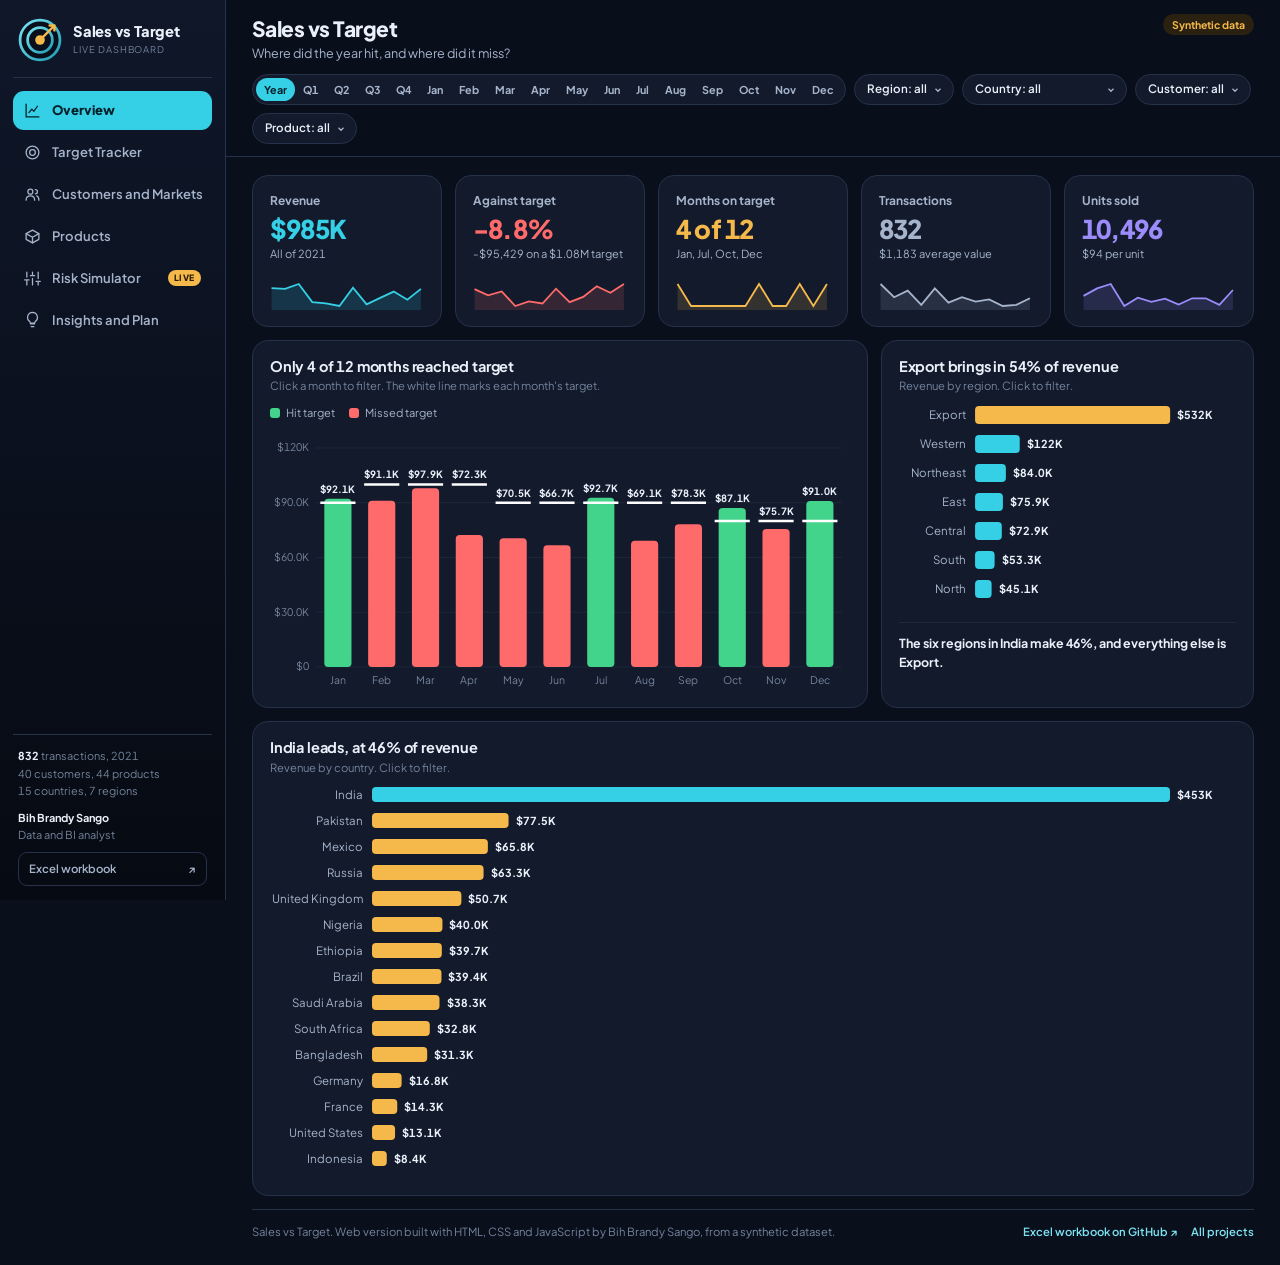
<file: projects/sales/index.html>
<!doctype html>
<html lang="en">
<head>
<meta charset="utf-8">
<meta name="viewport" content="width=device-width,initial-scale=1">
<title>Sales vs Target | Live dashboard</title>
<meta name="description" content="Live dashboard on 832 synthetic sales transactions from 2021, tracked against monthly targets, with a risk simulator. Built by Bih Brandy Sango.">
<meta property="og:title" content="Sales Performance vs Target: Live Dashboard and Risk Simulator">
<meta property="og:description" content="Track $985K of sales against target live, and test what losing a customer or recovering missed months would do. Built by Bih Brandy Sango.">
<meta property="og:image" content="https://bihbrandysango-cloud.github.io/projects/sales/poster.jpg">
<meta property="og:url" content="https://bihbrandysango-cloud.github.io/projects/sales/">
<meta property="og:type" content="website">
<link rel="icon" href="data:image/svg+xml,%3Csvg xmlns='http://www.w3.org/2000/svg' viewBox='0 0 64 64'%3E%3Ccircle cx='32' cy='32' r='30' fill='%230A0F1C'/%3E%3Ccircle cx='32' cy='32' r='22' fill='none' stroke='%2335D0E6' stroke-width='5'/%3E%3Ccircle cx='32' cy='32' r='10' fill='%2335D0E6'/%3E%3C/svg%3E">
<link rel="preconnect" href="https://fonts.googleapis.com"><link rel="preconnect" href="https://fonts.gstatic.com" crossorigin>
<link href="https://fonts.googleapis.com/css2?family=Plus+Jakarta+Sans:wght@400;500;600;700;800&display=swap" rel="stylesheet">
<style>
:root{color-scheme:dark;--bg:#0A0F1C;--panel:#121A2B;--panel2:#1B2539;--line:#26324A;--line2:#1E2839;--tx:#EAF0FA;--tx2:#A6B4CB;--tx3:#74839C;--cy:#35D0E6;--cy2:#7BE3F1;--gr:#43D48C;--rd:#FF6B6B;--am:#F5B84B;--vi:#9C8BFA;--r:16px}
*,*::before,*::after{box-sizing:border-box;margin:0;padding:0}
html{font-size:15px;-webkit-text-size-adjust:100%}
body{font-family:'Plus Jakarta Sans',system-ui,'Segoe UI',sans-serif;background:var(--bg);color:var(--tx);min-height:100vh;line-height:1.45;font-variant-numeric:tabular-nums}
button,select,input{font:inherit;color:inherit}button{background:none;border:0;cursor:pointer}
:focus-visible{outline:2px solid var(--cy);outline-offset:2px;border-radius:6px}
#rail{position:fixed;inset:0 auto 0 0;width:226px;background:linear-gradient(180deg,#0F1729,#060A12);border-right:1px solid var(--line);padding:18px 13px 14px;display:flex;flex-direction:column;z-index:20}
.brand{display:flex;gap:11px;align-items:center;padding:0 5px 15px;border-bottom:1px solid var(--line)}
.brand svg{width:44px;height:44px;flex:none}.brand b{display:block;font-size:.98rem;font-weight:800;letter-spacing:-.015em;line-height:1.15}
.brand span{display:block;font-size:.62rem;letter-spacing:.09em;color:var(--tx3);text-transform:uppercase;margin-top:3px}
nav{display:flex;flex-direction:column;gap:3px;margin-top:13px}
.nv{display:flex;align-items:center;gap:11px;width:100%;padding:10px 11px;border-radius:11px;color:var(--tx2);font-size:.87rem;font-weight:600;text-align:left;white-space:nowrap;transition:.15s}
.nv svg{width:17px;height:17px;flex:none;fill:none;stroke:currentColor;stroke-width:1.8;stroke-linecap:round;stroke-linejoin:round}
.nv:hover{background:var(--panel2);color:var(--tx)}.nv.on{background:var(--cy);color:#04202A;font-weight:800}
.nv .new{margin-left:auto;font-size:.58rem;font-weight:800;letter-spacing:.06em;background:var(--am);color:#2A1C02;padding:2px 6px;border-radius:99px}.nv.on .new{background:#04202A;color:var(--cy2)}
.foot{margin-top:auto;font-size:.73rem;color:var(--tx3);line-height:1.6;padding:12px 5px 0;border-top:1px solid var(--line)}.foot b{color:var(--tx)}
.lk{display:flex;justify-content:space-between;margin-top:8px;padding:7px 10px;border-radius:9px;border:1px solid var(--line);color:var(--tx2);font-size:.76rem;font-weight:600;text-decoration:none}.lk:hover{border-color:var(--cy);color:var(--tx)}
#main{margin-left:226px;min-width:0}
header{position:sticky;top:0;z-index:10;background:rgba(10,15,28,.95);backdrop-filter:blur(10px);border-bottom:1px solid var(--line);padding:14px 26px 12px}
.hrow{display:flex;justify-content:space-between;align-items:flex-start;gap:12px;flex-wrap:wrap}
h1{font-size:1.4rem;font-weight:800;letter-spacing:-.025em}.hs{font-size:.84rem;color:var(--tx2)}
.syn{font-size:.7rem;font-weight:700;color:var(--am);background:#2A2110;padding:3px 9px;border-radius:99px;white-space:nowrap}
.filters{display:flex;align-items:center;gap:8px;flex-wrap:wrap;margin-top:11px}
.pills{display:inline-flex;background:var(--panel);border:1px solid var(--line);border-radius:99px;padding:3px;flex-wrap:wrap}
.pills button{font-size:.72rem;font-weight:700;color:var(--tx2);padding:4px 8px;border-radius:99px}.pills button.on{background:var(--cy);color:#04202A}
.filters select{appearance:none;-webkit-appearance:none;background:var(--panel) url("data:image/svg+xml,%3Csvg xmlns='http://www.w3.org/2000/svg' width='10' height='10' viewBox='0 0 24 24' fill='none' stroke='%23A6B4CB' stroke-width='3'%3E%3Cpath d='M6 9l6 6 6-6'/%3E%3C/svg%3E") no-repeat right 10px center;border:1px solid var(--line);border-radius:99px;font-size:.77rem;font-weight:600;padding:6px 26px 6px 12px;cursor:pointer;max-width:165px}
.filters select.set{border-color:var(--cy);color:var(--cy2)}.filters select option{background:var(--panel);color:var(--tx)}
#clear{font-size:.77rem;font-weight:700;color:var(--cy2);text-decoration:underline}
.view{padding:18px 26px 26px;display:none}.view.on{display:block;animation:rise .22s ease}@keyframes rise{from{transform:translateY(5px)}to{transform:none}}@media(prefers-reduced-motion:reduce){.view.on{animation:none}}
.grid{display:grid;gap:13px;margin-bottom:13px}.g5{grid-template-columns:repeat(5,minmax(0,1fr))}.g4{grid-template-columns:repeat(4,minmax(0,1fr))}.g2{grid-template-columns:repeat(2,minmax(0,1fr))}.g21{grid-template-columns:minmax(0,1.65fr) minmax(0,1fr)}
.card{background:var(--panel);border:1px solid var(--line);border-radius:var(--r);padding:16px 17px;min-width:0}
.kl{font-size:.8rem;font-weight:700;color:var(--tx2)}.kv{font-size:1.72rem;font-weight:800;letter-spacing:-.03em;line-height:1.15;margin:5px 0 2px}.kd{font-size:.74rem;color:var(--tx2);min-height:2.2em;line-height:1.35}
.up{color:var(--gr);font-weight:700}.dn{color:var(--rd);font-weight:700}
.spark{display:block;width:100%;height:32px;margin-top:7px}
h2{font-size:.97rem;font-weight:700;letter-spacing:-.012em;line-height:1.3}.cs{font-size:.75rem;color:var(--tx3);margin:2px 0 10px}
.chart{width:100%}.chart svg{display:block;width:100%;height:auto;overflow:visible}
.take{margin-top:11px;padding-top:11px;border-top:1px solid var(--line2);font-size:.83rem;color:var(--tx2);line-height:1.55}.take b{color:var(--tx)}
.legend{display:flex;gap:14px;flex-wrap:wrap;font-size:.74rem;color:var(--tx2);margin-bottom:6px}.legend i{display:inline-block;width:10px;height:10px;border-radius:3px;margin-right:6px;vertical-align:-1px}
.axis{font-size:10.5px;fill:var(--tx3)}.val{font-size:11px;font-weight:700;fill:var(--tx)}.lab{font-size:11.5px;fill:var(--tx2)}.note{font-size:10.5px;fill:var(--tx3)}
.clk{cursor:pointer}.clk:hover .bar{opacity:.75}.sel .lab{fill:var(--cy2);font-weight:700}
.tw{overflow-x:auto}table{width:100%;border-collapse:collapse;font-size:.81rem}
th{font-size:.68rem;text-transform:uppercase;letter-spacing:.05em;color:var(--tx3);font-weight:700;padding:6px 9px;text-align:right;border-bottom:1px solid var(--line);white-space:nowrap}
td{padding:7px 9px;text-align:right;border-bottom:1px solid var(--line2);white-space:nowrap}th:first-child,td:first-child{text-align:left}td:first-child{font-weight:600}tr:last-child td{border-bottom:0}tr.clk:hover td{background:var(--panel2)}.scroll{max-height:360px;overflow:auto}.scroll thead th{position:sticky;top:0;background:var(--panel)}
#tip{position:fixed;pointer-events:none;background:#04070E;border:1px solid var(--line);color:#fff;font-size:.76rem;line-height:1.5;padding:8px 11px;border-radius:8px;opacity:0;z-index:60;max-width:260px}
.empty{padding:50px 10px;text-align:center;color:var(--tx2)}
.notice{background:#10222C;border:1px solid #1F4655;color:var(--cy2);font-size:.78rem;padding:8px 12px;border-radius:9px;margin-bottom:13px}
.sim{background:linear-gradient(130deg,#10283A,#121A2B 58%,#2A2110);border:1px solid var(--line);padding:22px 24px;margin-bottom:13px;border-radius:var(--r)}
.sim h2{font-size:1.08rem}.sim .cs{font-size:.8rem;color:var(--tx2)}
.sl{display:grid;grid-template-columns:repeat(2,minmax(0,1fr));gap:24px;margin:14px 0}.sl label{display:flex;justify-content:space-between;gap:10px;font-size:.83rem;font-weight:600}.sl output{color:var(--am);font-weight:800;white-space:nowrap}.sl small{display:block;color:var(--tx2);font-size:.73rem;margin-top:5px;line-height:1.4}
input[type=range]{-webkit-appearance:none;appearance:none;width:100%;height:6px;border-radius:6px;margin-top:10px;cursor:pointer;background:linear-gradient(90deg,#35D0E6 var(--p,0%),rgba(255,255,255,.16) var(--p,0%))}
input[type=range]::-webkit-slider-thumb{-webkit-appearance:none;width:20px;height:20px;border-radius:50%;background:#fff;border:4px solid #35D0E6;box-shadow:0 2px 8px rgba(0,0,0,.5)}input[type=range]::-moz-range-thumb{width:13px;height:13px;border-radius:50%;background:#fff;border:4px solid #35D0E6}
.chiprow{display:flex;gap:5px;flex-wrap:wrap;margin:6px 0 14px}.cc{font-size:.74rem;font-weight:600;padding:4px 9px;border-radius:8px;background:rgba(255,255,255,.07);color:var(--tx2);border:1px solid transparent}.cc:hover{border-color:var(--rd)}.cc.on{background:var(--rd);color:#2A0606;font-weight:800}
.lbl{font-size:.83rem;font-weight:600}
.presets{display:flex;gap:7px;flex-wrap:wrap;margin-bottom:14px}.presets button{font-size:.76rem;font-weight:700;padding:5px 12px;border-radius:99px;border:1px solid var(--line);color:var(--tx)}.presets button:hover,.presets button.on{background:var(--am);border-color:var(--am);color:#2A1C02}
.tiles{display:grid;grid-template-columns:repeat(4,minmax(0,1fr));gap:11px}.tile{background:rgba(255,255,255,.05);border:1px solid rgba(255,255,255,.1);border-radius:11px;padding:13px 15px}.tile b{display:block;font-size:1.45rem;font-weight:800;letter-spacing:-.02em;line-height:1.15}.tile span{font-size:.74rem;color:var(--tx2)}
.simnote{margin-top:13px;border-left:3px solid var(--am);background:rgba(0,0,0,.28);padding:10px 13px;border-radius:0 8px 8px 0;font-size:.84rem;line-height:1.5}
.rec{display:grid;grid-template-columns:32px minmax(0,1fr);gap:12px;padding:12px 0;border-bottom:1px solid var(--line2)}.rec:last-child{border:0;padding-bottom:0}.rec .n{width:30px;height:30px;border-radius:9px;background:var(--panel2);color:var(--cy2);display:grid;place-items:center;font-weight:800;font-size:.85rem}.rec h3{font-size:.9rem;font-weight:700}.rec p{font-size:.81rem;color:var(--tx2);margin-top:2px;line-height:1.5}
.pri{font-size:.62rem;font-weight:800;letter-spacing:.05em;padding:1px 7px;border-radius:99px;margin-left:6px;vertical-align:1px;background:var(--panel2);color:var(--tx2)}.pri.h{background:#3A1A1E;color:#FFA2A2}
.pfoot{display:flex;justify-content:space-between;gap:12px;flex-wrap:wrap;font-size:.75rem;color:var(--tx3);border-top:1px solid var(--line);padding-top:13px;margin-top:6px}.pfoot a{color:var(--cy2);text-decoration:none;font-weight:600;margin-left:13px}.pfoot a:hover{text-decoration:underline}
@media(max-width:1240px){.g5{grid-template-columns:repeat(3,minmax(0,1fr))}.g4{grid-template-columns:repeat(2,minmax(0,1fr))}.tiles{grid-template-columns:repeat(2,minmax(0,1fr))}}
@media(max-width:860px){#rail{position:sticky;top:0;bottom:auto;width:auto;flex-direction:row;align-items:center;padding:8px 11px;overflow-x:auto;gap:8px;border-right:0;border-bottom:1px solid var(--line)}.brand{border:0;padding:0}.brand div,.foot{display:none}.brand svg{width:32px;height:32px}nav{flex-direction:row;margin:0}.nv{padding:7px 10px;font-size:.78rem}.nv .new{display:none}#main{margin-left:0}header{position:static;padding:12px 16px}.view{padding:14px 16px 24px}.g5{grid-template-columns:repeat(2,minmax(0,1fr))}.g2,.g21,.sl{grid-template-columns:minmax(0,1fr)}.filters select{max-width:46%}.sim{padding:17px}}
@media(max-width:480px){.g5,.g4,.tiles{grid-template-columns:minmax(0,1fr)}.card{padding:13px}}
</style>
</head>
<body>
<aside id="rail">
  <div class="brand"><svg viewBox="0 0 64 64" role="img" aria-label="Sales vs Target mark"><defs><linearGradient id="t" x1="0" y1="0" x2="1" y2="1"><stop offset="0" stop-color="#7BE3F1"/><stop offset="1" stop-color="#1E9DB4"/></linearGradient></defs><circle cx="32" cy="32" r="29" fill="#0A0F1C" stroke="url(#t)" stroke-width="4"/><circle cx="32" cy="32" r="18" fill="none" stroke="url(#t)" stroke-width="4"/><circle cx="32" cy="32" r="7" fill="#F5B84B"/><path d="M34 30L52 12M46 11h7v7" fill="none" stroke="#F5B84B" stroke-width="3.500" stroke-linecap="round" stroke-linejoin="round"/></svg><div><b>Sales vs Target</b><span>Live dashboard</span></div></div>
  <nav id="nav" aria-label="Dashboard pages"></nav>
  <div class="foot"><b>832</b> transactions, 2021<br>40 customers, 44 products<br>15 countries, 7 regions
    <div style="margin-top:9px"><b>Bih Brandy Sango</b><br>Data and BI analyst</div>
    <a class="lk" href="https://github.com/bihbrandysango-cloud/Sales-Analysis-Excel" target="_blank" rel="noopener">Excel workbook <span>↗</span></a>
  </div>
</aside>
<div id="main"><header><div class="hrow"><div><h1 id="h"></h1><div class="hs" id="hs"></div></div><span class="syn">Synthetic data</span></div><div class="filters" id="filters"></div></header><main id="views"></main></div>
<div id="tip" role="status"></div>
<script>
const D={"rows":[[1,33,24,156.96,9,1412.64,5,6,1],[1,29,22,141.57,1,141.57,5,5,1],[2,31,38,79.92,15,1198.8,5,3,1],[2,3,33,119.7,1,119.7,5,4,1],[2,5,15,15.719999999999999,2,31.439999999999998,5,4,1],[2,35,10,164.28,7,1149.96,5,3,1],[2,38,13,122.08,6,732.48,5,4,1],[2,39,15,15.719999999999999,25,393,4,2,1],[3,34,14,146.72,21,3081.12,5,4,2],[3,18,43,83.08,9,747.72,5,6,2],[3,20,38,79.92,31,2477.52,13,2,2],[3,37,4,48.84,5,244.20000000000002,14,2,2],[4,32,29,53.11,1,53.11,9,2,2],[4,9,12,94.17,8,753.36,10,2,2],[4,26,35,6.7,12,80.4,5,4,2],[6,6,32,117.48,9,1057.32,9,2,2],[8,9,19,210,14,2940,10,2,2],[9,1,7,47.730000000000004,26,1240.98,8,2,2],[9,5,31,104.16,1,104.16,5,4,2],[9,34,25,8.33,4,33.32,5,4,2],[9,16,31,104.16,29,3020.64,10,2,2],[9,19,40,115.2,28,3225.6,5,0,2],[9,20,3,80.94,8,647.52,13,2,2],[9,36,32,117.48,12,1409.76,9,2,2],[10,3,2,142.8,24,3427.2000000000003,5,4,3],[10,21,34,58.3,14,816.1999999999999,12,2,3],[10,36,35,6.7,9,60.300000000000004,9,2,3],[11,3,37,85.76,3,257.28000000000003,5,4,3],[11,11,14,146.72,4,586.88,7,2,3],[11,34,11,48.4,14,677.6,5,4,3],[11,17,42,162,4,648,11,2,3],[11,20,32,117.48,2,234.96,13,2,3],[12,5,42,162,10,1620,5,4,3],[13,31,16,16.64,15,249.60000000000002,5,3,3],[13,6,19,210,6,1260,9,2,3],[14,38,11,48.4,14,677.6,5,4,3],[15,14,7,47.730000000000004,15,715.95,5,1,3],[15,20,22,141.57,10,1415.6999999999998,13,2,3],[16,32,14,146.72,11,1613.92,9,2,3],[17,8,40,115.2,4,460.8,13,2,4],[18,6,8,94.62,9,851.58,9,2,4],[18,19,23,149.46,3,448.38,5,0,4],[18,24,44,82.08,13,1067.04,5,3,4],[19,20,35,6.7,6,40.2,13,2,4],[20,9,34,58.3,4,233.2,10,2,4],[20,35,20,76.25,4,305,5,3,4],[20,18,21,162.54,2,325.08,5,6,4],[20,25,14,146.72,7,1027.04,2,2,4],[21,36,4,48.84,15,732.6,9,2,4],[21,38,42,162,6,972,5,4,4],[21,29,3,80.94,9,728.46,5,5,4],[22,27,1,103.88,6,623.28,5,5,4],[23,11,2,142.8,5,714,7,2,4],[23,18,8,94.62,17,1608.54,5,6,4],[23,19,42,162,8,1296,5,0,4],[24,26,30,201.28,15,3019.2,5,4,5],[25,1,31,104.16,14,1458.24,8,2,5],[25,31,35,6.7,7,46.9,5,3,5],[25,8,34,58.3,6,349.79999999999995,13,2,5],[25,21,17,156.78,14,2194.92,12,2,5],[26,31,24,156.96,29,4551.84,5,3,5],[26,6,44,82.08,9,738.72,9,2,5],[26,34,1,103.88,7,727.16,5,4,5],[26,17,6,85.5,7,598.5,11,2,5],[26,18,10,164.28,1,164.28,5,6,5],[27,8,32,117.48,3,352.44,13,2,5],[27,15,40,115.2,7,806.4,1,2,5],[27,16,5,155.61,37,5757.570000000001,10,2,5],[27,25,19,210,21,4410,2,2,5],[28,31,16,16.64,11,183.04000000000002,5,3,5],[28,3,29,53.11,2,106.22,5,4,5],[28,39,4,48.84,10,488.40000000000003,4,2,5],[29,33,4,48.84,10,488.40000000000003,5,6,5],[29,19,24,156.96,25,3924,5,0,5],[29,36,14,146.72,21,3081.12,9,2,5],[30,35,43,83.08,2,166.16,5,3,5],[30,21,27,57.120000000000005,2,114.24000000000001,12,2,5],[31,33,27,57.120000000000005,20,1142.4,5,6,6],[31,33,28,41.81,3,125.43,5,6,6],[31,22,41,173.88,9,1564.92,5,1,6],[31,39,3,80.94,33,2671.02,4,2,6],[31,30,23,149.46,6,896.76,7,2,6],[32,1,5,155.61,9,1400.4900000000002,8,2,6],[33,35,10,164.28,7,1149.96,5,3,6],[34,31,22,141.57,2,283.14,5,3,6],[34,33,19,210,39,8190,5,6,6],[34,25,38,79.92,27,2157.84,2,2,6],[34,27,14,146.72,8,1173.76,5,5,6],[34,29,16,16.64,13,216.32,5,5,6],[35,36,44,82.08,39,3201.12,9,2,6],[35,25,37,85.76,4,343.04,2,2,6],[35,26,14,146.72,26,3814.72,5,4,6],[35,27,25,8.33,3,24.990000000000002,5,5,6],[36,1,3,80.94,24,1942.56,8,2,6],[36,32,39,42.55,38,1616.8999999999999,9,2,6],[36,11,5,155.61,1,155.61,7,2,6],[36,16,43,83.08,7,581.56,10,2,6],[36,20,43,83.08,9,747.72,13,2,6],[36,30,18,49.21,6,295.26,7,2,6],[37,31,9,7.859999999999999,30,235.79999999999998,5,3,6],[37,22,2,142.8,6,856.8000000000001,5,1,6],[37,29,35,6.7,1,6.7,5,5,6],[38,8,35,6.7,29,194.3,13,2,7],[38,25,16,16.64,5,83.2,2,2,7],[39,3,4,48.84,3,146.52,5,4,7],[39,32,5,155.61,11,1711.71,9,2,7],[39,6,40,115.2,39,4492.8,9,2,7],[39,6,30,201.28,12,2415.36,9,2,7],[40,16,34,58.3,14,816.1999999999999,10,2,7],[40,16,21,162.54,32,5201.28,10,2,7],[40,30,32,117.48,14,1644.72,7,2,7],[41,4,19,210,4,840,11,2,7],[41,19,8,94.62,38,3595.5600000000004,5,0,7],[43,1,23,149.46,9,1345.14,8,2,7],[43,33,10,164.28,13,2135.64,5,6,7],[43,15,8,94.62,7,662.34,1,2,7],[44,33,3,80.94,17,1375.98,5,6,7],[44,36,5,155.61,35,5446.35,9,2,7],[45,1,28,41.81,3,125.43,8,2,8],[45,21,34,58.3,8,466.4,12,2,8],[45,30,26,24.66,8,197.28,7,2,8],[46,1,29,53.11,28,1487.08,8,2,8],[46,6,27,57.120000000000005,4,228.48000000000002,9,2,8],[47,33,15,15.719999999999999,26,408.71999999999997,5,6,8],[47,39,32,117.48,1,117.48,4,2,8],[48,15,43,83.08,19,1578.52,1,2,8],[48,15,33,119.7,19,2274.3,1,2,8],[48,24,44,82.08,2,164.16,5,3,8],[49,15,15,15.719999999999999,6,94.32,1,2,8],[50,33,2,142.8,13,1856.4,5,6,8],[51,22,12,94.17,6,565.02,5,1,8],[51,36,30,201.28,11,2214.08,9,2,8],[52,4,18,49.21,30,1476.3,11,2,9],[53,20,13,122.08,5,610.4,13,2,9],[54,1,13,122.08,6,732.48,8,2,9],[54,9,25,8.33,3,24.990000000000002,10,2,9],[54,35,16,16.64,15,249.60000000000002,5,3,9],[54,14,5,155.61,2,311.22,5,1,9],[54,36,36,96.3,8,770.4,9,2,9],[56,14,13,122.08,10,1220.8,5,1,9],[56,22,39,42.55,38,1616.8999999999999,5,1,9],[56,25,32,117.48,11,1292.28,2,2,9],[56,27,30,201.28,2,402.56,5,5,9],[56,29,2,142.8,4,571.2,5,5,9],[57,15,24,156.96,28,4394.88,1,2,9],[57,20,9,7.859999999999999,2,15.719999999999999,13,2,9],[58,12,25,8.33,7,58.31,5,0,9],[58,35,36,96.3,3,288.9,5,3,9],[58,22,18,49.21,11,541.3100000000001,5,1,9],[58,36,5,155.61,15,2334.15,9,2,9],[58,30,12,94.17,7,659.19,7,2,9],[59,39,37,85.76,15,1286.4,4,2,10],[60,24,28,41.81,28,1170.68,5,3,10],[61,15,24,156.96,21,3296.1600000000003,1,2,10],[61,18,2,142.8,1,142.8,5,6,10],[61,22,1,103.88,30,3116.3999999999996,5,1,10],[62,9,11,48.4,1,48.4,10,2,10],[62,12,36,96.3,29,2792.7,5,0,10],[63,18,26,24.66,13,320.58,5,6,10],[63,24,4,48.84,23,1123.3200000000002,5,3,10],[63,25,25,8.33,26,216.58,2,2,10],[64,22,40,115.2,33,3801.6,5,1,10],[65,18,4,48.84,2,97.68,5,6,10],[66,1,3,80.94,1,80.94,8,2,11],[66,33,21,162.54,9,1462.86,5,6,11],[66,12,17,156.78,25,3919.5,5,0,11],[67,31,22,141.57,22,3114.54,5,3,11],[67,18,44,82.08,9,738.72,5,6,11],[67,25,27,57.120000000000005,6,342.72,2,2,11],[67,30,44,82.08,6,492.48,7,2,11],[68,4,30,201.28,3,603.84,11,2,11],[68,16,4,48.84,11,537.24,10,2,11],[68,18,29,53.11,6,318.65999999999997,5,6,11],[69,2,33,119.7,12,1436.4,0,2,11],[69,16,2,142.8,6,856.8000000000001,10,2,11],[70,17,32,117.48,8,939.84,11,2,11],[70,18,25,8.33,11,91.63,5,6,11],[70,29,12,94.17,36,3390.12,5,5,11],[72,9,35,6.7,10,67,10,2,11],[72,14,28,41.81,10,418.1,5,1,11],[73,4,22,141.57,15,2123.5499999999997,11,2,12],[73,15,16,16.64,2,33.28,1,2,12],[73,20,42,162,32,5184,13,2,12],[73,39,26,24.66,13,320.58,4,2,12],[74,14,36,96.3,9,866.6999999999999,5,1,12],[74,22,39,42.55,11,468.04999999999995,5,1,12],[75,4,12,94.17,14,1318.38,11,2,12],[75,30,22,141.57,29,4105.53,7,2,12],[77,4,42,162,8,1296,11,2,12],[77,8,19,210,2,420,13,2,12],[77,9,27,57.120000000000005,10,571.2,10,2,12],[78,6,39,42.55,18,765.9,9,2,12],[78,15,6,85.5,17,1453.5,1,2,12],[78,21,28,41.81,9,376.29,12,2,12],[78,24,6,85.5,17,1453.5,5,3,12],[78,26,2,142.8,15,2142,5,4,12],[78,27,41,173.88,6,1043.28,5,5,12],[79,2,24,156.96,23,3610.0800000000004,0,2,12],[79,5,38,79.92,21,1678.32,5,4,12],[79,35,16,16.64,13,216.32,5,3,12],[80,9,39,42.55,7,297.84999999999997,10,2,13],[80,12,1,103.88,18,1869.84,5,0,13],[80,35,20,76.25,13,991.25,5,3,13],[81,12,2,142.8,8,1142.4,5,0,13],[81,14,12,94.17,4,376.68,5,1,13],[81,25,27,57.120000000000005,30,1713.6000000000001,2,2,13],[82,27,32,117.48,9,1057.32,5,5,13],[84,3,29,53.11,8,424.88,5,4,13],[84,4,1,103.88,2,207.76,11,2,13],[84,4,17,156.78,26,4076.28,11,2,13],[84,9,30,201.28,11,2214.08,10,2,13],[84,14,24,156.96,14,2197.44,5,1,13],[84,15,6,85.5,4,342,1,2,13],[84,22,38,79.92,2,159.84,5,1,13],[85,6,10,164.28,9,1478.52,9,2,13],[85,33,1,103.88,4,415.52,5,6,13],[85,35,42,162,1,162,5,3,13],[85,30,33,119.7,25,2992.5,7,2,13],[86,36,30,201.28,3,603.84,9,2,13],[87,1,40,115.2,13,1497.6000000000001,8,2,14],[87,2,37,85.76,3,257.28000000000003,0,2,14],[87,26,7,47.730000000000004,8,381.84000000000003,5,4,14],[88,2,32,117.48,12,1409.76,0,2,14],[88,25,35,6.7,32,214.4,2,2,14],[89,4,38,79.92,1,79.92,11,2,14],[89,14,1,103.88,13,1350.44,5,1,14],[90,18,42,162,3,486,5,6,14],[90,30,5,155.61,33,5135.13,7,2,14],[91,8,11,48.4,3,145.2,13,2,14],[91,29,2,142.8,2,285.6,5,5,14],[92,2,37,85.76,24,2058.2400000000002,0,2,14],[92,12,2,142.8,3,428.40000000000003,5,0,14],[94,2,9,7.859999999999999,9,70.74,0,2,15],[94,4,34,58.3,20,1166,11,2,15],[94,36,40,115.2,4,460.8,9,2,15],[95,33,1,103.88,34,3531.92,5,6,15],[95,21,31,104.16,15,1562.3999999999999,12,2,15],[95,36,8,94.62,29,2743.98,9,2,15],[96,33,21,162.54,39,6339.0599999999995,5,6,15],[96,17,40,115.2,2,230.4,11,2,15],[97,14,26,24.66,7,172.62,5,1,15],[99,8,2,142.8,9,1285.2,13,2,15],[99,17,5,155.61,3,466.83000000000004,11,2,15],[99,17,39,42.55,12,510.59999999999997,11,2,15],[99,23,17,156.78,8,1254.24,5,6,15],[100,33,22,141.57,14,1981.98,5,6,15],[100,12,41,173.88,17,2955.96,5,0,15],[100,20,37,85.76,36,3087.36,13,2,15],[101,28,9,7.859999999999999,8,62.879999999999995,3,2,16],[102,4,27,57.120000000000005,9,514.08,11,2,16],[102,5,15,15.719999999999999,14,220.07999999999998,5,4,16],[102,8,37,85.76,3,257.28000000000003,13,2,16],[102,14,33,119.7,13,1556.1000000000001,5,1,16],[102,22,29,53.11,4,212.44,5,1,16],[103,3,4,48.84,8,390.72,5,4,16],[103,6,16,16.64,14,232.96,9,2,16],[103,11,36,96.3,35,3370.5,7,2,16],[104,21,37,85.76,7,600.32,12,2,16],[105,27,17,156.78,3,470.34000000000003,5,5,16],[106,35,16,16.64,38,632.32,5,3,16],[106,30,18,49.21,15,738.15,7,2,16],[107,16,9,7.859999999999999,19,149.33999999999997,10,2,16],[108,33,41,173.88,9,1564.92,5,6,17],[108,15,19,210,13,2730,1,2,17],[108,28,11,48.4,2,96.8,3,2,17],[108,29,38,79.92,9,719.28,5,5,17],[109,28,11,48.4,17,822.8,3,2,17],[110,33,18,49.21,2,98.42,5,6,17],[110,18,12,94.17,4,376.68,5,6,17],[111,23,30,201.28,2,402.56,5,6,17],[111,24,26,24.66,14,345.24,5,3,17],[112,5,43,83.08,22,1827.76,5,4,17],[112,21,36,96.3,36,3466.7999999999997,12,2,17],[113,3,28,41.81,10,418.1,5,4,17],[113,21,44,82.08,15,1231.2,12,2,17],[113,29,42,162,6,972,5,5,17],[114,3,34,58.3,4,233.2,5,4,17],[114,11,38,79.92,1,79.92,7,2,17],[114,28,30,201.28,2,402.56,3,2,17],[114,29,21,162.54,39,6339.0599999999995,5,5,17],[115,3,3,80.94,8,647.52,5,4,18],[115,23,4,48.84,9,439.56000000000006,5,6,18],[116,14,37,85.76,3,257.28000000000003,5,1,18],[116,26,27,57.120000000000005,2,114.24000000000001,5,4,18],[118,2,14,146.72,14,2054.08,0,2,18],[118,30,20,76.25,30,2287.5,7,2,18],[119,12,21,162.54,13,2113.02,5,0,18],[119,29,30,201.28,7,1408.96,5,5,18],[120,35,16,16.64,13,216.32,5,3,18],[120,15,29,53.11,1,53.11,1,2,18],[120,21,27,57.120000000000005,8,456.96000000000004,12,2,18],[121,9,31,104.16,2,208.32,10,2,18],[121,12,34,58.3,9,524.6999999999999,5,0,18],[121,35,33,119.7,6,718.2,5,3,18],[121,22,42,162,1,162,5,1,18],[121,24,18,49.21,3,147.63,5,3,18],[122,14,13,122.08,4,488.32,5,1,19],[123,1,34,58.3,3,174.89999999999998,8,2,19],[123,27,13,122.08,13,1587.04,5,5,19],[124,12,14,146.72,4,586.88,5,0,19],[124,15,15,15.719999999999999,13,204.35999999999999,1,2,19],[124,27,20,76.25,10,762.5,5,5,19],[125,4,9,7.859999999999999,13,102.17999999999999,11,2,19],[125,25,32,117.48,22,2584.56,2,2,19],[126,33,9,7.859999999999999,6,47.16,5,6,19],[126,33,34,58.3,7,408.09999999999997,5,6,19],[126,26,8,94.62,15,1419.3000000000002,5,4,19],[127,1,15,15.719999999999999,4,62.879999999999995,8,2,19],[127,6,18,49.21,1,49.21,9,2,19],[127,12,27,57.120000000000005,1,57.120000000000005,5,0,19],[127,21,16,16.64,39,648.96,12,2,19],[127,22,27,57.120000000000005,29,1656.48,5,1,19],[128,33,11,48.4,19,919.6,5,6,19],[128,24,22,141.57,7,990.99,5,3,19],[129,1,28,41.81,8,334.48,8,2,20],[129,11,16,16.64,6,99.84,7,2,20],[129,12,17,156.78,12,1881.3600000000001,5,0,20],[129,23,24,156.96,37,5807.52,5,6,20],[129,29,28,41.81,4,167.24,5,5,20],[130,33,9,7.859999999999999,6,47.16,5,6,20],[130,17,26,24.66,9,221.94,11,2,20],[132,2,36,96.3,3,288.9,0,2,20],[132,14,11,48.4,7,338.8,5,1,20],[132,25,10,164.28,30,4928.4,2,2,20],[132,26,16,16.64,3,49.92,5,4,20],[132,29,35,6.7,15,100.5,5,5,20],[133,11,29,53.11,4,212.44,7,2,20],[133,27,12,94.17,5,470.85,5,5,20],[134,5,40,115.2,20,2304,5,4,20],[134,16,8,94.62,14,1324.68,10,2,20],[135,6,13,122.08,6,732.48,9,2,20],[135,11,20,76.25,5,381.25,7,2,20],[136,9,10,164.28,13,2135.64,10,2,21],[136,27,31,104.16,13,1354.08,5,5,21],[137,22,32,117.48,34,3994.32,5,1,21],[137,30,27,57.120000000000005,8,456.96000000000004,7,2,21],[138,6,27,57.120000000000005,4,228.48000000000002,9,2,21],[138,11,38,79.92,8,639.36,7,2,21],[138,20,6,85.5,1,85.5,13,2,21],[139,18,39,42.55,9,382.95,5,6,21],[140,33,13,122.08,11,1342.8799999999999,5,6,21],[140,22,44,82.08,15,1231.2,5,1,21],[140,27,42,162,2,324,5,5,21],[141,33,38,79.92,21,1678.32,5,6,21],[141,19,35,6.7,16,107.2,5,0,21],[142,3,15,15.719999999999999,12,188.64,5,4,21],[142,9,22,141.57,24,3397.68,10,2,21],[142,19,6,85.5,19,1624.5,5,0,21],[143,18,40,115.2,11,1267.2,5,6,22],[143,28,16,16.64,27,449.28000000000003,3,2,22],[144,35,26,24.66,21,517.86,5,3,22],[145,20,2,142.8,7,999.6000000000001,13,2,22],[145,30,18,49.21,37,1820.77,7,2,22],[146,3,27,57.120000000000005,2,114.24000000000001,5,4,22],[146,5,28,41.81,2,83.62,5,4,22],[146,14,6,85.5,1,85.5,5,1,22],[148,3,20,76.25,14,1067.5,5,4,22],[148,8,29,53.11,4,212.44,13,2,22],[148,8,10,164.28,9,1478.52,13,2,22],[148,9,4,48.84,12,586.08,10,2,22],[148,27,8,94.62,5,473.1,5,5,22],[148,30,41,173.88,10,1738.8,7,2,22],[148,30,39,42.55,17,723.3499999999999,7,2,22],[150,6,5,155.61,4,622.44,9,2,23],[150,35,23,149.46,13,1942.98,5,3,23],[150,20,4,48.84,23,1123.3200000000002,13,2,23],[150,22,13,122.08,6,732.48,5,1,23],[150,27,44,82.08,9,738.72,5,5,23],[150,28,33,119.7,3,359.1,3,2,23],[153,5,27,57.120000000000005,15,856.8000000000001,5,4,23],[154,8,39,42.55,32,1361.6,13,2,23],[154,15,8,94.62,14,1324.68,1,2,23],[154,20,21,162.54,10,1625.3999999999999,13,2,23],[155,6,20,76.25,8,610,9,2,23],[155,11,20,76.25,12,915,7,2,23],[155,17,16,16.64,30,499.20000000000005,11,2,23],[156,8,22,141.57,15,2123.5499999999997,13,2,23],[156,8,12,94.17,5,470.85,13,2,23],[156,16,3,80.94,17,1375.98,10,2,23],[156,20,9,7.859999999999999,32,251.51999999999998,13,2,23],[156,30,35,6.7,10,67,7,2,23],[157,17,33,119.7,6,718.2,11,2,24],[157,28,1,103.88,33,3428.04,3,2,24],[159,12,28,41.81,11,459.91,5,0,24],[159,23,4,48.84,11,537.24,5,6,24],[160,21,1,103.88,7,727.16,12,2,24],[160,27,40,115.2,32,3686.4,5,5,24],[161,2,28,41.81,8,334.48,0,2,24],[162,33,32,117.48,12,1409.76,5,6,24],[162,33,5,155.61,9,1400.4900000000002,5,6,24],[162,15,39,42.55,13,553.15,1,2,24],[162,26,21,162.54,6,975.24,5,4,24],[163,17,41,173.88,6,1043.28,11,2,24],[164,6,26,24.66,6,147.96,9,2,25],[164,10,15,15.719999999999999,3,47.16,5,5,25],[164,16,22,141.57,20,2831.3999999999996,10,2,25],[164,25,35,6.7,2,13.4,2,2,25],[165,6,25,8.33,10,83.3,9,2,25],[166,30,42,162,15,2430,7,2,25],[167,12,19,210,5,1050,5,0,25],[167,21,39,42.55,11,468.04999999999995,12,2,25],[167,22,15,15.719999999999999,12,188.64,5,1,25],[167,39,29,53.11,15,796.65,4,2,25],[167,30,1,103.88,26,2700.88,7,2,25],[168,12,16,16.64,38,632.32,5,0,25],[168,39,19,210,24,5040,4,2,25],[169,33,34,58.3,35,2040.5,5,6,25],[169,11,25,8.33,13,108.29,7,2,25],[169,20,13,122.08,5,610.4,13,2,25],[169,21,32,117.48,8,939.84,12,2,25],[170,9,44,82.08,11,902.88,10,2,25],[170,14,2,142.8,8,1142.4,5,1,25],[170,17,41,173.88,5,869.4,11,2,25],[171,6,16,16.64,1,16.64,9,2,26],[171,30,11,48.4,30,1452,7,2,26],[172,33,17,156.78,14,2194.92,5,6,26],[173,1,1,103.88,4,415.52,8,2,26],[173,8,40,115.2,10,1152,13,2,26],[174,15,16,16.64,4,66.56,1,2,26],[174,25,8,94.62,22,2081.6400000000003,2,2,26],[174,30,4,48.84,8,390.72,7,2,26],[175,11,40,115.2,10,1152,7,2,26],[175,12,11,48.4,13,629.1999999999999,5,0,26],[175,22,20,76.25,23,1753.75,5,1,26],[175,28,18,49.21,7,344.47,3,2,26],[176,12,12,94.17,7,659.19,5,0,26],[177,6,43,83.08,12,996.96,9,2,26],[177,26,9,7.859999999999999,7,55.019999999999996,5,4,26],[177,30,34,58.3,4,233.2,7,2,26],[178,28,5,155.61,11,1711.71,3,2,27],[179,6,21,162.54,2,325.08,9,2,27],[179,19,35,6.7,7,46.9,5,0,27],[180,17,14,146.72,4,586.88,11,2,27],[181,14,43,83.08,8,664.64,5,1,27],[182,1,5,155.61,11,1711.71,8,2,27],[182,30,40,115.2,22,2534.4,7,2,27],[183,9,10,164.28,11,1807.08,10,2,27],[183,35,25,8.33,21,174.93,5,3,27],[183,22,27,57.120000000000005,2,114.24000000000001,5,1,27],[184,2,3,80.94,8,647.52,0,2,27],[184,15,33,119.7,15,1795.5,1,2,27],[184,21,33,119.7,9,1077.3,12,2,27],[185,22,7,47.730000000000004,7,334.11,5,1,28],[185,25,41,173.88,7,1217.1599999999999,2,2,28],[186,5,25,8.33,7,58.31,5,4,28],[186,17,15,15.719999999999999,8,125.75999999999999,11,2,28],[186,21,2,142.8,8,1142.4,12,2,28],[187,5,24,156.96,11,1726.5600000000002,5,4,28],[187,16,41,173.88,15,2608.2,10,2,28],[187,17,41,173.88,2,347.76,11,2,28],[189,22,18,49.21,2,98.42,5,1,28],[189,28,4,48.84,10,488.40000000000003,3,2,28],[190,16,6,85.5,11,940.5,10,2,28],[191,7,10,164.28,15,2464.2,6,2,28],[191,22,32,117.48,12,1409.76,5,1,28],[191,28,34,58.3,6,349.79999999999995,3,2,28],[192,30,9,7.859999999999999,4,31.439999999999998,7,2,29],[193,6,28,41.81,12,501.72,9,2,29],[193,17,39,42.55,4,170.2,11,2,29],[194,1,19,210,1,210,8,2,29],[194,21,25,8.33,7,58.31,12,2,29],[194,29,22,141.57,5,707.8499999999999,5,5,29],[195,2,33,119.7,9,1077.3,0,2,29],[195,21,12,94.17,13,1224.21,12,2,29],[196,16,43,83.08,18,1495.44,10,2,29],[196,30,4,48.84,2,97.68,7,2,29],[197,6,32,117.48,33,3876.84,9,2,29],[197,10,23,149.46,8,1195.68,5,5,29],[197,11,31,104.16,35,3645.6,7,2,29],[198,8,1,103.88,38,3947.4399999999996,13,2,29],[198,16,22,141.57,18,2548.2599999999998,10,2,29],[198,23,23,149.46,30,4483.8,5,6,29],[198,24,41,173.88,8,1391.04,5,3,29],[199,20,27,57.120000000000005,14,799.6800000000001,13,2,30],[199,23,10,164.28,12,1971.3600000000001,5,6,30],[201,35,38,79.92,11,879.12,5,3,30],[201,19,42,162,8,1296,5,0,30],[201,29,43,83.08,5,415.4,5,5,30],[202,2,29,53.11,15,796.65,0,2,30],[203,32,28,41.81,5,209.05,9,2,30],[203,7,24,156.96,14,2197.44,6,2,30],[203,10,32,117.48,27,3171.96,5,5,30],[203,15,26,24.66,3,73.98,1,2,30],[203,18,34,58.3,6,349.79999999999995,5,6,30],[204,8,18,49.21,2,98.42,13,2,30],[204,12,43,83.08,9,747.72,5,0,30],[204,13,37,85.76,8,686.08,1,2,30],[204,24,36,96.3,7,674.1,5,3,30],[205,9,6,85.5,14,1197,10,2,30],[205,14,9,7.859999999999999,4,31.439999999999998,5,1,30],[205,25,27,57.120000000000005,1,57.120000000000005,2,2,30],[206,13,3,80.94,13,1052.22,1,2,31],[206,23,44,82.08,2,164.16,5,6,31],[206,28,17,156.78,12,1881.3600000000001,3,2,31],[207,25,26,24.66,1,24.66,2,2,31],[207,39,3,80.94,10,809.4,4,2,31],[208,11,34,58.3,25,1457.5,7,2,31],[208,22,36,96.3,38,3659.4,5,1,31],[210,1,30,201.28,37,7447.36,8,2,31],[210,14,44,82.08,15,1231.2,5,1,31],[211,12,6,85.5,25,2137.5,5,0,31],[211,28,36,96.3,12,1155.6,3,2,31],[212,10,12,94.17,12,1130.04,5,5,31],[212,24,42,162,31,5022,5,3,31],[213,29,1,103.88,11,1142.6799999999998,5,5,32],[214,16,23,149.46,3,448.38,10,2,32],[215,8,34,58.3,12,699.5999999999999,13,2,32],[215,21,22,141.57,13,1840.4099999999999,12,2,32],[215,21,12,94.17,5,470.85,12,2,32],[215,39,14,146.72,8,1173.76,4,2,32],[216,2,26,24.66,16,394.56,0,2,32],[217,11,28,41.81,14,585.34,7,2,32],[218,5,37,85.76,1,85.76,5,4,32],[218,21,16,16.64,9,149.76,12,2,32],[220,4,21,162.54,11,1787.9399999999998,11,2,33],[220,12,32,117.48,12,1409.76,5,0,33],[220,15,15,15.719999999999999,38,597.3599999999999,1,2,33],[220,19,16,16.64,2,33.28,5,0,33],[222,32,38,79.92,38,3036.96,9,2,33],[222,25,5,155.61,4,622.44,2,2,33],[222,29,44,82.08,10,820.8,5,5,33],[222,30,6,85.5,6,513,7,2,33],[223,14,23,149.46,4,597.84,5,1,33],[223,17,30,201.28,20,4025.6,11,2,33],[225,14,11,48.4,13,629.1999999999999,5,1,33],[225,26,27,57.120000000000005,9,514.08,5,4,33],[226,2,30,201.28,14,2817.92,0,2,33],[227,14,15,15.719999999999999,7,110.03999999999999,5,1,34],[227,37,11,48.4,10,484,14,2,34],[228,9,9,7.859999999999999,31,243.65999999999997,10,2,34],[228,20,3,80.94,3,242.82,13,2,34],[228,26,13,122.08,1,122.08,5,4,34],[230,11,25,8.33,6,49.980000000000004,7,2,34],[230,20,29,53.11,8,424.88,13,2,34],[230,23,29,53.11,19,1009.09,5,6,34],[230,37,10,164.28,2,328.56,14,2,34],[231,4,7,47.730000000000004,3,143.19,11,2,34],[232,2,33,119.7,14,1675.8,0,2,34],[232,4,20,76.25,15,1143.75,11,2,34],[232,11,23,149.46,13,1942.98,7,2,34],[232,15,18,49.21,19,934.99,1,2,34],[232,22,31,104.16,9,937.4399999999999,5,1,34],[232,23,28,41.81,13,543.53,5,6,34],[233,23,16,16.64,4,66.56,5,6,34],[234,22,5,155.61,19,2956.59,5,1,35],[235,6,44,82.08,11,902.88,9,2,35],[235,19,29,53.11,14,743.54,5,0,35],[236,19,5,155.61,5,778.0500000000001,5,0,35],[237,26,41,173.88,38,6607.44,5,4,35],[238,32,34,58.3,21,1224.3,9,2,35],[238,9,39,42.55,4,170.2,10,2,35],[238,12,21,162.54,18,2925.72,5,0,35],[238,19,37,85.76,8,686.08,5,0,35],[238,37,19,210,13,2730,14,2,35],[238,30,9,7.859999999999999,38,298.67999999999995,7,2,35],[239,18,39,42.55,15,638.25,5,6,35],[240,2,10,164.28,20,3285.6,0,2,35],[240,32,5,155.61,9,1400.4900000000002,9,2,35],[240,9,39,42.55,5,212.75,10,2,35],[240,11,43,83.08,25,2077,7,2,35],[240,21,37,85.76,22,1886.72,12,2,35],[241,7,34,58.3,12,699.5999999999999,6,2,36],[242,4,6,85.5,6,513,11,2,36],[242,17,13,122.08,13,1587.04,11,2,36],[242,39,25,8.33,5,41.65,4,2,36],[242,30,43,83.08,6,498.48,7,2,36],[243,10,1,103.88,2,207.76,5,5,36],[243,10,15,15.719999999999999,13,204.35999999999999,5,5,36],[243,16,35,6.7,11,73.7,10,2,36],[243,26,21,162.54,6,975.24,5,4,36],[244,5,3,80.94,14,1133.1599999999999,5,4,36],[244,17,24,156.96,1,156.96,11,2,36],[244,37,15,15.719999999999999,11,172.92,14,2,36],[246,26,41,173.88,8,1391.04,5,4,36],[246,29,16,16.64,28,465.92,5,5,36],[247,19,35,6.7,1,6.7,5,0,36],[247,22,23,149.46,15,2241.9,5,1,36],[247,25,28,41.81,7,292.67,2,2,36],[247,25,1,103.88,34,3531.92,2,2,36],[247,25,2,142.8,1,142.8,2,2,36],[248,5,32,117.48,1,117.48,5,4,37],[248,40,7,47.730000000000004,35,1670.5500000000002,14,2,37],[249,15,31,104.16,20,2083.2,1,2,37],[249,18,5,155.61,12,1867.3200000000002,5,6,37],[250,1,19,210,5,1050,8,2,37],[251,22,12,94.17,23,2165.91,5,1,37],[252,19,3,80.94,3,242.82,5,0,37],[252,20,41,173.88,9,1564.92,13,2,37],[252,26,44,82.08,4,328.32,5,4,37],[252,29,11,48.4,26,1258.3999999999999,5,5,37],[253,6,38,79.92,4,319.68,9,2,37],[253,21,1,103.88,9,934.92,12,2,37],[253,23,30,201.28,6,1207.68,5,6,37],[253,23,26,24.66,2,49.32,5,6,37],[253,40,35,6.7,15,100.5,14,2,37],[254,10,1,103.88,6,623.28,5,5,37],[256,39,41,173.88,7,1217.1599999999999,4,2,38],[257,10,29,53.11,3,159.32999999999998,5,5,38],[257,22,26,24.66,34,838.44,5,1,38],[257,26,11,48.4,27,1306.8,5,4,38],[258,4,38,79.92,3,239.76,11,2,38],[258,8,42,162,14,2268,13,2,38],[258,10,42,162,6,972,5,5,38],[258,17,37,85.76,15,1286.4,11,2,38],[259,11,18,49.21,11,541.3100000000001,7,2,38],[260,11,10,164.28,12,1971.3600000000001,7,2,38],[261,9,31,104.16,22,2291.52,10,2,38],[261,22,26,24.66,14,345.24,5,1,38],[262,16,33,119.7,8,957.6,10,2,39],[263,2,33,119.7,6,718.2,0,2,39],[263,12,35,6.7,32,214.4,5,0,39],[263,26,1,103.88,10,1038.8,5,4,39],[264,9,36,96.3,35,3370.5,10,2,39],[264,14,2,142.8,32,4569.6,5,1,39],[264,19,20,76.25,7,533.75,5,0,39],[264,21,26,24.66,5,123.3,12,2,39],[264,29,18,49.21,14,688.94,5,5,39],[265,5,21,162.54,21,3413.3399999999997,5,4,39],[265,20,4,48.84,14,683.76,13,2,39],[265,37,2,142.8,4,571.2,14,2,39],[265,40,40,115.2,2,230.4,14,2,39],[265,40,43,83.08,12,996.96,14,2,39],[266,12,12,94.17,12,1130.04,5,0,39],[266,23,21,162.54,7,1137.78,5,6,39],[266,26,18,49.21,12,590.52,5,4,39],[267,6,32,117.48,34,3994.32,9,2,39],[267,10,32,117.48,8,939.84,5,5,39],[267,14,32,117.48,14,1644.72,5,1,39],[268,12,3,80.94,31,2509.14,5,0,39],[270,4,34,58.3,1,58.3,11,2,40],[270,5,5,155.61,11,1711.71,5,4,40],[270,17,36,96.3,4,385.2,11,2,40],[270,18,38,79.92,3,239.76,5,6,40],[270,23,41,173.88,23,3999.24,5,6,40],[270,40,44,82.08,9,738.72,14,2,40],[272,25,34,58.3,13,757.9,2,2,40],[273,1,14,146.72,9,1320.48,8,2,40],[273,37,6,85.5,5,427.5,14,2,40],[274,29,30,201.28,14,2817.92,5,5,40],[275,8,14,146.72,15,2200.8,13,2,40],[275,11,2,142.8,22,3141.6000000000004,7,2,40],[276,32,19,210,9,1890,9,2,41],[276,6,41,173.88,23,3999.24,9,2,41],[276,14,11,48.4,5,242,5,1,41],[277,22,7,47.730000000000004,15,715.95,5,1,41],[278,23,24,156.96,36,5650.56,5,6,41],[278,26,24,156.96,23,3610.0800000000004,5,4,41],[279,4,35,6.7,1,6.7,11,2,41],[279,11,8,94.62,23,2176.26,7,2,41],[279,12,43,83.08,17,1412.36,5,0,41],[279,15,21,162.54,10,1625.3999999999999,1,2,41],[279,18,36,96.3,12,1155.6,5,6,41],[279,40,35,6.7,1,6.7,14,2,41],[280,15,26,24.66,6,147.96,1,2,41],[282,1,38,79.92,14,1118.88,8,2,41],[282,2,38,79.92,5,399.6,0,2,41],[282,14,32,117.48,11,1292.28,5,1,41],[283,4,35,6.7,14,93.8,11,2,42],[283,4,19,210,9,1890,11,2,42],[283,15,44,82.08,12,984.96,1,2,42],[284,23,8,94.62,10,946.2,5,6,42],[284,25,11,48.4,15,726,2,2,42],[285,16,27,57.120000000000005,8,456.96000000000004,10,2,42],[286,2,2,142.8,15,2142,0,2,42],[286,18,38,79.92,18,1438.56,5,6,42],[287,7,44,82.08,15,1231.2,6,2,42],[288,10,15,15.719999999999999,10,157.2,5,5,42],[289,21,36,96.3,3,288.9,12,2,42],[289,25,24,156.96,18,2825.28,2,2,42],[289,26,44,82.08,18,1477.44,5,4,42],[290,25,1,103.88,13,1350.44,2,2,43],[291,1,42,162,31,5022,8,2,43],[291,32,8,94.62,11,1040.8200000000002,9,2,43],[291,9,3,80.94,6,485.64,10,2,43],[291,33,25,8.33,16,133.28,5,6,43],[291,23,25,8.33,6,49.980000000000004,5,6,43],[291,23,21,162.54,13,2113.02,5,6,43],[295,4,11,48.4,7,338.8,11,2,43],[295,6,9,7.859999999999999,1,7.859999999999999,9,2,43],[295,8,24,156.96,13,2040.48,13,2,43],[295,11,32,117.48,34,3994.32,7,2,43],[295,17,39,42.55,24,1021.1999999999999,11,2,43],[296,22,24,156.96,14,2197.44,5,1,43],[297,33,36,96.3,22,2118.6,5,6,44],[297,23,11,48.4,3,145.2,5,6,44],[297,23,25,8.33,21,174.93,5,6,44],[297,40,33,119.7,4,478.8,14,2,44],[298,15,44,82.08,9,738.72,1,2,44],[298,22,1,103.88,18,1869.84,5,1,44],[299,7,4,48.84,6,293.04,6,2,44],[301,37,8,94.62,1,94.62,14,2,44],[301,25,35,6.7,39,261.3,2,2,44],[302,10,2,142.8,23,3284.4,5,5,44],[302,14,38,79.92,14,1118.88,5,1,44],[303,1,30,201.28,30,6038.4,8,2,44],[303,15,25,8.33,37,308.21,1,2,44],[303,16,42,162,3,486,10,2,44],[303,26,9,7.859999999999999,6,47.16,5,4,44],[304,1,38,79.92,8,639.36,8,2,45],[304,7,21,162.54,6,975.24,6,2,45],[305,5,12,94.17,15,1412.55,5,4,45],[306,14,15,15.719999999999999,15,235.79999999999998,5,1,45],[306,22,35,6.7,5,33.5,5,1,45],[306,23,30,201.28,15,3019.2,5,6,45],[307,6,20,76.25,11,838.75,9,2,45],[307,20,13,122.08,12,1464.96,13,2,45],[308,10,8,94.62,10,946.2,5,5,45],[309,14,19,210,15,3150,5,1,45],[310,1,43,83.08,13,1080.04,8,2,45],[310,5,42,162,13,2106,5,4,45],[310,18,36,96.3,10,963,5,6,45],[310,21,15,15.719999999999999,13,204.35999999999999,12,2,45],[311,14,30,201.28,11,2214.08,5,1,46],[311,37,5,155.61,3,466.83000000000004,14,2,46],[311,29,40,115.2,13,1497.6000000000001,5,5,46],[312,33,7,47.730000000000004,15,715.95,5,6,46],[312,13,36,96.3,11,1059.3,1,2,46],[312,20,19,210,10,2100,13,2,46],[312,25,18,49.21,26,1279.46,2,2,46],[312,26,12,94.17,10,941.7,5,4,46],[313,21,11,48.4,6,290.4,12,2,46],[313,21,27,57.120000000000005,8,456.96000000000004,12,2,46],[314,4,18,49.21,7,344.47,11,2,46],[314,8,42,162,6,972,13,2,46],[315,35,40,115.2,12,1382.4,5,3,46],[315,25,38,79.92,16,1278.72,2,2,46],[316,2,35,6.7,6,40.2,0,2,46],[316,26,10,164.28,3,492.84000000000003,5,4,46],[317,13,27,57.120000000000005,10,571.2,1,2,46],[318,10,2,142.8,1,142.8,5,5,47],[319,1,27,57.120000000000005,36,2056.32,8,2,47],[319,22,12,94.17,14,1318.38,5,1,47],[320,22,17,156.78,8,1254.24,5,1,47],[321,31,38,79.92,33,2637.36,5,3,47],[322,6,44,82.08,18,1477.44,9,2,47],[322,21,34,58.3,8,466.4,12,2,47],[322,38,39,42.55,4,170.2,5,4,47],[323,28,18,49.21,4,196.84,3,2,47],[324,10,8,94.62,11,1040.8200000000002,5,5,47],[324,36,22,141.57,34,4813.38,9,2,47],[324,28,34,58.3,14,816.1999999999999,3,2,47],[325,31,6,85.5,1,85.5,5,3,48],[325,33,41,173.88,24,4173.12,5,6,48],[325,8,20,76.25,6,457.5,13,2,48],[325,19,42,162,10,1620,5,0,48],[325,39,14,146.72,1,146.72,4,2,48],[326,23,17,156.78,35,5487.3,5,6,48],[327,16,36,96.3,12,1155.6,10,2,48],[329,13,4,48.84,5,244.20000000000002,1,2,48],[329,23,3,80.94,10,809.4,5,6,48],[329,23,16,16.64,14,232.96,5,6,48],[330,16,9,7.859999999999999,25,196.5,10,2,48],[330,21,32,117.48,5,587.4,12,2,48],[331,35,12,94.17,8,753.36,5,3,48],[331,35,34,58.3,15,874.5,5,3,48],[331,15,33,119.7,28,3351.6,1,2,48],[331,16,35,6.7,28,187.6,10,2,48],[331,19,22,141.57,37,5238.09,5,0,48],[332,5,28,41.81,9,376.29,5,4,49],[332,8,40,115.2,2,230.4,13,2,49],[332,14,31,104.16,8,833.28,5,1,49],[334,2,39,42.55,15,638.25,0,2,49],[334,33,15,15.719999999999999,2,31.439999999999998,5,6,49],[336,17,16,16.64,10,166.4,11,2,49],[337,16,19,210,8,1680,10,2,49],[337,36,34,58.3,2,116.6,9,2,49],[337,38,28,41.81,5,209.05,5,4,49],[338,31,4,48.84,32,1562.88,5,3,49],[338,2,44,82.08,15,1231.2,0,2,49],[338,11,26,24.66,10,246.6,7,2,49],[339,11,25,8.33,12,99.96000000000001,7,2,50],[339,18,4,48.84,15,732.6,5,6,50],[339,19,10,164.28,1,164.28,5,0,50],[341,7,38,79.92,5,399.6,6,2,50],[341,14,16,16.64,13,216.32,5,1,50],[341,25,38,79.92,12,959.04,2,2,50],[341,39,6,85.5,27,2308.5,4,2,50],[341,40,13,122.08,8,976.64,14,2,50],[342,19,41,173.88,32,5564.16,5,0,50],[342,28,44,82.08,14,1149.12,3,2,50],[343,16,7,47.730000000000004,16,763.6800000000001,10,2,50],[344,16,17,156.78,6,940.6800000000001,10,2,50],[344,40,37,85.76,19,1629.44,14,2,50],[345,32,14,146.72,10,1467.2,9,2,50],[345,14,27,57.120000000000005,5,285.6,5,1,50],[345,23,13,122.08,9,1098.72,5,6,50],[346,18,41,173.88,10,1738.8,5,6,51],[346,19,30,201.28,9,1811.52,5,0,51],[348,32,12,94.17,6,565.02,9,2,51],[348,13,42,162,4,648,1,2,51],[348,28,5,155.61,4,622.44,3,2,51],[349,33,30,201.28,33,6642.24,5,6,51],[349,14,9,7.859999999999999,13,102.17999999999999,5,1,51],[349,23,16,16.64,6,99.84,5,6,51],[350,19,10,164.28,9,1478.52,5,0,51],[351,4,26,24.66,20,493.2,11,2,51],[352,8,22,141.57,8,1132.56,13,2,51],[352,23,3,80.94,2,161.88,5,6,51],[353,7,35,6.7,20,134,6,2,52],[353,33,44,82.08,7,574.56,5,6,52],[353,33,9,7.859999999999999,11,86.46,5,6,52],[353,14,29,53.11,3,159.32999999999998,5,1,52],[353,15,11,48.4,14,677.6,1,2,52],[353,16,23,149.46,12,1793.52,10,2,52],[353,19,23,149.46,13,1942.98,5,0,52],[353,25,11,48.4,10,484,2,2,52],[354,5,12,94.17,14,1318.38,5,4,52],[354,18,35,6.7,24,160.8,5,6,52],[355,4,6,85.5,10,855,11,2,52],[355,35,26,24.66,10,246.6,5,3,52],[355,13,20,76.25,16,1220,1,2,52],[355,19,22,141.57,16,2265.12,5,0,52],[356,34,41,173.88,35,6085.8,5,4,52],[356,35,42,162,5,810,5,3,52],[358,13,36,96.3,8,770.4,1,2,52],[358,21,42,162,8,1296,12,2,52],[359,2,11,48.4,29,1403.6,0,2,52],[359,2,25,8.33,39,324.87,0,2,52],[359,5,40,115.2,15,1728,5,4,52],[360,25,41,173.88,14,2434.3199999999997,2,2,53],[360,38,37,85.76,36,3087.36,5,4,53],[361,38,10,164.28,26,4271.28,5,4,53],[361,40,29,53.11,14,743.54,14,2,53],[362,34,29,53.11,6,318.65999999999997,5,4,53],[363,31,8,94.62,15,1419.3000000000002,5,3,53],[363,2,6,85.5,26,2223,0,2,53],[363,36,42,162,1,162,9,2,53],[364,31,10,164.28,13,2135.64,5,3,53],[364,33,41,173.88,14,2434.3199999999997,5,6,53],[364,21,30,201.28,31,6239.68,12,2,53],[365,32,11,48.4,6,290.4,9,2,53],[365,18,33,119.7,12,1436.4,5,6,53]],"COUN":["Bangladesh","Brazil","Ethiopia","France","Germany","India","Indonesia","Mexico","Nigeria","Pakistan","Russia","Saudi Arabia","South Africa","United Kingdom","United States of America"],"REG":["Central","East","Export","North","Northeast","South","Western"],"T":[90000,100000,100000,100000,90000,90000,90000,90000,90000,80000,80000,80000]};const {COUN,REG,T}=D;const MN=['Jan','Feb','Mar','Apr','May','Jun','Jul','Aug','Sep','Oct','Nov','Dec'],CUM=[0,31,59,90,120,151,181,212,243,273,304,334];
const moOf=d=>{let m=11;while(CUM[m]>=d)m--;return m};
const ROWS=D.rows.map(r=>({d:r[0],m:moOf(r[0]),c:r[1],p:r[2],price:r[3],q:r[4],a:r[5],co:r[6],re:r[7],w:r[8]}));
const CUST=c=>'Customer'+String(c).padStart(2,'0'),PROD=p=>'Product'+String(p).padStart(2,'0');const CINFO={};ROWS.forEach(r=>CINFO[r.c]={co:r.co,re:r.re});
const TOTAL=ROWS.reduce((x,r)=>x+r.a,0),TT=T.reduce((a,b)=>a+b,0);
const sum=a=>a.reduce((x,y)=>x+y,0);const usd=v=>{const a=Math.abs(v),n=v<0?'-':'';return a>=1e6?n+'$'+(a/1e6).toFixed(2)+'M':a>=1e3?n+'$'+(a/1e3).toFixed(a>=1e5?0:1)+'K':n+'$'+a.toFixed(0)};const full=v=>(v<0?'-':'')+'$'+Math.round(Math.abs(v)).toLocaleString('en-US');const num=v=>Math.round(v).toLocaleString('en-US');const pct=(v,d=1)=>(v*100).toFixed(d)+'%';const sp=(v,d=1)=>(v>=0?'+':'')+pct(v,d);const esc=s=>String(s).replace(/&/g,'&amp;').replace(/</g,'&lt;').replace(/"/g,'&quot;');
const f={month:'all',region:'all',country:'all',cust:'all',prod:'all'};const state={view:'overview'};
const Q=()=>{const q=f.month;return q==='all'?null:q.startsWith('Q')?[0,1,2].map(i=>(+q[1]-1)*3+i):[MN.indexOf(q)]};
const pass=r=>{const ms=Q();return(!ms||ms.includes(r.m))&&(f.region==='all'||REG[r.re]===f.region)&&(f.country==='all'||COUN[r.co]===f.country)&&(f.cust==='all'||CUST(r.c)===f.cust)&&(f.prod==='all'||PROD(r.p)===f.prod)};
const cur=()=>ROWS.filter(pass);const noMonth=()=>ROWS.filter(r=>(f.region==='all'||REG[r.re]===f.region)&&(f.country==='all'||COUN[r.co]===f.country)&&(f.cust==='all'||CUST(r.c)===f.cust)&&(f.prod==='all'||PROD(r.p)===f.prod));
const tgtOK=()=>f.region==='all'&&f.country==='all'&&f.cust==='all'&&f.prod==='all';const active=()=>Object.values(f).some(v=>v!=='all');
const group=(a,k)=>{const m=new Map();a.forEach(r=>{const g=k(r);(m.get(g)||m.set(g,[]).get(g)).push(r)});return [...m].map(([k,v])=>({k,v,a:sum(v.map(x=>x.a)),q:sum(v.map(x=>x.q)),n:v.length}))};
const svg=(w,h,i,l)=>`<svg viewBox="0 0 ${w} ${h}" height="${h}" role="img" aria-label="${esc(l)}">${i}</svg>`;const nice=v=>{if(v<=0)return 1;const e=10**Math.floor(Math.log10(v)),x=v/e;return([1,1.2,1.5,2,2.5,3,4,5,6,8,10].find(s=>x<=s))*e};
function spark(v,c){if(v.length<2)return'<div style="height:39px"></div>';const w=200,h=32,mn=Math.min(...v),mx=Math.max(...v),x=i=>2+i*(w-6)/(v.length-1),y=q=>h-4-(q-mn)/((mx-mn)||1)*(h-10),p=v.map((q,i)=>x(i).toFixed(1)+','+y(q).toFixed(1)).join(' ');return `<svg class="spark" viewBox="0 0 ${w} ${h}" preserveAspectRatio="none" aria-hidden="true"><polygon points="${x(0)},${h} ${p} ${x(v.length-1)},${h}" fill="${c}" opacity=".15"/><polyline points="${p}" fill="none" stroke="${c}" stroke-width="1.8" vector-effect="non-scaling-stroke"/></svg>`}
function bars(el,rows,{fmt=usd,lw=98,rh=29,field}={}){const w=Math.max(el.clientWidth,260),R=66,h=rows.length*rh+4,mx=Math.max(...rows.map(r=>r.v),1e-9),X=v=>lw+v/mx*(w-lw-R);let g='';rows.forEach((r,i)=>{const y=2+i*rh,bh=rh-11,on=field&&f[field]===r.key;g+=`<g class="${field?'clk ':''}${on?'sel':''}" ${field?`data-f="${field}" data-v="${esc(r.key)}" tabindex="0" role="button" aria-pressed="${!!on}"`:''} data-tip="${esc(r.tip||r.l+': '+fmt(r.v))}"><rect x="0" y="${y-3}" width="${w}" height="${rh}" fill="transparent"/><text class="lab" x="${lw-9}" y="${y+bh/2+4}" text-anchor="end">${esc(r.l)}</text><rect class="bar" x="${lw}" y="${y}" width="${Math.max(X(r.v)-lw,1.5)}" height="${bh}" rx="4" fill="${r.c||'var(--cy)'}"/><text class="val" x="${X(r.v)+7}" y="${y+bh/2+4}">${fmt(r.v)}</text></g>`});el.innerHTML=svg(w,h,g,'Bar chart')}
function combo(el,act,tar,{h=265}={}){const w=Math.max(el.clientWidth,300),L=46,R=8,TP=22,B=24,mx=nice(Math.max(...act,...tar.map(t=>t||0),1)*1.05),Y=v=>TP+(1-v/mx)*(h-TP-B),step=(w-L-R)/12,bw=Math.min(step*.62,44);let g='';[0,.25,.5,.75,1].forEach(q=>{g+=`<line x1="${L}" x2="${w-R}" y1="${Y(mx*q)}" y2="${Y(mx*q)}" stroke="var(--line2)"/><text class="axis" x="${L-7}" y="${Y(mx*q)+3.5}" text-anchor="end">${usd(mx*q)}</text>`});
act.forEach((v,i)=>{const cx=L+step*(i+.5),t=tar[i],hit=t!=null&&v>=t,c=t==null?'var(--cy)':hit?'var(--gr)':'var(--rd)',on=f.month===MN[i],faded=Q()&&!Q().includes(i);g+=`<g class="clk ${on?'sel':''}" data-f="month" data-v="${MN[i]}" tabindex="0" role="button" aria-pressed="${on}" opacity="${faded?.3:1}" data-tip="${esc(`<b>${MN[i]} 2021</b><br>Actual ${full(v)}${t!=null?`<br>Target ${full(t)}<br>${sp(v/t-1)} against target`:''}`)}"><rect x="${cx-step/2}" y="0" width="${step}" height="${h}" fill="transparent"/><rect class="bar" x="${cx-bw/2}" y="${Y(v)}" width="${bw}" height="${Math.max(h-B-Y(v),1)}" rx="4" fill="${c}"/>${step>32?`<text class="val" x="${cx}" y="${Math.min(Y(v),t!=null?Y(t):Y(v))-6}" text-anchor="middle" style="font-size:10px">${usd(v)}</text>`:''}<text class="${on?'lab':'axis'}" x="${cx}" y="${h-7}" text-anchor="middle">${MN[i]}</text>${t!=null?`<line x1="${cx-bw/2-4}" x2="${cx+bw/2+4}" y1="${Y(t)}" y2="${Y(t)}" stroke="#fff" stroke-width="2.4"/>`:''}</g>`});el.innerHTML=svg(w,h,g,'Monthly actual against target')}
const ic={ov:'<path d="M3 3v18h18"/><path d="M7 15l4-5 3 3 5-7"/>',tg:'<circle cx="12" cy="12" r="9"/><circle cx="12" cy="12" r="4"/>',cu:'<circle cx="9" cy="8" r="3.500"/><path d="M3 20c0-4 2.500-6 6-6s6 2 6 6"/><path d="M16 5a3 3 0 0 1 0 6M18 14c2 .7 3 2.800 3 6"/>',pr:'<path d="M3 8l9-5 9 5v8l-9 5-9-5z"/><path d="M3 8l9 5 9-5M12 13v8"/>',ri:'<path d="M4 21v-7M4 10V3M12 21v-9M12 8V3M20 21v-5M20 12V3M1 14h6M9 8h6M17 16h6"/>',pl:'<path d="M9 18h6M10 22h4"/><path d="M12 2a7 7 0 0 0-4 12.700c.6.5 1 1.200 1 2.300h6c0-1.100.4-1.800 1-2.300A7 7 0 0 0 12 2z"/>'};
const PAGES=[{id:'overview',n:'Overview',i:'ov',t:'Sales vs Target',s:'Where did the year hit, and where did it miss?'},{id:'target',n:'Target Tracker',i:'tg',t:'Target Tracker',s:'How the gap to target opened, month by month'},{id:'customers',n:'Customers and Markets',i:'cu',t:'Customers and Markets',s:'Who the revenue depends on'},{id:'products',n:'Products',i:'pr',t:'Products',s:'What sells, by value and by volume'},{id:'risk',n:'Risk Simulator',i:'ri',t:'Risk Simulator',s:'Test what losing a customer, or recovering missed months, would do',badge:'LIVE'},{id:'plan',n:'Insights and Plan',i:'pl',t:'Insights and Plan',s:'What the year says and what to do next'}];
const R={};const EMPTY='<div class="card empty">No sales match these filters. <button id="clr2" style="text-decoration:underline;font-weight:700" type="button">Clear filters</button></div>';
const NOTICE=()=>tgtOK()?'':'<div class="notice">Targets are set for the whole company, so target comparisons are hidden while a region, country, customer or product is selected.</div>';
const mSeries=a=>MN.map((_,i)=>sum(a.filter(r=>r.m===i).map(r=>r.a)));
R.overview=()=>{const a=cur();if(!a.length)return NOTICE()+EMPTY;const rev=sum(a.map(r=>r.a)),ms=Q()||MN.map((_,i)=>i),tg=sum(ms.map(i=>T[i])),base=noMonth(),S=mSeries(base),ok=tgtOK(),units=sum(a.map(r=>r.q)),hits=ms.filter(i=>S[i]>=T[i]).length,rg=group(a,r=>r.re).sort((x,y)=>y.a-x.a),cg=group(a,r=>r.co).sort((x,y)=>y.a-x.a);const k=(l,v,d,s,c)=>`<div class="card"><div class="kl">${l}</div><div class="kv" style="color:${c}">${v}</div><div class="kd">${d}</div>${spark(s,c)}</div>`;const v=rev/tg-1;
return NOTICE()+`<div class="grid g5">${k('Revenue',usd(rev),rev===TOTAL?'All of 2021':`${pct(rev/TOTAL)} of the 2021 total`,S,'var(--cy)')}${ok?k('Against target',sp(v),`${full(rev-tg)} on a ${usd(tg)} target`,S.map((x,i)=>x-T[i]),v<0?'var(--rd)':'var(--gr)'):k('Share of revenue',pct(rev/TOTAL),'Of all 2021 revenue',S,'var(--vi)')}${ok?k('Months on target',`${hits} of ${ms.length}`,MN.filter((_,i)=>ms.includes(i)&&S[i]>=T[i]).join(', ')||'None in this selection',S.map((x,i)=>x>=T[i]?1:0),'var(--am)'):k('Customers',num(new Set(a.map(r=>r.c)).size),'With a sale in this selection',S,'var(--am)')}${k('Transactions',num(a.length),`${full(rev/a.length)} average value`,MN.map((_,i)=>base.filter(r=>r.m===i).length),'var(--tx2)')}${k('Units sold',num(units),`${full(rev/units)} per unit`,MN.map((_,i)=>sum(base.filter(r=>r.m===i).map(r=>r.q))),'var(--vi)')}</div>
<div class="grid g21"><div class="card"><h2>${ok?'Only 4 of 12 months reached target':'Revenue by month'}</h2><div class="cs">Click a month to filter. ${ok?'The white line marks each month\'s target.':''}</div>${ok?'<div class="legend"><span><i style="background:var(--gr)"></i>Hit target</span><span><i style="background:var(--rd)"></i>Missed target</span></div>':''}<div class="chart" id="c_m"></div></div>
<div class="card"><h2>${rg.length>1?`${REG[rg[0].k]} brings in ${pct(rg[0].a/rev,0)} of revenue`:REG[rg[0].k]}</h2><div class="cs">Revenue by region. Click to filter.</div><div class="chart" id="c_r"></div><p class="take"><b>${ok&&f.month==='all'?'The six regions in India make 46%, and everything else is Export.':'Regions are India\'s six sales regions, plus Export.'}</b></p></div></div>
<div class="card" style="margin-bottom:13px"><h2>${cg.length>1?`${COUN[cg[0].k]} leads, at ${pct(cg[0].a/rev,0)} of revenue`:COUN[cg[0].k]}</h2><div class="cs">Revenue by country. Click to filter.</div><div class="chart" id="c_c"></div></div>`};
R.overview.after=()=>{if(!window.c_m)return;combo(c_m,mSeries(noMonth()),tgtOK()?T:T.map(()=>null));const a=cur();bars(c_r,group(a,r=>r.re).sort((x,y)=>y.a-x.a).map(g=>({key:REG[g.k],l:REG[g.k],v:g.a,c:REG[g.k]==='Export'?'var(--am)':'var(--cy)',tip:`<b>${REG[g.k]}</b><br>${full(g.a)}<br>${g.n} transactions`})),{field:'region',lw:76});bars(c_c,group(a,r=>r.co).sort((x,y)=>y.a-x.a).map(g=>({key:COUN[g.k],l:COUN[g.k]==='United States of America'?'United States':COUN[g.k],v:g.a,c:COUN[g.k]==='India'?'var(--cy)':'var(--am)',tip:`<b>${COUN[g.k]}</b><br>${full(g.a)}<br>${g.n} transactions`})),{field:'country',lw:102,rh:26})};
R.target=()=>{if(!tgtOK())return NOTICE()+'<div class="card empty">Clear the region, country, customer or product filter to track against target. <button id="clr2" style="text-decoration:underline;font-weight:700" type="button">Clear filters</button></div>';const S=mSeries(ROWS);let run=0;const gap=S.map((v,i)=>run+=v-T[i]);const worst=gap.indexOf(Math.min(...gap)),qs=[0,1,2,3].map(q=>{const ix=[0,1,2].map(i=>q*3+i),a=sum(ix.map(i=>S[i])),t=sum(ix.map(i=>T[i]));return{q:'Q'+(q+1),a,t,v:a/t-1,h:ix.filter(i=>S[i]>=T[i]).length}}),mid=[3,4,5,6,7,8],ma=sum(mid.map(i=>S[i]))/6,mt=sum(mid.map(i=>T[i]))/6;
return `<div class="grid g4"><div class="card"><div class="kl">Annual target</div><div class="kv" style="color:var(--tx)">${usd(TT)}</div><div class="kd">Revenue reached ${usd(TOTAL)}</div></div><div class="card"><div class="kl">Final gap</div><div class="kv" style="color:var(--rd)">${full(TOTAL-TT)}</div><div class="kd">${sp(TOTAL/TT-1)} against target</div></div><div class="card"><div class="kl">Widest gap in the year</div><div class="kv" style="color:var(--am)">${full(gap[worst])}</div><div class="kd">Reached in ${MN[worst]}</div></div><div class="card"><div class="kl">April to September</div><div class="kv" style="color:var(--vi)">${usd(ma)}</div><div class="kd">Monthly average, against a ${usd(mt)} target</div></div></div>
<div class="grid g21"><div class="card"><h2>Most of the gap opened between April and September</h2><div class="cs">Running gap to target through the year. Hover a month for the detail.</div><div class="chart" id="c_g"></div><p class="take"><b>Five of those six months missed target, and only July hit it.</b> The gap then narrowed in Q4, when targets dropped to $80K a month.</p></div><div class="card"><h2>By quarter</h2><div class="cs">Target, actual and months on target</div><div class="tw"><table><thead><tr><th>Quarter</th><th>Target</th><th>Actual</th><th>Variance</th><th>Hit</th></tr></thead><tbody>${qs.map(q=>`<tr class="clk" data-f="month" data-v="${q.q}" tabindex="0" role="button"><td>${q.q}</td><td>${usd(q.t)}</td><td>${usd(q.a)}</td><td class="${q.v<0?'dn':'up'}">${sp(q.v)}</td><td>${q.h} of 3</td></tr>`).join('')}</tbody></table></div><p class="take"><b>Q4 was the only quarter above target, but its target was ${pct(1-qs[3].t/qs[0].t,0)} lower than Q1's.</b> Its revenue of ${usd(qs[3].a)} is still below Q1's ${usd(qs[0].a)}.</p></div></div>
<div class="card" style="margin-bottom:13px"><h2>Weekly revenue</h2><div class="cs">Each bar is one week of 2021. The dashed line is the weekly average.</div><div class="chart" id="c_w"></div></div>`};
R.target.after=()=>{if(!window.c_g)return;const S=mSeries(ROWS);let run=0;const gap=S.map((v,i)=>run+=v-T[i]),w=Math.max(c_g.clientWidth,300),h=240,L=52,R_=12,TP=12,B=24,mn=Math.min(...gap,0),mx=Math.max(...gap,0),pad=(mx-mn)*.12,lo=mn-pad,hi=mx+pad,X=i=>L+i*(w-L-R_)/11,Y=v=>TP+(1-(v-lo)/(hi-lo))*(h-TP-B);let g='';for(let v=Math.ceil(lo/5e4)*5e4;v<=hi;v+=5e4)g+=`<text class="axis" x="${L-7}" y="${Y(v)+3.5}" text-anchor="end">${usd(v)}</text><line x1="${L}" x2="${w-R_}" y1="${Y(v)}" y2="${Y(v)}" stroke="var(--line2)"/>`;g+=`<line x1="${L}" x2="${w-R_}" y1="${Y(0)}" y2="${Y(0)}" stroke="var(--tx3)" stroke-dasharray="4 3"/><text class="note" x="${w-R_}" y="${Y(0)-5}" text-anchor="end">on target</text><polygon points="${X(0)},${Y(0)} ${gap.map((v,i)=>X(i)+','+Y(v)).join(' ')} ${X(11)},${Y(0)}" fill="var(--rd)" opacity=".14"/><polyline points="${gap.map((v,i)=>X(i)+','+Y(v)).join(' ')}" fill="none" stroke="var(--rd)" stroke-width="2.6"/>`;const bw=(w-L-R_)/11;gap.forEach((v,i)=>{g+=`<circle cx="${X(i)}" cy="${Y(v)}" r="3" fill="var(--rd)"/>`;if(w>460||i%2==0)g+=`<text class="axis" x="${X(i)}" y="${h-7}" text-anchor="middle">${MN[i]}</text>`;g+=`<rect x="${X(i)-bw/2}" y="${TP}" width="${bw}" height="${h-TP-B}" fill="transparent" data-tip="${esc(`<b>${MN[i]}</b><br>This month ${sp(S[i]/T[i]-1)}<br>Running gap ${full(v)}`)}"/>`});c_g.innerHTML=svg(w,h,g,'Running gap to target');
const wk=[];ROWS.forEach(r=>wk[r.w]=(wk[r.w]||0)+r.a);const W=[];for(let i=1;i<wk.length;i++)W.push({w:i,v:wk[i]||0});const ww=Math.max(c_w.clientWidth,300),H=180,LL=46,TT_=10,BB=20,m=nice(Math.max(...W.map(x=>x.v))*1.05),st=(ww-LL-4)/W.length,YY=v=>TT_+(1-v/m)*(H-TT_-BB),avg=sum(W.map(x=>x.v))/W.length;let q='';[0,.5,1].forEach(z=>q+=`<text class="axis" x="${LL-7}" y="${YY(m*z)+3.5}" text-anchor="end">${usd(m*z)}</text><line x1="${LL}" x2="${ww-4}" y1="${YY(m*z)}" y2="${YY(m*z)}" stroke="var(--line2)"/>`);W.forEach((x,i)=>{q+=`<g data-tip="<b>Week ${x.w}</b><br>${full(x.v)}"><rect x="${LL+st*i}" y="0" width="${st}" height="${H}" fill="transparent"/><rect x="${LL+st*i+st*.14}" y="${YY(x.v)}" width="${st*.72}" height="${Math.max(H-BB-YY(x.v),1)}" rx="2" fill="${x.v>=avg?'var(--cy)':'#3A5A70'}"/></g>`;if(x.w%(ww>560?4:8)===1)q+=`<text class="axis" x="${LL+st*(i+.5)}" y="${H-5}" text-anchor="middle">W${x.w}</text>`});q+=`<line x1="${LL}" x2="${ww-4}" y1="${YY(avg)}" y2="${YY(avg)}" stroke="var(--am)" stroke-dasharray="4 3"/>`;c_w.innerHTML=svg(ww,H,q,'Weekly revenue')};
R.customers=()=>{const a=cur();if(!a.length)return NOTICE()+EMPTY;const rev=sum(a.map(r=>r.a)),g=group(a,r=>r.c).sort((x,y)=>y.a-x.a),t10=sum(g.slice(0,10).map(x=>x.a))/rev,ind=sum(a.filter(r=>COUN[r.co]==='India').map(r=>r.a)),CC=g.length;return NOTICE()+`<div class="grid g4"><div class="card"><div class="kl">Customers</div><div class="kv" style="color:var(--cy)">${CC}</div><div class="kd">${full(rev/CC)} average revenue each</div></div><div class="card"><div class="kl">Largest customer</div><div class="kv" style="color:var(--am)">${pct(g[0].a/rev)}</div><div class="kd">${CUST(g[0].k)}, ${full(g[0].a)}</div></div><div class="card"><div class="kl">Top 10 customers</div><div class="kv" style="color:var(--vi)">${pct(t10)}</div><div class="kd">of revenue</div></div><div class="card"><div class="kl">India share</div><div class="kv" style="color:var(--gr)">${pct(ind/rev)}</div><div class="kd">Export is the other ${pct(1-ind/rev)}</div></div></div>
<div class="grid g2"><div class="card"><h2>Top 10 customers</h2><div class="cs">${g.length>1?`${CUST(g[0].k)} leads. Click a customer to filter.`:'Click to clear the filter.'}</div><div class="chart" id="c_c"></div></div><div class="card"><h2>${CC>=10?`It takes ${g.findIndex((_,i)=>sum(g.slice(0,i+1).map(x=>x.a))/rev>=.8)+1} customers to reach 80% of revenue`:'Share of revenue by customer'}</h2><div class="cs">Running share of revenue, largest customer first</div><div class="chart" id="c_p"></div></div></div>
<div class="card" style="margin-bottom:13px"><h2>All customers</h2><div class="cs">Each customer buys from one place. Click a row to filter.</div><div class="tw scroll"><table><thead><tr><th>Customer</th><th>Country</th><th>Region</th><th>Sales</th><th>Revenue</th><th>Share</th></tr></thead><tbody>${g.map(x=>`<tr class="clk" data-f="cust" data-v="${CUST(x.k)}" tabindex="0" role="button"><td>${CUST(x.k)}</td><td>${COUN[CINFO[x.k].co]}</td><td>${REG[CINFO[x.k].re]}</td><td>${x.n}</td><td>${full(x.a)}</td><td>${pct(x.a/rev)}</td></tr>`).join('')}</tbody></table></div></div>`};
R.customers.after=()=>{if(!window.c_c)return;const a=cur(),g=group(a,r=>r.c).sort((x,y)=>y.a-x.a),rev=sum(g.map(x=>x.a));bars(c_c,g.slice(0,10).map(x=>({key:CUST(x.k),l:CUST(x.k),v:x.a,c:COUN[CINFO[x.k].co]==='India'?'var(--cy)':'var(--am)',tip:`<b>${CUST(x.k)}</b><br>${COUN[CINFO[x.k].co]}, ${REG[CINFO[x.k].re]}<br>${full(x.a)}, ${pct(x.a/rev)} of revenue`})),{field:'cust',lw:84,rh:27});const w=Math.max(c_p.clientWidth,280),H=270,L=40,R_=12,TP=8,B=24,n=g.length,X=i=>L+(n>1?i/(n-1):0)*(w-L-R_),Y=q=>TP+(1-q)*(H-TP-B);let run=0,p=[],s='';[0,.25,.5,.75,1].forEach(q=>s+=`<line x1="${L}" x2="${w-R_}" y1="${Y(q)}" y2="${Y(q)}" stroke="var(--line2)"/><text class="axis" x="${L-7}" y="${Y(q)+3.5}" text-anchor="end">${q*100}%</text>`);g.forEach((x,i)=>{run+=x.a;p.push(X(i)+','+Y(run/rev));s+=`<g data-tip="${esc(`<b>${i+1} customer${i?'s':''}</b><br>${pct(run/rev)} of revenue`)}"><rect x="${X(i)-(w-L-R_)/(2*Math.max(n,1))}" y="${TP}" width="${(w-L-R_)/Math.max(n,1)}" height="${H-TP-B}" fill="transparent"/></g>`});s+=`<polyline points="${p.join(' ')}" fill="none" stroke="var(--cy)" stroke-width="2.6"/>`;[1,10,20,30,40].filter(i=>i<=n).forEach(i=>s+=`<text class="axis" x="${X(i-1)}" y="${H-7}" text-anchor="middle">${i}</text>`);c_p.innerHTML=svg(w,H,s,'Running share of revenue')};
R.products=()=>{const a=cur();if(!a.length)return NOTICE()+EMPTY;const rev=sum(a.map(r=>r.a)),g=group(a,r=>r.p).sort((x,y)=>y.a-x.a),byU=g.slice().sort((x,y)=>y.q-x.q);return NOTICE()+`<div class="grid g2"><div class="card"><h2>Top 10 products make ${pct(sum(g.slice(0,10).map(x=>x.a))/rev,0)} of revenue</h2><div class="cs">By revenue. Click a product to filter.</div><div class="chart" id="c_r"></div></div><div class="card"><h2>${byU[0].k===g[0].k?`${PROD(g[0].k)} also leads on volume`:`${PROD(byU[0].k)} sells the most units`}</h2><div class="cs">By units sold</div><div class="chart" id="c_u"></div></div></div><div class="card" style="margin-bottom:13px"><h2>All ${g.length} products</h2><div class="cs">Each product has one fixed price in the data. Click a row to filter.</div><div class="tw scroll"><table><thead><tr><th>Product</th><th>Price</th><th>Units</th><th>Sales</th><th>Revenue</th><th>Share</th></tr></thead><tbody>${g.map(x=>`<tr class="clk" data-f="prod" data-v="${PROD(x.k)}" tabindex="0" role="button"><td>${PROD(x.k)}</td><td>$${x.v[0].price.toFixed(2)}</td><td>${num(x.q)}</td><td>${x.n}</td><td>${full(x.a)}</td><td>${pct(x.a/rev)}</td></tr>`).join('')}</tbody></table></div></div>`};
R.products.after=()=>{if(!window.c_r)return;const g=group(cur(),r=>r.p);bars(c_r,g.slice().sort((x,y)=>y.a-x.a).slice(0,10).map(x=>({key:PROD(x.k),l:PROD(x.k),v:x.a})),{field:'prod',lw:78,rh:27});bars(c_u,g.slice().sort((x,y)=>y.q-x.q).slice(0,10).map(x=>({key:PROD(x.k),l:PROD(x.k),v:x.q,c:'var(--vi)'})),{field:'prod',fmt:num,lw:78,rh:27})};
const sim={lost:new Set(),india:0,rec:50};const TOPC=group(ROWS,r=>r.c).sort((x,y)=>y.a-x.a).slice(0,8);
R.risk=()=>`<div class="sim"><h2>What would change the year's result?</h2><div class="cs">Starts from the actual 2021 sales for the whole company.</div><div class="presets" id="pre" style="margin-top:12px"><button type="button" data-l="" data-i="0" data-r="0">2021 as it was</button><button type="button" data-l="" data-i="0" data-r="50">Recover half the misses</button><button type="button" data-l="${TOPC[0].k}" data-i="0" data-r="0">Lose the top customer</button><button type="button" data-l="${TOPC.slice(0,3).map(x=>x.k).join(',')}" data-i="0" data-r="0">Lose the top 3</button><button type="button" data-l="" data-i="20" data-r="0">India falls 20%</button></div>
<div class="lbl">Lose these customers</div><div class="chiprow" id="ch">${TOPC.map(x=>`<button type="button" class="cc" data-c="${x.k}" aria-pressed="false">${CUST(x.k)} · ${usd(x.a)}</button>`).join('')}</div>
<div class="sl"><div><label for="s1">Recover the shortfall in missed months <output id="o1"></output></label><input type="range" id="s1" min="0" max="100" step="5" value="${sim.rec}"><small>The share of each missed month's gap that better selling closes.</small></div><div><label for="s2">India revenue falls <output id="o2"></output></label><input type="range" id="s2" min="0" max="50" step="5" value="${sim.india}"><small>India is 46% of revenue, so this tests the exposure to one country.</small></div></div>
<div class="tiles"><div class="tile"><b id="t1"></b><span>Scenario revenue</span></div><div class="tile"><b id="t2"></b><span>Against the ${usd(TT)} target</span></div><div class="tile"><b id="t3"></b><span>Change from actual</span></div><div class="tile"><b id="t4"></b><span>Months on target</span></div></div><div class="simnote" id="t5"></div></div>
<div class="card" style="margin-bottom:13px"><h2>Scenario by month</h2><div class="cs">Green and red compare each month with its target, shown by the white line</div><div class="chart" id="c_s"></div><p class="take"><b>This is a test tool, not a forecast.</b> The data has no reasons for lost sales and no margin, so these results show size, not likelihood.</p></div>`;
R.risk.after=()=>{const fill=e=>e.style.setProperty('--p',((e.value-e.min)/(e.max-e.min)*100)+'%');const calc=()=>{sim.rec=+s1.value;sim.india=+s2.value;[s1,s2].forEach(fill);o1.textContent=sim.rec+'%';o2.textContent=sim.india+'%';document.querySelectorAll('.cc').forEach(b=>{const on=sim.lost.has(+b.dataset.c);b.classList.toggle('on',on);b.setAttribute('aria-pressed',on)});const S=MN.map(()=>0);ROWS.forEach(r=>{if(sim.lost.has(r.c))return;S[r.m]+=r.a*(COUN[r.co]==='India'?1-sim.india/100:1)});const A=S.map((v,i)=>v<T[i]?v+(T[i]-v)*sim.rec/100:v),rev=sum(A),h=A.filter((v,i)=>v>=T[i]-.5).length,va=rev/TT-1;t1.textContent=usd(rev);t2.textContent=sp(va);t2.style.color=va<0?'var(--rd)':'var(--gr)';t3.textContent=Math.abs(rev-TOTAL)<1?'$0':(rev>=TOTAL?'+':'-')+usd(Math.abs(rev-TOTAL));t3.style.color=Math.abs(rev-TOTAL)<1?'var(--tx)':rev>=TOTAL?'var(--gr)':'var(--rd)';t4.textContent=`${h} of 12`;
t5.innerHTML=`<b>${va>=0?'The year reaches its target':'The year still misses its target'}, at ${sp(va)}.</b> ${sim.lost.size?`Losing ${sim.lost.size===1?'that customer':'those customers'} removes ${usd(sum(ROWS.filter(r=>sim.lost.has(r.c)).map(r=>r.a)))} before any recovery.`:sim.india?`A ${sim.india}% fall in India removes ${usd(sum(ROWS.filter(r=>COUN[r.co]==='India').map(r=>r.a))*sim.india/100)} before any recovery.`:sim.rec?'Better selling in the missed months closes this much of the gap, with no new customers assumed.':'This is the year as it happened.'}`;
document.querySelectorAll('#pre button').forEach(b=>{const l=b.dataset.l?b.dataset.l.split(',').map(Number):[];b.classList.toggle('on',+b.dataset.i===sim.india&&+b.dataset.r===sim.rec&&l.length===sim.lost.size&&l.every(x=>sim.lost.has(x)))});combo2(c_s,A)};
const combo2=(el,A)=>{const w=Math.max(el.clientWidth,300),h=235,L=46,R_=8,TP=22,B=24,mx=nice(Math.max(...A,...T)*1.05),Y=v=>TP+(1-v/mx)*(h-TP-B),st=(w-L-R_)/12,bw=Math.min(st*.62,44);let g='';[0,.5,1].forEach(q=>g+=`<line x1="${L}" x2="${w-R_}" y1="${Y(mx*q)}" y2="${Y(mx*q)}" stroke="var(--line2)"/><text class="axis" x="${L-7}" y="${Y(mx*q)+3.5}" text-anchor="end">${usd(mx*q)}</text>`);A.forEach((v,i)=>{const cx=L+st*(i+.5),hit=v>=T[i]-.5;g+=`<g data-tip="${esc(`<b>${MN[i]}</b><br>Scenario ${full(v)}<br>Target ${full(T[i])}`)}"><rect x="${cx-st/2}" y="0" width="${st}" height="${h}" fill="transparent"/><rect x="${cx-bw/2}" y="${Y(v)}" width="${bw}" height="${Math.max(h-B-Y(v),1)}" rx="4" fill="${hit?'var(--gr)':'var(--rd)'}"/>${st>32?`<text class="val" x="${cx}" y="${Math.min(Y(v),Y(T[i]))-6}" text-anchor="middle" style="font-size:10px">${usd(v)}</text>`:''}<text class="axis" x="${cx}" y="${h-7}" text-anchor="middle">${MN[i]}</text><line x1="${cx-bw/2-4}" x2="${cx+bw/2+4}" y1="${Y(T[i])}" y2="${Y(T[i])}" stroke="#fff" stroke-width="2.4"/></g>`});el.innerHTML=svg(w,h,g,'Scenario by month')};
[s1,s2].forEach(e=>e.oninput=calc);document.querySelectorAll('.cc').forEach(b=>b.onclick=()=>{const c=+b.dataset.c;sim.lost.has(c)?sim.lost.delete(c):sim.lost.add(c);calc()});document.querySelectorAll('#pre button').forEach(b=>b.onclick=()=>{sim.lost=new Set(b.dataset.l?b.dataset.l.split(',').map(Number):[]);s1.value=b.dataset.r;s2.value=b.dataset.i;calc()});calc()};
R.plan=()=>{const I=[['The year missed target by 8.8%.','Revenue of $985K against a $1.08M target. Only 4 of 12 months reached their number: January, July, October and December.'],['Export is over half the business.','Export delivered $532K, 54% of revenue, across 14 countries.'],['India is the single biggest exposure.','India contributed $453K, 46% of revenue. Pakistan is next at under 8%.'],['Customers are moderately concentrated.','The top 10 of 40 customers make 41.6% of revenue, and the largest makes 6.2%.'],['Midyear is where the gap opened.','April to September averaged $75K a month against a $92K target. Five of those six months missed, and only July hit.']];const P=[['h','HIGH','Find out why April to September fell short','Five of those six months missed target, and they opened most of the $95K gap.'],['h','HIGH','Build a retention plan for the top 10 customers','They make 41.6% of revenue, so active account management protects a large share.'],['','MEDIUM','Reduce reliance on India','One country makes 46% of revenue, while no export market reaches 8%.'],['','MEDIUM','Review how monthly targets are set','Q4 targets are 17% lower than Q1\'s, which made Q4 look like the only strong quarter.'],['','LOW','Add margin data','Revenue alone can\'t show which customers and products are truly profitable.']];
return `<div class="grid g2"><div class="card"><h2 style="margin-bottom:4px">What the year says</h2>${I.map((x,i)=>`<div class="rec"><div class="n">${i+1}</div><div><h3>${x[0]}</h3><p>${x[1]}</p></div></div>`).join('')}</div><div class="card"><h2 style="margin-bottom:4px">What to do next</h2>${P.map((x,i)=>`<div class="rec"><div class="n">${i+1}</div><div><h3>${x[2]}<span class="pri ${x[0]}">${x[1]}</span></h3><p>${x[3]}</p></div></div>`).join('')}</div></div><div class="card" style="margin-bottom:13px"><h2>Limits of this data</h2><p class="hs" style="margin-top:5px;line-height:1.6">The dataset is synthetic, so treat this as a demonstration of the analysis. It has no margin data, so it shows revenue, not profit. It covers one year, so seasonality and year-on-year change can't be separated.</p></div>`};
const FOOT=`<div class="pfoot"><span>Sales vs Target. Web version built with HTML, CSS and JavaScript by Bih Brandy Sango, from a synthetic dataset.</span><span><a href="https://github.com/bihbrandysango-cloud/Sales-Analysis-Excel" target="_blank" rel="noopener">Excel workbook on GitHub ↗</a><a href="../../projects.html">All projects</a></span></div>`;
nav.innerHTML=PAGES.map(p=>`<button class="nv" type="button" data-p="${p.id}"><svg viewBox="0 0 24 24" aria-hidden="true">${ic[p.i]}</svg>${p.n}${p.badge?`<span class="new">${p.badge}</span>`:''}</button>`).join('');
views.innerHTML=PAGES.map(p=>`<section class="view" id="v_${p.id}" aria-label="${p.t}"></section>`).join('');
const opt=(id,lab,list,val)=>`<select id="${id}" aria-label="${lab}" class="${val!=='all'?'set':''}"><option value="all">${lab}: all</option>${list.map(x=>`<option value="${esc(x)}" ${x===val?'selected':''}>${esc(x)}</option>`).join('')}</select>`;
function drawFilters(){const hide=state.view==='plan'||state.view==='risk';filters.style.display=hide?'none':'flex';if(hide)return;const cl=f.region==='all'?COUN:f.region==='Export'?COUN.filter(c=>c!=='India'):['India'];filters.innerHTML=`<div class="pills" role="group" aria-label="Period">${['all','Q1','Q2','Q3','Q4',...MN].map(m=>`<button type="button" data-m="${m}" class="${f.month===m?'on':''}" aria-pressed="${f.month===m}">${m==='all'?'Year':m}</button>`).join('')}</div>${opt('s_r','Region',REG,f.region)}${opt('s_c','Country',cl,f.country)}${opt('s_cu','Customer',Array.from({length:40},(_,i)=>CUST(i+1)),f.cust)}${opt('s_p','Product',[...new Set(ROWS.map(r=>r.p))].sort((a,b)=>a-b).map(PROD),f.prod)}${active()?'<button id="clear" type="button">Clear filters</button>':''}`;filters.querySelectorAll('[data-m]').forEach(b=>b.onclick=()=>{f.month=b.dataset.m;render()});[['s_r','region'],['s_c','country'],['s_cu','cust'],['s_p','prod']].forEach(([id,k])=>document.getElementById(id).onchange=e=>{f[k]=e.target.value;fix(k);render()});const c=document.getElementById('clear');if(c)c.onclick=clearF}
function fix(k){if(k==='region'&&f.country!=='all'){if(f.region==='Export'&&f.country==='India')f.country='all';else if(f.region!=='Export'&&f.region!=='all'&&f.country!=='India')f.country='all'}}
function clearF(){Object.keys(f).forEach(k=>f[k]='all');render()}
function render(){const p=PAGES.find(x=>x.id===state.view);h.textContent=p.t;hs.textContent=p.s;nav.querySelectorAll('.nv').forEach(b=>{const on=b.dataset.p===p.id;b.classList.toggle('on',on);on?b.setAttribute('aria-current','page'):b.removeAttribute('aria-current')});document.querySelectorAll('.view').forEach(v=>{const on=v.id==='v_'+p.id;v.classList.toggle('on',on);if(!on)v.innerHTML=''});drawFilters();const v=document.getElementById('v_'+p.id);v.innerHTML=R[p.id]()+FOOT;const c=document.getElementById('clr2');if(c)c.onclick=clearF;if(R[p.id].after)R[p.id].after()}
nav.onclick=e=>{const b=e.target.closest('.nv');if(!b)return;state.view=b.dataset.p;history.replaceState(null,'','#'+state.view);render();scrollTo(0,0)};
const tog=el=>{const k=el.dataset.f,v=el.dataset.v;f[k]=f[k]===v?'all':v;fix(k);render()};
views.addEventListener('click',e=>{const el=e.target.closest('[data-f]');if(el)tog(el)});views.addEventListener('keydown',e=>{const el=e.target.closest&&e.target.closest('[data-f]');if(el&&(e.key==='Enter'||e.key===' ')){e.preventDefault();tog(el)}});
const start=location.hash.slice(1);if(PAGES.some(p=>p.id===start))state.view=start;
document.addEventListener('mousemove',e=>{const t=e.target.closest&&e.target.closest('[data-tip]');if(!t){tip.style.opacity=0;return}tip.innerHTML=t.getAttribute('data-tip');tip.style.opacity=1;const r=tip.getBoundingClientRect();tip.style.left=Math.min(e.clientX+14,innerWidth-r.width-8)+'px';tip.style.top=Math.max(e.clientY-r.height-12,8)+'px'});
let rt,lw=main.clientWidth;new ResizeObserver(()=>{if(main.clientWidth===lw)return;lw=main.clientWidth;clearTimeout(rt);rt=setTimeout(render,120)}).observe(main);render();if(document.fonts&&document.fonts.ready)document.fonts.ready.then(render);
</script>
</body>
</html>
</file>
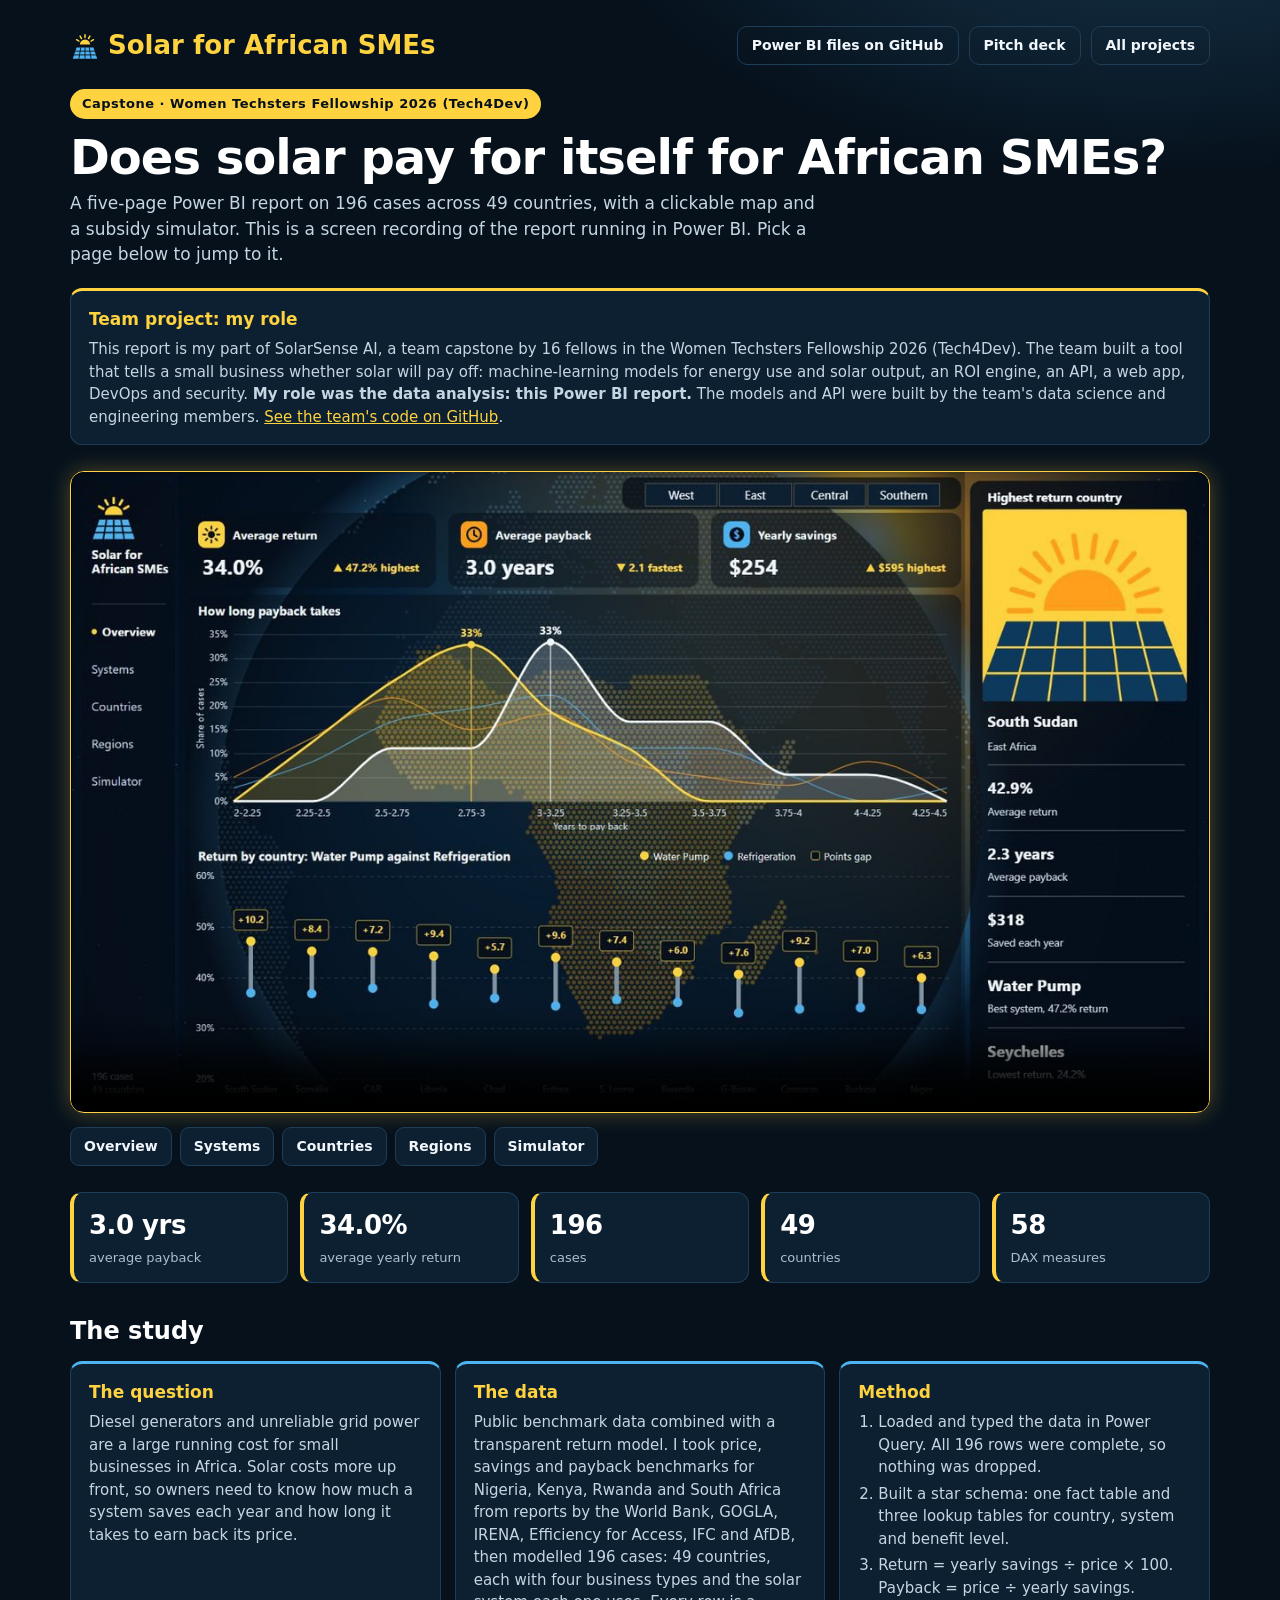
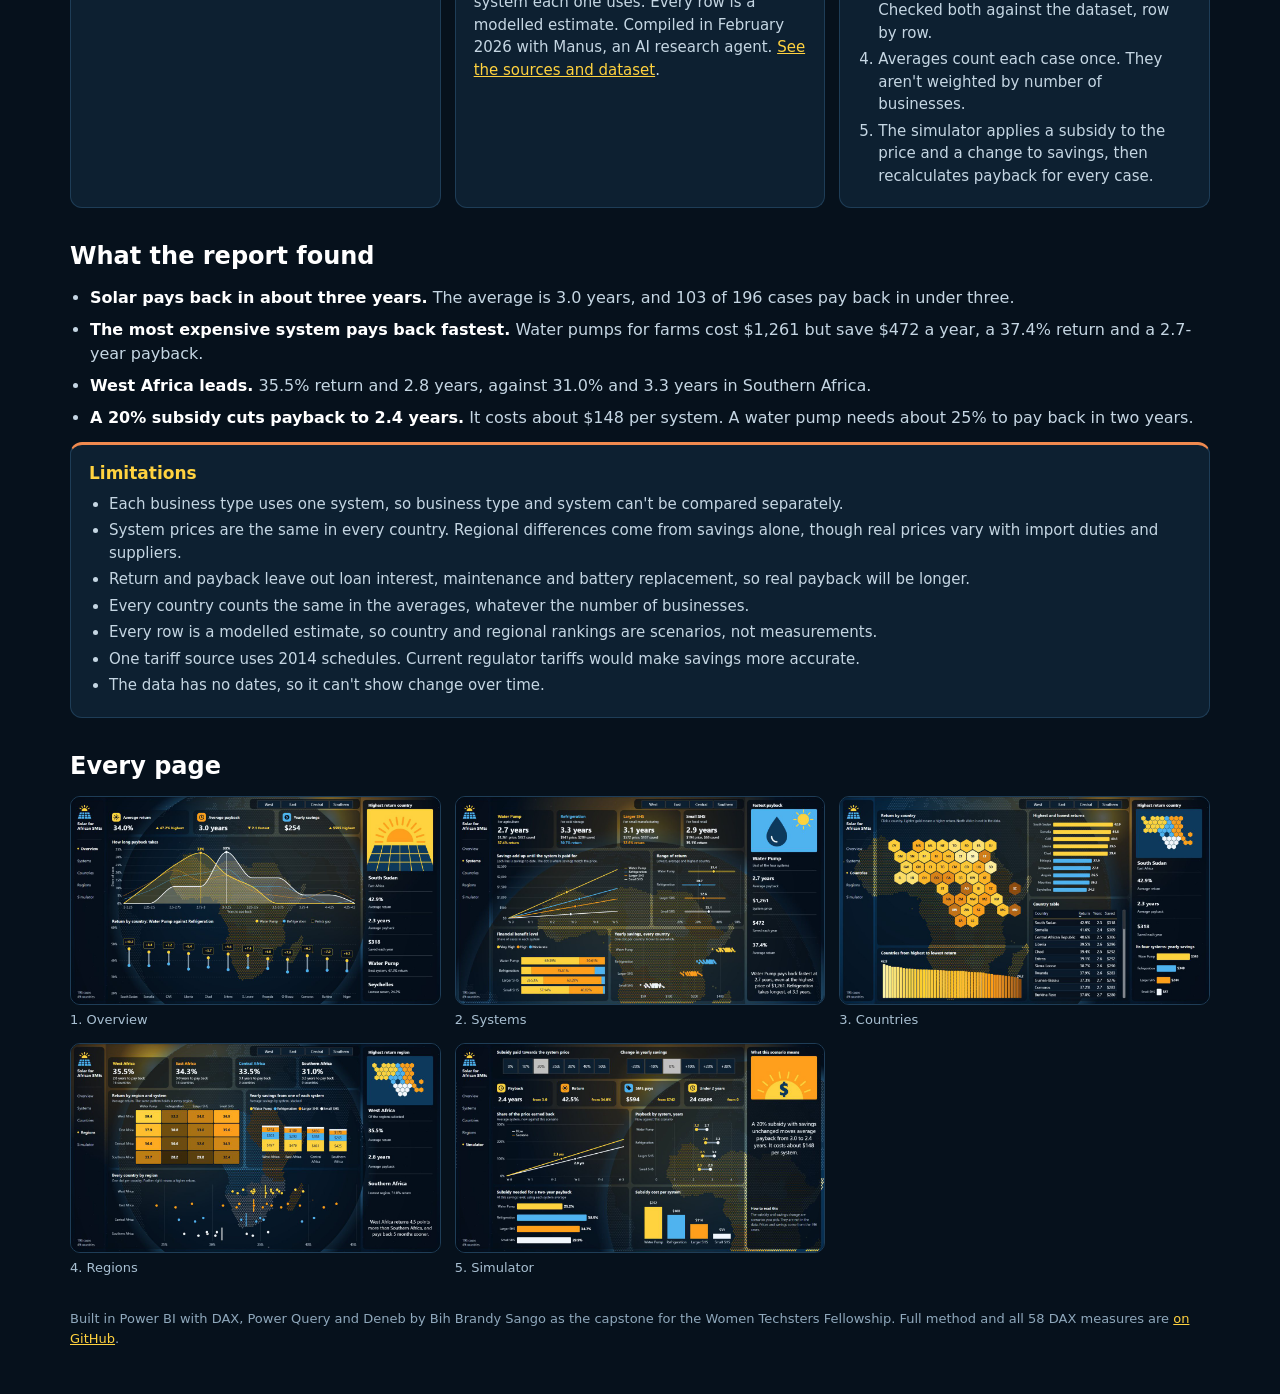
<file: projects/solar/index.html>
<!doctype html><html lang="en"><head><meta charset="utf-8"><meta name="viewport" content="width=device-width,initial-scale=1">
<title>Solar for African SMEs | Power BI report by Bih Brandy Sango</title>
<meta name="description" content="A five-page Power BI report on whether solar pays for itself for small businesses in 49 African countries. Watch every page, with interactions, in a 51-second recording.">
<meta property="og:title" content="Solar for African SMEs: Power BI Report"><meta property="og:description" content="Five pages on 196 cases across 49 African countries. Solar pays back in 3.0 years on average. Built by Bih Brandy Sango."><meta property="og:image" content="https://bihbrandysango-cloud.github.io/projects/solar/poster.jpg"><meta property="og:url" content="https://bihbrandysango-cloud.github.io/projects/solar/"><meta property="og:type" content="website">
<link rel="icon" href="data:image/svg+xml,%3Csvg xmlns='http://www.w3.org/2000/svg' viewBox='0 0 64 64'%3E%3Crect width='64' height='64' rx='14' fill='%2306111C'/%3E%3Cpath d='M21 29a11 11 0 0 1 22 0z' fill='%23FFD23F'/%3E%3Cpath d='M14 35H50L58 59H6Z' fill='%234FB3F0'/%3E%3C/svg%3E">
<style>:root{color-scheme:dark}*{box-sizing:border-box;margin:0}body{font-family:'Segoe UI',system-ui,sans-serif;background:radial-gradient(900px 500px at 90% -5%,rgba(79,179,240,.26),transparent 65%),#06111C;color:#fff;line-height:1.5}.w{max-width:1180px;margin:auto;padding:26px 20px 46px}.top{display:flex;justify-content:space-between;align-items:center;gap:12px;flex-wrap:wrap}.logo{display:flex;align-items:center;gap:8px;font-size:26px;font-weight:700;color:#FFD23F}a{color:#FFD23F}.lk{display:flex;gap:10px;flex-wrap:wrap}.lk a{font-size:14px;font-weight:600;text-decoration:none;border:1px solid #1E3D57;padding:8px 14px;border-radius:10px;color:#F1F7FC}.lk a:hover{border-color:#FFD23F}h1{font-size:clamp(30px,5vw,48px);letter-spacing:-1px;line-height:1.1;margin:26px 0 8px}.sub{color:#C5D6E3;font-size:17px;max-width:760px}video{display:block;width:100%;border-radius:14px;border:1.5px solid #FFD23F;box-shadow:0 0 22px rgba(255,210,63,.3);margin-top:22px;background:#000;aspect-ratio:16/9}.ch{display:flex;flex-wrap:wrap;gap:8px;margin:14px 0 8px}.ch button{font:inherit;font-size:14px;font-weight:600;color:#F1F7FC;background:#0D2031;border:1px solid #1E3D57;padding:8px 13px;border-radius:9px;cursor:pointer}.ch button:hover,.ch button.on{background:#FFD23F;color:#06111C;border-color:#FFD23F}.st{display:grid;grid-template-columns:repeat(auto-fit,minmax(170px,1fr));gap:12px;margin:26px 0}.st div{background:#0D2031;border:1px solid #1E3D57;border-left:4px solid #FFD23F;border-radius:12px;padding:13px 15px}.st b{display:block;font-size:26px;letter-spacing:-.5px}.st span{font-size:13px;color:#A9C0D2}h2{font-size:24px;margin:30px 0 12px}ul{padding-left:20px;color:#C5D6E3}li{margin-bottom:8px}li b{color:#fff}.g{display:grid;grid-template-columns:repeat(auto-fill,minmax(330px,1fr));gap:14px}figure{margin:0}figure img{width:100%;display:block;border-radius:10px;border:1px solid #1E3D57}figcaption{font-size:13px;color:#A9C0D2;margin-top:5px}.ft{margin-top:32px;font-size:13px;color:#8FA8BC}@media(max-width:480px){.g{grid-template-columns:1fr}}.cap{display:inline-block;margin-top:24px;font-size:13px;font-weight:700;letter-spacing:.5px;color:#06111C;background:#FFD23F;padding:5px 12px;border-radius:999px}.rs{display:grid;grid-template-columns:repeat(auto-fit,minmax(300px,1fr));gap:14px;margin:12px 0 26px}.rs section{background:#0D2031;border:1px solid #1E3D57;border-top:3px solid #4FB3F0;border-radius:12px;padding:16px 18px}.rs h3{font-size:17px;margin-bottom:6px;color:#FFD23F}.rs p,.rs li{color:#C5D6E3;font-size:15px}.rs ol,.rs ul{padding-left:20px}.rs li{margin:4px 0}.lim{border-top-color:#F08A4F!important}</style></head><body><div class="w">
<div class="top"><div class="logo"><svg width="30" height="30" viewBox="0 0 64 64" aria-hidden="true"><path d="M21 29a11 11 0 0 1 22 0z" fill="#FFD23F"/><path d="M14 35H50L58 59H6Z" fill="#4FB3F0"/><path d="M45 21.5l5-3M39.5 16l3-5M32 14V8M24.5 16l-3-5M19 21.5l-5-3" stroke="#FFD23F" stroke-width="3.2" stroke-linecap="round"/><path d="M23 35l-4 24M32 35v24M41 35l4 24M10.8 43h42.4M8.4 51h47.2" stroke="#06111C" stroke-width="1.9"/></svg>Solar for African SMEs</div><div class="lk"><a href="https://github.com/bihbrandysango-cloud/solar-sme-financial-impact" target="_blank" rel="noopener">Power BI files on GitHub</a><a href="https://github.com/bihbrandysango-cloud/solar-sme-financial-impact/blob/main/docs/Solar-Pitch-Deck.pdf" target="_blank" rel="noopener">Pitch deck</a><a href="../../projects.html">All projects</a></div></div>
<span class="cap">Capstone · Women Techsters Fellowship 2026 (Tech4Dev)</span><h1 style="margin-top:12px">Does solar pay for itself for African SMEs?</h1><p class="sub">A five-page Power BI report on 196 cases across 49 countries, with a clickable map and a subsidy simulator. This is a screen recording of the report running in Power BI. Pick a page below to jump to it.</p>
<div class="rs" style="margin-top:20px"><section style="border-top-color:#FFD23F"><h3>Team project: my role</h3><p>This report is my part of SolarSense AI, a team capstone by 16 fellows in the Women Techsters Fellowship 2026 (Tech4Dev). The team built a tool that tells a small business whether solar will pay off: machine-learning models for energy use and solar output, an ROI engine, an API, a web app, DevOps and security. <b>My role was the data analysis: this Power BI report.</b> The models and API were built by the team's data science and engineering members. <a href="https://github.com/SolarSense-Capstone" target="_blank" rel="noopener">See the team's code on GitHub</a>.</p></section></div>
<video id="v" src="solar-tour.mp4" poster="poster.jpg" controls playsinline preload="metadata" aria-label="Screen recording of every page of the Solar for African SMEs Power BI report"></video>
<div class="ch" id="c"><button type="button" data-t="3.5">Overview</button><button type="button" data-t="11.1">Systems</button><button type="button" data-t="19.1">Countries</button><button type="button" data-t="27.3">Regions</button><button type="button" data-t="36.7">Simulator</button></div>
<div class="st"><div><b>3.0 yrs</b><span>average payback</span></div><div><b>34.0%</b><span>average yearly return</span></div><div><b>196</b><span>cases</span></div><div><b>49</b><span>countries</span></div><div><b>58</b><span>DAX measures</span></div></div>
<h2>The study</h2><div class="rs"><section><h3>The question</h3><p>Diesel generators and unreliable grid power are a large running cost for small businesses in Africa. Solar costs more up front, so owners need to know how much a system saves each year and how long it takes to earn back its price.</p></section><section><h3>The data</h3><p>Public benchmark data combined with a transparent return model. I took price, savings and payback benchmarks for Nigeria, Kenya, Rwanda and South Africa from reports by the World Bank, GOGLA, IRENA, Efficiency for Access, IFC and AfDB, then modelled 196 cases: 49 countries, each with four business types and the solar system each one uses. Every row is a modelled estimate. Compiled in February 2026 with Manus, an AI research agent. <a href="https://github.com/bihbrandysango-cloud/solar-sme-financial-impact#sources" target="_blank" rel="noopener">See the sources and dataset</a>.</p></section><section><h3>Method</h3><ol><li>Loaded and typed the data in Power Query. All 196 rows were complete, so nothing was dropped.</li><li>Built a star schema: one fact table and three lookup tables for country, system and benefit level.</li><li>Return = yearly savings ÷ price × 100. Payback = price ÷ yearly savings. Checked both against the dataset, row by row.</li><li>Averages count each case once. They aren't weighted by number of businesses.</li><li>The simulator applies a subsidy to the price and a change to savings, then recalculates payback for every case.</li></ol></section></div>
<h2>What the report found</h2><ul><li><b>Solar pays back in about three years.</b> The average is 3.0 years, and 103 of 196 cases pay back in under three.</li><li><b>The most expensive system pays back fastest.</b> Water pumps for farms cost $1,261 but save $472 a year, a 37.4% return and a 2.7-year payback.</li><li><b>West Africa leads.</b> 35.5% return and 2.8 years, against 31.0% and 3.3 years in Southern Africa.</li><li><b>A 20% subsidy cuts payback to 2.4 years.</b> It costs about $148 per system. A water pump needs about 25% to pay back in two years.</li></ul>
<div class="rs"><section class="lim"><h3>Limitations</h3><ul><li>Each business type uses one system, so business type and system can't be compared separately.</li><li>System prices are the same in every country. Regional differences come from savings alone, though real prices vary with import duties and suppliers.</li><li>Return and payback leave out loan interest, maintenance and battery replacement, so real payback will be longer.</li><li>Every country counts the same in the averages, whatever the number of businesses.</li><li>Every row is a modelled estimate, so country and regional rankings are scenarios, not measurements.</li><li>One tariff source uses 2014 schedules. Current regulator tariffs would make savings more accurate.</li><li>The data has no dates, so it can't show change over time.</li></ul></section></div>
<h2>Every page</h2><div class="g"><figure><img loading="lazy" src="pages/01-overview.jpg" alt="Overview page of the Solar for African SMEs Power BI report"><figcaption>1. Overview</figcaption></figure><figure><img loading="lazy" src="pages/02-systems.jpg" alt="Systems page of the Solar for African SMEs Power BI report"><figcaption>2. Systems</figcaption></figure><figure><img loading="lazy" src="pages/03-countries.jpg" alt="Countries page of the Solar for African SMEs Power BI report"><figcaption>3. Countries</figcaption></figure><figure><img loading="lazy" src="pages/04-regions.jpg" alt="Regions page of the Solar for African SMEs Power BI report"><figcaption>4. Regions</figcaption></figure><figure><img loading="lazy" src="pages/05-simulator.jpg" alt="Simulator page of the Solar for African SMEs Power BI report"><figcaption>5. Simulator</figcaption></figure></div>
<p class="ft">Built in Power BI with DAX, Power Query and Deneb by Bih Brandy Sango as the capstone for the Women Techsters Fellowship. Full method and all 58 DAX measures are <a href="https://github.com/bihbrandysango-cloud/solar-sme-financial-impact#method" target="_blank" rel="noopener">on GitHub</a>.</p></div>
<script>const v=document.getElementById('v'),b=[...document.querySelectorAll('#c button')];b.forEach(x=>x.onclick=()=>{v.currentTime=+x.dataset.t;v.play().catch(()=>{})});v.addEventListener('timeupdate',()=>{let a=null;b.forEach(x=>{if(v.currentTime>=+x.dataset.t)a=x});b.forEach(x=>x.classList.toggle('on',x===a))});</script></body></html>
</file>
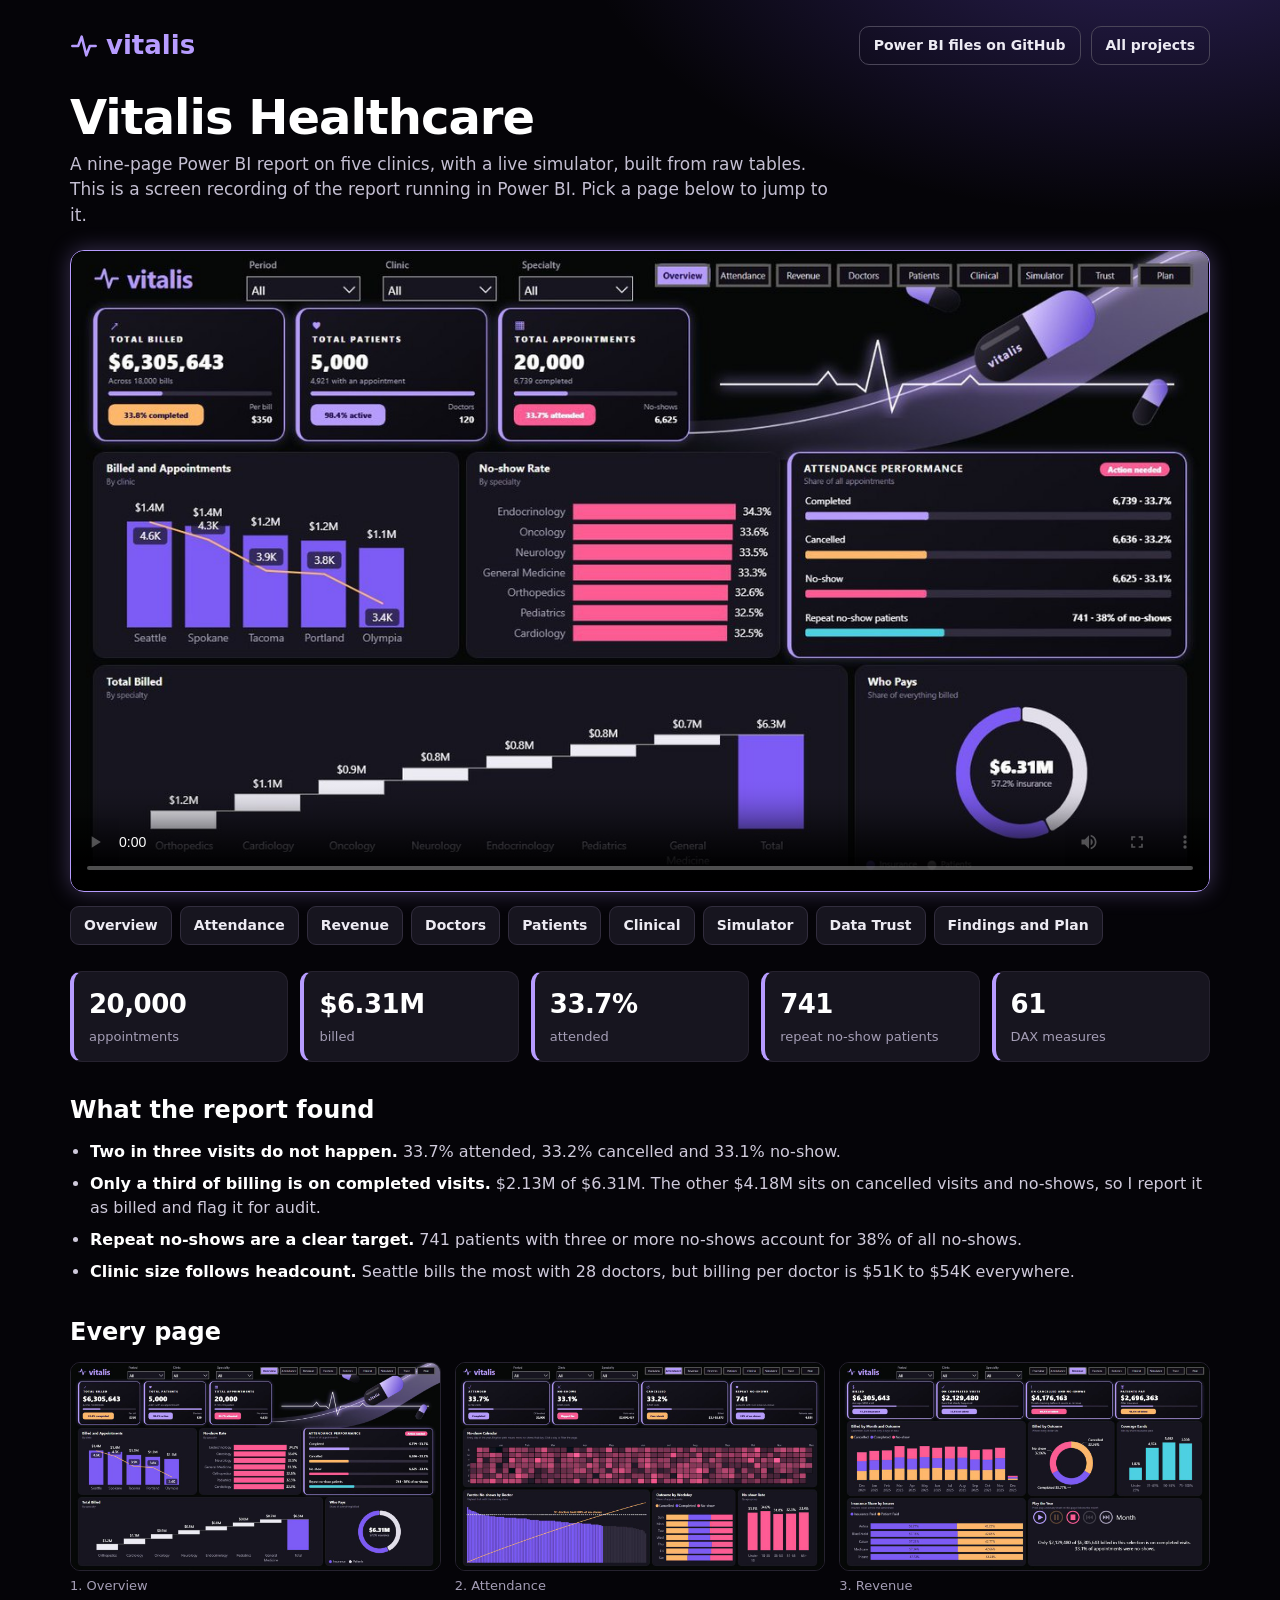
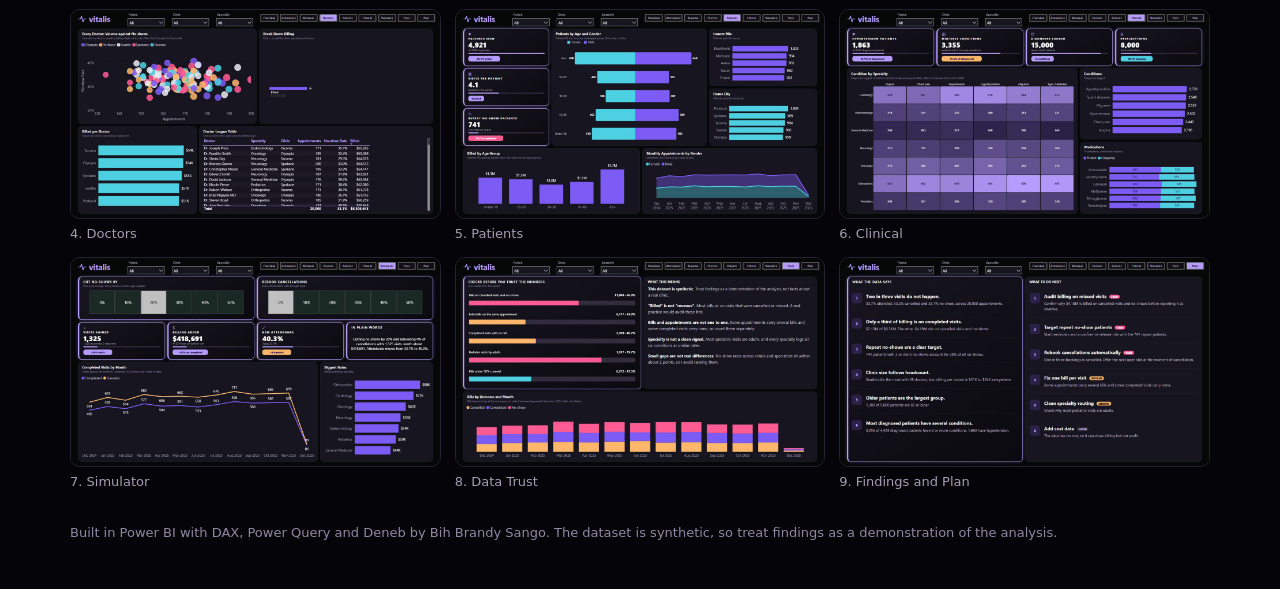
<file: projects/vitalis/index.html>
<!doctype html><html lang="en"><head><meta charset="utf-8"><meta name="viewport" content="width=device-width,initial-scale=1">
<title>Vitalis Healthcare | Power BI report by Bih Brandy Sango</title>
<meta name="description" content="A nine-page Power BI report on 20,000 synthetic appointments and $6.3M billed across five clinics. Watch every page, with interactions, in a 73-second recording.">
<meta property="og:title" content="Vitalis Healthcare: Power BI Report"><meta property="og:description" content="Nine pages on 20,000 synthetic appointments and $6.3M billed. Built by Bih Brandy Sango."><meta property="og:image" content="https://bihbrandysango-cloud.github.io/projects/vitalis/poster.jpg"><meta property="og:url" content="https://bihbrandysango-cloud.github.io/projects/vitalis/"><meta property="og:type" content="website">
<link rel="icon" href="data:image/svg+xml,%3Csvg xmlns='http://www.w3.org/2000/svg' viewBox='0 0 24 24'%3E%3Crect width='24' height='24' rx='6' fill='%23050408'/%3E%3Cpath d='M3 12h4l3-7 4 14 3-7h4' fill='none' stroke='%23B79CFF' stroke-width='2'/%3E%3C/svg%3E">
<style>:root{color-scheme:dark}*{box-sizing:border-box;margin:0}body{font-family:'Segoe UI',system-ui,sans-serif;background:radial-gradient(900px 500px at 90% -5%,rgba(124,92,245,.35),transparent 65%),#050408;color:#fff;line-height:1.5}.w{max-width:1180px;margin:auto;padding:26px 20px 46px}.top{display:flex;justify-content:space-between;align-items:center;gap:12px;flex-wrap:wrap}.logo{display:flex;align-items:center;gap:8px;font-size:26px;font-weight:700;color:#B79CFF}a{color:#B79CFF}.lk{display:flex;gap:10px;flex-wrap:wrap}.lk a{font-size:14px;font-weight:600;text-decoration:none;border:1px solid #4A4558;padding:8px 14px;border-radius:10px;color:#EDEBF3}.lk a:hover{border-color:#B79CFF}h1{font-size:clamp(30px,5vw,48px);letter-spacing:-1px;line-height:1.1;margin:26px 0 8px}.sub{color:#C4BFD2;font-size:17px;max-width:760px}video{display:block;width:100%;border-radius:14px;border:1.5px solid #B79CFF;box-shadow:0 0 22px rgba(183,156,255,.3);margin-top:22px;background:#000;aspect-ratio:16/9}.ch{display:flex;flex-wrap:wrap;gap:8px;margin:14px 0 8px}.ch button{font:inherit;font-size:14px;font-weight:600;color:#EDEBF3;background:#17151F;border:1px solid #322D3E;padding:8px 13px;border-radius:9px;cursor:pointer}.ch button:hover,.ch button.on{background:#B79CFF;color:#1B0F3D;border-color:#B79CFF}.st{display:grid;grid-template-columns:repeat(auto-fit,minmax(170px,1fr));gap:12px;margin:26px 0}.st div{background:#17151F;border:1px solid #26222F;border-left:4px solid #B79CFF;border-radius:12px;padding:13px 15px}.st b{display:block;font-size:26px;letter-spacing:-.5px}.st span{font-size:13px;color:#A49DB5}h2{font-size:24px;margin:30px 0 12px}ul{padding-left:20px;color:#CFCADB}li{margin-bottom:8px}li b{color:#fff}.g{display:grid;grid-template-columns:repeat(auto-fill,minmax(330px,1fr));gap:14px}figure{margin:0}figure img{width:100%;display:block;border-radius:10px;border:1px solid #26222F}figcaption{font-size:13px;color:#A49DB5;margin-top:5px}.ft{margin-top:32px;font-size:13px;color:#8F88A3}@media(max-width:480px){.g{grid-template-columns:1fr}}</style></head><body><div class="w">
<div class="top"><div class="logo"><svg width="28" height="28" viewBox="0 0 24 24" fill="none" stroke="#B79CFF" stroke-width="2.200" stroke-linecap="round" stroke-linejoin="round"><path d="M2 12h5l3-8 4 16 3-8h5"/></svg>vitalis</div><div class="lk"><a href="https://github.com/bihbrandysango-cloud/vitalis-healthcare" target="_blank" rel="noopener">Power BI files on GitHub</a><a href="../../projects.html">All projects</a></div></div>
<h1>Vitalis Healthcare</h1><p class="sub">A nine-page Power BI report on five clinics, with a live simulator, built from raw tables. This is a screen recording of the report running in Power BI. Pick a page below to jump to it.</p>
<video id="v" src="vitalis-tour.mp4" poster="poster.jpg" controls playsinline preload="metadata" aria-label="Screen recording of every page of the Vitalis Power BI report"></video>
<div class="ch" id="c"><button type="button" data-t="3.5">Overview</button><button type="button" data-t="10.8">Attendance</button><button type="button" data-t="18.3">Revenue</button><button type="button" data-t="29.8">Doctors</button><button type="button" data-t="38.3">Patients</button><button type="button" data-t="45.7">Clinical</button><button type="button" data-t="50.2">Simulator</button><button type="button" data-t="60.5">Data Trust</button><button type="button" data-t="65.2">Findings and Plan</button></div>
<div class="st"><div><b>20,000</b><span>appointments</span></div><div><b>$6.31M</b><span>billed</span></div><div><b>33.7%</b><span>attended</span></div><div><b>741</b><span>repeat no-show patients</span></div><div><b>61</b><span>DAX measures</span></div></div>
<h2>What the report found</h2><ul><li><b>Two in three visits do not happen.</b> 33.7% attended, 33.2% cancelled and 33.1% no-show.</li><li><b>Only a third of billing is on completed visits.</b> $2.13M of $6.31M. The other $4.18M sits on cancelled visits and no-shows, so I report it as billed and flag it for audit.</li><li><b>Repeat no-shows are a clear target.</b> 741 patients with three or more no-shows account for 38% of all no-shows.</li><li><b>Clinic size follows headcount.</b> Seattle bills the most with 28 doctors, but billing per doctor is $51K to $54K everywhere.</li></ul>
<h2>Every page</h2><div class="g"><figure><img loading="lazy" src="pages/01-overview.jpg" alt="Overview page of the Vitalis Power BI report"><figcaption>1. Overview</figcaption></figure><figure><img loading="lazy" src="pages/02-attendance.jpg" alt="Attendance page of the Vitalis Power BI report"><figcaption>2. Attendance</figcaption></figure><figure><img loading="lazy" src="pages/03-revenue.jpg" alt="Revenue page of the Vitalis Power BI report"><figcaption>3. Revenue</figcaption></figure><figure><img loading="lazy" src="pages/04-doctors.jpg" alt="Doctors page of the Vitalis Power BI report"><figcaption>4. Doctors</figcaption></figure><figure><img loading="lazy" src="pages/05-patients.jpg" alt="Patients page of the Vitalis Power BI report"><figcaption>5. Patients</figcaption></figure><figure><img loading="lazy" src="pages/06-clinical.jpg" alt="Clinical page of the Vitalis Power BI report"><figcaption>6. Clinical</figcaption></figure><figure><img loading="lazy" src="pages/07-simulator.jpg" alt="Simulator page of the Vitalis Power BI report"><figcaption>7. Simulator</figcaption></figure><figure><img loading="lazy" src="pages/08-data-trust.jpg" alt="Data Trust page of the Vitalis Power BI report"><figcaption>8. Data Trust</figcaption></figure><figure><img loading="lazy" src="pages/09-findings-and-plan.jpg" alt="Findings and Plan page of the Vitalis Power BI report"><figcaption>9. Findings and Plan</figcaption></figure></div>
<p class="ft">Built in Power BI with DAX, Power Query and Deneb by Bih Brandy Sango. The dataset is synthetic, so treat findings as a demonstration of the analysis.</p></div>
<script>const v=document.getElementById('v'),b=[...document.querySelectorAll('#c button')];b.forEach(x=>x.onclick=()=>{v.currentTime=+x.dataset.t;v.play().catch(()=>{})});v.addEventListener('timeupdate',()=>{let a=null;b.forEach(x=>{if(v.currentTime>=+x.dataset.t)a=x});b.forEach(x=>x.classList.toggle('on',x===a))});</script></body></html>
</file>
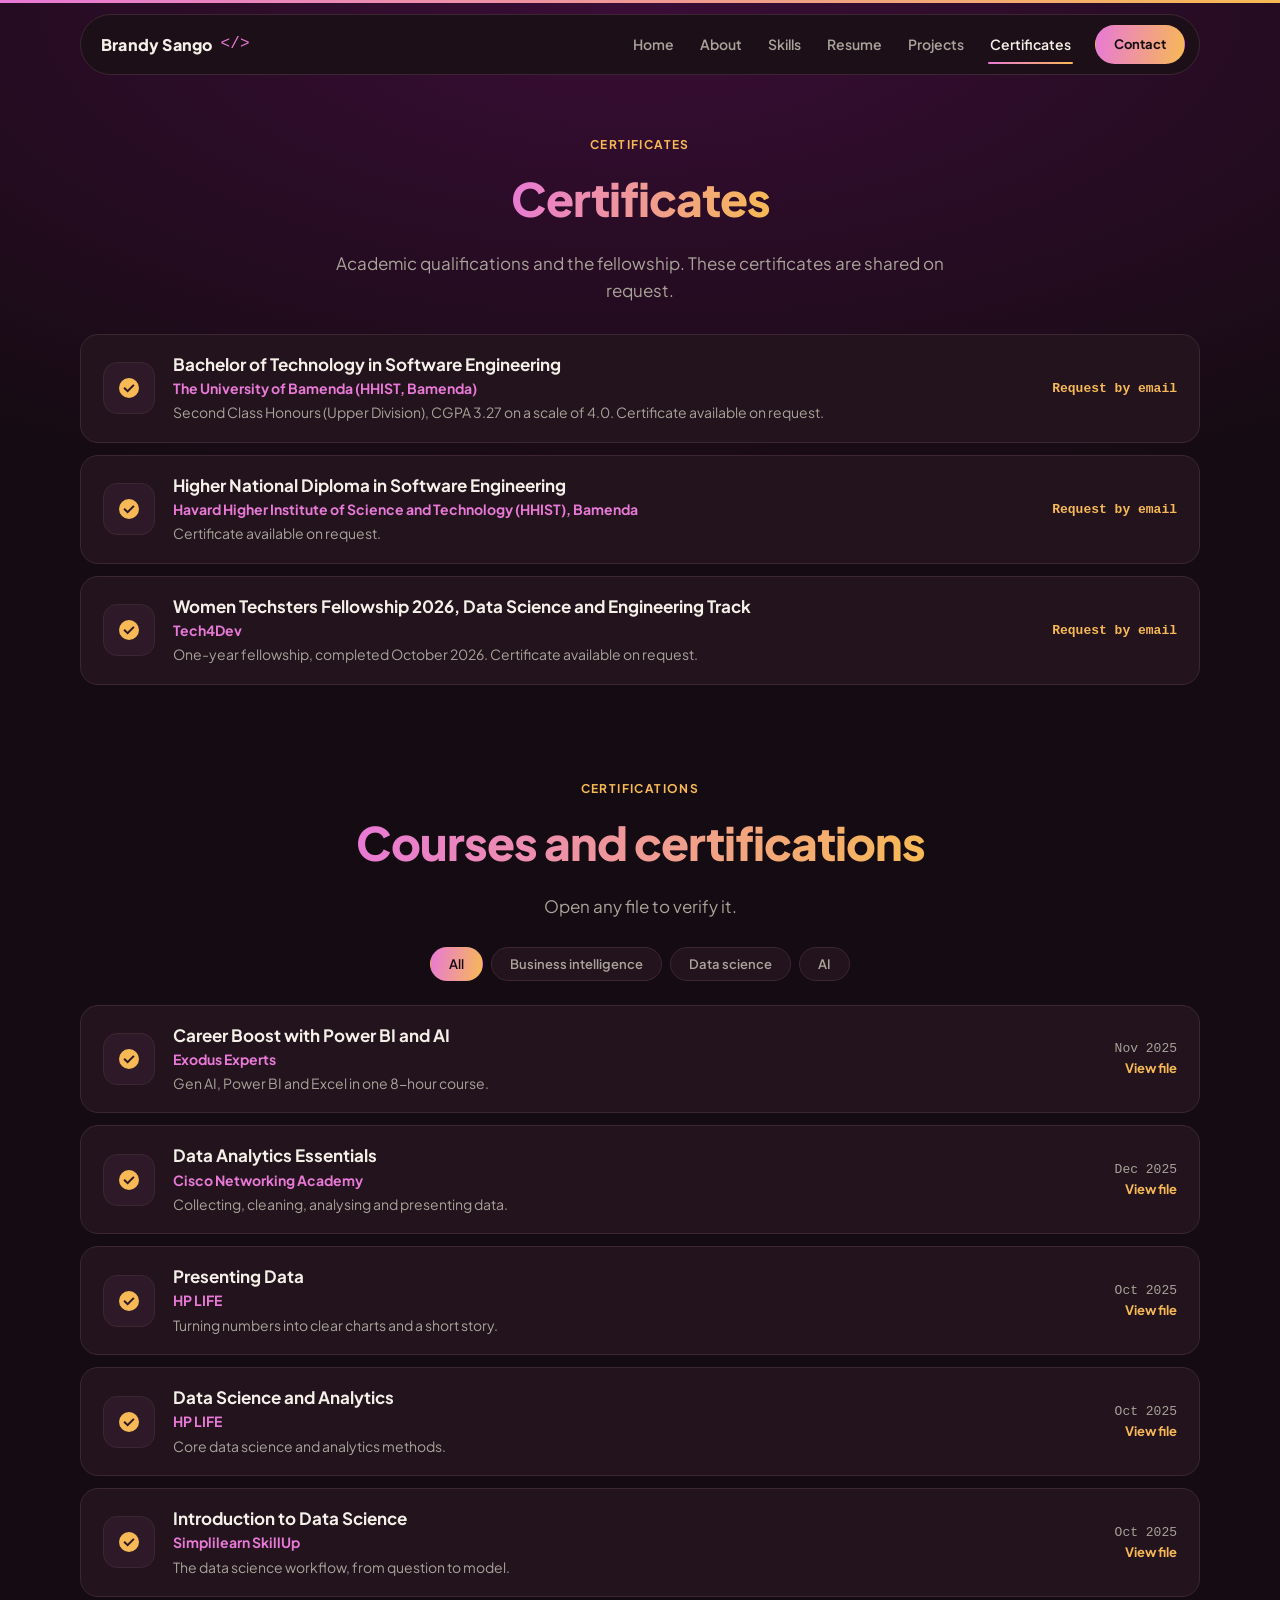
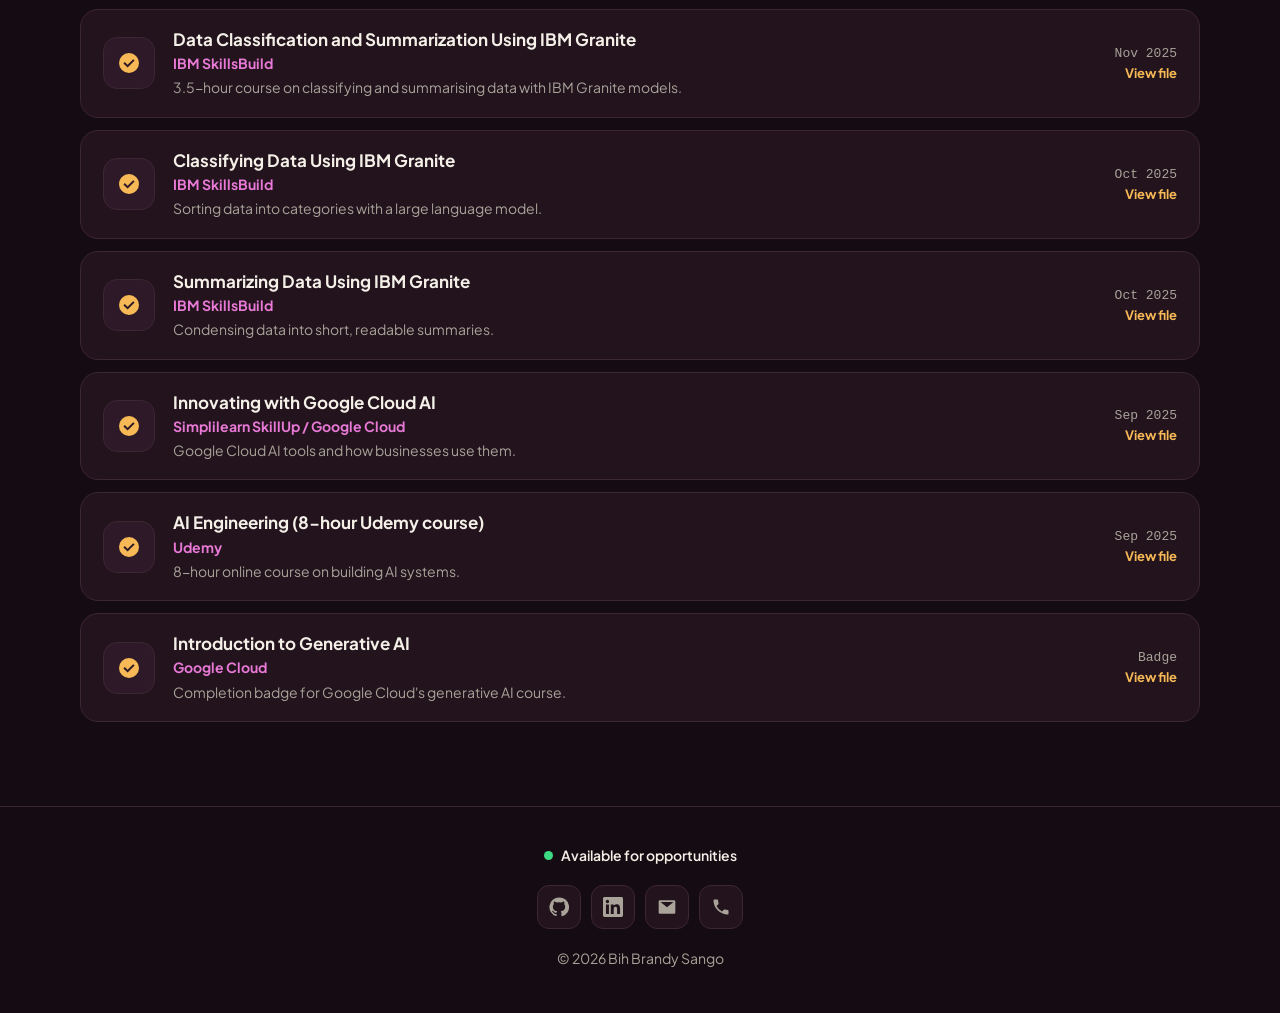
<file: certificates.html>
<!doctype html>
<html lang="en">
<head>
<meta charset="utf-8">
<meta name="viewport" content="width=device-width, initial-scale=1">
<title>Certificates | Brandy Sango</title>
<meta name="description" content="Data analytics, Power BI, data science and AI certificates from Cisco, IBM, HP LIFE, Simplilearn, Google Cloud, Exodus Experts and Udemy.">
<link rel="preconnect" href="https://fonts.googleapis.com">
<link rel="preconnect" href="https://fonts.gstatic.com" crossorigin>
<link href="https://fonts.googleapis.com/css2?family=Plus+Jakarta+Sans:wght@400;500;600;700;800&display=swap" rel="stylesheet">
<link rel="stylesheet" href="assets/css/style.css">
</head>
<body>
<header class="nav">
  <a class="logo" href="index.html">Brandy Sango <i>&lt;/&gt;</i></a>
  <button class="burger" aria-label="Menu"><svg width="22" height="22" viewBox="0 0 24 24" fill="none" stroke="currentColor" stroke-width="2" stroke-linecap="round"><path d="M4 7h16M4 12h16M4 17h16"/></svg></button>
  <nav class="menu">
    <a class="link" href="index.html">Home</a>
    <a class="link" href="index.html#about">About</a>
    <a class="link" href="index.html#skills">Skills</a>
    <a class="link" href="resume.html">Resume</a>
    <a class="link" href="projects.html">Projects</a>
    <a class="link on" href="certificates.html" aria-current="page">Certificates</a>
    <a class="btn fill sm" href="contact.html">Contact</a>
  </nav>
</header>
<main>
<section style="padding-top:60px">
  <div class="wrap">
    <div class="eyebrow">Certificates</div>
    <h2 class="title"><span class="grad">Certificates</span></h2>
    <p class="lede">Academic qualifications and the fellowship. These certificates are shared on request.</p>
    <div class="clist" style="margin-top:30px">
      <div class="crow rv">
        <div class="cthumb"><svg viewBox="0 0 24 24" aria-hidden="true"><path d="M12 2a10 10 0 1 0 0 20 10 10 0 0 0 0-20zm-1.4 14.6l-4.2-4.2 1.4-1.4 2.8 2.8 5.6-5.6 1.4 1.4z"/></svg></div>
        <div class="cmain"><h3>Bachelor of Technology in Software Engineering</h3><div class="cissuer">The University of Bamenda (HHIST, Bamenda)</div><p>Second Class Honours (Upper Division), CGPA 3.27 on a scale of 4.0. Certificate available on request.</p></div>
        <div class="cdate"><a href="mailto:bihbrandy15@gmail.com?subject=Certificate%20request&amp;body=Hello%20Brandy%2C%20please%20could%20you%20share%20one%20of%20your%20certificates%20(degree%2C%20HND%20or%20Women%20Techsters%20Fellowship)%3F" style="color:var(--gold);font-weight:700">Request by email</a></div>
      </div>
      <div class="crow rv">
        <div class="cthumb"><svg viewBox="0 0 24 24" aria-hidden="true"><path d="M12 2a10 10 0 1 0 0 20 10 10 0 0 0 0-20zm-1.4 14.6l-4.2-4.2 1.4-1.4 2.8 2.8 5.6-5.6 1.4 1.4z"/></svg></div>
        <div class="cmain"><h3>Higher National Diploma in Software Engineering</h3><div class="cissuer">Havard Higher Institute of Science and Technology (HHIST), Bamenda</div><p>Certificate available on request.</p></div>
        <div class="cdate"><a href="mailto:bihbrandy15@gmail.com?subject=Certificate%20request&amp;body=Hello%20Brandy%2C%20please%20could%20you%20share%20one%20of%20your%20certificates%20(degree%2C%20HND%20or%20Women%20Techsters%20Fellowship)%3F" style="color:var(--gold);font-weight:700">Request by email</a></div>
      </div>
    <div class="crow rv">
        <div class="cthumb"><svg viewBox="0 0 24 24" aria-hidden="true"><path d="M12 2a10 10 0 1 0 0 20 10 10 0 0 0 0-20zm-1.4 14.6l-4.2-4.2 1.4-1.4 2.8 2.8 5.6-5.6 1.4 1.4z"/></svg></div>
        <div class="cmain"><h3>Women Techsters Fellowship 2026, Data Science and Engineering Track</h3><div class="cissuer">Tech4Dev</div><p>One-year fellowship, completed October 2026. Certificate available on request.</p></div>
        <div class="cdate"><a href="mailto:bihbrandy15@gmail.com?subject=Certificate%20request&amp;body=Hello%20Brandy%2C%20please%20could%20you%20share%20one%20of%20your%20certificates%20(degree%2C%20HND%20or%20Women%20Techsters%20Fellowship)%3F" style="color:var(--gold);font-weight:700">Request by email</a></div>
      </div>
    </div>
  </div>
</section>
<section style="padding-top:10px">
  <div class="wrap">
    <div class="eyebrow">Certifications</div>
    <h2 class="title"><span class="grad">Courses and certifications</span></h2>
    <p class="lede">Open any file to verify it.</p>
    <div class="filters" role="tablist">
      <button class="fchip on" data-f="all">All</button>
      <button class="fchip" data-f="bi">Business intelligence</button>
      <button class="fchip" data-f="data">Data science</button>
      <button class="fchip" data-f="ai">AI</button>
    </div>
    <div class="clist">
      <a class="crow rv" data-cat="bi" href="https://drive.google.com/file/d/17Sbj5swp9IexYD1b-BbEtU9xGWk8C2p8/view" target="_blank" rel="noopener">
        <div class="cthumb"><svg viewBox="0 0 24 24" aria-hidden="true"><path d="M12 2a10 10 0 1 0 0 20 10 10 0 0 0 0-20zm-1.4 14.6l-4.2-4.2 1.4-1.4 2.8 2.8 5.6-5.6 1.4 1.4z"/></svg></div>
        <div class="cmain"><h3>Career Boost with Power BI and AI</h3><div class="cissuer">Exodus Experts</div><p>Gen AI, Power BI and Excel in one 8-hour course.</p></div>
        <div class="cdate">Nov 2025<span>View file</span></div>
      </a>
      <a class="crow rv" data-cat="bi" href="https://drive.google.com/file/d/1H_hvIRVSv-6vNUaYSwbfB8RSpXq7WcTo/view" target="_blank" rel="noopener">
        <div class="cthumb"><svg viewBox="0 0 24 24" aria-hidden="true"><path d="M12 2a10 10 0 1 0 0 20 10 10 0 0 0 0-20zm-1.4 14.6l-4.2-4.2 1.4-1.4 2.8 2.8 5.6-5.6 1.4 1.4z"/></svg></div>
        <div class="cmain"><h3>Data Analytics Essentials</h3><div class="cissuer">Cisco Networking Academy</div><p>Collecting, cleaning, analysing and presenting data.</p></div>
        <div class="cdate">Dec 2025<span>View file</span></div>
      </a>
      <a class="crow rv" data-cat="bi" href="https://drive.google.com/file/d/18iQLzLvf4I6vFincHMH7tzDysk3b6kjg/view" target="_blank" rel="noopener">
        <div class="cthumb"><svg viewBox="0 0 24 24" aria-hidden="true"><path d="M12 2a10 10 0 1 0 0 20 10 10 0 0 0 0-20zm-1.4 14.6l-4.2-4.2 1.4-1.4 2.8 2.8 5.6-5.6 1.4 1.4z"/></svg></div>
        <div class="cmain"><h3>Presenting Data</h3><div class="cissuer">HP LIFE</div><p>Turning numbers into clear charts and a short story.</p></div>
        <div class="cdate">Oct 2025<span>View file</span></div>
      </a>
      <a class="crow rv" data-cat="data" href="https://drive.google.com/file/d/1LfttK4ZFeuwFi7AeH3FBNUZWIC8h2ZIj/view" target="_blank" rel="noopener">
        <div class="cthumb"><svg viewBox="0 0 24 24" aria-hidden="true"><path d="M12 2a10 10 0 1 0 0 20 10 10 0 0 0 0-20zm-1.4 14.6l-4.2-4.2 1.4-1.4 2.8 2.8 5.6-5.6 1.4 1.4z"/></svg></div>
        <div class="cmain"><h3>Data Science and Analytics</h3><div class="cissuer">HP LIFE</div><p>Core data science and analytics methods.</p></div>
        <div class="cdate">Oct 2025<span>View file</span></div>
      </a>
      <a class="crow rv" data-cat="data" href="https://drive.google.com/file/d/1mNR1ACPazu4CSq4emwNp1NYNCD4uTbNx/view" target="_blank" rel="noopener">
        <div class="cthumb"><svg viewBox="0 0 24 24" aria-hidden="true"><path d="M12 2a10 10 0 1 0 0 20 10 10 0 0 0 0-20zm-1.4 14.6l-4.2-4.2 1.4-1.4 2.8 2.8 5.6-5.6 1.4 1.4z"/></svg></div>
        <div class="cmain"><h3>Introduction to Data Science</h3><div class="cissuer">Simplilearn SkillUp</div><p>The data science workflow, from question to model.</p></div>
        <div class="cdate">Oct 2025<span>View file</span></div>
      </a>
      <a class="crow rv" data-cat="ai" href="https://drive.google.com/file/d/1VuMY6MYsp780FZvY1D8PXETtY0tyZ2rS/view" target="_blank" rel="noopener">
        <div class="cthumb"><svg viewBox="0 0 24 24" aria-hidden="true"><path d="M12 2a10 10 0 1 0 0 20 10 10 0 0 0 0-20zm-1.4 14.6l-4.2-4.2 1.4-1.4 2.8 2.8 5.6-5.6 1.4 1.4z"/></svg></div>
        <div class="cmain"><h3>Data Classification and Summarization Using IBM Granite</h3><div class="cissuer">IBM SkillsBuild</div><p>3.5-hour course on classifying and summarising data with IBM Granite models.</p></div>
        <div class="cdate">Nov 2025<span>View file</span></div>
      </a>
      <a class="crow rv" data-cat="ai" href="https://drive.google.com/file/d/1x6FTMG_7C0sIPDyn116oKNqnlIHeCmLy/view" target="_blank" rel="noopener">
        <div class="cthumb"><svg viewBox="0 0 24 24" aria-hidden="true"><path d="M12 2a10 10 0 1 0 0 20 10 10 0 0 0 0-20zm-1.4 14.6l-4.2-4.2 1.4-1.4 2.8 2.8 5.6-5.6 1.4 1.4z"/></svg></div>
        <div class="cmain"><h3>Classifying Data Using IBM Granite</h3><div class="cissuer">IBM SkillsBuild</div><p>Sorting data into categories with a large language model.</p></div>
        <div class="cdate">Oct 2025<span>View file</span></div>
      </a>
      <a class="crow rv" data-cat="ai" href="https://drive.google.com/file/d/1RDHdU94mMxsEK6dA2_KJNGzeFIaRnexR/view" target="_blank" rel="noopener">
        <div class="cthumb"><svg viewBox="0 0 24 24" aria-hidden="true"><path d="M12 2a10 10 0 1 0 0 20 10 10 0 0 0 0-20zm-1.4 14.6l-4.2-4.2 1.4-1.4 2.8 2.8 5.6-5.6 1.4 1.4z"/></svg></div>
        <div class="cmain"><h3>Summarizing Data Using IBM Granite</h3><div class="cissuer">IBM SkillsBuild</div><p>Condensing data into short, readable summaries.</p></div>
        <div class="cdate">Oct 2025<span>View file</span></div>
      </a>
      <a class="crow rv" data-cat="ai" href="https://drive.google.com/file/d/1zAXNsaMPKiLbN2aGvrpSoY8f3XMf7nxb/view" target="_blank" rel="noopener">
        <div class="cthumb"><svg viewBox="0 0 24 24" aria-hidden="true"><path d="M12 2a10 10 0 1 0 0 20 10 10 0 0 0 0-20zm-1.4 14.6l-4.2-4.2 1.4-1.4 2.8 2.8 5.6-5.6 1.4 1.4z"/></svg></div>
        <div class="cmain"><h3>Innovating with Google Cloud AI</h3><div class="cissuer">Simplilearn SkillUp / Google Cloud</div><p>Google Cloud AI tools and how businesses use them.</p></div>
        <div class="cdate">Sep 2025<span>View file</span></div>
      </a>
      <a class="crow rv" data-cat="ai" href="https://drive.google.com/file/d/1HqeqC-oHKC_J6UhE23cWWRZWcyiT3ESN/view" target="_blank" rel="noopener">
        <div class="cthumb"><svg viewBox="0 0 24 24" aria-hidden="true"><path d="M12 2a10 10 0 1 0 0 20 10 10 0 0 0 0-20zm-1.4 14.6l-4.2-4.2 1.4-1.4 2.8 2.8 5.6-5.6 1.4 1.4z"/></svg></div>
        <div class="cmain"><h3>AI Engineering (8-hour Udemy course)</h3><div class="cissuer">Udemy</div><p>8-hour online course on building AI systems.</p></div>
        <div class="cdate">Sep 2025<span>View file</span></div>
      </a>
      <a class="crow rv" data-cat="ai" href="https://drive.google.com/file/d/1PscwWv2NHTTFCCplmmIm0zaRBHqT29jB/view" target="_blank" rel="noopener">
        <div class="cthumb"><svg viewBox="0 0 24 24" aria-hidden="true"><path d="M12 2a10 10 0 1 0 0 20 10 10 0 0 0 0-20zm-1.4 14.6l-4.2-4.2 1.4-1.4 2.8 2.8 5.6-5.6 1.4 1.4z"/></svg></div>
        <div class="cmain"><h3>Introduction to Generative AI</h3><div class="cissuer">Google Cloud</div><p>Completion badge for Google Cloud&#x27;s generative AI course.</p></div>
        <div class="cdate">Badge<span>View file</span></div>
      </a>
    </div>
  </div>
</section>
</main>
<footer>
  <div class="wrap">
    <div class="avail">Available for opportunities</div>
    <div class="social">
      <a href="https://github.com/bihbrandysango-cloud" aria-label="GitHub" target="_blank" rel="noopener"><svg viewBox="0 0 24 24"><path d="M12 .5a11.5 11.5 0 0 0-3.64 22.41c.58.1.79-.25.79-.56v-2c-3.2.7-3.88-1.37-3.88-1.37-.52-1.33-1.28-1.69-1.28-1.69-1.05-.72.08-.7.08-.7 1.15.08 1.76 1.19 1.76 1.19 1.02 1.76 2.68 1.25 3.34.96.1-.74.4-1.25.73-1.54-2.55-.29-5.24-1.28-5.24-5.69 0-1.26.45-2.28 1.19-3.09-.12-.29-.52-1.46.11-3.04 0 0 .97-.31 3.18 1.18a11 11 0 0 1 5.78 0c2.2-1.49 3.17-1.18 3.17-1.18.63 1.58.23 2.75.11 3.04.74.81 1.18 1.83 1.18 3.09 0 4.42-2.69 5.39-5.26 5.68.41.36.78 1.06.78 2.14v3.17c0 .31.21.67.8.56A11.5 11.5 0 0 0 12 .5z"/></svg></a>
      <a href="https://www.linkedin.com/in/bihbrandy/" aria-label="LinkedIn" target="_blank" rel="noopener"><svg viewBox="0 0 24 24"><path d="M20.45 20.45h-3.56v-5.57c0-1.33-.03-3.04-1.85-3.04-1.86 0-2.14 1.45-2.14 2.95v5.66H9.35V9h3.41v1.56h.05c.48-.9 1.64-1.85 3.37-1.85 3.6 0 4.27 2.37 4.27 5.46v6.28zM5.34 7.43a2.06 2.06 0 1 1 0-4.12 2.06 2.06 0 0 1 0 4.12zM7.12 20.45H3.56V9h3.56v11.45zM22.22 0H1.77C.79 0 0 .77 0 1.73v20.54C0 23.23.79 24 1.77 24h20.45c.98 0 1.78-.77 1.78-1.73V1.73C24 .77 23.2 0 22.22 0z"/></svg></a>
      <a href="mailto:bihbrandy15@gmail.com" aria-label="Email"><svg viewBox="0 0 24 24"><path d="M2 5.5A1.5 1.5 0 0 1 3.5 4h17A1.5 1.5 0 0 1 22 5.5v13a1.5 1.5 0 0 1-1.5 1.5h-17A1.5 1.5 0 0 1 2 18.5v-13zm2.2.5L12 12.2 19.8 6H4.2z"/></svg></a>
      <a href="tel:+237651899848" aria-label="Call +237 651 899 848"><svg viewBox="0 0 24 24"><path d="M6.62 10.79a15.05 15.05 0 0 0 6.59 6.59l2.2-2.2a1 1 0 0 1 1.01-.24 11.36 11.36 0 0 0 3.58.57 1 1 0 0 1 1 1V20a1 1 0 0 1-1 1A17 17 0 0 1 3 4a1 1 0 0 1 1-1h3.5a1 1 0 0 1 1 1c0 1.25.2 2.45.57 3.57a1 1 0 0 1-.25 1.02l-2.2 2.2z"/></svg></a>
    </div>
    © 2026 Bih Brandy Sango
  </div>
</footer>
<script src="assets/js/main.js"></script>
<script src="assets/js/page.js"></script>
</body>
</html>
</file>
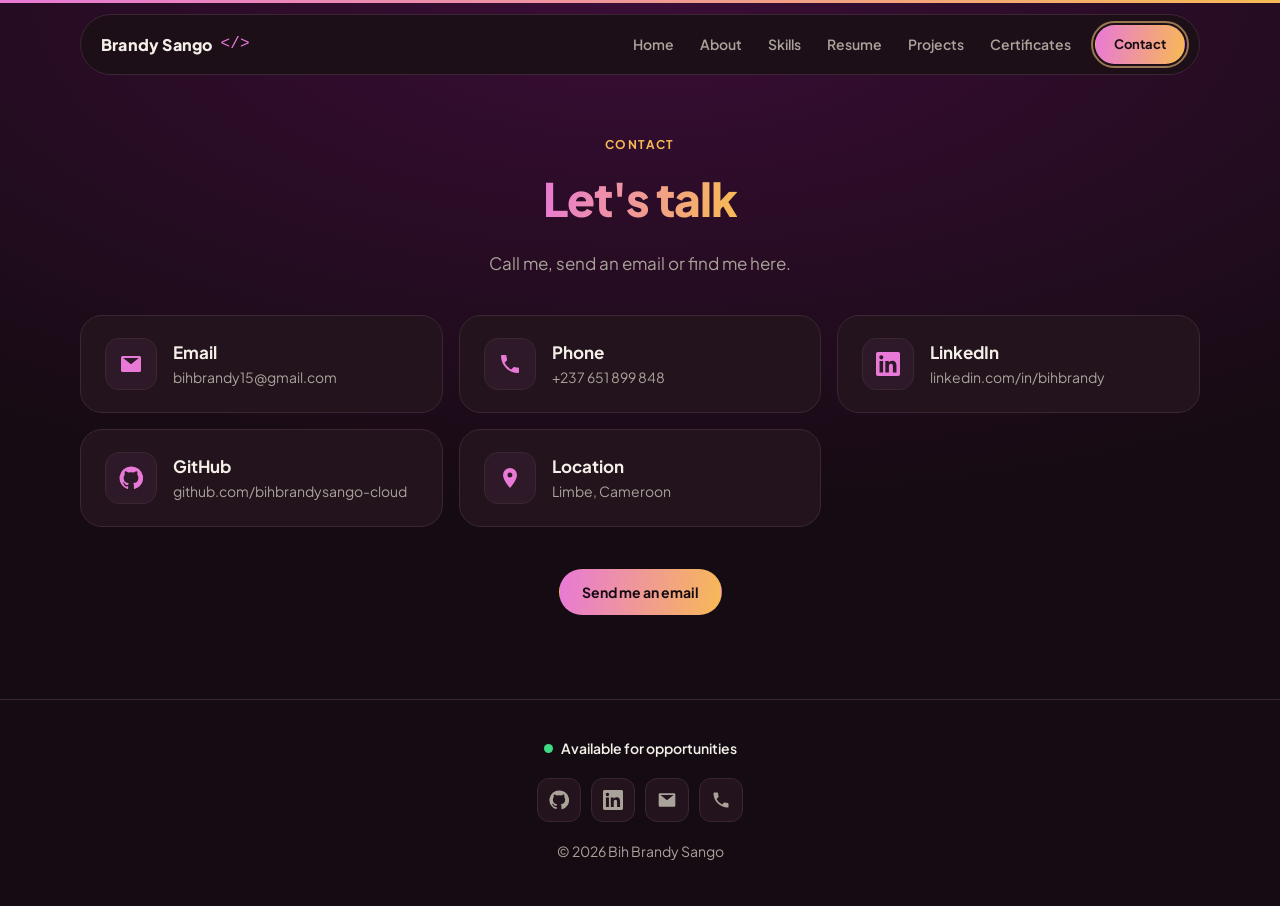
<file: contact.html>
<!doctype html>
<html lang="en">
<head>
<meta charset="utf-8">
<meta name="viewport" content="width=device-width, initial-scale=1">
<title>Contact | Brandy Sango</title>
<meta name="description" content="Contact Brandy Sango: email, LinkedIn, GitHub and location.">
<link rel="preconnect" href="https://fonts.googleapis.com">
<link rel="preconnect" href="https://fonts.gstatic.com" crossorigin>
<link href="https://fonts.googleapis.com/css2?family=Plus+Jakarta+Sans:wght@400;500;600;700;800&display=swap" rel="stylesheet">
<link rel="stylesheet" href="assets/css/style.css">
</head>
<body>
<header class="nav">
  <a class="logo" href="index.html">Brandy Sango <i>&lt;/&gt;</i></a>
  <button class="burger" aria-label="Menu"><svg width="22" height="22" viewBox="0 0 24 24" fill="none" stroke="currentColor" stroke-width="2" stroke-linecap="round"><path d="M4 7h16M4 12h16M4 17h16"/></svg></button>
  <nav class="menu">
    <a class="link" href="index.html">Home</a>
    <a class="link" href="index.html#about">About</a>
    <a class="link" href="index.html#skills">Skills</a>
    <a class="link" href="resume.html">Resume</a>
    <a class="link" href="projects.html">Projects</a>
    <a class="link" href="certificates.html">Certificates</a>
    <a class="btn fill sm on" href="contact.html" aria-current="page">Contact</a>
  </nav>
</header>
<main>
<section style="padding-top:60px">
  <div class="wrap">
    <div class="eyebrow">Contact</div>
    <h2 class="title"><span class="grad">Let's talk</span></h2>
    <p class="lede">Call me, send an email or find me here.</p>
    <div class="ccards">
      <a class="ccard rv d0" href="mailto:bihbrandy15@gmail.com"><div class="cicon"><svg viewBox="0 0 24 24"><path d="M2 5.5A1.5 1.5 0 0 1 3.5 4h17A1.5 1.5 0 0 1 22 5.5v13a1.5 1.5 0 0 1-1.5 1.5h-17A1.5 1.5 0 0 1 2 18.5v-13zm2.2.5L12 12.2 19.8 6H4.2z"/></svg></div><div class="ctxt"><b>Email</b><span>bihbrandy15@gmail.com</span></div></a>
      <a class="ccard rv d1" href="tel:+237651899848"><div class="cicon"><svg viewBox="0 0 24 24"><path d="M6.62 10.79a15.05 15.05 0 0 0 6.59 6.59l2.2-2.2a1 1 0 0 1 1.01-.24 11.36 11.36 0 0 0 3.58.57 1 1 0 0 1 1 1V20a1 1 0 0 1-1 1A17 17 0 0 1 3 4a1 1 0 0 1 1-1h3.5a1 1 0 0 1 1 1c0 1.25.2 2.45.57 3.57a1 1 0 0 1-.25 1.02l-2.2 2.2z"/></svg></div><div class="ctxt"><b>Phone</b><span>+237 651 899 848</span></div></a>
      <a class="ccard rv d1" href="https://www.linkedin.com/in/bihbrandy/" target="_blank" rel="noopener"><div class="cicon"><svg viewBox="0 0 24 24"><path d="M20.45 20.45h-3.56v-5.57c0-1.33-.03-3.04-1.85-3.04-1.86 0-2.14 1.45-2.14 2.95v5.66H9.35V9h3.41v1.56h.05c.48-.9 1.64-1.85 3.37-1.85 3.6 0 4.27 2.37 4.27 5.46v6.28zM5.34 7.43a2.06 2.06 0 1 1 0-4.12 2.06 2.06 0 0 1 0 4.12zM7.12 20.45H3.56V9h3.56v11.45zM22.22 0H1.77C.79 0 0 .77 0 1.73v20.54C0 23.23.79 24 1.77 24h20.45c.98 0 1.78-.77 1.78-1.73V1.73C24 .77 23.2 0 22.22 0z"/></svg></div><div class="ctxt"><b>LinkedIn</b><span>linkedin.com/in/bihbrandy</span></div></a>
      <a class="ccard rv d2" href="https://github.com/bihbrandysango-cloud" target="_blank" rel="noopener"><div class="cicon"><svg viewBox="0 0 24 24"><path d="M12 .5a11.5 11.5 0 0 0-3.64 22.41c.58.1.79-.25.79-.56v-2c-3.2.7-3.88-1.37-3.88-1.37-.52-1.33-1.28-1.69-1.28-1.69-1.05-.72.08-.7.08-.7 1.15.08 1.76 1.19 1.76 1.19 1.02 1.76 2.68 1.25 3.34.96.1-.74.4-1.25.73-1.54-2.55-.29-5.24-1.28-5.24-5.69 0-1.26.45-2.28 1.19-3.09-.12-.29-.52-1.46.11-3.04 0 0 .97-.31 3.18 1.18a11 11 0 0 1 5.78 0c2.2-1.49 3.17-1.18 3.17-1.18.63 1.58.23 2.75.11 3.04.74.81 1.18 1.83 1.18 3.09 0 4.42-2.69 5.39-5.26 5.68.41.36.78 1.06.78 2.14v3.17c0 .31.21.67.8.56A11.5 11.5 0 0 0 12 .5z"/></svg></div><div class="ctxt"><b>GitHub</b><span>github.com/bihbrandysango-cloud</span></div></a>
      <div class="ccard rv d0"><div class="cicon"><svg viewBox="0 0 24 24"><path d="M12 2a7 7 0 0 0-7 7c0 5.2 7 13 7 13s7-7.8 7-13a7 7 0 0 0-7-7zm0 9.5A2.5 2.5 0 1 1 12 6.5a2.5 2.5 0 0 1 0 5z"/></svg></div><div class="ctxt"><b>Location</b><span>Limbe, Cameroon</span></div></div>
    </div>
    <div class="more" style="margin-top:42px"><a class="btn fill" href="mailto:bihbrandy15@gmail.com">Send me an email</a></div>
  </div>
</section>
</main>
<footer>
  <div class="wrap">
    <div class="avail">Available for opportunities</div>
    <div class="social">
      <a href="https://github.com/bihbrandysango-cloud" aria-label="GitHub" target="_blank" rel="noopener"><svg viewBox="0 0 24 24"><path d="M12 .5a11.5 11.5 0 0 0-3.64 22.41c.58.1.79-.25.79-.56v-2c-3.2.7-3.88-1.37-3.88-1.37-.52-1.33-1.28-1.69-1.28-1.69-1.05-.72.08-.7.08-.7 1.15.08 1.76 1.19 1.76 1.19 1.02 1.76 2.68 1.25 3.34.96.1-.74.4-1.25.73-1.54-2.55-.29-5.24-1.28-5.24-5.69 0-1.26.45-2.28 1.19-3.09-.12-.29-.52-1.46.11-3.04 0 0 .97-.31 3.18 1.18a11 11 0 0 1 5.78 0c2.2-1.49 3.17-1.18 3.17-1.18.63 1.58.23 2.75.11 3.04.74.81 1.18 1.83 1.18 3.09 0 4.42-2.69 5.39-5.26 5.68.41.36.78 1.06.78 2.14v3.17c0 .31.21.67.8.56A11.5 11.5 0 0 0 12 .5z"/></svg></a>
      <a href="https://www.linkedin.com/in/bihbrandy/" aria-label="LinkedIn" target="_blank" rel="noopener"><svg viewBox="0 0 24 24"><path d="M20.45 20.45h-3.56v-5.57c0-1.33-.03-3.04-1.85-3.04-1.86 0-2.14 1.45-2.14 2.95v5.66H9.35V9h3.41v1.56h.05c.48-.9 1.64-1.85 3.37-1.85 3.6 0 4.27 2.37 4.27 5.46v6.28zM5.34 7.43a2.06 2.06 0 1 1 0-4.12 2.06 2.06 0 0 1 0 4.12zM7.12 20.45H3.56V9h3.56v11.45zM22.22 0H1.77C.79 0 0 .77 0 1.73v20.54C0 23.23.79 24 1.77 24h20.45c.98 0 1.78-.77 1.78-1.73V1.73C24 .77 23.2 0 22.22 0z"/></svg></a>
      <a href="mailto:bihbrandy15@gmail.com" aria-label="Email"><svg viewBox="0 0 24 24"><path d="M2 5.5A1.5 1.5 0 0 1 3.5 4h17A1.5 1.5 0 0 1 22 5.5v13a1.5 1.5 0 0 1-1.5 1.5h-17A1.5 1.5 0 0 1 2 18.5v-13zm2.2.5L12 12.2 19.8 6H4.2z"/></svg></a>
      <a href="tel:+237651899848" aria-label="Call +237 651 899 848"><svg viewBox="0 0 24 24"><path d="M6.62 10.79a15.05 15.05 0 0 0 6.59 6.59l2.2-2.2a1 1 0 0 1 1.01-.24 11.36 11.36 0 0 0 3.58.57 1 1 0 0 1 1 1V20a1 1 0 0 1-1 1A17 17 0 0 1 3 4a1 1 0 0 1 1-1h3.5a1 1 0 0 1 1 1c0 1.25.2 2.45.57 3.57a1 1 0 0 1-.25 1.02l-2.2 2.2z"/></svg></a>
    </div>
    © 2026 Bih Brandy Sango
  </div>
</footer>
<script src="assets/js/main.js"></script>
</body>
</html>
</file>
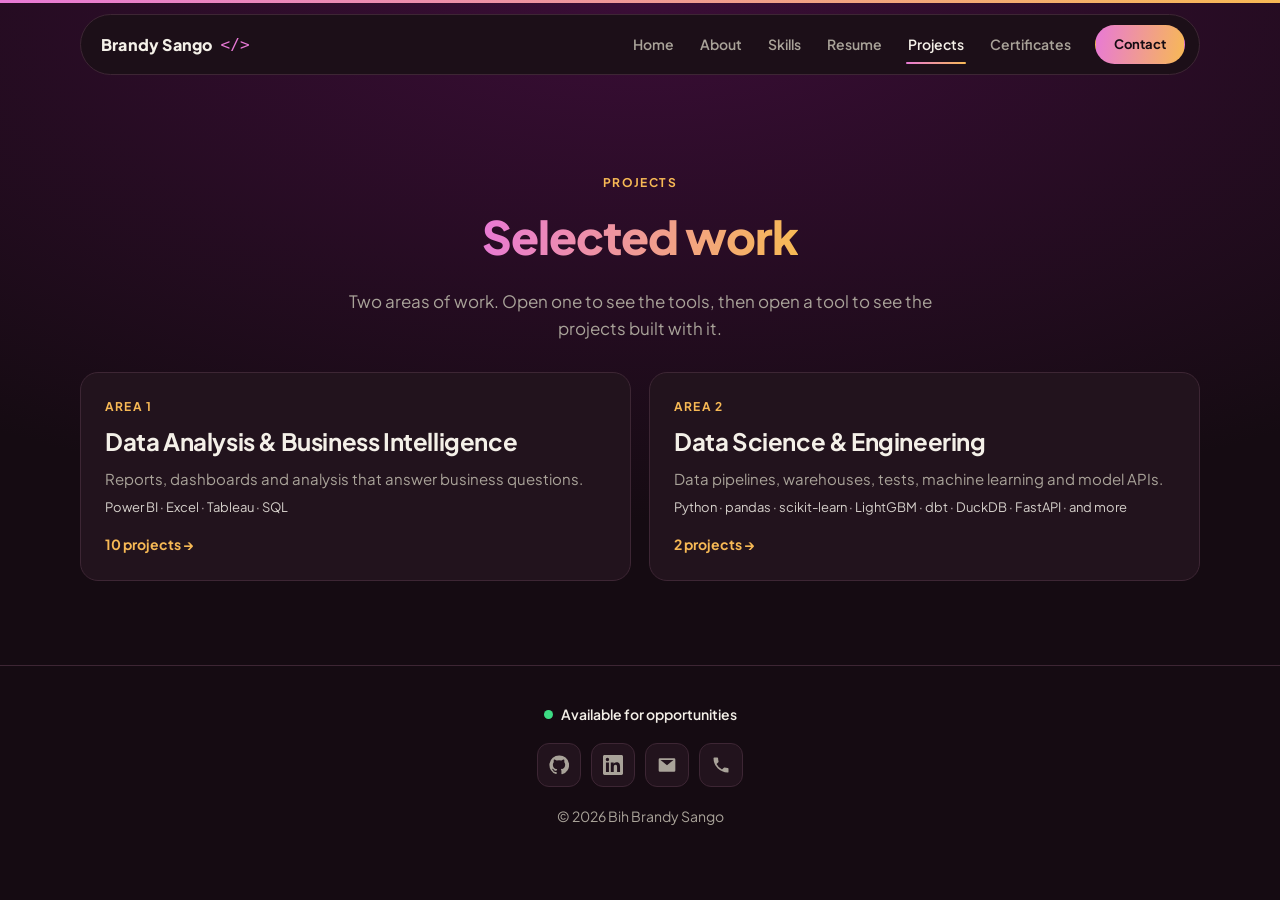
<file: projects.html>
<!doctype html>
<html lang="en">
<head>
<meta charset="utf-8">
<meta name="viewport" content="width=device-width, initial-scale=1">
<title>Projects | Brandy Sango</title>
<meta name="description" content="Data analysis, business intelligence, data science and data engineering projects by Brandy Sango: Power BI, Excel, Tableau, SQL and Python, each with the code and findings on GitHub.">
<link rel="preconnect" href="https://fonts.googleapis.com">
<link rel="preconnect" href="https://fonts.gstatic.com" crossorigin>
<link href="https://fonts.googleapis.com/css2?family=Plus+Jakarta+Sans:wght@400;500;600;700;800&display=swap" rel="stylesheet">
<link rel="stylesheet" href="assets/css/style.css?v=20261107b">
</head>
<body>
<header class="nav">
  <a class="logo" href="index.html">Brandy Sango <i>&lt;/&gt;</i></a>
  <button class="burger" aria-label="Menu"><svg width="22" height="22" viewBox="0 0 24 24" fill="none" stroke="currentColor" stroke-width="2" stroke-linecap="round"><path d="M4 7h16M4 12h16M4 17h16"/></svg></button>
  <nav class="menu">
    <a class="link" href="index.html">Home</a>
    <a class="link" href="index.html#about">About</a>
    <a class="link" href="index.html#skills">Skills</a>
    <a class="link" href="resume.html">Resume</a>
    <a class="link on" href="projects.html">Projects</a>
    <a class="link" href="certificates.html">Certificates</a>
    <a class="btn fill sm" href="contact.html">Contact</a>
  </nav>
</header>
<main>
<section style="padding-top:60px">
  <div class="wrap">
    <nav class="crumb" id="crumb" aria-label="Where you are"></nav>
    <div class="layer" id="L1">
      <div class="eyebrow">Projects</div>
      <h2 class="title"><span class="grad">Selected work</span></h2>
      <p class="lede">Two areas of work. Open one to see the tools, then open a tool to see the projects built with it.</p>
      <div class="atiles">
        <a class="atile" href="#bi"><span class="a-k">Area 1</span><b>Data Analysis &amp; Business Intelligence</b><span class="a-d">Reports, dashboards and analysis that answer business questions.</span><span class="a-t">Power BI · Excel · Tableau · SQL</span><span class="a-n">10 projects →</span></a>
        <a class="atile" href="#ds"><span class="a-k">Area 2</span><b>Data Science &amp; Engineering</b><span class="a-d">Data pipelines, warehouses, tests, machine learning and model APIs.</span><span class="a-t">Python · pandas · scikit-learn · LightGBM · dbt · DuckDB · FastAPI · and more</span><span class="a-n">2 projects →</span></a>
      </div>
    </div>
    <div class="layer" id="L2bi" hidden>
      <h2 class="title"><span class="grad">Data Analysis &amp; Business Intelligence</span></h2>
      <p class="lede">Pick a tool to see the projects built with it.</p>
      <div class="ttiles">
<a class="ttile" href="#bi/power-bi"><b>Power BI</b><span class="tt-desc">Reports, DAX models and dashboards</span><span class="tt-n">6 projects →</span></a>
<a class="ttile" href="#bi/excel"><b>Excel</b><span class="tt-desc">Workbooks, pivots and slicers</span><span class="tt-n">2 projects →</span></a>
<a class="ttile" href="#bi/tableau"><b>Tableau</b><span class="tt-desc">Dashboards and data storytelling</span><span class="tt-n">1 project →</span></a>
<a class="ttile" href="#bi/sql"><b>SQL</b><span class="tt-desc">Queries on a relational database</span><span class="tt-n">1 project →</span></a>
      </div>
    </div>
    <div class="layer" id="L2ds" hidden>
      <h2 class="title"><span class="grad">Data Science &amp; Engineering</span></h2>
      <p class="lede">Data pipelines, warehouses, tests, machine learning and model APIs. The tools used across these projects:</p>
      <div class="dstools"><div class="dsgroup"><h3 class="tgroup">Programming and data handling</h3><div class="chips"><span class="chip">Python</span><span class="chip">pandas</span><span class="chip">NumPy</span><span class="chip">SQL</span></div></div><div class="dsgroup"><h3 class="tgroup">Machine learning</h3><div class="chips"><span class="chip">scikit-learn</span><span class="chip">LightGBM</span><span class="chip">SHAP</span><span class="chip">Matplotlib</span></div></div><div class="dsgroup"><h3 class="tgroup">Data engineering and testing</h3><div class="chips"><span class="chip">dbt</span><span class="chip">DuckDB</span><span class="chip">pytest</span><span class="chip">GitHub Actions</span></div></div><div class="dsgroup"><h3 class="tgroup">Apps and reporting</h3><div class="chips"><span class="chip">FastAPI</span><span class="chip">Streamlit</span><span class="chip">Power BI</span></div></div></div>
    </div>
    <div class="layer" id="L3" hidden>
      <h2 class="title" id="L3title"></h2>
      <p class="lede" id="L3lede"></p>
      <div class="cards" id="cards">
      <article data-area="bi" data-tools="power-bi" class="pcard vcard rv d0" data-tag="Power BI">
        <div class="shot">
          <div class="ticker" aria-hidden="true"><span>196 CASES  ·  49 COUNTRIES  ·  3.0-YEAR PAYBACK  ·  34% RETURN  ·  SUBSIDY SIMULATOR  ·  POWER BI  ·  196 CASES  ·  49 COUNTRIES  ·  3.0-YEAR PAYBACK  ·  34% RETURN  ·  SUBSIDY SIMULATOR  ·  POWER BI  ·  196 CASES  ·  49 COUNTRIES  ·  3.0-YEAR PAYBACK  ·  34% RETURN  ·  SUBSIDY SIMULATOR  ·  POWER BI  ·  196 CASES  ·  49 COUNTRIES  ·  3.0-YEAR PAYBACK  ·  34% RETURN  ·  SUBSIDY SIMULATOR  ·  POWER BI  ·  </span></div>
          <video class="cover" src="projects/solar/solar-tour.mp4" poster="projects/solar/poster.jpg" muted loop playsinline preload="none" aria-label="Silent screen recording of every page of the Solar for African SMEs Power BI report"></video>
          <span class="badge"><i></i>POWER BI</span>
          <button class="play" type="button" aria-label="Watch the 51-second walkthrough"><svg viewBox="0 0 24 24" width="22" height="22"><path d="M8 5v14l11-7z" fill="currentColor"/></svg></button>
        </div>
        <div class="body">
          <h3>Solar for African SMEs <span class="tag">· Power BI</span></h3>
          <div class="tools-line">Power BI · DAX · Power Query · Deneb</div>
          <p>Does solar pay for itself for small businesses in <strong>49</strong> African countries? Yes, in <strong>3.0 years</strong> on average. Five pages with a clickable map and a subsidy simulator. Team capstone (SolarSense AI): my role was the data analysis.</p>
          <div class="actions"><a class="btn fill sm" href="projects/solar/">See every page</a><a class="btn line sm" href="https://github.com/bihbrandysango-cloud/solar-sme-financial-impact" target="_blank" rel="noopener">Power BI files</a><button class="btn line sm watch" type="button">Watch video</button></div>
        </div>
      </article>
      <article data-area="bi" data-tools="power-bi" class="pcard vcard rv d0" data-tag="Power BI">
        <div class="shot">
          <div class="ticker" aria-hidden="true"><span>20,000 APPOINTMENTS  ·  $6.31M BILLED  ·  9 PAGES  ·  61 DAX MEASURES  ·  NO-SHOW SIMULATOR  ·  POWER BI  ·  20,000 APPOINTMENTS  ·  $6.31M BILLED  ·  9 PAGES  ·  61 DAX MEASURES  ·  NO-SHOW SIMULATOR  ·  POWER BI  ·  20,000 APPOINTMENTS  ·  $6.31M BILLED  ·  9 PAGES  ·  61 DAX MEASURES  ·  NO-SHOW SIMULATOR  ·  POWER BI  ·  20,000 APPOINTMENTS  ·  $6.31M BILLED  ·  9 PAGES  ·  61 DAX MEASURES  ·  NO-SHOW SIMULATOR  ·  POWER BI  ·  </span></div>
          <video class="cover" src="projects/vitalis/vitalis-tour.mp4" poster="projects/vitalis/poster.jpg" muted loop playsinline preload="none" aria-label="Silent screen recording of every page of the Vitalis Power BI report"></video>
          <span class="badge"><i></i>POWER BI</span>
          <button class="play" type="button" aria-label="Watch the 73-second walkthrough"><svg viewBox="0 0 24 24" width="22" height="22"><path d="M8 5v14l11-7z" fill="currentColor"/></svg></button>
        </div>
        <div class="body">
          <h3>Vitalis Healthcare <span class="tag">· Power BI</span></h3>
          <div class="tools-line">Power BI · DAX · Power Query · Deneb</div>
          <p><strong>20,000</strong> synthetic appointments and <strong>$6.31M</strong> billed across five clinics. A nine-page report with a live no-show simulator, recorded page by page.</p>
          <div class="actions"><a class="btn fill sm" href="projects/vitalis/">See every page</a><a class="btn line sm" href="https://github.com/bihbrandysango-cloud/vitalis-healthcare" target="_blank" rel="noopener">Power BI files</a><button class="btn line sm watch" type="button">Watch video</button></div>
        </div>
      </article>
      <article data-area="bi" data-tools="power-bi" class="pcard vcard rv d0" data-tag="Capstone">
        <div class="shot">
          <div class="ticker" aria-hidden="true"><span>12.8M SALES LINES  ·  80 STORES  ·  $452.1M SALES  ·  28.8% MARGIN  ·  WHAT-IF SIMULATOR  ·  POWER BI + WEB  ·  12.8M SALES LINES  ·  80 STORES  ·  $452.1M SALES  ·  28.8% MARGIN  ·  WHAT-IF SIMULATOR  ·  POWER BI + WEB  ·  12.8M SALES LINES  ·  80 STORES  ·  $452.1M SALES  ·  28.8% MARGIN  ·  WHAT-IF SIMULATOR  ·  POWER BI + WEB  ·  12.8M SALES LINES  ·  80 STORES  ·  $452.1M SALES  ·  28.8% MARGIN  ·  WHAT-IF SIMULATOR  ·  POWER BI + WEB  ·  </span></div>
          <video class="cover" src="assets/video/justdrinks-walkthrough.mp4" poster="assets/img/projects/justdrinks-cover.jpg" muted loop playsinline preload="none" aria-label="Silent screen recording of the JustDrinks web dashboard"></video>
          <span class="badge"><i></i>LIVE DEMO</span>
          <button class="play" type="button" aria-label="Watch the 55-second walkthrough"><svg viewBox="0 0 24 24" width="22" height="22"><path d="M8 5v14l11-7z" fill="currentColor"/></svg></button>
        </div>
        <div class="body">
          <h3>JustDrinks LTD <span class="tag">· Power BI + Web</span></h3>
          <div class="tools-line">Power BI · DAX · Star schema · HTML · JavaScript</div>
          <p><strong>$452.1M</strong> in sales across <strong>80</strong> stores. A 13-page Power BI report, plus a live web dashboard with a what-if simulator and a stock finding that changes with the date you use.</p>
          <div class="actions"><a class="btn fill sm" href="projects/justdrinks/">Live dashboard</a><a class="btn line sm" href="https://github.com/bihbrandysango-cloud/justdrinks-ltd-analysis#report-pages" target="_blank" rel="noopener">Power BI report</a><button class="btn line sm watch" type="button">Watch video</button></div>
        </div>
      </article>
      <article data-area="bi" data-tools="power-bi" class="pcard vcard rv d0" data-tag="Power BI">
        <div class="shot">
          <div class="ticker" aria-hidden="true"><span>$285M REVENUE  ·  23 CITIES  ·  5 YEARS  ·  52.3% MARGIN  ·  GUIDED TOUR  ·  POWER BI + WEB  ·  $285M REVENUE  ·  23 CITIES  ·  5 YEARS  ·  52.3% MARGIN  ·  GUIDED TOUR  ·  POWER BI + WEB  ·  $285M REVENUE  ·  23 CITIES  ·  5 YEARS  ·  52.3% MARGIN  ·  GUIDED TOUR  ·  POWER BI + WEB  ·  $285M REVENUE  ·  23 CITIES  ·  5 YEARS  ·  52.3% MARGIN  ·  GUIDED TOUR  ·  POWER BI + WEB  ·  </span></div>
          <video class="cover" src="projects/palmpay/palmpay-tour.mp4" poster="projects/palmpay/poster.jpg" muted loop playsinline preload="none" aria-label="Silent screen recording of the Palmpay web dashboard"></video>
          <span class="badge"><i></i>LIVE DEMO</span>
          <button class="play" type="button" aria-label="Watch the 30-second walkthrough"><svg viewBox="0 0 24 24" width="22" height="22"><path d="M8 5v14l11-7z" fill="currentColor"/></svg></button>
        </div>
        <div class="body">
          <h3>Palmpay Sales Analysis <span class="tag">· Power BI + Web</span></h3>
          <div class="tools-line">Power BI · DAX · HTML · JavaScript</div>
          <p><strong>$285M</strong> in revenue over five years. Germany grew every year and US revenue fell <strong>26%</strong> in 2009. A 12-page Power BI report plus an interactive web dashboard with a guided tour.</p>
          <div class="actions"><a class="btn fill sm" href="projects/palmpay/">Live dashboard</a><a class="btn line sm" href="https://github.com/bihbrandysango-cloud/palmpay-bi-assessment" target="_blank" rel="noopener">Power BI report</a><button class="btn line sm watch" type="button">Watch video</button></div>
        </div>
      </article>
      <article data-area="bi" data-tools="power-bi" class="pcard rv d0" data-tag="Power BI">
        <div class="shot"><img src="assets/img/projects/revenue.jpg" alt="Revenue Rhythm dashboard" loading="lazy"></div>
        <div class="body">
          <h3>Revenue Rhythm <span class="tag">· Power BI</span></h3>
          <div class="tools-line">Power BI · DAX</div>
          <p>When does the money come in? Four busy months bring in <strong>36%</strong> of <strong>$118.7M</strong> in sales, and Q4 2014 is the best quarter for profit.</p>
          <div class="actions"><a class="btn fill sm" href="https://github.com/bihbrandysango-cloud/revenue-rhythm" target="_blank" rel="noopener">GitHub</a></div>
        </div>
      </article>
      <article data-area="bi" data-tools="power-bi" class="pcard rv d2" data-tag="Power BI">
        <div class="shot"><img src="assets/img/projects/financial.jpg" alt="Financial Sales Analysis dashboard" loading="lazy"></div>
        <div class="body">
          <h3>Financial Sales Analysis <span class="tag">· Power BI</span></h3>
          <div class="tools-line">Power BI · DAX</div>
          <p><strong>700</strong> transactions across five countries: <strong>$118.7M</strong> in sales but only 14 cents of each dollar kept as profit. Government earns <strong>67%</strong> of profit.</p>
          <div class="actions"><a class="btn fill sm" href="https://github.com/bihbrandysango-cloud/financial-sales-analysis" target="_blank" rel="noopener">GitHub</a></div>
        </div>
      </article>
      <article data-area="bi" data-tools="excel" class="pcard vcard rv d1" data-tag="Excel">
        <div class="shot">
          <div class="ticker" aria-hidden="true"><span>110,300 VISITS  ·  $276M COST  ·  5,000 PATIENTS  ·  SIX SLICERS  ·  COST PER PATIENT  ·  EXCEL + WEB  ·  110,300 VISITS  ·  $276M COST  ·  5,000 PATIENTS  ·  SIX SLICERS  ·  COST PER PATIENT  ·  EXCEL + WEB  ·  110,300 VISITS  ·  $276M COST  ·  5,000 PATIENTS  ·  SIX SLICERS  ·  COST PER PATIENT  ·  EXCEL + WEB  ·  110,300 VISITS  ·  $276M COST  ·  5,000 PATIENTS  ·  SIX SLICERS  ·  COST PER PATIENT  ·  EXCEL + WEB  ·  </span></div>
          <video class="cover" src="projects/health/health-tour.mp4" poster="projects/health/poster.jpg" muted loop playsinline preload="none" aria-label="Silent screen recording of the Health Analysis live dashboard"></video>
          <span class="badge"><i></i>LIVE DEMO</span>
          <button class="play" type="button" aria-label="Watch the 39-second walkthrough"><svg viewBox="0 0 24 24" width="22" height="22"><path d="M8 5v14l11-7z" fill="currentColor"/></svg></button>
        </div>
        <div class="body">
          <h3>Healthcare Cost Analysis <span class="tag">· Excel + Web</span></h3>
          <div class="tools-line">Excel · PivotTables · Slicers · HTML · JavaScript</div>
          <p><strong>110,300</strong> synthetic patient visits from 2022 to 2023 in a one-screen Excel dashboard with six slicers, plus a live web version with cost per patient and data quality pages.</p>
          <div class="actions"><a class="btn fill sm" href="projects/health/">Live dashboard</a><a class="btn line sm" href="https://github.com/bihbrandysango-cloud/Health-Analysis-Excel" target="_blank" rel="noopener">Excel workbook</a><button class="btn line sm watch" type="button">Watch video</button></div>
        </div>
      </article>
      <article data-area="bi" data-tools="excel" class="pcard vcard rv d1" data-tag="Excel">
        <div class="shot">
          <div class="ticker" aria-hidden="true"><span>832 TRANSACTIONS  ·  $985K REVENUE  ·  8.8% UNDER TARGET  ·  4 OF 12 MONTHS  ·  RISK SIMULATOR  ·  EXCEL + WEB  ·  832 TRANSACTIONS  ·  $985K REVENUE  ·  8.8% UNDER TARGET  ·  4 OF 12 MONTHS  ·  RISK SIMULATOR  ·  EXCEL + WEB  ·  832 TRANSACTIONS  ·  $985K REVENUE  ·  8.8% UNDER TARGET  ·  4 OF 12 MONTHS  ·  RISK SIMULATOR  ·  EXCEL + WEB  ·  832 TRANSACTIONS  ·  $985K REVENUE  ·  8.8% UNDER TARGET  ·  4 OF 12 MONTHS  ·  RISK SIMULATOR  ·  EXCEL + WEB  ·  </span></div>
          <video class="cover" src="projects/sales/sales-tour.mp4" poster="projects/sales/poster.jpg" muted loop playsinline preload="none" aria-label="Silent screen recording of the Sales Performance vs Target live dashboard"></video>
          <span class="badge"><i></i>LIVE DEMO</span>
          <button class="play" type="button" aria-label="Watch the 38-second walkthrough"><svg viewBox="0 0 24 24" width="22" height="22"><path d="M8 5v14l11-7z" fill="currentColor"/></svg></button>
        </div>
        <div class="body">
          <h3>Sales Performance vs Target <span class="tag">· Excel + Web</span></h3>
          <div class="tools-line">Excel · PivotTables · Slicers · HTML · JavaScript</div>
          <p><strong>$985K</strong> in revenue across <strong>832</strong> synthetic 2021 transactions, 8.8% under target. An Excel dashboard, plus a live web version with a risk simulator.</p>
          <div class="actions"><a class="btn fill sm" href="projects/sales/">Live dashboard</a><a class="btn line sm" href="https://github.com/bihbrandysango-cloud/Sales-Analysis-Excel" target="_blank" rel="noopener">Excel workbook</a><button class="btn line sm watch" type="button">Watch video</button></div>
        </div>
      </article>
      <article data-area="bi" data-tools="tableau" class="pcard vcard rv d1" data-tag="Tableau">
        <div class="shot">
          <div class="ticker" aria-hidden="true"><span>500,000 RECORDS  ·  185 COUNTRIES  ·  $665B INCOME  ·  70.5% SPENT  ·  12 SEGMENTS  ·  LOAN SIMULATOR  ·  500,000 RECORDS  ·  185 COUNTRIES  ·  $665B INCOME  ·  70.5% SPENT  ·  12 SEGMENTS  ·  LOAN SIMULATOR  ·  500,000 RECORDS  ·  185 COUNTRIES  ·  $665B INCOME  ·  70.5% SPENT  ·  12 SEGMENTS  ·  LOAN SIMULATOR  ·  500,000 RECORDS  ·  185 COUNTRIES  ·  $665B INCOME  ·  70.5% SPENT  ·  12 SEGMENTS  ·  LOAN SIMULATOR  ·  </span></div>
          <video class="cover" src="projects/consumer-spending/consumer-tour.mp4" poster="projects/consumer-spending/poster.jpg" muted loop playsinline preload="none" aria-label="Silent screen recording of the Consumer Spending Power live dashboard"></video>
          <span class="badge"><i></i>LIVE DEMO</span>
          <button class="play" type="button" aria-label="Watch the 40-second walkthrough"><svg viewBox="0 0 24 24" width="22" height="22"><path d="M8 5v14l11-7z" fill="currentColor"/></svg></button>
        </div>
        <div class="body">
          <h3>Consumer Spending Power <span class="tag">· Tableau + Web</span></h3>
          <div class="tools-line">Tableau · Data storytelling · HTML · JavaScript</div>
          <p><strong>500,000</strong> survey records from <strong>185</strong> countries, turned into recommendations for a consumer credit company. A Tableau dashboard plus a live web version with a loan capacity simulator.</p>
          <div class="actions"><a class="btn fill sm" href="projects/consumer-spending/">Live dashboard</a><a class="btn line sm" href="https://github.com/bihbrandysango-cloud/credpal-consumer-spending-tableau" target="_blank" rel="noopener">Tableau workbook</a><button class="btn line sm watch" type="button">Watch video</button></div>
        </div>
      </article>
      <article data-area="bi" data-tools="sql" class="pcard vcard rv d1" data-tag="SQL">
        <div class="shot">
          <div class="ticker" aria-hidden="true"><span>1,047 SALES  ·  $105.6M PROFIT  ·  5 COUNTRIES  ·  7 BRANDS  ·  20 SQL QUERIES  ·  LIVE SQL LAB  ·  1,047 SALES  ·  $105.6M PROFIT  ·  5 COUNTRIES  ·  7 BRANDS  ·  20 SQL QUERIES  ·  LIVE SQL LAB  ·  1,047 SALES  ·  $105.6M PROFIT  ·  5 COUNTRIES  ·  7 BRANDS  ·  20 SQL QUERIES  ·  LIVE SQL LAB  ·  1,047 SALES  ·  $105.6M PROFIT  ·  5 COUNTRIES  ·  7 BRANDS  ·  20 SQL QUERIES  ·  LIVE SQL LAB  ·  </span></div>
          <video class="cover" src="projects/brewery/brewery-tour.mp4" poster="projects/brewery/poster.jpg" muted loop playsinline preload="none" aria-label="Silent screen recording of the West Africa Brewery live dashboard"></video>
          <span class="badge"><i></i>LIVE DEMO</span>
          <button class="play" type="button" aria-label="Watch the 38-second walkthrough"><svg viewBox="0 0 24 24" width="22" height="22"><path d="M8 5v14l11-7z" fill="currentColor"/></svg></button>
        </div>
        <div class="body">
          <h3>West Africa Brewery Sales <span class="tag">· SQL + Web</span></h3>
          <div class="tools-line">PostgreSQL · SQL · HTML · JavaScript</div>
          <p><strong>20</strong> business questions answered in SQL on <strong>1,047</strong> sales across five countries from 2017 to 2019. A live dashboard with filters, plus a SQL Lab where you can run the queries yourself.</p>
          <div class="actions"><a class="btn fill sm" href="projects/brewery/">Live dashboard</a><a class="btn line sm" href="https://github.com/bihbrandysango-cloud/west-africa-brewery-sql-analysis" target="_blank" rel="noopener">SQL on GitHub</a><button class="btn line sm watch" type="button">Watch video</button></div>
        </div>
      </article>
      <article data-area="ds" data-tools="python pandas numpy sql scikit-learn dbt duckdb pytest github-actions power-bi" class="pcard rv d0" data-tag="Python">
        <div class="shot"><img src="projects/food-price-watch/pipeline-card.jpg" alt="Pipeline diagram of Cameroon Food Price Watch: HDX API, Python fetch, dbt on DuckDB, forecast, export, run monthly by GitHub Actions" loading="lazy"></div>
        <div class="body">
          <h3>Cameroon Food Price Watch <span class="tag">· Python · dbt · ML</span></h3>
          <div class="tools-line">Python · pandas · scikit-learn · dbt · DuckDB · pytest · GitHub Actions · Power BI</div>
          <p>A monthly data pipeline over World Food Programme prices in <strong>76</strong> markets, with <strong>27</strong> data checks, <strong>21</strong> code tests and a forecast tested on <strong>5,136</strong> predictions. It found a maize crash: <strong>15 of 18</strong> markets well below normal.</p>
          <div class="actions"><a class="btn fill sm" href="projects/food-price-watch/">How it works</a><a class="btn line sm" href="https://github.com/bihbrandysango-cloud/cameroon-food-price-watch" target="_blank" rel="noopener">Code on GitHub</a><a class="btn line sm" href="projects/food-price-watch/#v">Watch the report</a></div>
        </div>
      </article>
      <article data-area="ds" data-tools="python pandas numpy scikit-learn lightgbm shap matplotlib duckdb pytest github-actions fastapi streamlit" class="pcard rv d1" data-tag="Python">
        <div class="shot"><img src="projects/fraud-alarm/card.jpg" alt="Bar chart: when thieves change habits, the new fraud alarm still catches 73 to 100% of thefts while older alarms fall to about 25%" loading="lazy"></div>
        <div class="body">
          <h3>Mobile Money Fraud Alarm <span class="tag">· Python · ML · SHAP</span></h3>
          <div class="tools-line">Python · DuckDB · LightGBM · scikit-learn · SHAP · FastAPI · Streamlit · JavaScript · pytest · GitHub Actions</div>
          <p>Public notebooks claim <strong>99%</strong> accuracy on mobile money fraud. On real traffic that model does worse than doing nothing. My alarm, tested against smarter thieves on <strong>6.36 million</strong> transactions, catches <strong>73%</strong> of thefts in the hardest test against <strong>25%</strong> for the original, and stops <strong>96.5%</strong> of the stolen money.</p>
          <div class="actions"><a class="btn fill sm" href="projects/fraud-alarm/">How it works</a><a class="btn line sm" href="https://pixel-perfect-page-615.lovable.app" target="_blank" rel="noopener">Live demo</a><a class="btn line sm" href="https://github.com/bihbrandysango-cloud/mobile-money-fraud-detection" target="_blank" rel="noopener">Code on GitHub</a></div>
        </div>
      </article>
      </div>
    </div>
  </div>
</section>
</main>
<footer>
  <div class="wrap">
    <div class="avail">Available for opportunities</div>
    <div class="social">
      <a href="https://github.com/bihbrandysango-cloud" aria-label="GitHub" target="_blank" rel="noopener"><svg viewBox="0 0 24 24"><path d="M12 .5a11.5 11.5 0 0 0-3.64 22.41c.58.1.79-.25.79-.56v-2c-3.2.7-3.88-1.37-3.88-1.37-.52-1.33-1.28-1.69-1.28-1.69-1.05-.72.08-.7.08-.7 1.15.08 1.76 1.19 1.76 1.19 1.02 1.76 2.68 1.25 3.34.96.1-.74.4-1.25.73-1.54-2.55-.29-5.24-1.28-5.24-5.69 0-1.26.45-2.28 1.19-3.09-.12-.29-.52-1.46.11-3.04 0 0 .97-.31 3.18 1.18a11 11 0 0 1 5.78 0c2.2-1.49 3.17-1.18 3.17-1.18.63 1.58.23 2.75.11 3.04.74.81 1.18 1.83 1.18 3.09 0 4.42-2.69 5.39-5.26 5.68.41.36.78 1.06.78 2.14v3.17c0 .31.21.67.8.56A11.5 11.5 0 0 0 12 .5z"/></svg></a>
      <a href="https://www.linkedin.com/in/bihbrandy/" aria-label="LinkedIn" target="_blank" rel="noopener"><svg viewBox="0 0 24 24"><path d="M20.45 20.45h-3.56v-5.57c0-1.33-.03-3.04-1.85-3.04-1.86 0-2.14 1.45-2.14 2.95v5.66H9.35V9h3.41v1.56h.05c.48-.9 1.64-1.85 3.37-1.85 3.6 0 4.27 2.37 4.27 5.46v6.28zM5.34 7.43a2.06 2.06 0 1 1 0-4.12 2.06 2.06 0 0 1 0 4.12zM7.12 20.45H3.56V9h3.56v11.45zM22.22 0H1.77C.79 0 0 .77 0 1.73v20.54C0 23.23.79 24 1.77 24h20.45c.98 0 1.78-.77 1.78-1.73V1.73C24 .77 23.2 0 22.22 0z"/></svg></a>
      <a href="mailto:bihbrandy15@gmail.com" aria-label="Email"><svg viewBox="0 0 24 24"><path d="M2 5.5A1.5 1.5 0 0 1 3.5 4h17A1.5 1.5 0 0 1 22 5.5v13a1.5 1.5 0 0 1-1.5 1.5h-17A1.5 1.5 0 0 1 2 18.5v-13zm2.2.5L12 12.2 19.8 6H4.2z"/></svg></a>
      <a href="tel:+237651899848" aria-label="Call +237 651 899 848"><svg viewBox="0 0 24 24"><path d="M6.62 10.79a15.05 15.05 0 0 0 6.59 6.59l2.2-2.2a1 1 0 0 1 1.01-.24 11.36 11.36 0 0 0 3.58.57 1 1 0 0 1 1 1V20a1 1 0 0 1-1 1A17 17 0 0 1 3 4a1 1 0 0 1 1-1h3.5a1 1 0 0 1 1 1c0 1.25.2 2.45.57 3.57a1 1 0 0 1-.25 1.02l-2.2 2.2z"/></svg></a>
    </div>
    © 2026 Bih Brandy Sango
  </div>
</footer>
<script src="assets/js/main.js"></script>
<script src="assets/js/video-card.js"></script>
<script>
(function(){
var L={bi:"Data Analysis & Business Intelligence",ds:"Data Science & Engineering"};
var old={"data-analysis":"bi","data-science":"ds","power-bi":"bi/power-bi","excel":"bi/excel","tableau":"bi/tableau","sql":"bi/sql","python":"ds"};
var crumb=document.getElementById("crumb"),cards=document.querySelectorAll("#cards .pcard");
function name(area,tool){var a=document.querySelector('.ttile[href="#'+area+'/'+tool+'"] b');return a?a.textContent:tool}
function show(){
  var h=decodeURIComponent(location.hash.replace("#",""));if(old[h])h=old[h];
  var parts=h.split("/"),area=L[parts[0]]?parts[0]:"",tool=area==="bi"&&parts[1]?parts[1]:"";
  document.getElementById("L3title").hidden=document.getElementById("L3lede").hidden=false;
  document.querySelectorAll(".layer").forEach(function(x){x.hidden=true});
  var c='<a href="#">Projects</a>';
  if(!area){document.getElementById("L1").hidden=false;crumb.innerHTML="";}
  else if(area==="ds"){document.getElementById("L2ds").hidden=false;cards.forEach(function(k){k.hidden=k.dataset.area!=="ds"});document.getElementById("L3title").hidden=document.getElementById("L3lede").hidden=true;document.getElementById("L3").hidden=false;crumb.innerHTML=c+' <i>›</i> <span>'+L[area]+'</span>';}
  else if(!tool){document.getElementById("L2"+area).hidden=false;crumb.innerHTML=c+' <i>›</i> <span>'+L[area]+'</span>';}
  else{
    var n=0;cards.forEach(function(k){var on=k.dataset.area===area&&k.dataset.tools.split(" ").indexOf(tool)>-1;k.hidden=!on;if(on)n++});
    document.getElementById("L3title").innerHTML='<span class="grad">'+name(area,tool)+'</span>';
    document.getElementById("L3lede").textContent=n+(n===1?" project":" projects")+" in "+L[area]+" built with "+name(area,tool)+".";
    document.getElementById("L3").hidden=false;
    crumb.innerHTML=c+' <i>›</i> <a href="#'+area+'">'+L[area]+'</a> <i>›</i> <span>'+name(area,tool)+'</span>';
  }
  window.scrollTo(0,0);
}
window.addEventListener("hashchange",show);show();
})();
</script>
</body>
</html>
</file>
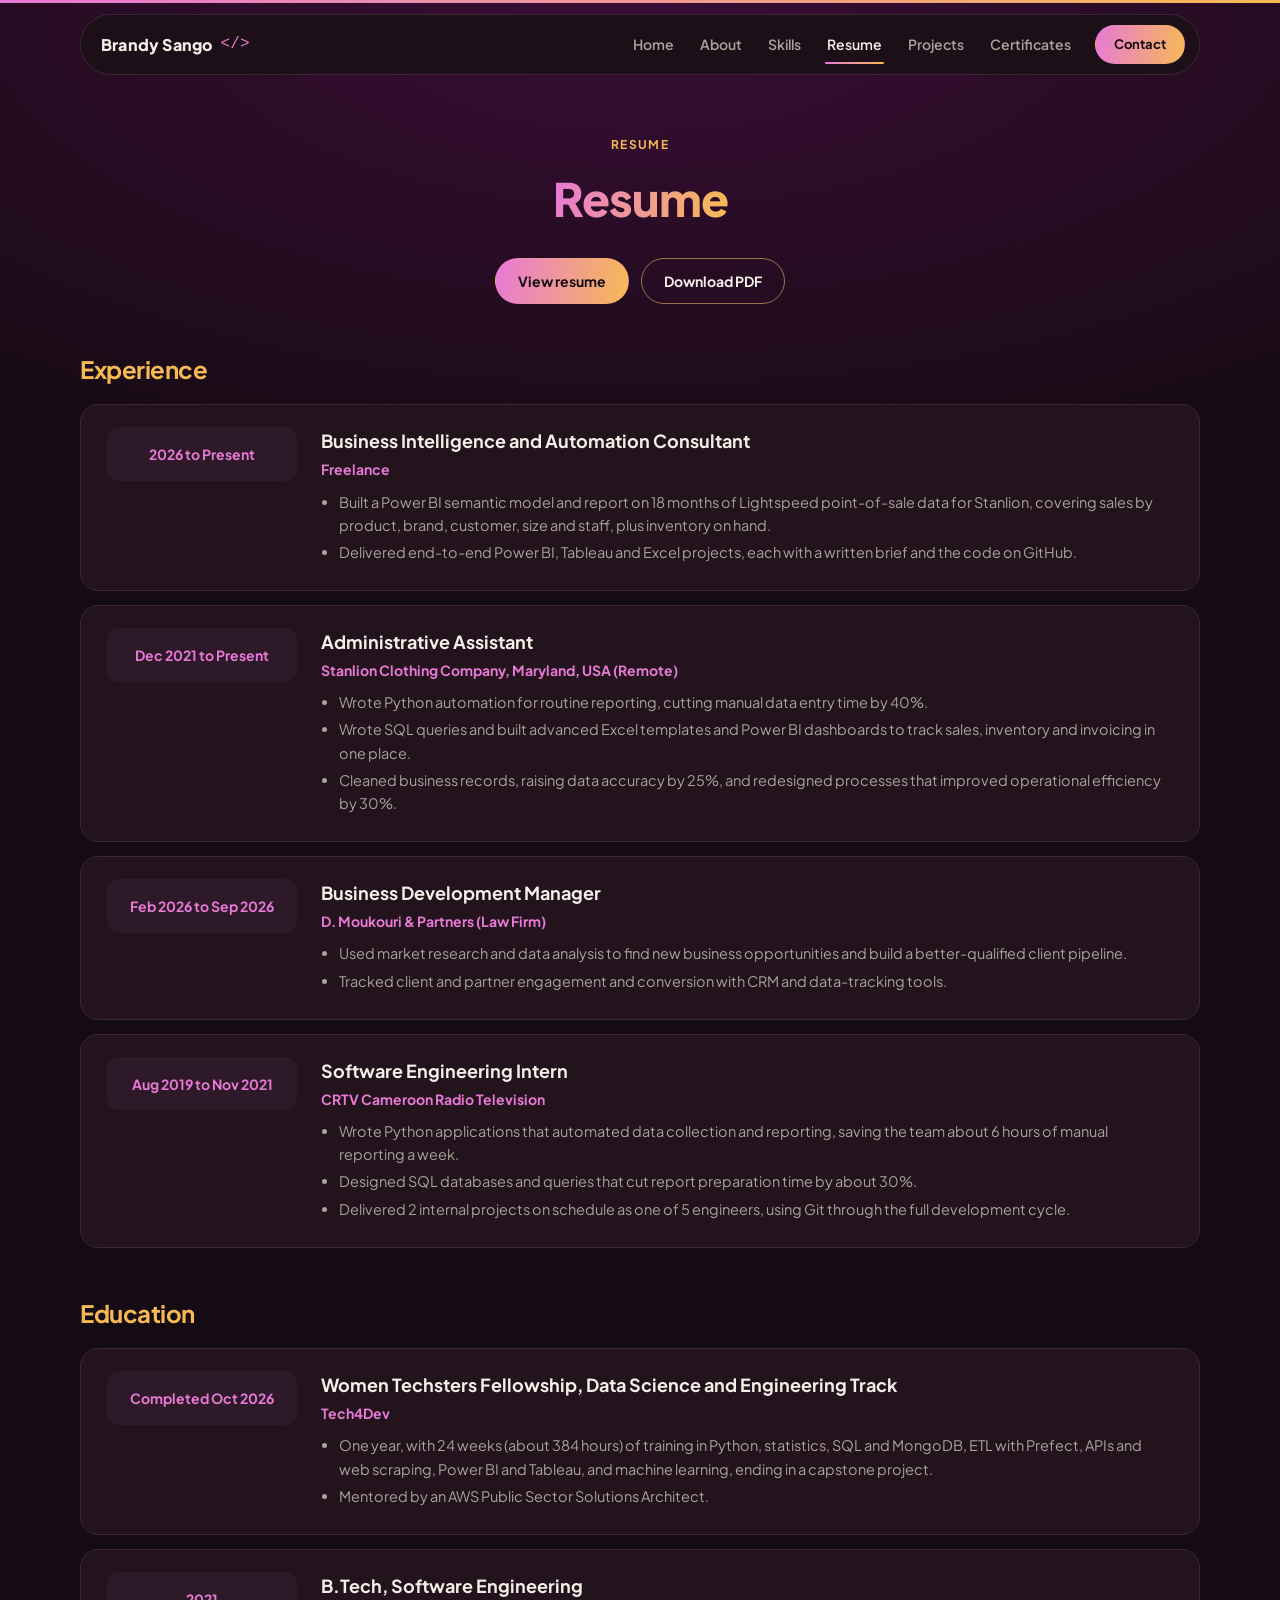
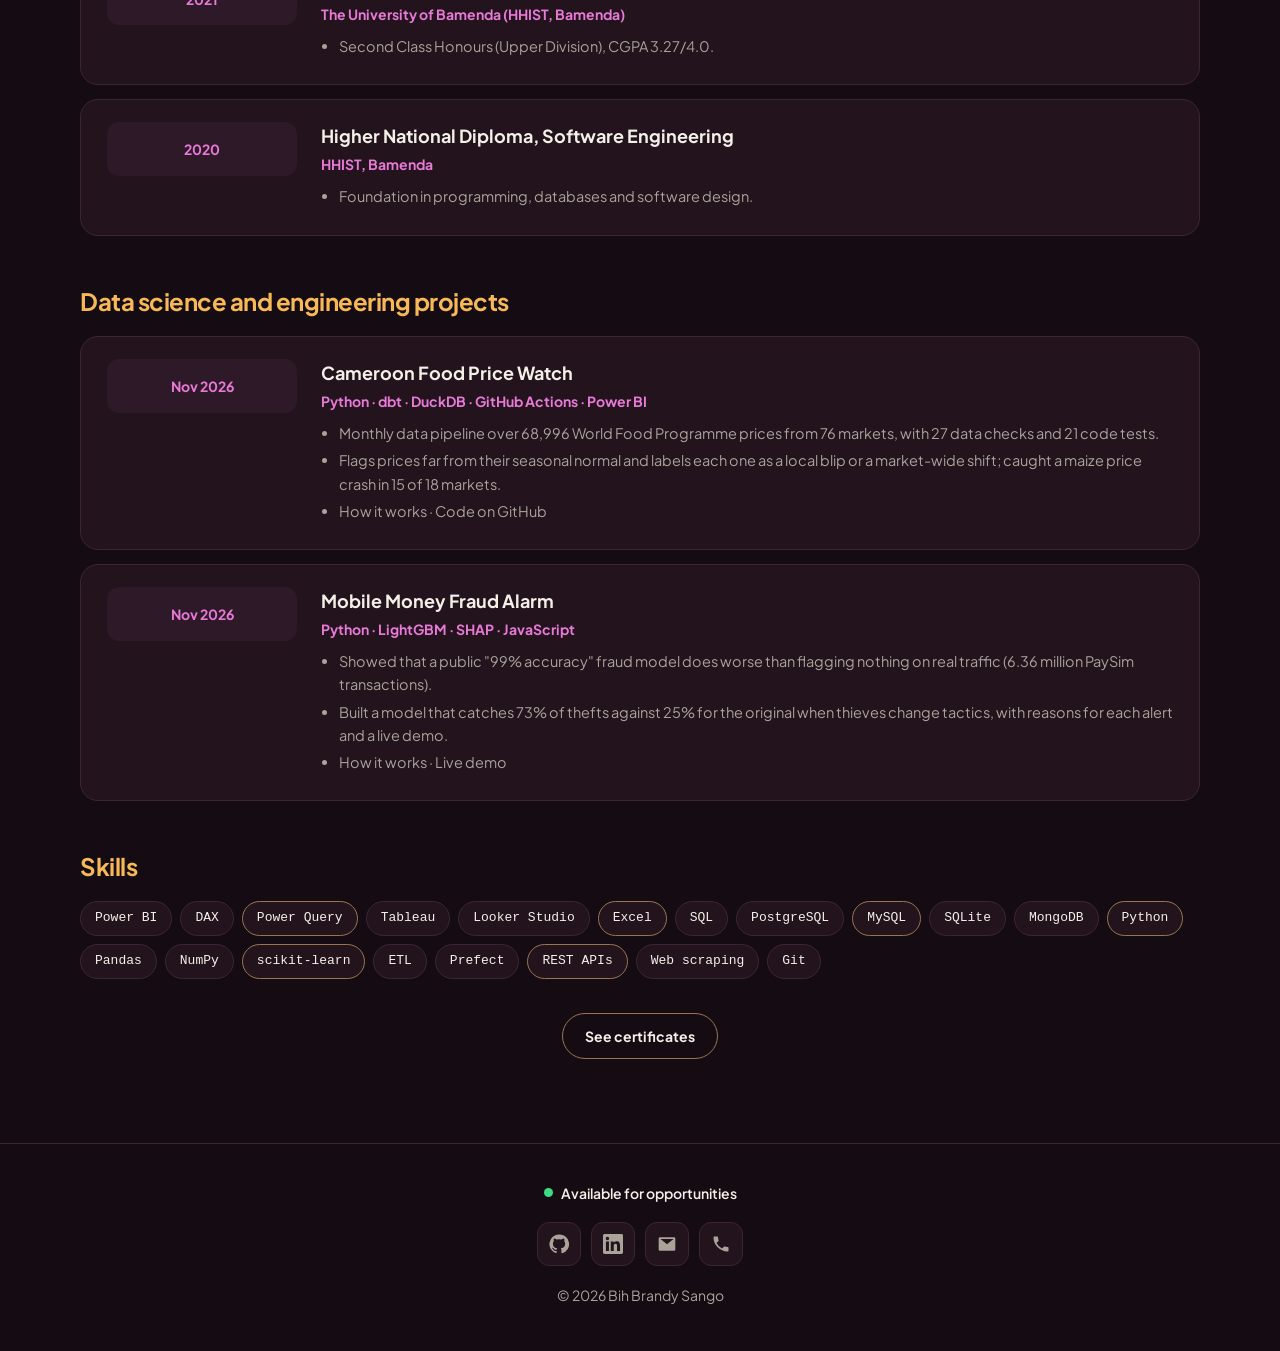
<file: resume.html>
<!doctype html>
<html lang="en">
<head>
<meta charset="utf-8">
<meta name="viewport" content="width=device-width, initial-scale=1">
<title>Resume | Brandy Sango</title>
<meta name="description" content="Experience, education and skills of Brandy Sango, business intelligence analyst. Download the PDF.">
<link rel="preconnect" href="https://fonts.googleapis.com">
<link rel="preconnect" href="https://fonts.gstatic.com" crossorigin>
<link href="https://fonts.googleapis.com/css2?family=Plus+Jakarta+Sans:wght@400;500;600;700;800&display=swap" rel="stylesheet">
<link rel="stylesheet" href="assets/css/style.css">
</head>
<body>
<header class="nav">
  <a class="logo" href="index.html">Brandy Sango <i>&lt;/&gt;</i></a>
  <button class="burger" aria-label="Menu"><svg width="22" height="22" viewBox="0 0 24 24" fill="none" stroke="currentColor" stroke-width="2" stroke-linecap="round"><path d="M4 7h16M4 12h16M4 17h16"/></svg></button>
  <nav class="menu">
    <a class="link" href="index.html">Home</a>
    <a class="link" href="index.html#about">About</a>
    <a class="link" href="index.html#skills">Skills</a>
    <a class="link on" href="resume.html" aria-current="page">Resume</a>
    <a class="link" href="projects.html">Projects</a>
    <a class="link" href="certificates.html">Certificates</a>
    <a class="btn fill sm" href="contact.html">Contact</a>
  </nav>
</header>
<main>
<section style="padding-top:60px">
  <div class="wrap">
    <div class="eyebrow">Resume</div>
    <h2 class="title"><span class="grad">Resume</span></h2>
    <div class="cta" style="margin-top:22px">
      <a class="btn fill" href="assets/docs/Bih-Brandy-Sango-Resume-BI-Analyst.pdf" target="_blank" rel="noopener">View resume</a>
      <a class="btn line" href="assets/docs/Bih-Brandy-Sango-Resume-BI-Analyst.pdf" download>Download PDF</a>
    </div>
    <h3 class="sub rv">Experience</h3>
    <div class="xlist">
      <div class="xcard rv"><div class="xdate"><b>2026 to Present</b></div><div class="xbody"><h3>Business Intelligence and Automation Consultant</h3><div class="cissuer">Freelance</div><ul><li>Built a Power BI semantic model and report on 18 months of Lightspeed point-of-sale data for Stanlion, covering sales by product, brand, customer, size and staff, plus inventory on hand.</li><li>Delivered end-to-end Power BI, Tableau and Excel projects, each with a written brief and the code on GitHub.</li></ul></div></div>
      <div class="xcard rv"><div class="xdate"><b>Dec 2021 to Present</b></div><div class="xbody"><h3>Administrative Assistant</h3><div class="cissuer">Stanlion Clothing Company, Maryland, USA (Remote)</div><ul><li>Wrote Python automation for routine reporting, cutting manual data entry time by 40%.</li><li>Wrote SQL queries and built advanced Excel templates and Power BI dashboards to track sales, inventory and invoicing in one place.</li><li>Cleaned business records, raising data accuracy by 25%, and redesigned processes that improved operational efficiency by 30%.</li></ul></div></div>
      <div class="xcard rv"><div class="xdate"><b>Feb 2026 to Sep 2026</b></div><div class="xbody"><h3>Business Development Manager</h3><div class="cissuer">D. Moukouri &amp; Partners (Law Firm)</div><ul><li>Used market research and data analysis to find new business opportunities and build a better-qualified client pipeline.</li><li>Tracked client and partner engagement and conversion with CRM and data-tracking tools.</li></ul></div></div>
      <div class="xcard rv"><div class="xdate"><b>Aug 2019 to Nov 2021</b></div><div class="xbody"><h3>Software Engineering Intern</h3><div class="cissuer">CRTV Cameroon Radio Television</div><ul><li>Wrote Python applications that automated data collection and reporting, saving the team about 6 hours of manual reporting a week.</li><li>Designed SQL databases and queries that cut report preparation time by about 30%.</li><li>Delivered 2 internal projects on schedule as one of 5 engineers, using Git through the full development cycle.</li></ul></div></div>
    </div>
    <h3 class="sub rv">Education</h3>
    <div class="xlist">
      <div class="xcard rv"><div class="xdate"><b>Completed Oct 2026</b></div><div class="xbody"><h3>Women Techsters Fellowship, Data Science and Engineering Track</h3><div class="cissuer">Tech4Dev</div><ul><li>One year, with 24 weeks (about 384 hours) of training in Python, statistics, SQL and MongoDB, ETL with Prefect, APIs and web scraping, Power BI and Tableau, and machine learning, ending in a capstone project.</li><li>Mentored by an AWS Public Sector Solutions Architect.</li></ul></div></div>
      <div class="xcard rv"><div class="xdate"><b>2021</b></div><div class="xbody"><h3>B.Tech, Software Engineering</h3><div class="cissuer">The University of Bamenda (HHIST, Bamenda)</div><ul><li>Second Class Honours (Upper Division), CGPA 3.27/4.0.</li></ul></div></div>
      <div class="xcard rv"><div class="xdate"><b>2020</b></div><div class="xbody"><h3>Higher National Diploma, Software Engineering</h3><div class="cissuer">HHIST, Bamenda</div><ul><li>Foundation in programming, databases and software design.</li></ul></div></div>
    </div>
    <h3 class="sub rv">Data science and engineering projects</h3>
    <div class="xlist">
      <div class="xcard rv"><div class="xdate"><b>Nov 2026</b></div><div class="xbody"><h3>Cameroon Food Price Watch</h3><div class="cissuer">Python · dbt · DuckDB · GitHub Actions · Power BI</div><ul><li>Monthly data pipeline over 68,996 World Food Programme prices from 76 markets, with 27 data checks and 21 code tests.</li><li>Flags prices far from their seasonal normal and labels each one as a local blip or a market-wide shift; caught a maize price crash in 15 of 18 markets.</li><li><a class="inl" href="projects/food-price-watch/">How it works</a> · <a class="inl" href="https://github.com/bihbrandysango-cloud/cameroon-food-price-watch" target="_blank" rel="noopener">Code on GitHub</a></li></ul></div></div>
      <div class="xcard rv"><div class="xdate"><b>Nov 2026</b></div><div class="xbody"><h3>Mobile Money Fraud Alarm</h3><div class="cissuer">Python · LightGBM · SHAP · JavaScript</div><ul><li>Showed that a public "99% accuracy" fraud model does worse than flagging nothing on real traffic (6.36 million PaySim transactions).</li><li>Built a model that catches 73% of thefts against 25% for the original when thieves change tactics, with reasons for each alert and a live demo.</li><li><a class="inl" href="projects/fraud-alarm/">How it works</a> · <a class="inl" href="https://pixel-perfect-page-615.lovable.app" target="_blank" rel="noopener">Live demo</a></li></ul></div></div>
    </div>
    <h3 class="sub rv">Skills</h3>
    <div class="chips rv" style="justify-content:flex-start">
      <span class="chip">Power BI</span><span class="chip">DAX</span><span class="chip">Power Query</span><span class="chip">Tableau</span><span class="chip">Looker Studio</span><span class="chip">Excel</span><span class="chip">SQL</span><span class="chip">PostgreSQL</span><span class="chip">MySQL</span><span class="chip">SQLite</span><span class="chip">MongoDB</span><span class="chip">Python</span><span class="chip">Pandas</span><span class="chip">NumPy</span><span class="chip">scikit-learn</span><span class="chip">ETL</span><span class="chip">Prefect</span><span class="chip">REST APIs</span><span class="chip">Web scraping</span><span class="chip">Git</span>
    </div>
    <div class="more"><a class="btn line" href="certificates.html">See certificates</a></div>
  </div>
</section>
</main>
<footer>
  <div class="wrap">
    <div class="avail">Available for opportunities</div>
    <div class="social">
      <a href="https://github.com/bihbrandysango-cloud" aria-label="GitHub" target="_blank" rel="noopener"><svg viewBox="0 0 24 24"><path d="M12 .5a11.5 11.5 0 0 0-3.64 22.41c.58.1.79-.25.79-.56v-2c-3.2.7-3.88-1.37-3.88-1.37-.52-1.33-1.28-1.69-1.28-1.69-1.05-.72.08-.7.08-.7 1.15.08 1.76 1.19 1.76 1.19 1.02 1.76 2.68 1.25 3.34.96.1-.74.4-1.25.73-1.54-2.55-.29-5.24-1.28-5.24-5.69 0-1.26.45-2.28 1.19-3.09-.12-.29-.52-1.46.11-3.04 0 0 .97-.31 3.18 1.18a11 11 0 0 1 5.78 0c2.2-1.49 3.17-1.18 3.17-1.18.63 1.58.23 2.75.11 3.04.74.81 1.18 1.83 1.18 3.09 0 4.42-2.69 5.39-5.26 5.68.41.36.78 1.06.78 2.14v3.17c0 .31.21.67.8.56A11.5 11.5 0 0 0 12 .5z"/></svg></a>
      <a href="https://www.linkedin.com/in/bihbrandy/" aria-label="LinkedIn" target="_blank" rel="noopener"><svg viewBox="0 0 24 24"><path d="M20.45 20.45h-3.56v-5.57c0-1.33-.03-3.04-1.85-3.04-1.86 0-2.14 1.45-2.14 2.95v5.66H9.35V9h3.41v1.56h.05c.48-.9 1.64-1.85 3.37-1.85 3.6 0 4.27 2.37 4.27 5.46v6.28zM5.34 7.43a2.06 2.06 0 1 1 0-4.12 2.06 2.06 0 0 1 0 4.12zM7.12 20.45H3.56V9h3.56v11.45zM22.22 0H1.77C.79 0 0 .77 0 1.73v20.54C0 23.23.79 24 1.77 24h20.45c.98 0 1.78-.77 1.78-1.73V1.73C24 .77 23.2 0 22.22 0z"/></svg></a>
      <a href="mailto:bihbrandy15@gmail.com" aria-label="Email"><svg viewBox="0 0 24 24"><path d="M2 5.5A1.5 1.5 0 0 1 3.5 4h17A1.5 1.5 0 0 1 22 5.5v13a1.5 1.5 0 0 1-1.5 1.5h-17A1.5 1.5 0 0 1 2 18.5v-13zm2.2.5L12 12.2 19.8 6H4.2z"/></svg></a>
      <a href="tel:+237651899848" aria-label="Call +237 651 899 848"><svg viewBox="0 0 24 24"><path d="M6.62 10.79a15.05 15.05 0 0 0 6.59 6.59l2.2-2.2a1 1 0 0 1 1.01-.24 11.36 11.36 0 0 0 3.58.57 1 1 0 0 1 1 1V20a1 1 0 0 1-1 1A17 17 0 0 1 3 4a1 1 0 0 1 1-1h3.5a1 1 0 0 1 1 1c0 1.25.2 2.45.57 3.57a1 1 0 0 1-.25 1.02l-2.2 2.2z"/></svg></a>
    </div>
    © 2026 Bih Brandy Sango
  </div>
</footer>
<script src="assets/js/main.js"></script>
<script src="assets/js/page.js"></script>
</body>
</html>
</file>
<file: assets/css/style.css>
:root {
  --bg: #150b12;
  --bg-2: #1c0f18;
  --card: #22131d;
  --line: #3d2634;
  --bronze: #9a7650;
  --text: #f4f0e8;
  --muted: #a9a399;
  --coral: #e879d6;
  --gold: #f7b955;
  --grad: linear-gradient(100deg, var(--coral), var(--gold));
  --radius: 18px;
  --max: 1120px;
}
* { box-sizing: border-box; }
html { scroll-behavior: smooth; }
body {
  margin: 0; background: radial-gradient(ellipse 90% 520px at 50% 0, #3a0d36 0%, rgba(58,13,54,0) 100%) no-repeat, var(--bg); color: var(--text);
  font-family: "Plus Jakarta Sans", system-ui, -apple-system, "Segoe UI", sans-serif;
  line-height: 1.6; -webkit-font-smoothing: antialiased; overflow-x: hidden;
}
body::before {
  content: ""; position: fixed; inset: 0 0 auto 0; height: 3px; z-index: 60;
  background: var(--grad);
}
a { color: inherit; text-decoration: none; }
img { max-width: 100%; display: block; }
.wrap { width: min(var(--max), 100% - 40px); margin: 0 auto; }
.grad {
  background: linear-gradient(100deg, var(--coral), var(--gold), var(--coral));
  background-size: 200% 100%;
  -webkit-background-clip: text; background-clip: text; color: transparent;
  animation: shimmer 6s linear infinite;
}
@keyframes shimmer { to { background-position: -200% 0; } }

/* nav */
.nav {
  position: sticky; top: 14px; z-index: 50; margin: 14px auto 0;
  width: min(var(--max), 100% - 28px);
  display: flex; align-items: center; gap: 22px;
  padding: 10px 14px 10px 20px; border-radius: 999px;
  background: var(--bg-2);
  border: 1px solid var(--line);
}
.logo { font-weight: 800; letter-spacing: .2px; margin-right: auto; display: flex; align-items: center; gap: 8px; }
.logo i { font-style: normal; color: var(--coral); font-family: ui-monospace, Consolas, monospace; font-weight: 500; }
.nav a.link { color: var(--muted); font-size: 14px; font-weight: 600; padding: 6px 2px; position: relative; transition: color .2s; }
.nav a.link:hover, .nav a.link.on { color: var(--text); }
.nav a.link.on::after, .nav a.link:hover::after {
  content: ""; position: absolute; left: 0; right: 0; bottom: -2px; height: 2px; border-radius: 2px; background: var(--grad);
}
.btn {
  display: inline-flex; align-items: center; gap: 8px; font-weight: 700; font-size: 14px;
  padding: 11px 22px; border-radius: 999px; border: 1px solid transparent; cursor: pointer;
  transition: transform .2s, box-shadow .25s, background .2s, border-color .2s;
}
.btn.fill { background: var(--grad); color: #150b12; }
.btn.fill:hover { transform: translateY(-2px); }
.btn.line { border-color: var(--bronze); color: var(--text); background: transparent; }
.btn.line:hover { border-color: var(--gold); transform: translateY(-2px); background: rgba(247, 185, 85, .07); }
.btn.sm { padding: 8px 18px; font-size: 13px; }
.burger { display: none; background: none; border: 0; color: var(--text); width: 36px; height: 36px; cursor: pointer; }

/* hero */
.hero { position: relative; padding: 70px 0 30px; text-align: center; overflow: hidden; }
.hero .wrap { position: relative; z-index: 1; }
.pill {
  display: inline-block; font-size: 12px; font-weight: 700; letter-spacing: .6px; text-transform: uppercase;
  padding: 6px 16px; border-radius: 999px; color: var(--gold);
  background: rgba(247, 185, 85, .09); border: 1px solid rgba(138, 106, 71, .55);
}
.hero h1 { font-size: clamp(38px, 7vw, 74px); line-height: 1.04; margin: 22px 0 14px; font-weight: 800; letter-spacing: -1.5px; }
.hero .tools { color: var(--muted); font-size: 16px; margin: 0 0 28px; font-family: ui-monospace, Consolas, monospace; }
.cta { display: flex; gap: 12px; justify-content: center; flex-wrap: wrap; }
.social { display: flex; gap: 10px; justify-content: center; margin-top: 26px; }
.social a {
  width: 44px; height: 44px; border-radius: 12px; display: grid; place-items: center;
  background: var(--card); border: 1px solid var(--line); color: var(--muted);
  transition: transform .2s, color .2s, border-color .2s;
}
.social a:hover { color: var(--gold); border-color: var(--bronze); transform: translateY(-3px); }
.social svg { width: 20px; height: 20px; fill: currentColor; }

/* photo */
.photo { position: relative; width: min(340px, 78vw); margin: 52px auto 0; aspect-ratio: 1; }
.photo .frame {
  position: absolute; inset: 0; border-radius: 50%; overflow: hidden;
  background: #692161;
  animation: bob 6s ease-in-out infinite;
}
.photo img { width: 100%; height: 100%; object-fit: cover; object-position: 50% 50%; mix-blend-mode: normal; }
.photo .ring { position: absolute; inset: -14px; border: 2px solid var(--bronze); border-radius: 50%; }
.dots { position: absolute; width: 56px; height: 90px; background-image: radial-gradient(var(--gold) 2.2px, transparent 2.4px); background-size: 14px 14px; opacity: .75; }
.dots.a { right: -34px; top: 30px; }
.dots.b { left: -34px; bottom: 36px; background-image: radial-gradient(var(--coral) 2.2px, transparent 2.4px); }
@keyframes bob { 50% { transform: translateY(-8px); } }

/* sections */
section { padding: 84px 0; }
.eyebrow { text-align: center; color: var(--gold); font-size: 12px; font-weight: 700; letter-spacing: 1.4px; text-transform: uppercase; }
h2.title { text-align: center; font-size: clamp(30px, 5vw, 46px); margin: 8px 0 14px; letter-spacing: -1px; font-weight: 800; }
.lede { text-align: center; color: var(--muted); max-width: 640px; margin: 0 auto; font-size: 17px; }

/* stats */
.stats { display: grid; grid-template-columns: repeat(auto-fit, minmax(190px, 1fr)); gap: 16px; margin-top: 8px; }
.stat {
  background: var(--card); border: 1px solid var(--line); border-radius: var(--radius); padding: 26px 20px; text-align: center;
  transition: transform .25s, border-color .25s;
}
.stat:hover { transform: translateY(-4px); border-color: var(--bronze); }
.stat b { display: block; font-size: 40px; font-weight: 800; letter-spacing: -1px; }
.stat span { color: var(--muted); font-size: 14px; }

/* project cards */
.cards { display: grid; grid-template-columns: repeat(auto-fit, minmax(300px, 1fr)); gap: 22px; margin-top: 40px; }
.pcard {
  background: var(--card); border: 1px solid var(--line); border-radius: var(--radius); overflow: hidden;
  display: flex; flex-direction: column; transition: transform .3s, border-color .3s, box-shadow .3s;
}
.pcard:hover { transform: translateY(-6px); border-color: var(--bronze); }
.pcard .shot { aspect-ratio: 16 / 9; overflow: hidden; border-bottom: 1px solid var(--line); background: #000; }
.pcard .shot img { width: 100%; height: 100%; object-fit: cover; transition: transform .6s; }
.pcard:hover .shot img { transform: scale(1.05); }
.pcard .body { padding: 20px 22px 24px; display: flex; flex-direction: column; gap: 8px; flex: 1; }
.pcard h3 { margin: 0; font-size: 19px; line-height: 1.3; }
.tag { font-size: 12px; font-weight: 700; color: var(--coral); }
.tools-line { color: var(--gold); font-size: 13px; font-weight: 700; }
.pcard p { margin: 0; color: var(--muted); font-size: 14.5px; }
.pcard p strong { color: var(--text); }
.pcard .actions { margin-top: auto; padding-top: 12px; display: flex; gap: 8px; flex-wrap: wrap; }
.more { text-align: center; margin-top: 34px; }

/* skills marquee */
.marquee { overflow: hidden; border-block: 1px solid var(--line); padding: 20px 0; background: var(--bg-2); }
.track { display: flex; gap: 14px; width: max-content; animation: slide 32s linear infinite; }
.marquee:hover .track { animation-play-state: paused; }
.chip {
  font-family: ui-monospace, Consolas, monospace; font-size: 14px; padding: 8px 18px; border-radius: 999px;
  border: 1px solid var(--line); color: var(--text); background: var(--card); white-space: nowrap;
}
.chip:nth-child(3n) { border-color: var(--bronze); }
@keyframes slide { to { transform: translateX(-50%); } }

/* skills */
.skills { display: grid; grid-template-columns: repeat(auto-fit, minmax(min(100%, 460px), 1fr)); gap: 18px; margin-top: 34px; }
.skillbox { background: var(--card); border: 1px solid var(--line); border-radius: var(--radius); padding: 22px; transition: border-color .25s, transform .25s; }
.skillbox:hover { border-color: var(--bronze); transform: translateY(-4px); }
.skillbox h3 { margin: 0 0 14px; font-size: 16px; color: var(--gold); }
.chips { display: flex; flex-wrap: wrap; gap: 8px; }
.chips .chip { font-size: 13px; padding: 6px 14px; transition: border-color .2s, color .2s; }
.chips .chip:hover { border-color: var(--coral); color: var(--coral); }

/* about */
.about { max-width: 720px; margin: 0 auto; text-align: center; }
.about p { color: var(--muted); font-size: 18px; margin: 0 0 14px; }
.about p b { color: var(--text); font-weight: 700; }

/* footer */
footer { border-top: 1px solid var(--line); padding: 36px 0 44px; text-align: center; color: var(--muted); font-size: 14px; }
footer .social { margin: 0 0 18px; }
.avail { display: inline-flex; align-items: center; gap: 8px; color: var(--text); font-weight: 600; margin-bottom: 18px; }
.avail::before { content: ""; width: 9px; height: 9px; border-radius: 50%; background: #3ddc84; animation: pulse 2s infinite; }
@keyframes pulse { 50% { opacity: .35; } }

/* reveal */
.rv { opacity: 0; transform: translateY(26px); transition: opacity .7s ease, transform .7s ease; }
.rv.in { opacity: 1; transform: none; }
.rv.d1 { transition-delay: .1s; } .rv.d2 { transition-delay: .2s; } .rv.d3 { transition-delay: .3s; }

@media (max-width: 860px) {
  .nav { gap: 10px; border-radius: 22px; flex-wrap: wrap; }
  .burger { display: block; }
  .nav .menu { display: none; width: 100%; flex-direction: column; gap: 10px; padding: 8px 0 6px; }
  .nav.open .menu { display: flex; }
  .nav .menu { order: 3; }
}
@media (min-width: 861px) { .nav .menu { display: contents; } }
@media (prefers-reduced-motion: reduce) {
  *, *::before, *::after { animation: none !important; transition: none !important; }
  .rv { opacity: 1; transform: none; }
}

/* certificates */
.filters { display: flex; gap: 8px; justify-content: center; flex-wrap: wrap; margin: 26px 0 8px; }
.fchip { font: 600 13px "Plus Jakarta Sans", sans-serif; color: var(--muted); background: var(--card); border: 1px solid var(--line); padding: 8px 18px; border-radius: 999px; cursor: pointer; transition: all .2s; }
.fchip:hover { color: var(--text); border-color: var(--bronze); }
.fchip.on { background: var(--grad); color: #150b12; border-color: transparent; }
.clist { margin-top: 24px; display: grid; gap: 12px; }
.crow { display: flex; align-items: center; gap: 18px; background: var(--card); border: 1px solid var(--line); border-radius: var(--radius); padding: 18px 22px; transition: transform .25s, border-color .25s, box-shadow .25s; }
.crow:hover { transform: translateX(6px); border-color: var(--bronze); }
.crow.hide { display: none; }
.cthumb { flex: none; width: 52px; height: 52px; border-radius: 14px; background: #2d1927; border: 1px solid var(--line); display: grid; place-items: center; }
.cthumb svg { width: 24px; height: 24px; fill: var(--gold); }
.cmain { flex: 1; min-width: 0; }
.cmain h3 { margin: 0; font-size: 17px; line-height: 1.3; }
.cissuer { color: var(--coral); font-weight: 700; font-size: 14px; margin: 2px 0; }
.cmain p { margin: 0; color: var(--muted); font-size: 14px; }
.cdate { flex: none; text-align: right; color: var(--muted); font: 500 13px ui-monospace, Consolas, monospace; }
.cdate span { display: block; color: var(--gold); margin-top: 4px; font-family: "Plus Jakarta Sans", sans-serif; font-weight: 700; }
@media (max-width: 640px) { .crow { flex-wrap: wrap; } .cdate { text-align: left; width: 100%; } .cthumb { width: 44px; height: 44px; } }

/* resume */
.sub { margin: 46px 0 16px; font-size: 24px; letter-spacing: -.5px; color: var(--gold); }
.xlist { display: grid; gap: 14px; }
.xcard { display: grid; grid-template-columns: 190px 1fr; gap: 24px; background: var(--card); border: 1px solid var(--line); border-radius: var(--radius); padding: 22px 26px; transition: border-color .25s, transform .25s; }
.xcard:hover { border-color: var(--bronze); transform: translateY(-3px); }
.xdate { background: #2d1927; border-radius: 12px; padding: 14px; text-align: center; align-self: start; }
.xdate b { color: var(--coral); font-size: 14px; }
.xbody h3 { margin: 0; font-size: 18px; }
.xbody ul { margin: 10px 0 0; padding-left: 18px; color: var(--muted); font-size: 14.5px; }
.xbody li { margin: 4px 0; }
@media (max-width: 720px) { .xcard { grid-template-columns: 1fr; gap: 12px; } .xdate { text-align: left; } }

/* hero entrance */
.hero .pill, .hero h1, .hero .tools, .hero .cta, .hero .social, .hero .photo { opacity: 0; animation: enter .9s cubic-bezier(.2,.7,.2,1) forwards; }
.hero .pill { animation-delay: .1s; }
.hero h1 { animation-delay: .25s; }
.hero .tools { animation-delay: .55s; }
.hero .cta { animation-delay: .7s; }
.hero .social { animation-delay: .85s; }
.hero .photo { animation-delay: 1s; }
@keyframes enter { from { opacity: 0; transform: translateY(18px); } to { opacity: 1; transform: none; } }
.hair { display: block; height: 1px; width: 0; margin: 0 auto 18px; background: var(--bronze); animation: hair 1.2s .5s ease forwards; }
@keyframes hair { to { width: 140px; } }
.photo .ring { animation: ringin 1.4s 1.2s ease both; }
@keyframes ringin { from { opacity: 0; transform: scale(.92); } to { opacity: 1; transform: none; } }

/* contact */
.ccards { display: grid; grid-template-columns: repeat(auto-fit, minmax(min(100%, 300px), 1fr)); gap: 16px; margin-top: 38px; }
.ccard { display: flex; align-items: center; gap: 16px; background: var(--card); border: 1px solid var(--line); border-radius: 22px; padding: 22px 24px; transition: transform .25s, border-color .25s; min-width: 0; }
a.ccard:hover { transform: translateY(-4px); border-color: var(--bronze); }
.cicon { flex: none; width: 52px; height: 52px; border-radius: 14px; background: #2d1927; border: 1px solid var(--line); display: grid; place-items: center; transition: background .25s; }
a.ccard:hover .cicon { background: rgba(232, 121, 214, .16); }
.cicon svg { width: 24px; height: 24px; fill: var(--coral); }
.ctxt { min-width: 0; display: flex; flex-direction: column; }
.ctxt b { font-size: 17px; }
.ctxt span { color: var(--muted); font-size: 14px; overflow: hidden; text-overflow: ellipsis; white-space: nowrap; }
.nav .btn.on { outline: 2px solid var(--bronze); outline-offset: 2px; }

/* about text */
.abtext { max-width: 760px; margin: 22px auto 0; text-align: left; }
.abtext p { color: var(--muted); font-size: 17px; margin: 0 0 18px; line-height: 1.75; }
.abtext p.lead { color: var(--text); font-size: 21px; font-weight: 600; line-height: 1.5; }
.abtext .tl { font-family: ui-monospace, Consolas, monospace; font-size: 14px; color: var(--text); }
.abtext .tl span { color: var(--gold); font-weight: 700; margin-right: 8px; text-transform: uppercase; font-size: 12px; letter-spacing: 1px; }
.abtext a.inl { color: var(--coral); font-weight: 700; border-bottom: 1px solid var(--bronze); }
.abtext a.inl:hover { color: var(--gold); }

/* video project card */
.vcard .shot { position: relative; }
.vcard .cover { width: 100%; height: 100%; object-fit: cover; display: block; cursor: pointer; }
.vcard .shot::after { content: ""; position: absolute; inset: 0; pointer-events: none; background: linear-gradient(to bottom, transparent 72%, rgba(21, 11, 18, .6)); }
.vcard .ticker { position: absolute; left: 0; right: 0; top: 0; z-index: 3; overflow: hidden; white-space: nowrap; background: rgba(21, 11, 18, .86); border-bottom: 1px solid var(--line); color: var(--gold); font: 700 10px/1 ui-monospace, Consolas, monospace; letter-spacing: .08em; padding: 6px 0; }
.vcard .ticker span { display: inline-block; animation: vticker 60s linear infinite; }
@keyframes vticker { to { transform: translateX(-50%); } }
.vcard .badge { position: absolute; left: 12px; top: 34px; z-index: 3; display: inline-flex; align-items: center; gap: 7px; background: rgba(21, 11, 18, .86); border: 1px solid rgba(247, 185, 85, .45); border-radius: 99px; padding: 4px 11px; color: var(--gold); font: 700 9.5px/1.2 ui-monospace, Consolas, monospace; letter-spacing: .08em; pointer-events: none; }
.vcard .badge i { width: 7px; height: 7px; border-radius: 50%; background: var(--gold); }
.vcard .play { position: absolute; right: 12px; bottom: 12px; z-index: 3; width: 44px; height: 44px; border: 0; border-radius: 50%; display: grid; place-items: center; cursor: pointer; background: var(--grad); color: #150b12; box-shadow: 0 6px 18px rgba(0, 0, 0, .45); transition: transform .2s; }
.vcard .play:hover { transform: scale(1.08); }
.vcard button.btn { font-family: inherit; cursor: pointer; }

.vmodal { width: min(1100px, 94vw); padding: 0; border: 1px solid var(--line); border-radius: var(--radius); background: #000; overflow: hidden; }
.vmodal::backdrop { background: rgba(10, 5, 9, .85); }
.vmodal video { display: block; width: 100%; height: auto; }
.vmodal .x { position: absolute; right: 10px; top: 10px; z-index: 2; width: 36px; height: 36px; border: 0; border-radius: 50%; cursor: pointer; background: rgba(21, 11, 18, .85); color: var(--text); font-size: 18px; }
@media (prefers-reduced-motion: reduce) { .vcard .ticker span { animation: none; } }

.pcard .shot video { width: 100%; height: 100%; object-fit: cover; display: block; }

/* equal cards */
.cards { grid-template-columns: repeat(auto-fill, minmax(min(100%, 320px), 1fr)); grid-auto-rows: 1fr; align-items: stretch; }
.pcard { height: 100%; min-width: 0; }
.pcard .shot { flex: none; aspect-ratio: 16 / 9; width: 100%; min-width: 0; overflow: hidden; position: relative; }
.pcard .shot img, .pcard .shot video { position: absolute; inset: 0; width: 100%; height: 100%; object-fit: cover; display: block; }
.pcard .body { flex: 1; }
.pcard h3 { min-height: 2.6em; }
.pcard p { flex: 1; }

/* tool groups */
.toolnav { margin: 30px 0 6px; position: sticky; top: 76px; z-index: 20; padding: 8px 0; background: linear-gradient(var(--bg) 70%, transparent); }
.fchip b { font-weight: 800; opacity: .7; margin-left: 4px; }
.toolgroup { margin-top: 40px; scroll-margin-top: 130px; }
.toolgroup.hide { display: none; }
.toolhead { display: flex; align-items: baseline; gap: 14px; flex-wrap: wrap; border-bottom: 1px solid var(--line); padding-bottom: 10px; }
.toolhead h3 { margin: 0; font-size: 26px; letter-spacing: -.5px; background: var(--grad); -webkit-background-clip: text; background-clip: text; color: transparent; }
.toolhead span { color: var(--muted); font-size: 14px; }
.toolgroup .cards { margin-top: 22px; }
.toolgroup .pcard { min-height: 556px; }
section.toolgroup { padding: 0; margin-top: 34px; }
.toolnav + .toolgroup { margin-top: 26px; }
/* projects page: two areas (BI, data science), each grouped by tool */
.tracknav { margin-bottom: 0; }
.tracknav .fchip { font-size: 14px; padding: 10px 20px; }
.toolnav { margin-top: 10px; }
.toolnav .fchip.hide, .area.hide { display: none; }
section.area { padding: 0; margin-top: 48px; scroll-margin-top: 110px; }
.areahead { border-left: 4px solid var(--gold); padding: 2px 0 2px 16px; }
.areahead h2 { margin: 0; font-size: 30px; letter-spacing: -.6px; }
.areahead p { margin: 4px 0 0; color: var(--muted); font-size: 15px; }
@media (max-width: 600px) { .areahead h2 { font-size: 23px; } }
/* projects page: layers (area -> tool -> projects) */
.layer[hidden], .pcard[hidden] { display: none !important; }
.crumb { font-size: 14px; color: var(--muted); margin-bottom: 18px; min-height: 20px; }
.crumb a { color: var(--gold); text-decoration: none; }
.crumb a:hover { text-decoration: underline; }
.crumb i { font-style: normal; margin: 0 6px; opacity: .6; }
.atiles { display: grid; grid-template-columns: repeat(auto-fit, minmax(300px, 1fr)); gap: 18px; margin-top: 30px; }
.atile, .ttile { display: flex; flex-direction: column; gap: 6px; text-decoration: none; color: var(--text); background: var(--card); border: 1px solid var(--line); border-radius: 18px; padding: 24px; transition: border-color .2s, transform .2s; }
.atile:hover, .ttile:hover { border-color: var(--gold); transform: translateY(-3px); }
.atile b { font-size: 24px; letter-spacing: -.4px; }
.a-k { font-size: 12px; font-weight: 700; letter-spacing: 1.2px; text-transform: uppercase; color: var(--gold); }
.a-d, .tt-desc { color: var(--muted); font-size: 15px; }
.a-t, .tt-names { font-size: 13px; color: var(--text); opacity: .85; }
.a-n, .tt-n { margin-top: auto; padding-top: 10px; font-weight: 700; font-size: 14px; color: var(--gold); }
.ttiles { display: grid; grid-template-columns: repeat(auto-fill, minmax(220px, 1fr)); gap: 14px; margin-top: 18px; }
.ttile { padding: 18px 20px; border-radius: 14px; }
.ttile b { font-size: 19px; }
.tgroup { margin: 30px 0 0; font-size: 15px; color: var(--muted); font-weight: 600; letter-spacing: .3px; }
#L3 .cards { margin-top: 26px; }
#L3 .pcard { min-height: 0; }
@media (max-width: 600px) { .ttiles { grid-template-columns: 1fr 1fr; gap: 10px; } .ttile { padding: 14px; } .ttile b { font-size: 16px; } .tt-desc, .tt-names { font-size: 12.5px; } }
/* data science page: tools listed once above the projects */
.dstools { display: grid; grid-template-columns: repeat(auto-fit, minmax(230px, 1fr)); gap: 12px 22px; margin-top: 10px; }
.dsgroup .tgroup { margin: 14px 0 8px; }
.dsgroup .chips { display: flex; flex-wrap: wrap; gap: 8px; }

/* homepage top: intro on the left, photo on the right */
.hero { text-align: left; padding: 64px 0 64px; }
.hgrid { display: grid; grid-template-columns: 1.3fr 1fr; gap: 48px; align-items: center; }
.hero .pill { text-transform: none; letter-spacing: 0; font-size: 14px; font-weight: 600; }
.hero h1 { margin: 18px 0 12px; font-size: clamp(36px, 4.6vw, 54px); }
.hero .tools { font-family: inherit; font-size: 17px; }
.hero .cta, .hero .social { justify-content: flex-start; }
.hero .photo { margin: 0 auto; width: min(320px, 70vw); }
.hero .photo .frame { animation: none; }
@media (max-width: 860px) {
  .hgrid { grid-template-columns: 1fr; gap: 36px; }
  .hero .photo { order: -1; width: min(240px, 64vw); margin: 0; }
}
@media (prefers-reduced-motion: reduce) {
  .hero .pill, .hero h1, .hero .tools, .hero .cta, .hero .social, .hero .photo { opacity: 1; }
}
</file>
